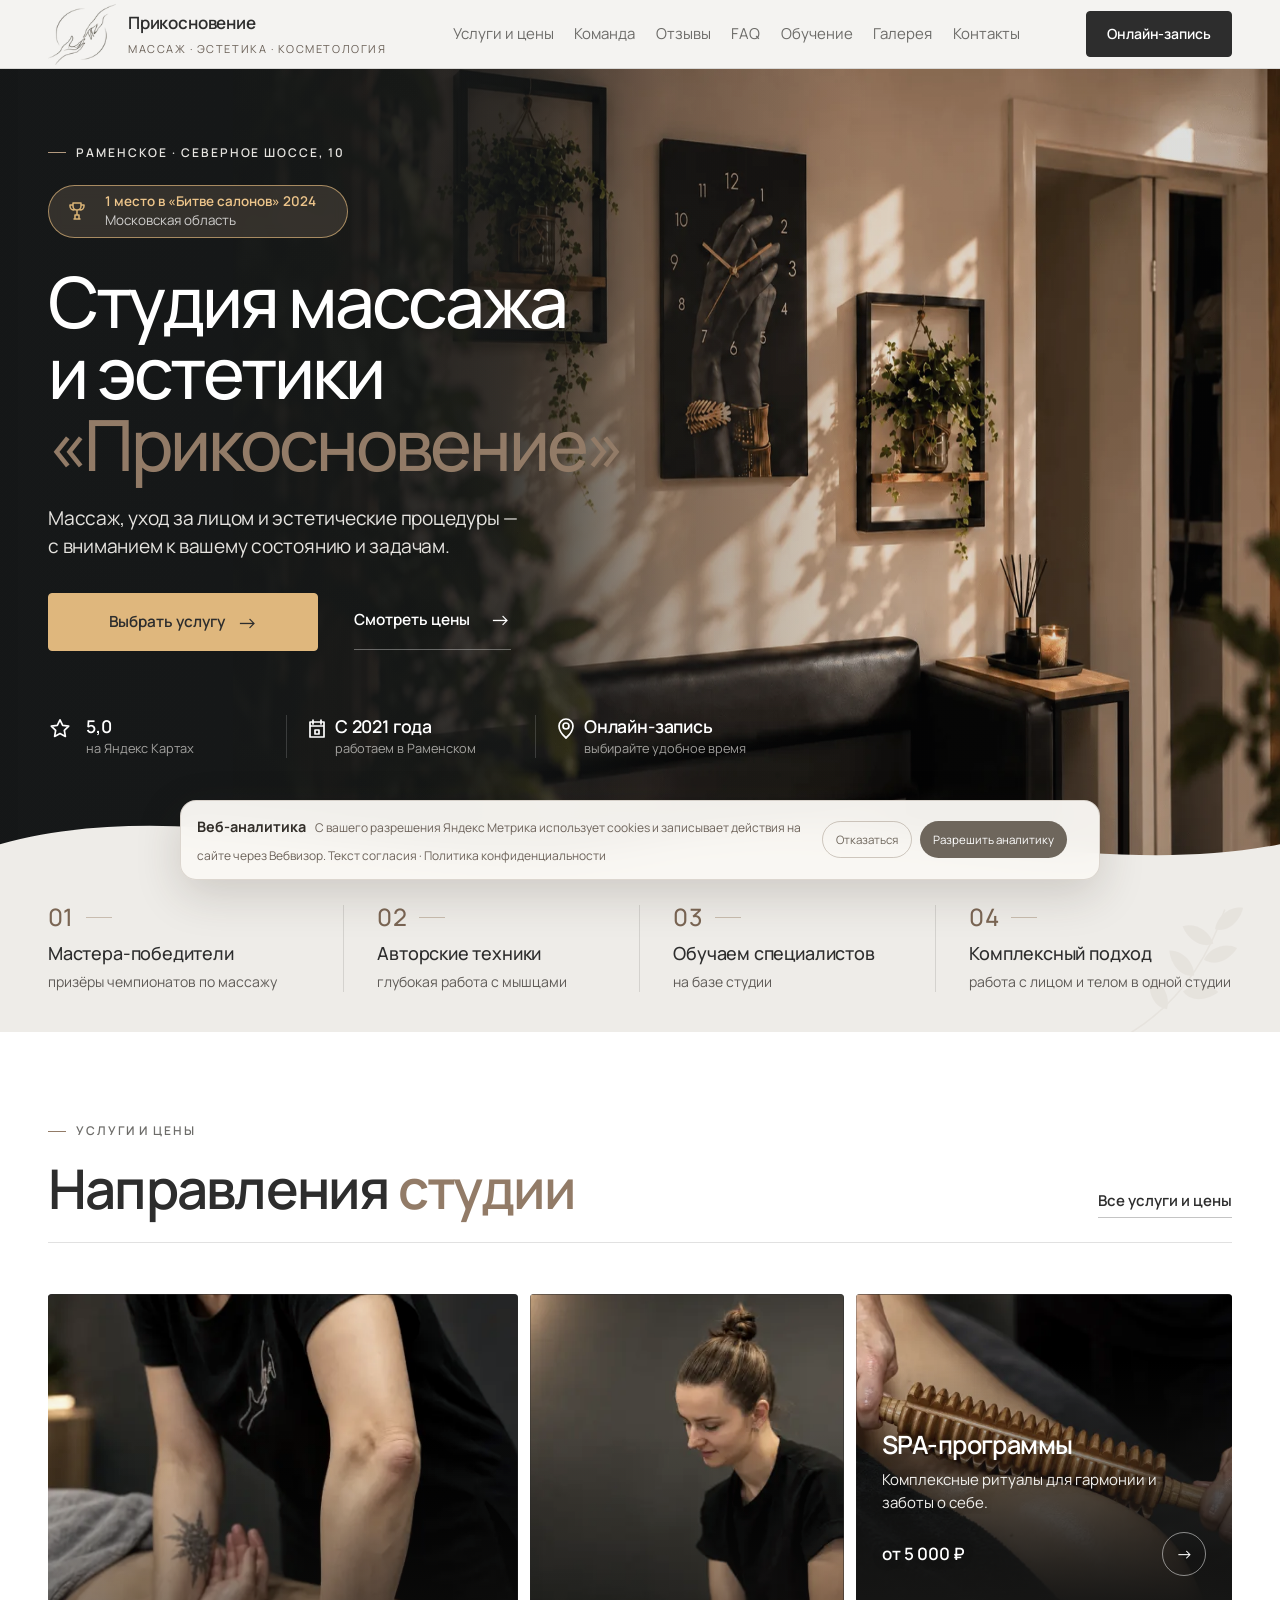
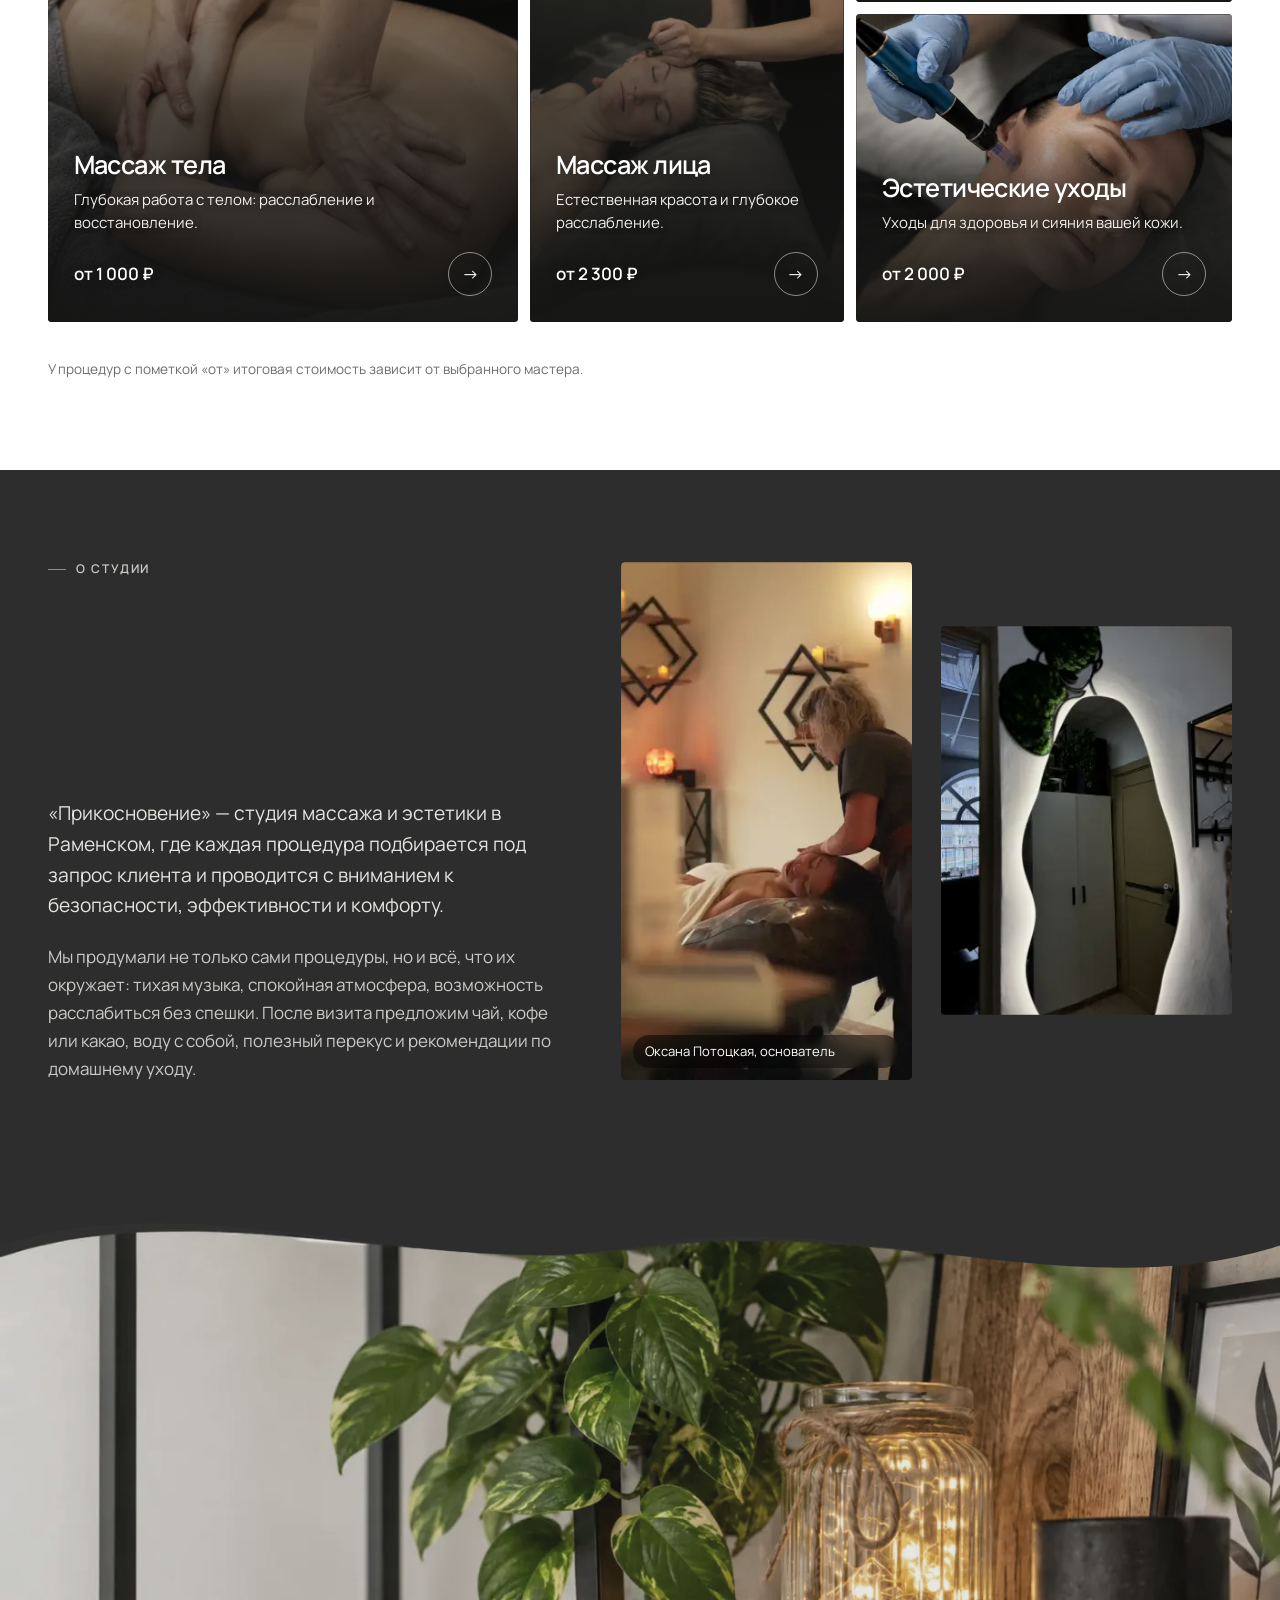
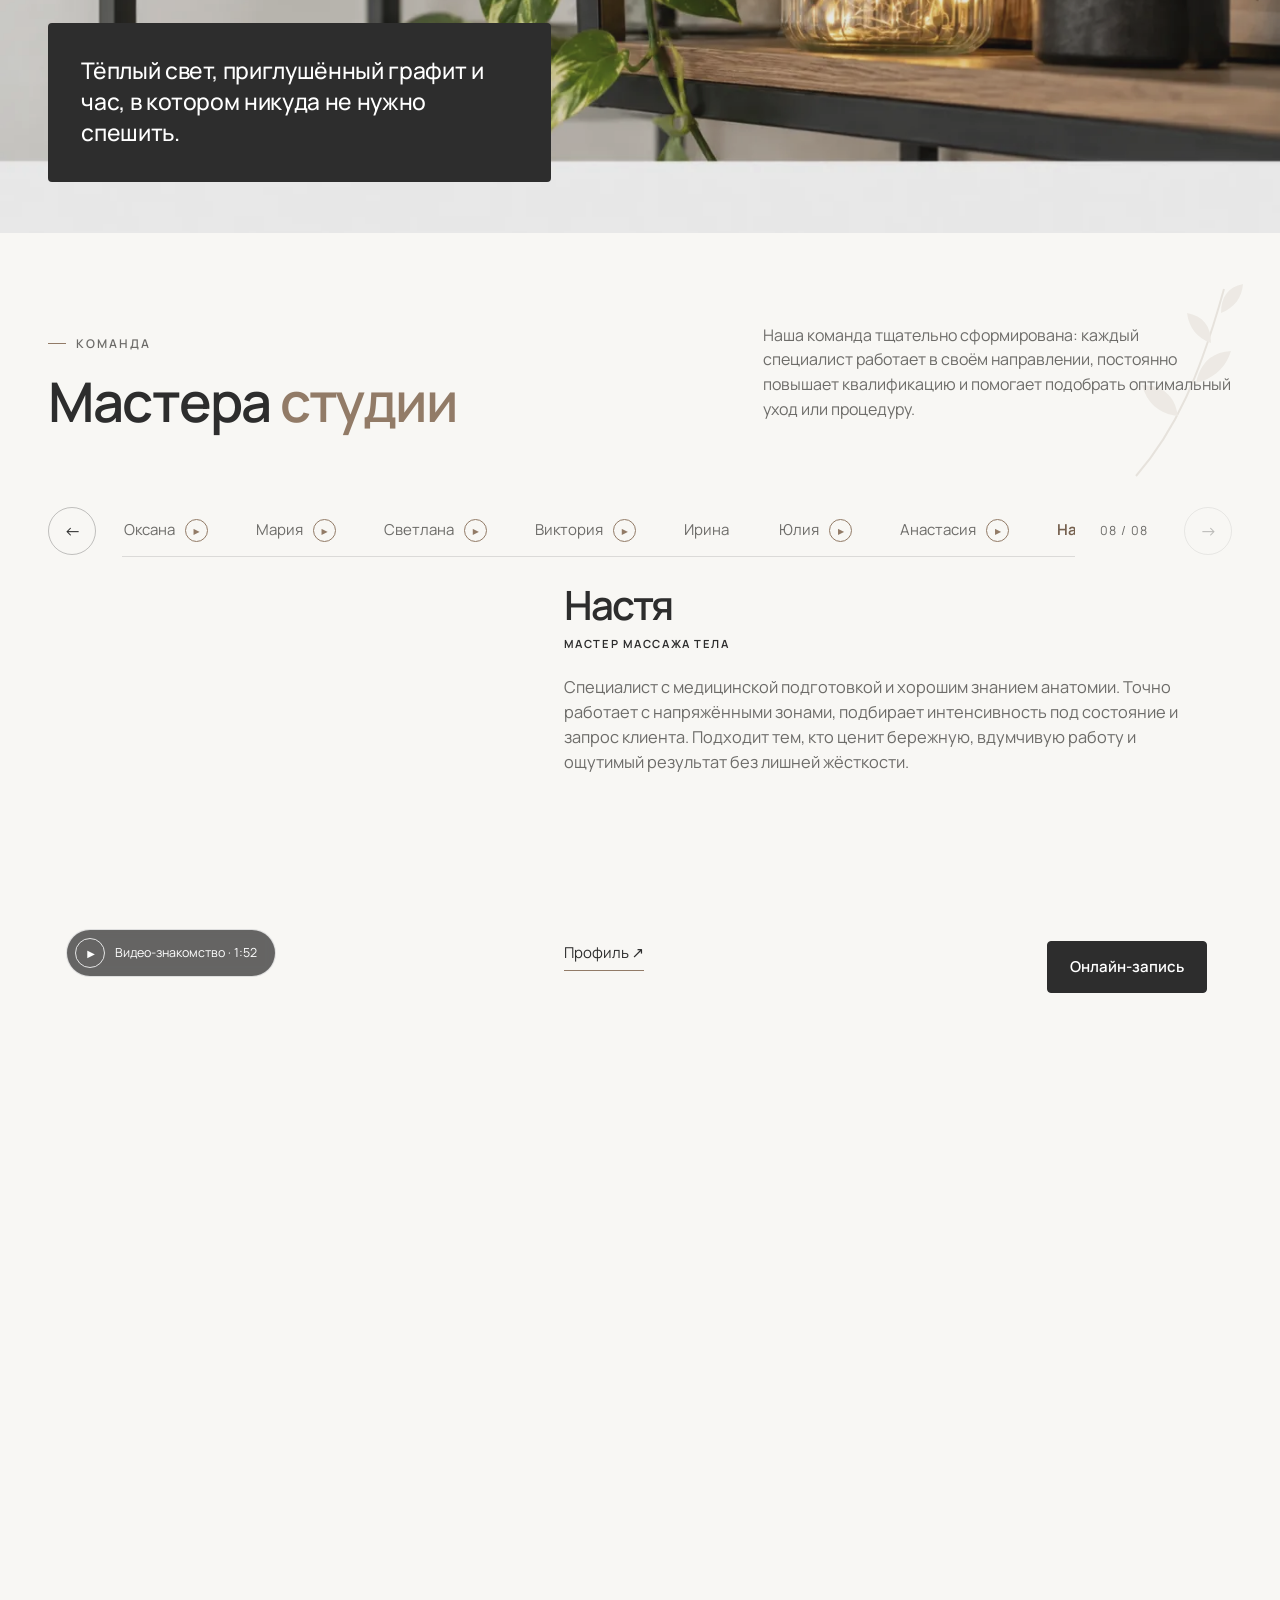
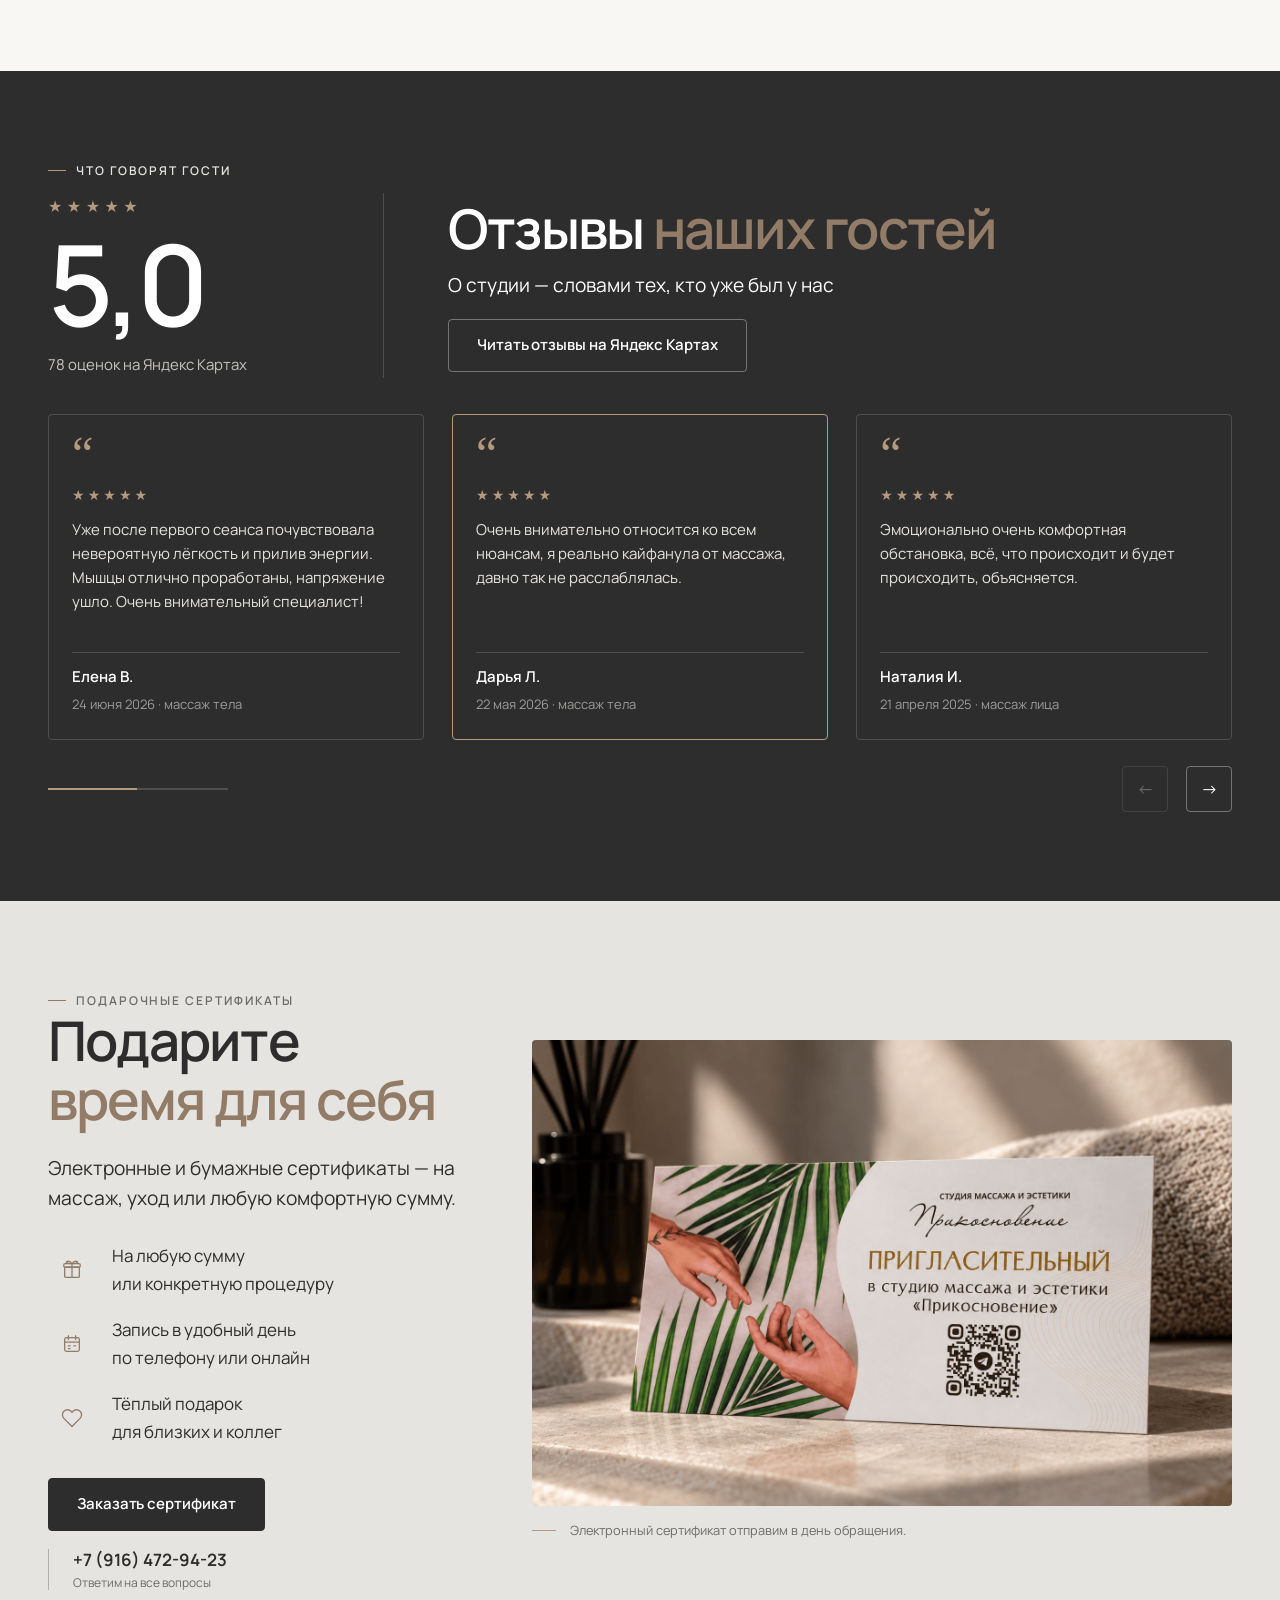
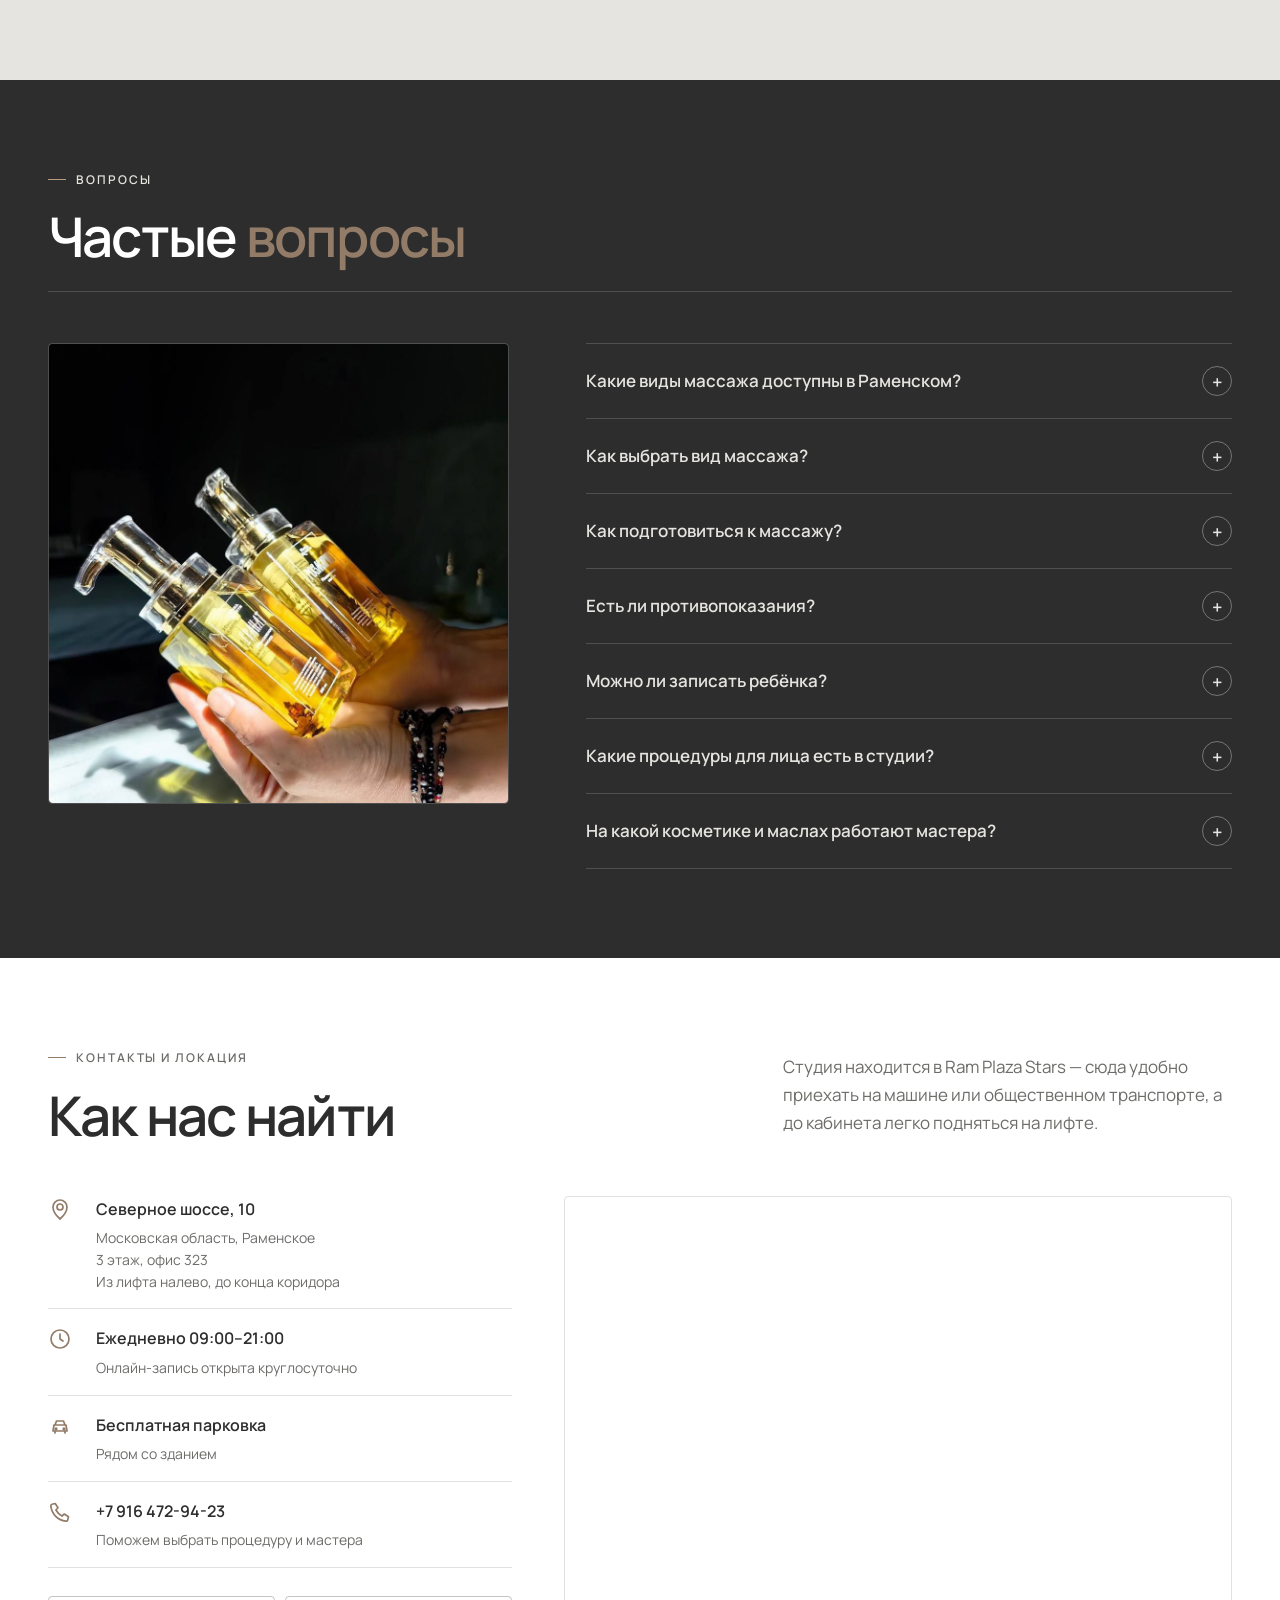
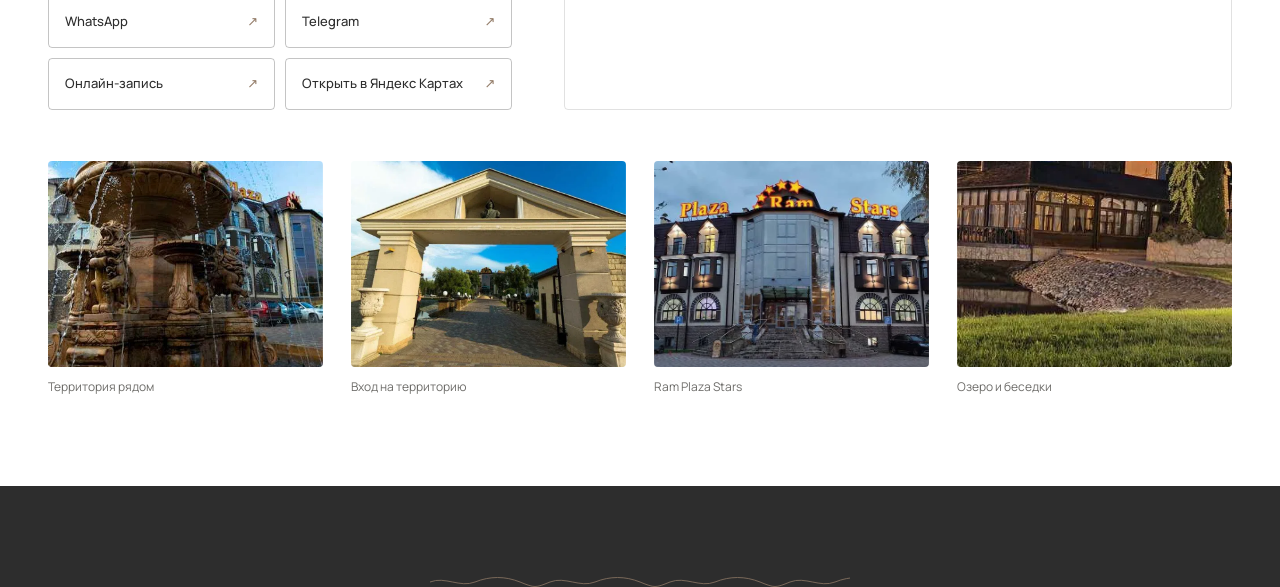
<file: index.html>
<!doctype html>
<html lang="ru">
<head>
  <meta charset="utf-8">
  <meta name="viewport" content="width=device-width, initial-scale=1">
  <meta name="description" content="Студия массажа и эстетики «Прикосновение» в Раменском: массаж лица и тела, SPA-программы, пилинги и уходы. Северное шоссе, 10. Ежедневно 09:00–21:00, онлайн-запись.">
  <meta name="theme-color" content="#f4f3f1">
  <meta name="robots" content="index, follow, max-image-preview:large, max-snippet:-1">
  <link rel="canonical" href="https://ramprikosnovenie.ru/">
  <meta property="og:type" content="website">
  <meta property="og:site_name" content="Прикосновение">
  <meta property="og:locale" content="ru_RU">
  <meta property="og:url" content="https://ramprikosnovenie.ru/">
  <meta property="og:title" content="Студия массажа и эстетики «Прикосновение» — Раменское">
  <meta property="og:description" content="Массаж лица и тела, SPA-программы, косметология и уходы Casmara. Раменское, Северное шоссе, 10. Ежедневно 09:00–21:00, онлайн-запись.">
  <meta property="og:image" content="https://ramprikosnovenie.ru/assets/images/og-image.jpg">
  <meta property="og:image:width" content="1200">
  <meta property="og:image:height" content="630">
  <meta property="og:image:alt" content="Студия массажа и эстетики «Прикосновение», Раменское">
  <meta name="twitter:card" content="summary_large_image">
  <meta name="twitter:title" content="Студия массажа и эстетики «Прикосновение» — Раменское">
  <meta name="twitter:description" content="Массаж лица и тела, SPA-программы, косметология и уходы Casmara. Раменское, Северное шоссе, 10.">
  <meta name="twitter:image" content="https://ramprikosnovenie.ru/assets/images/og-image.jpg">
  <title>Прикосновение — студия массажа и эстетики в Раменском</title>
  <link rel="icon" type="image/png" sizes="32x32" href="assets/images/favicon-32.png">
  <link rel="icon" type="image/png" sizes="192x192" href="assets/images/favicon-192.png">
  <link rel="apple-touch-icon" sizes="180x180" href="assets/images/apple-touch-icon.png">
  <link rel="preconnect" href="https://fonts.googleapis.com">
  <link rel="preconnect" href="https://fonts.gstatic.com" crossorigin>
  <link rel="preload" as="style" href="https://fonts.googleapis.com/css2?family=Manrope:wght@400;500;600;700&display=swap" onload="this.onload=null;this.rel='stylesheet'">
  <noscript><link rel="stylesheet" href="https://fonts.googleapis.com/css2?family=Manrope:wght@400;500;600;700&display=swap"></noscript>
  <link rel="preload" as="image" href="assets/images/hero-interior-client.webp" media="(min-width: 821px)" fetchpriority="high">
  <link rel="preload" as="image" href="assets/images/hero-interior-mobile-640.jpg" media="(max-width: 820px)" fetchpriority="high">
  <style>
    /* Критический фон первого экрана: браузер начинает загрузку до styles.css. */
    .hero__bg { background-image: url('assets/images/hero-interior-client.webp'); }
    @media (max-width: 820px) {
      .hero__bg { background-image: url('assets/images/hero-interior-mobile-640.jpg'); }
    }
  </style>
  <!-- Стили первого экрана встроены (собраны из styles.css), полный файл грузится без блокировки отрисовки.
       После правок styles.css этот блок нужно пересобрать. -->
  <style id="critical-css">@keyframes heroZoom{to{transform:scale(1)}}@keyframes riseIn{0%{opacity:0;translate:0 24px}}@keyframes fadeIn{0%{opacity:0}}@keyframes archIn{0%{clip-path:inset(18% 12%0 12%round 50% 50%0 0/34% 34%0 0);scale:1.14}to{clip-path:inset(0 round 0);scale:1}}@keyframes parallaxDrift{to{translate:0 14%}}@keyframes parallaxFloat{0%{translate:0 48px}to{translate:0-48px}}@keyframes pageOut{to{opacity:0;translate:0-10px}}@keyframes pageIn{0%{opacity:0;translate:0 16px}}:root{--graphite:#2d2d2d;--graphite-2:#3b3b3a;--gray:#6d6c69;--gray-light:#e6e4e0;--bg:#f4f3f1;--strip:#eeece8;--white:#ffffff;--wood:#927b67;--warm:#b39a7f;--accent-fill:#d5b37f;--heading-accent:#927b67;--line:rgba(45, 45, 45, .14);--line-strong:rgba(45, 45, 45, .28);--line-dark:rgba(255, 255, 255, .16);--line-dark-strong:rgba(255, 255, 255, .34);--font-display:"Manrope", "Onest", "Plus Jakarta Sans", "Segoe UI", system-ui, sans-serif;--font-body:"Manrope", "Onest", "Segoe UI", system-ui, sans-serif;--font-serif:Georgia, "Noto Serif", "Times New Roman", serif;--type-h1:clamp(2.7rem, 1.45rem + 3.4vw, 4.5rem);--type-h2:clamp(2.25rem, 1.62rem + 2.25vw, 3.7rem);--type-h3:clamp(1.25rem, 1.08rem + .62vw, 1.75rem);--type-heading-line:1.08;--type-heading-track:-.032em;--shell:1416px;--gutter:clamp(20px, 4vw, 48px);--col-gap:clamp(20px, 2.2vw, 32px);--section-space:clamp(52px, 6vw, 96px);--radius-card:4px;--radius-card-feature:12px;--radius-button:4px;--control-sm:44px;--control-md:52px;--control-lg:58px;--image-interior:saturate(.82) contrast(1.02) brightness(.96);--image-portrait:saturate(.88) contrast(1.02) brightness(.98);--image-overlay:saturate(.78) contrast(1.04) brightness(.82);--ease:cubic-bezier(.2, .6, .25, 1);--ease-out:cubic-bezier(.16, 1, .3, 1);--dur:420ms;--mirror-mask:url('data:image/svg+xml;utf8,<svg xmlns="http://www.w3.org/2000/svg" viewBox="0 0 100 100" preserveAspectRatio="none"><path d="M0,11 C16,1 34,17 50,11 C66,5 84,21 100,11 L100,100 L0,100 Z" fill="black"/></svg>');--mirror-mask-bottom:url('data:image/svg+xml;utf8,<svg xmlns="http://www.w3.org/2000/svg" viewBox="0 0 100 100" preserveAspectRatio="none"><path d="M0,0 L100,0 L100,93 C84,100 66,87 50,93 C34,99 16,86 0,93 Z" fill="black"/></svg>');--wave-rule:url('data:image/svg+xml;utf8,<svg xmlns="http://www.w3.org/2000/svg" width="120" height="12" viewBox="0 0 120 12"><path d="M0 6 C 15 0 30 12 45 6 S 75 0 90 6 S 105 12 120 6" fill="none" stroke="%23927b67" stroke-width="1"/></svg>');--wave-rule-dark:url('data:image/svg+xml;utf8,<svg xmlns="http://www.w3.org/2000/svg" width="120" height="12" viewBox="0 0 120 12"><path d="M0 6 C 15 0 30 12 45 6 S 75 0 90 6 S 105 12 120 6" fill="none" stroke="%23b39a7f" stroke-width="1"/></svg>')}*,::after,::before{box-sizing:border-box}html{scroll-behavior:smooth;scroll-padding-top:96px;overflow-x:clip;scrollbar-width:thin;scrollbar-color:var(--graphite) var(--strip)}html::-webkit-scrollbar{width:11px}html::-webkit-scrollbar-track{background:var(--strip)}html::-webkit-scrollbar-thumb{min-height:56px;border:3px solid var(--strip);border-radius:999px;background:var(--graphite)}html::-webkit-scrollbar-thumb:hover{background:var(--wood)}html::-webkit-scrollbar-thumb:active{background:#806852}body{margin:0;min-width:320px;background:var(--white);color:var(--graphite);font-family:var(--font-body);font-size:clamp(1rem,.96rem + .2vw,1.0625rem);line-height:1.65;-webkit-font-smoothing:antialiased;overflow-x:clip}img{display:block;max-width:100%;height:auto}a{color:inherit;text-decoration:none}button,input{font:inherit;color:inherit}p{margin:0 0 1.1em}p:last-child{margin-bottom:0}h1,h2,h3,h4{margin:0;font-family:var(--font-display);font-weight:600;line-height:var(--type-heading-line);letter-spacing:var(--type-heading-track);text-wrap:balance}h1{font-size:var(--type-h1);line-height:1.04}h2{font-size:var(--type-h2)}em{font-style:normal}.reviews__copy h2 em,h1 .accent,h1 em,h2 .accent,h2 em,h3 .accent,h3 em,h4 .accent,h4 em{color:var(--heading-accent);font-style:normal;font-weight:inherit}::selection{background:var(--graphite);color:var(--white)}.sr-only{position:absolute;width:1px;height:1px;padding:0;margin:-1px;overflow:hidden;clip:rect(0 0 0 0);white-space:nowrap;border:0}.skip-link{position:fixed;left:16px;top:-80px;z-index:999;padding:12px 20px;background:var(--graphite);color:var(--white);border-radius:var(--radius-button);transition:top .2s var(--ease)}.skip-link:focus{top:16px}.shell{width:min(var(--shell),100% - var(--gutter)*2);margin-inline:auto}.section{padding-block:var(--section-space)}.section--white{background:var(--white)}#catalog.section--white,.section--graphite{background:var(--graphite)}.section--graphite{color:var(--gray-light)}.section--graphite h1,.section--graphite h2,.section--graphite h3{color:var(--white)}.section--graphite em,body[data-page=training] .training-page-hero h1 em{color:var(--heading-accent)}.eyebrow{display:flex;align-items:center;gap:10px;margin:0 0 18px;color:var(--gray);font-family:var(--font-display);font-size:.75rem;font-weight:600;letter-spacing:.16em;text-transform:uppercase}.eyebrow::before,.site-nav a::after{content:"";height:1px;background:var(--wood)}.eyebrow::before{width:18px;flex:none}.section--graphite .eyebrow{color:var(--gray-light)}.section--graphite .eyebrow::before{background:var(--warm)}.section-head{display:grid;grid-template-columns:minmax(0,7fr) minmax(0,4fr);align-items:end;gap:var(--col-gap);margin-bottom:clamp(28px,3.5vw,48px);padding-bottom:26px;border-bottom:1px solid var(--line)}.lead{font-size:clamp(1.05rem,1rem + .35vw,1.2rem);line-height:1.6;color:var(--gray)}.section--graphite .lead{color:var(--gray-light)}.button{display:inline-flex;align-items:center;justify-content:center;min-height:var(--control-md);padding:13px 28px;border:1px solid var(--graphite);border-radius:var(--radius-button);background:var(--graphite);color:var(--white);font-family:var(--font-display);font-size:.9375rem;font-weight:600;letter-spacing:-.005em;text-align:center;cursor:pointer;transition:background var(--dur) var(--ease),border-color var(--dur) var(--ease),color var(--dur) var(--ease),transform var(--dur) var(--ease),box-shadow var(--dur) var(--ease)}.button:hover{background:var(--graphite-2);border-color:var(--graphite-2);transform:translateY(-2px);box-shadow:0 10px 22px rgba(38,38,38,.16)}.button:active{transform:translateY(0);box-shadow:none}.button--light{background:var(--white);border-color:var(--white);color:var(--graphite)}.button--light:hover{background:var(--gray-light);border-color:var(--gray-light)}.button--sm{min-height:var(--control-sm);padding:10px 20px;font-size:.875rem}.button-row{display:flex;flex-wrap:wrap;align-items:center;gap:16px 28px}.text-link{display:inline-flex;align-items:center;gap:8px;padding-bottom:4px;border-bottom:1px solid var(--line-strong);font-family:var(--font-display);font-weight:600;font-size:.9375rem;transition:color var(--dur) var(--ease),border-color var(--dur) var(--ease)}.text-link:hover{color:var(--wood);border-bottom-color:var(--wood)}.text-link--light{color:var(--white);border-bottom-color:var(--line-dark-strong)}.text-link--light:hover{color:var(--warm);border-bottom-color:var(--warm)}.site-header{position:sticky;top:0;z-index:60;background:var(--bg);border-bottom:1px solid var(--line);container-type:scroll-state;container-name:header}.header-inner{display:grid;grid-template-columns:auto minmax(0,1fr) auto;align-items:center;gap:clamp(20px,3vw,44px);min-height:68px;transition:min-height var(--dur) var(--ease)}@container header scroll-state(stuck: top){.header-inner{min-height:68px}}.brand{display:inline-flex;align-items:center;gap:12px}.brand__logo{width:54px;height:54px;flex:none;filter:brightness(.38) saturate(.85)}.site-header .brand__logo{width:68px;height:68px;display:block}.brand__name{display:block;font-family:var(--font-display);font-size:1.0625rem;font-weight:600;letter-spacing:-.01em}.brand__tag{display:block;margin-top:3px;color:#6b6158;font-size:.6875rem;letter-spacing:.14em;text-transform:uppercase;opacity:1}.site-nav{display:flex;justify-content:center;gap:clamp(18px,2.4vw,34px)}.site-nav a{position:relative;padding-block:6px;color:var(--gray);font-size:.9375rem;transition:color var(--dur) var(--ease)}.site-nav a::after{position:absolute;left:0;bottom:0;width:0;transition:width var(--dur) var(--ease)}.site-nav a.active,.site-nav a:hover{color:var(--graphite)}.site-nav a.active::after,.site-nav a:hover::after{width:100%}.menu-toggle{display:none;width:46px;height:46px;padding:13px;border:1px solid var(--line-strong);border-radius:var(--radius-button);background:0 0;cursor:pointer}.menu-toggle span:not(.sr-only){display:block;width:100%;height:1px;margin:5px 0;background:var(--graphite);transition:transform .3s var(--ease),opacity .2s var(--ease)}.hero{position:relative;isolation:isolate;display:grid;align-items:start;min-height:clamp(680px,calc(100svh - 84px),860px);padding-block:74px clamp(92px,9vw,126px);background:var(--graphite);overflow:hidden;mask-image:var(--mirror-mask-bottom);-webkit-mask-image:var(--mirror-mask-bottom);mask-size:100% 100%;-webkit-mask-size:100% 100%;mask-repeat:no-repeat;-webkit-mask-repeat:no-repeat}.hero-block .hero{mask-image:url('data:image/svg+xml;utf8,<svg xmlns="http://www.w3.org/2000/svg" viewBox="0 0 100 100" preserveAspectRatio="none"><path d="M0,0 L100,0 L100,95 C84,100 66,89 50,95 C34,100 16,88 0,95 Z" fill="black"/></svg>');-webkit-mask-image:url('data:image/svg+xml;utf8,<svg xmlns="http://www.w3.org/2000/svg" viewBox="0 0 100 100" preserveAspectRatio="none"><path d="M0,0 L100,0 L100,95 C84,100 66,89 50,95 C34,100 16,88 0,95 Z" fill="black"/></svg>')}.hero__bg{position:absolute;inset:0;z-index:0;background-image:url(assets/images/hero-interior-client.webp);background-size:cover;background-position:calc(50% + 105px) center;transform:scale(1.035);animation:heroZoom 7s var(--ease) forwards}.hero:not(.hero--chair) .hero__bg{filter:saturate(.86) contrast(1.02) brightness(.97)}.hero__bg::after{content:"";position:absolute;inset:0;background:linear-gradient(rgba(33,51,55,.12),rgba(33,51,55,.12)),linear-gradient(90deg,rgba(22,23,23,.98)0,rgba(22,23,23,.94) 28%,rgba(22,23,23,.78) 40%,rgba(22,23,23,.28) 52%,rgba(22,23,23,0) 68%)}#team>.shell,.hero__inner{position:relative;z-index:1}.hero__copy{max-width:46rem}.hero__title{margin-bottom:24px;font-size:clamp(3rem,1.7rem + 3.4vw,4.5rem);line-height:1.01;letter-spacing:-.042em}.hero__title,.hero__title em,.procedure-menu__rows summary strong{font-weight:500}.hero__lead{max-width:35em;margin-bottom:32px;color:rgba(255,255,255,.9);font-size:clamp(1.02rem,.94rem + .32vw,1.2rem);font-weight:400;line-height:1.48;letter-spacing:-.012em}.hero__award{display:inline-grid;grid-template-columns:28px minmax(0,1fr);align-items:center;gap:12px;width:min(300px,100%);margin:4px 0 30px;padding:7px 16px;border:1px solid rgba(223,183,125,.68);border-radius:999px;background:rgba(55,50,45,.96);box-shadow:none;backdrop-filter:blur(7px);color:rgba(247,238,224,.92);font-size:.84rem;line-height:1.3;letter-spacing:0}.hero__award svg{width:24px;height:24px;fill:none;stroke-width:1.55;stroke-linecap:round;stroke-linejoin:round}.hero__award span{display:grid;gap:2px}.hero__award strong{color:#edc58b;font-weight:600}.hero__award small{color:rgba(255,255,255,.76);font-size:inherit;font-weight:400}.hero .button-row{gap:18px 36px}.hero .button--light,.hero .text-link{min-height:56px;font-size:.96rem;font-weight:600}.hero .button--light{min-width:270px;padding-block:11px;background:#dfb77d;border-color:#dfb77d}.hero .button--light:hover{background:#edc991;border-color:#edc991}.hero .button--light span,.hero .text-link span{margin-left:12px;font-size:1.35em;font-weight:400}.hero .text-link{padding-top:0}@media (min-width:821px){.hero:not(.hero--chair) .hero__bg{background-size:84% 100%;background-repeat:no-repeat;background-position:calc(100% + 28px) center}body[data-page=home] .hero__title{padding-top:28px}body[data-page=home] .hero__facts{margin-top:64px}}.hero__facts{display:flex;flex-wrap:wrap;align-items:flex-start;margin:74px 0 0;padding-top:0;border-top:0}.hero__facts>div{position:relative;flex:1 1 0;min-width:0;max-width:none;padding:0 24px 0 48px;border-left:1px solid var(--line-dark)}.hero__facts>div:first-child{padding-left:38px;border-left:0}.hero__facts>div>svg{position:absolute;left:18px;top:2px;width:24px;height:24px;fill:none;stroke:var(--white);stroke-width:1.7;stroke-linecap:round;stroke-linejoin:round}.hero__facts>div:first-child>svg{left:0}.hero__facts dt{white-space:nowrap;color:var(--white);font-family:var(--font-display);font-size:1.1rem;font-weight:600;line-height:1.25;letter-spacing:-.01em}.hero__facts dd{margin:3px 0 0;color:var(--gray-light);opacity:.68;font-size:.8rem;line-height:1.4}.hero-block,.trust-strip{background:var(--strip)}.trust-strip{position:relative;overflow:hidden;padding:20px 0 40px}.trust-grid{position:relative;z-index:1;display:grid;grid-template-columns:repeat(4,minmax(0,1fr))}.trust-item{padding:0 clamp(20px,2.6vw,36px);border-right:1px solid rgba(70,65,60,.15)}.trust-item:first-child{padding-left:0}.trust-item:last-child{padding-right:0;border-right:0}.trust-item__top{display:flex;align-items:center;gap:12px;margin-bottom:13px}.trust-number{font-family:var(--font-display);font-size:1.5rem;font-weight:500;line-height:1;letter-spacing:.02em;color:#7a6553}.trust-dash{flex:none;width:26px;height:1px;background:rgba(154,128,105,.45)}.trust-title{margin:0 0 7px;font-family:var(--font-display);font-size:1.125rem;font-weight:500;line-height:1.25;letter-spacing:-.01em;color:var(--graphite)}.trust-text{margin:0;font-size:.875rem;line-height:1.45;color:#5f5b57}.trust-leaf{position:absolute;z-index:0;right:clamp(-24px,-1.2vw,0px);bottom:-14px;width:clamp(140px,15vw,210px);height:auto;color:var(--wood);opacity:.075;pointer-events:none}#services{padding-top:clamp(40px,4.5vw,64px)}.video-modal{position:fixed;inset:0;z-index:230;display:none;place-items:center;padding:16px;background:rgba(22,22,22,.92);backdrop-filter:blur(8px)}.video-modal__frame{display:grid;place-items:center;width:min(calc(100dvw - 32px),1100px);height:calc(100dvh - 32px);min-height:0;overflow:hidden}.video-modal video{display:block;width:auto;height:100%;max-width:100%;max-height:calc(100dvh - 32px);object-fit:contain;border-radius:4px;background:#111;box-shadow:0 20px 70px rgba(0,0,0,.42)}.video-modal__close{position:absolute;top:16px;right:16px;z-index:2;display:grid;place-items:center;width:48px;height:48px;border:1px solid rgba(255,255,255,.45);border-radius:50%;background:rgba(20,20,20,.25);color:var(--white);font-size:1.5rem;cursor:pointer}.video-modal__close:hover{border-color:var(--white)}.lightbox{position:fixed;inset:0;z-index:200;display:none;place-items:center;padding:clamp(16px,4vw,56px);background:rgba(38,38,38,.96)}.lightbox figure{margin:0;max-width:min(1100px,100%)}.lightbox img{max-width:100%;max-height:78vh;margin-inline:auto;object-fit:contain}.lightbox figcaption{margin-top:16px;text-align:center;color:var(--gray-light);font-size:.875rem;letter-spacing:.06em}.lightbox button{position:absolute;display:grid;place-items:center;width:52px;height:52px;border:1px solid var(--line-dark-strong);border-radius:var(--radius-button);background:0 0;color:var(--white);font-size:1.25rem;cursor:pointer;transition:border-color var(--dur) var(--ease),color var(--dur) var(--ease)}.lightbox button:hover{border-color:var(--warm);color:var(--warm)}.lightbox-close{top:clamp(16px,3vw,32px);right:clamp(16px,3vw,32px)}.lightbox-next,.lightbox-prev{top:50%;transform:translateY(-50%)}.lightbox-prev{left:clamp(12px,2vw,32px)}.lightbox-next{right:clamp(12px,2vw,32px)}.mobile-actions{display:none;position:fixed;left:0;right:0;bottom:0;z-index:70;background:var(--graphite);border-top:1px solid var(--line-dark)}.mobile-actions a{flex:1;padding:15px 8px;text-align:center;color:var(--white);font-family:var(--font-display);font-size:.875rem;font-weight:500;border-right:1px solid var(--line-dark)}.mobile-actions a:last-child{border-right:0;background:var(--wood)}.carousel__btn:hover:not(:disabled){background:var(--graphite);border-color:var(--graphite);color:var(--white)}.section--graphite .carousel__btn:hover:not(:disabled){background:var(--white);border-color:var(--white);color:var(--graphite)}.reveal{--reveal-delay:calc(var(--i, 0) * 120ms);opacity:0;translate:0 28px;transition:opacity 1100ms var(--ease-out) var(--reveal-delay),translate 1400ms var(--ease-out) var(--reveal-delay),transform var(--dur) var(--ease),box-shadow var(--dur) var(--ease)}.reveal.visible{opacity:1;translate:none}@media (max-width:1024px){.section-head{grid-template-columns:minmax(0,1fr)}.trust-grid{grid-template-columns:repeat(2,minmax(0,1fr));row-gap:26px}.trust-item:nth-child(2n+1){padding-left:0}.trust-item:nth-child(2n){padding-right:0;border-right:0}}@media (max-width:1180px){body{padding-bottom:56px}.menu-toggle{display:block;order:3}.header-cta,.site-nav a::after{display:none}.header-inner{grid-template-columns:minmax(0,1fr) auto;min-height:62px}.site-header .brand__logo{width:62px;height:62px}.brand,.brand>span{min-width:0}.brand__name,.brand__tag{overflow:hidden;text-overflow:ellipsis;white-space:nowrap}.site-nav,.site-nav a{border-bottom:1px solid var(--line)}.site-nav{position:fixed;left:0;right:0;top:var(--header-h, 62px);display:none;flex-direction:column;gap:0;max-height:calc(100vh - var(--header-h, 62px));overflow-y:auto;padding:8px var(--gutter) 24px;background:var(--bg)}.mobile-actions,.site-nav.open{display:flex}.site-nav a{padding:16px 0;font-family:var(--font-display);font-size:1.125rem;font-weight:500;color:var(--graphite)}}@media (max-width:820px){html{scroll-padding-top:80px}.hero{min-height:calc(100svh - 72px);padding-block:clamp(46px,10vw,72px) clamp(156px,30vw,184px)}.hero__bg{inset:0;background-image:url(assets/images/hero-interior-client.webp);background-position:58%center}.hero__bg::after{background:linear-gradient(180deg,rgba(23,24,24,.52)0,rgba(23,24,24,.76) 28%,rgba(23,24,24,.94) 58%,#171818 100%)}.hero__title{font-size:var(--type-h1)}.hero__lead br{display:none}.hero__facts{margin-top:42px}.hero__award{width:min(300px,100%);margin-bottom:26px;border-color:rgba(223,183,125,.3);background:rgba(55,50,45,.97)}}@media (max-width:560px){.hero__facts{display:grid;grid-template-columns:minmax(0,1fr);gap:0;margin-top:20px;padding-top:14px}.hero__award{width:min(280px,100%);padding:9px 13px;font-size:.68rem}.hero .button-row{align-items:stretch}.hero .button--light{width:100%;min-width:0;min-height:54px}.hero__facts>div,.hero__facts>div:first-child{max-width:none;min-width:0;padding:0 0 0 38px;border-left:0}.hero__facts>div+div{margin-top:14px;padding-top:14px;border-top:1px solid var(--line-dark)}.hero__facts>div:first-child>svg,.hero__facts>div>svg{left:0;top:2px}.hero__facts>div+div>svg{top:16px}.hero__facts dt{white-space:normal}.hero__facts dd{font-size:.8rem}.trust-strip{padding:18px 0 32px}.trust-grid{grid-template-columns:minmax(0,1fr);row-gap:0}.trust-item{padding:18px 0;border-right:0;border-top:1px solid rgba(70,65,60,.15)}.trust-item:first-child{padding-top:0;border-top:0}.trust-item:last-child{padding-bottom:0}.trust-item__top{margin-bottom:10px}.trust-leaf{display:none}.button,.button--sm{width:100%}.button-row{gap:14px}.lightbox-next,.lightbox-prev{top:auto;bottom:16px;transform:none}.lightbox-prev{left:16px}.lightbox-next{right:16px}}@media (max-width:260px){body{min-width:0}}@media (prefers-reduced-motion:reduce){html{scroll-behavior:auto}*,::after,::before{animation-duration:.01ms!important;animation-iteration-count:1!important;transition-duration:.01ms!important}.reveal{opacity:1;translate:none}}@media (max-width:820px){.text-link{padding-top:10px}.brand__tag{font-size:.5625rem;letter-spacing:.08em}}@media (max-width:340px){.brand__tag{font-size:.5rem;letter-spacing:.06em;white-space:normal;line-height:1.3}}.procedure-menu__visual :is(img,video){position:absolute;inset:0;width:100%;height:100%;object-fit:cover;object-position:center 56%;filter:saturate(.75) brightness(.72) contrast(1.05)}body[data-page=home]{--home-section-space:clamp(64px, 7vw, 104px);--home-heading-space:clamp(32px, 4vw, 52px);--home-title-size:clamp(2.25rem, 1.62rem + 2.25vw, 3.7rem)}body[data-page=home] #reviews,body[data-page=home] #services,body[data-page=home] #team,body[data-page=home] .section{padding-block:var(--home-section-space)}body[data-page=home] .section h2{color:var(--graphite);font-size:var(--home-title-size);line-height:1.08;letter-spacing:var(--type-heading-track)}body[data-page=home] .section h2 .accent,body[data-page=home] .section h2 em,body[data-page=services] .procedure-menu h2 span{color:var(--heading-accent)}body[data-page=home] #team .section-head,body[data-page=home] .section-head{margin-bottom:var(--home-heading-space);padding-bottom:24px}@media (max-width:820px){body[data-page=home]{--home-section-space:clamp(52px, 14vw, 72px);--home-heading-space:clamp(28px, 8vw, 40px);--home-title-size:clamp(2.15rem, 10.5vw, 3.25rem)}body[data-page=home] #team .section-head,body[data-page=home] .section-head{padding-bottom:20px}}body[data-page=services] .procedure-menu__visual :is(img,video){filter:var(--image-overlay)}body[data-page=gallery],body[data-page=home],body[data-page=services],body[data-page=services] .procedure-menu,body[data-page=services] .site-header{background:var(--bg)}.hero__award svg{stroke:#d9b376}@media (max-width:820px){body[data-page=home]{--gutter:clamp(24px, 7.45vw, 32px);--home-section-space:clamp(48px, 12vw, 64px);padding-bottom:0}body[data-page=home] .mobile-actions{display:none}body[data-page=home] .site-header{border-bottom:0;background:#f7f6f3}body[data-page=home] .header-inner{min-height:54px}body[data-page=home] .brand{gap:10px}body[data-page=home] .brand__logo{width:42px;height:42px;transform:scale(1.08)}body[data-page=home] .brand__name{font-size:.92rem}body[data-page=home] .brand__tag{margin-top:1px;font-size:.51rem;letter-spacing:.15em}body[data-page=home] .menu-toggle{width:32px;height:38px;padding:7px 2px;border:0;border-radius:0}body[data-page=home] .menu-toggle span:not(.sr-only){height:2px;margin:5px 0}body[data-page=home] .hero{min-height:658px;padding:150px 0 48px;align-items:start}body[data-page=home] .hero-block .hero{mask-image:url('data:image/svg+xml;utf8,<svg xmlns="http://www.w3.org/2000/svg" viewBox="0 0 100 100" preserveAspectRatio="none"><path d="M0,0 L100,0 L100,96 C82,100 67,91 50,96 C33,101 17,90 0,96 Z" fill="black"/></svg>');-webkit-mask-image:url('data:image/svg+xml;utf8,<svg xmlns="http://www.w3.org/2000/svg" viewBox="0 0 100 100" preserveAspectRatio="none"><path d="M0,0 L100,0 L100,96 C82,100 67,91 50,96 C33,101 17,90 0,96 Z" fill="black"/></svg>')}body[data-page=home] .hero__bg{background-image:url(assets/images/hero-interior-mobile-640.jpg);background-size:cover;background-position:bottom;background-repeat:no-repeat;background-color:#151616;transform:none;animation:none}body[data-page=home] .hero__bg::after{background:linear-gradient(rgba(38,50,51,.06),rgba(38,50,51,.06)),linear-gradient(180deg,rgba(18,19,19,.06)0,rgba(18,19,19,.12) 25%,rgba(18,19,19,.72) 53%,rgba(18,19,19,.98) 88%,#151616 100%)}body[data-page=home] .hero__copy{max-width:650px}body[data-page=home] .hero__topline{transform:translateY(-128px)}body[data-page=home] .hero .eyebrow{margin-bottom:6px;font-size:.67rem;letter-spacing:.14em}body[data-page=home] .hero__award{width:min(280px,100%);margin:0 0 14px;padding:9px 14px;background:rgba(56,50,44,.83);font-size:.72rem}body[data-page=home] .hero__award strong{white-space:nowrap}body[data-page=home] .hero__title{max-width:12em;margin-bottom:17px;font-size:clamp(2rem,7.8vw,2.2rem);line-height:1.11;letter-spacing:-.05em}body[data-page=home] .hero__lead{max-width:280px;margin-bottom:18px;font-size:clamp(.82rem,3.1vw,.9rem);line-height:1.5}body[data-page=home] .hero .button-row{display:grid;justify-items:start;gap:10px}body[data-page=home] .hero .button--light{width:auto;min-width:210px;min-height:38px;padding:7px 22px;font-size:.82rem}body[data-page=home] .hero .text-link{min-height:34px;margin-left:0;font-size:.78rem}body[data-page=home] .hero__facts{display:grid;grid-template-columns:repeat(3,minmax(0,1fr));gap:0;margin-top:30px;padding-top:0}body[data-page=home] .hero__facts>div,body[data-page=home] .hero__facts>div:first-child{min-width:0;margin:0;padding:0 12px 0 34px;border-top:0;border-left:1px solid rgba(255,255,255,.28)}body[data-page=home] .hero__facts>div:first-child{padding:0 12px 0 32px;border-left:0}body[data-page=home] .hero__facts>div+div>svg,body[data-page=home] .hero__facts>div>svg{left:10px;top:1px;width:20px;height:20px}body[data-page=home] .hero__facts>div:first-child>svg{top:1px;width:20px;height:20px;left:0}body[data-page=home] .hero__facts dt{white-space:normal;font-size:.78rem;line-height:1.2}body[data-page=home] .hero__facts dd{margin-top:4px;font-size:.72rem;line-height:1.35}body[data-page=home] .trust-strip{padding:30px 0 42px}body[data-page=home] .trust-grid{grid-template-columns:repeat(2,minmax(0,1fr));row-gap:0}body[data-page=home] .trust-item,body[data-page=home] .trust-item:nth-child(n){min-height:112px;padding:18px 20px;border-top:1px solid rgba(70,65,60,.14);border-right:1px solid rgba(70,65,60,.14)}body[data-page=home] .trust-item:nth-child(-n+2){padding-top:0;border-top:0}body[data-page=home] .trust-item:nth-child(odd){padding-left:0}body[data-page=home] .trust-item:nth-child(even){padding-right:0;border-right:0}body[data-page=home] .trust-item__top{margin-bottom:8px}body[data-page=home] .trust-number{font-size:1.22rem}body[data-page=home] .trust-dash{width:18px}body[data-page=home] .trust-title{margin-bottom:4px;font-size:.86rem}body[data-page=home] .trust-text{font-size:.72rem;line-height:1.35}body[data-page=home] .trust-leaf{display:block;width:130px;right:-38px;opacity:.055}body[data-page=home] #services{padding:44px 0 58px}body[data-page=home] #services .section-head{display:flex;flex-direction:column;align-items:flex-start;gap:14px;margin-bottom:24px;padding-bottom:0;border-bottom:0}body[data-page=home] #services .section-head .eyebrow{margin-bottom:16px}body[data-page=home] #services .section-head h2{font-size:clamp(2.1rem,8.4vw,2.55rem);line-height:1;white-space:nowrap}}@media (max-width:380px){body[data-page=home]{--gutter:18px}body[data-page=home] .brand__tag{max-width:196px;font-size:.51rem}body[data-page=home] .hero{min-height:658px;padding-top:150px}body[data-page=home] .hero__facts>div,body[data-page=home] .hero__facts>div:first-child{padding-right:7px}body[data-page=home] .trust-item,body[data-page=home] .trust-item:nth-child(n){padding-inline:12px}body[data-page=home] .trust-item:nth-child(odd){padding-left:0}body[data-page=home] .trust-item:nth-child(even){padding-right:0}}@media (max-width:560px){body[data-page=home] .hero__facts{position:relative;left:50%;width:100vw;margin-top:24px;margin-left:-50vw;padding:0 10px;grid-template-columns:repeat(3,minmax(0,1fr))}body[data-page=home] .hero__facts>div,body[data-page=home] .hero__facts>div:first-child{display:block;min-height:0;padding:0 7px;border-top:0;border-left:1px solid rgba(255,255,255,.28)}body[data-page=home] .hero__facts>div:first-child{border-left:0}body[data-page=home] .hero__facts>div+div>svg,body[data-page=home] .hero__facts>div:first-child>svg,body[data-page=home] .hero__facts>div>svg{display:none}body[data-page=home] .hero__facts dt{padding-left:0;white-space:nowrap;font-size:clamp(.76rem,3.45vw,.92rem)}body[data-page=home] .hero__facts dd{margin-top:3px;font-size:clamp(.7rem,3.2vw,.8rem);line-height:1.3}}.scroll-progress{position:fixed;top:0;left:0;right:0;z-index:80;height:3px}.scroll-progress span{display:block;height:100%;width:0%;background:linear-gradient(90deg,var(--wood),var(--accent-fill))}.totop{display:grid;place-content:center;position:fixed;z-index:75;left:20px;bottom:20px;width:52px;height:52px;border-radius:50%;border:1px solid var(--line-strong);background:var(--graphite);color:var(--white);font:600 20px/1 var(--font-display);box-shadow:0 12px 28px rgba(0,0,0,.22);pointer-events:none;transition:opacity .25s var(--ease),transform .25s var(--ease),visibility .25s,background-color .2s var(--ease)}.totop:hover{background:var(--wood)}.contact-fab,.contact-fab__menu,.totop{opacity:0;transform:translateY(8px);visibility:hidden}.contact-fab{position:fixed;z-index:75;right:20px;bottom:20px;pointer-events:none;transition:opacity .25s var(--ease),transform .25s var(--ease),visibility .25s}.contact-fab__menu{position:absolute;right:0;bottom:calc(100% + 12px);display:grid;gap:8px;justify-items:end;transition:opacity .2s var(--ease),transform .2s var(--ease),visibility .2s}.contact-fab__toggle{display:grid;place-content:center;width:52px;height:52px;padding:0;border-radius:50%;border:1px solid var(--line-strong);background:var(--wood);color:var(--white);font:600 10px/1 var(--font-display);letter-spacing:.08em;text-transform:uppercase;box-shadow:0 12px 28px rgba(0,0,0,.22);cursor:pointer;transition:background-color .2s var(--ease),border-color .2s var(--ease)}.contact-fab__icon{display:none;width:22px;height:22px;fill:none;stroke:currentColor;stroke-width:1.8;stroke-linecap:round;stroke-linejoin:round}.contact-fab__item{padding:10px 16px;border-radius:999px;background:var(--graphite);color:var(--white);border:1px solid var(--warm);font:500 13px/1 var(--font-body);white-space:nowrap;box-shadow:0 8px 20px rgba(0,0,0,.2)}@media (max-width:820px){body,body[data-page=services]{padding-bottom:0}.mobile-actions{display:none}.contact-fab,.totop{bottom:calc(14px + env(safe-area-inset-bottom,0))}.totop{left:14px;right:auto;width:46px;height:46px}.contact-fab{display:block;right:14px;opacity:1;visibility:visible;pointer-events:auto;transform:none}.contact-fab__toggle{width:46px;min-width:46px;height:46px;padding:0;border-radius:50%}.contact-fab__icon{display:block}.contact-fab__label,body[data-page=services] .mobile-actions,body[data-page=services] .services-showcase__facts>div::before{display:none}}@media (max-width:820px){body:is([data-page=home],[data-page=services],[data-page=training]) .site-header{position:sticky;top:0;background:#f7f6f3;border-bottom:0}body:is([data-page=home],[data-page=services],[data-page=training]) .header-inner{grid-template-columns:minmax(0,1fr) auto;gap:20px;min-height:54px}body:is([data-page=home],[data-page=services],[data-page=training]) .brand{gap:10px}body:is([data-page=home],[data-page=services],[data-page=training]) .brand__logo{width:42px;height:42px;transform:scale(1.08)}body:is([data-page=home],[data-page=services],[data-page=training]) .brand__name{font-size:.92rem}body:is([data-page=home],[data-page=services],[data-page=training]) .brand__tag{max-width:none;margin-top:1px;font-size:.51rem;letter-spacing:.15em}body:is([data-page=home],[data-page=services],[data-page=training]) .header-cta{display:none}body:is([data-page=home],[data-page=services],[data-page=training]) .menu-toggle{display:block;order:3;width:32px;height:38px;padding:7px 2px;border:0;border-radius:0}body:is([data-page=home],[data-page=services],[data-page=training]) .menu-toggle span:not(.sr-only){height:2px;margin:5px 0}}.hero__copy.reveal{opacity:1;translate:none}.hero__copy.reveal .hero__facts>div,.hero__copy.reveal>:not(h1){opacity:0;translate:0 22px;transition:opacity 1300ms var(--ease-out),translate 1600ms var(--ease-out)}.hero__copy.reveal>.hero__lead{transition-delay:600ms}.hero__copy.reveal>.button-row{transition-delay:760ms}.hero__copy.reveal>.hero__facts{opacity:1;translate:none}.hero__copy.reveal .hero__facts>div:nth-child(1){transition-delay:960ms}.hero__copy.reveal .hero__facts>div:nth-child(2){transition-delay:1080ms}.hero__copy.reveal .hero__facts>div:nth-child(3){transition-delay:1200ms}.hero__copy.visible .hero__facts>div,.hero__copy.visible>:not(h1){opacity:1;translate:none}.split .word{display:inline-block;clip-path:inset(-.3em -.4em -.16em -.4em)}.split .word__in{display:inline-block;translate:0 115%;transition:translate 1500ms var(--ease-out) calc(var(--w, 0)*72ms + 100ms)}.split-in .word__in{translate:none}.split-done .word{clip-path:none}.reveal :is(.direction__media,.about__figures img,.about__video,.gift-certificate__visual img,.faq__visual img,.contact-photos figure,.spa-highlight img,.training-fire img,.seminar-card__media img,.training-documents img,.master-slide__photo,.gallery-item img){clip-path:inset(14% 10%0 10%round 50% 50%0 0/30% 30%0 0);scale:1.12;transition:clip-path 1700ms var(--ease-out) calc(var(--reveal-delay, 0ms) + 130ms),scale 2300ms var(--ease-out) calc(var(--reveal-delay, 0ms) + 130ms),transform 500ms var(--ease),filter 500ms var(--ease)}.reveal.visible :is(.direction__media,.about__figures img,.about__video,.gift-certificate__visual img,.faq__visual img,.contact-photos figure,.spa-highlight img,.training-fire img,.seminar-card__media img,.training-documents img,.master-slide__photo,.gallery-item img){clip-path:inset(0 round 0);scale:1}.reveal .eyebrow::before{transform:scaleX(0);transform-origin:left center;transition:transform 1300ms var(--ease-out) calc(var(--reveal-delay, 0ms) + 400ms)}.reveal.visible .eyebrow::before{transform:none}:where(.button,.edu-button){position:relative;overflow:hidden;isolation:isolate}@supports (animation-timeline:scroll()){@media (prefers-reduced-motion:no-preference){.hero__bg{animation:heroZoom 7s var(--ease) forwards,parallaxDrift linear both;animation-timeline:auto,scroll(root);animation-range:normal,0 100vh}}}@view-transition{navigation:auto}.site-header{view-transition-name:site-header}@media (prefers-reduced-motion:reduce){.hero__copy.reveal .hero__facts>div,.hero__copy.reveal>:not(h1){opacity:1;translate:none}.reveal :is(.direction__media,.about__figures img,.about__video,.gift-certificate__visual img,.faq__visual img,.contact-photos figure,.spa-highlight img,.training-fire img,.seminar-card__media img,.training-documents img,.master-slide__photo,.gallery-item img){clip-path:none;scale:1}.reveal .eyebrow::before{transform:none}@view-transition{navigation:none}}.split .word,.split .word__in{max-width:100%;overflow-wrap:anywhere}.site-nav a{white-space:nowrap}@media (min-width:1181px) and (max-width:1320px){.site-nav{gap:clamp(18px,1.6vw,22px)}}@media (max-width:820px){body .site-header .brand__tag{max-width:none;overflow:visible;font-size:.625rem;letter-spacing:.08em;line-height:1.3;white-space:normal}}.cookie-banner{position:fixed;z-index:1000;right:1.25rem;bottom:1.25rem;left:1.25rem;display:flex;align-items:center;justify-content:space-between;gap:1rem;max-width:920px;margin:0 auto;padding:.7rem 1rem;color:#332f2a;background:rgba(249,247,243,.97);border:1px solid rgba(108,88,67,.2);border-radius:1rem;box-shadow:0 14px 45px rgba(58,45,34,.18);backdrop-filter:blur(14px)}.cookie-banner__copy{max-width:650px}.cookie-banner__copy strong{display:inline;margin-right:.35rem;font-family:var(--font-display, inherit);font-size:.9rem}.cookie-banner__copy p{display:inline;margin:0;color:#6c6259;font-size:.75rem;line-height:1.35}.cookie-banner__actions{display:flex;flex-shrink:0;gap:.55rem}.cookie-banner__button{padding:.5rem .8rem;color:#fff;background:#6e665c;border:0;border-radius:999px;cursor:pointer;font:inherit;font-size:.72rem;white-space:nowrap}.cookie-banner__button--muted{color:#6e665c;background:0 0;border:1px solid rgba(108,88,67,.3)}@media (max-width:640px){.cookie-banner{align-items:stretch;flex-direction:column;gap:.9rem;bottom:.7rem;left:.7rem;right:.7rem;padding:1rem}.cookie-banner__actions{justify-content:flex-end}}</style>
  <link rel="preload" as="style" href="styles.min.css?v=20261003-6" onload="this.onload=null;this.rel='stylesheet'">
  <noscript><link rel="stylesheet" href="styles.min.css?v=20261003-6"></noscript>
  <script type="application/ld+json">
  {
    "@context": "https://schema.org",
    "@graph": [
      {
        "@type": "WebSite",
        "@id": "https://ramprikosnovenie.ru/#website",
        "url": "https://ramprikosnovenie.ru/",
        "name": "Прикосновение",
        "inLanguage": "ru-RU",
        "publisher": { "@id": "https://ramprikosnovenie.ru/#studio" }
      },
      {
        "@type": ["BeautySalon", "HealthAndBeautyBusiness"],
        "@id": "https://ramprikosnovenie.ru/#studio",
        "name": "Прикосновение — студия массажа и эстетики",
        "alternateName": "Студия «Прикосновение»",
        "description": "Студия массажа и эстетики в Раменском: массаж лица и тела, SPA-программы, косметология, пилинги и уходы Casmara, обучение специалистов.",
        "url": "https://ramprikosnovenie.ru/",
        "image": "https://ramprikosnovenie.ru/assets/images/og-image.jpg",
        "logo": "https://ramprikosnovenie.ru/assets/images/logo-transparent-256.png",
        "telephone": "+7-916-472-94-23",
        "priceRange": "1000–15000 ₽",
        "currenciesAccepted": "RUB",
        "paymentAccepted": "Наличные, банковская карта, СБП",
        "address": {
          "@type": "PostalAddress",
          "streetAddress": "Северное шоссе, 10, 3 этаж, офис 323",
          "addressLocality": "Раменское",
          "addressRegion": "Московская область",
          "addressCountry": "RU"
        },
        "hasMap": "https://yandex.ru/maps/org/prikosnoveniye/35881076958/",
        "openingHoursSpecification": [{
          "@type": "OpeningHoursSpecification",
          "dayOfWeek": ["Monday", "Tuesday", "Wednesday", "Thursday", "Friday", "Saturday", "Sunday"],
          "opens": "09:00",
          "closes": "21:00"
        }],
        "amenityFeature": [
          { "@type": "LocationFeatureSpecification", "name": "Бесплатная парковка", "value": true },
          { "@type": "LocationFeatureSpecification", "name": "Бесплатный Wi-Fi", "value": true },
          { "@type": "LocationFeatureSpecification", "name": "Лифт", "value": true }
        ],
        "sameAs": [
          "https://vk.ru/id532941121",
          "https://t.me/prikosnoveniemassage",
          "https://dikidi.net/1188196",
          "https://yandex.ru/maps/org/prikosnoveniye/35881076958/"
        ],
        "makesOffer": [
          { "@type": "Offer", "itemOffered": { "@type": "Service", "name": "Массаж тела", "serviceType": "Массаж тела" }, "priceCurrency": "RUB", "price": "1000", "url": "https://ramprikosnovenie.ru/services.html?category=massage" },
          { "@type": "Offer", "itemOffered": { "@type": "Service", "name": "Массаж лица", "serviceType": "Массаж лица" }, "priceCurrency": "RUB", "price": "2300", "url": "https://ramprikosnovenie.ru/services.html?category=face" },
          { "@type": "Offer", "itemOffered": { "@type": "Service", "name": "SPA-программы", "serviceType": "SPA" }, "priceCurrency": "RUB", "price": "5000", "url": "https://ramprikosnovenie.ru/services.html?category=spa" },
          { "@type": "Offer", "itemOffered": { "@type": "Service", "name": "Эстетические уходы и косметология", "serviceType": "Косметология" }, "priceCurrency": "RUB", "price": "2000", "url": "https://ramprikosnovenie.ru/services.html?category=cosmetology" }
        ]
      },
      {
        "@type": "FAQPage",
        "@id": "https://ramprikosnovenie.ru/#faq",
        "url": "https://ramprikosnovenie.ru/#faq",
        "inLanguage": "ru-RU",
        "mainEntity": [
          { "@type": "Question", "name": "Какие виды массажа доступны в Раменском?", "acceptedAnswer": { "@type": "Answer", "text": "В студии «Прикосновение» доступны массаж тела, массаж лица и косметологические программы. Есть отдельные сеансы и комплексные программы продолжительностью до двух с половиной часов. Подходящий вариант можно выбрать самостоятельно или уточнить у администратора при записи." } },
          { "@type": "Question", "name": "Как выбрать вид массажа?", "acceptedAnswer": { "@type": "Answer", "text": "Опишите при записи свой запрос: хочется расслабиться, снять напряжение, проработать определённую зону, выбрать лимфодренажную или антицеллюлитную технику. Администратор уточнит детали и поможет подобрать процедуру и мастера." } },
          { "@type": "Question", "name": "Как подготовиться к массажу?", "acceptedAnswer": { "@type": "Answer", "text": "Специальная подготовка обычно не требуется. Перед сеансом лучше не планировать плотный приём пищи и прийти немного заранее. Если есть особенности здоровья, беременность, повреждения кожи или хронические заболевания, сообщите об этом мастеру до начала сеанса." } },
          { "@type": "Question", "name": "Есть ли противопоказания?", "acceptedAnswer": { "@type": "Answer", "text": "Ограничения могут зависеть от вида процедуры и самочувствия. Перед массажем важно сообщить мастеру об острых состояниях, температуре, беременности, хронических заболеваниях, повреждениях или воспалениях кожи. При сомнениях заранее проконсультируйтесь с врачом." } },
          { "@type": "Question", "name": "Можно ли записать ребёнка?", "acceptedAnswer": { "@type": "Answer", "text": "Да, в студии доступен детский массаж. Перед записью администратор уточнит возраст ребёнка и ваш запрос, а мастер подберёт бережную технику. При диагнозах или ограничениях по здоровью нужна предварительная консультация врача." } },
          { "@type": "Question", "name": "Какие процедуры для лица есть в студии?", "acceptedAnswer": { "@type": "Answer", "text": "В студии проводят массаж лица, авторские программы ухода, косметологические процедуры и эстетические уходы. Конкретная программа подбирается с учётом состояния кожи и желаемого результата." } },
          { "@type": "Question", "name": "На какой косметике и маслах работают мастера?", "acceptedAnswer": { "@type": "Answer", "text": "Для массажа используются профессиональные массажные масла Ksanti, а для эстетических процедур — профессиональная косметика, в том числе «Альгифарм». Средства подбираются с учётом выбранной процедуры и особенностей кожи." } }
        ]
      }
    ]
  }
  </script>
</head>
<body data-page="home">
  <a class="skip-link" href="#main">Перейти к содержанию</a>

  <div class="scroll-progress" aria-hidden="true"><span></span></div>

  <header class="site-header" id="top">
    <div class="shell header-inner">
      <a class="brand" href="index.html" aria-label="Прикосновение — главная">
        <img class="brand__logo" src="assets/images/logo-transparent-96.webp" alt="" width="96" height="96">
        <span>
          <span class="brand__name">Прикосновение</span>
          <span class="brand__tag">массаж · эстетика · косметология</span>
        </span>
      </a>
      <button class="menu-toggle" type="button" aria-expanded="false" aria-controls="site-nav">
        <span></span><span></span><span></span><span class="sr-only">Открыть меню</span>
      </button>
      <nav class="site-nav" id="site-nav" aria-label="Основная навигация">
        <a href="services.html" data-nav="services">Услуги и цены</a>
        <a href="#team">Команда</a>
        <a href="#reviews">Отзывы</a>
        <a href="#faq">FAQ</a>
        <a href="training.html" data-nav="training">Обучение</a>
        <a href="gallery.html" data-nav="gallery">Галерея</a>
        <a href="#contacts">Контакты</a>
      </nav>
      <a class="button button--sm header-cta" href="https://dikidi.net/1188196" target="_blank" rel="noopener">Онлайн-запись</a>
    </div>
  </header>

  <main id="main">

    <!-- 1. Первый экран — фото студии с переходом графита в фотографию -->
    <div class="hero-block">
    <section class="hero section--graphite">
      <div class="hero__bg" role="img" aria-label="Зона ожидания студии «Прикосновение»: чёрный диван, полки с зеленью и часы на стене"></div>
      <div class="shell hero__inner">
        <div class="hero__copy reveal">
          <div class="hero__topline">
            <p class="eyebrow">Раменское · Северное шоссе, 10</p>
            <p class="hero__award">
              <svg aria-hidden="true" viewBox="0 0 24 24"><path d="M8 4h8v3a4 4 0 0 1-8 0V4Zm0 2H5v1a4 4 0 0 0 4 4m7-5h3v1a4 4 0 0 1-4 4M12 11v5m-3 4h6m-5-4h4v4h-4z"/></svg>
              <span><strong>1 место в «Битве салонов» 2024</strong><small>Московская область</small></span>
            </p>
          </div>
          <h1 class="hero__title">Студия массажа<br>и эстетики <em>«Прикосновение»</em></h1>
          <p class="lead hero__lead">Массаж, уход за лицом и эстетические процедуры — <br>с вниманием к вашему состоянию и задачам.</p>
          <div class="button-row">
            <a class="button button--light" href="https://dikidi.net/1188196" target="_blank" rel="noopener">Выбрать услугу <span aria-hidden="true">→</span></a>
            <a class="text-link text-link--light" href="services.html">Смотреть цены <span aria-hidden="true">→</span></a>
          </div>
          <dl class="hero__facts">
            <div><svg aria-hidden="true" viewBox="0 0 24 24"><path d="m12 2.8 2.7 5.5 6 .9-4.35 4.2 1.03 6-5.38-2.84-5.38 2.83 1.03-5.98L3.3 9.18l6-.87L12 2.8Z"/></svg><dt>5,0</dt><dd>на Яндекс Картах</dd></div>
            <div><svg aria-hidden="true" viewBox="0 0 24 24"><path d="M5 5h14v15H5zM8 3v4m8-4v4M5 9h14m-9 4h4v4h-4z"/></svg><dt>С 2021 года</dt><dd>работаем в Раменском</dd></div>
            <div><svg aria-hidden="true" viewBox="0 0 24 24"><path d="M12 21s7-6.2 7-12a7 7 0 1 0-14 0c0 5.8 7 12 7 12Zm0-9a3 3 0 1 0 0-6 3 3 0 0 0 0 6Z"/></svg><dt>Онлайн-запись</dt><dd>выбирайте удобное время</dd></div>
          </dl>
        </div>
      </div>
    </section>

    <!-- Полоса преимуществ: садится прямо под волну первого экрана -->
    <div class="trust-strip" aria-label="Ключевые особенности студии">
      <div class="shell trust-grid">
        <div class="trust-item reveal">
          <div class="trust-item__top"><span class="trust-number">01</span><span class="trust-dash" aria-hidden="true"></span></div>
          <p class="trust-title">Мастера-победители</p>
          <p class="trust-text">призёры чемпионатов по массажу</p>
        </div>
        <div class="trust-item reveal">
          <div class="trust-item__top"><span class="trust-number">02</span><span class="trust-dash" aria-hidden="true"></span></div>
          <p class="trust-title">Авторские техники</p>
          <p class="trust-text">глубокая работа с мышцами</p>
        </div>
        <div class="trust-item reveal">
          <div class="trust-item__top"><span class="trust-number">03</span><span class="trust-dash" aria-hidden="true"></span></div>
          <p class="trust-title">Обучаем специалистов</p>
          <p class="trust-text">на базе студии</p>
        </div>
        <div class="trust-item reveal">
          <div class="trust-item__top"><span class="trust-number">04</span><span class="trust-dash" aria-hidden="true"></span></div>
          <p class="trust-title">Комплексный подход</p>
          <p class="trust-text">работа с лицом и телом в одной студии</p>
        </div>
      </div>
      <svg class="trust-leaf" viewBox="0 0 240 200" aria-hidden="true" focusable="false">
        <path d="M16 194 C 74 164 124 112 152 30" fill="none" stroke="currentColor" stroke-width="2" stroke-linecap="round"/>
        <path d="M0 0 C 11 -13 32 -15 44 -4 C 31 9 10 12 0 0 Z" fill="currentColor" transform="translate(140,54) rotate(-32)"/>
        <path d="M0 0 C 11 -13 32 -15 44 -4 C 31 9 10 12 0 0 Z" fill="currentColor" transform="translate(126,92) rotate(-14)"/>
        <path d="M0 0 C 11 -13 32 -15 44 -4 C 31 9 10 12 0 0 Z" fill="currentColor" transform="translate(100,132) rotate(6)"/>
        <path d="M0 0 C -11 -13 -32 -15 -44 -4 C -31 9 -10 12 0 0 Z" fill="currentColor" transform="translate(138,72) rotate(24)"/>
        <path d="M0 0 C -11 -13 -32 -15 -44 -4 C -31 9 -10 12 0 0 Z" fill="currentColor" transform="translate(114,112) rotate(40)"/>
        <path d="M0 0 C -11 -13 -32 -15 -44 -4 C -31 9 -10 12 0 0 Z" fill="currentColor" transform="translate(80,154) rotate(56)"/>
      </svg>
    </div>
    </div>

    <!-- 2. Направления — белая -->
    <section class="section section--white" id="services">
      <div class="shell">
        <div class="section-head reveal">
          <div>
            <p class="eyebrow">Услуги и цены</p>
            <h2>Направления <em>студии</em></h2>
          </div>
          <a class="text-link" href="services.html">Все услуги и цены</a>
        </div>

        <div class="direction-grid">
          <a class="direction reveal" href="services.html?category=massage">
            <div class="direction__media"><img src="assets/images/process-body-massage.webp" srcset="assets/images/process-body-massage-520.webp 520w, assets/images/mobile/process-body-mobile.webp 640w, assets/images/process-body-massage-960.webp 960w, assets/images/process-body-massage.webp 1500w" sizes="(max-width: 820px) 94vw, 500px" alt="Мастер выполняет массаж тела" width="1500" height="2000" loading="lazy"></div>
            <div class="direction__body">
              <h3>Массаж тела</h3>
              <p>Глубокая работа с телом: расслабление и восстановление.</p>
              <div class="direction__foot">
                <div class="direction__price">от 1 000 ₽</div>
                <span class="direction__arrow" aria-hidden="true">→</span>
              </div>
            </div>
          </a>
          <a class="direction reveal" href="services.html?category=face">
            <div class="direction__media"><img src="assets/images/process-face-care.webp" srcset="assets/images/process-face-care-520.webp 520w, assets/images/mobile/process-face-mobile.webp 640w, assets/images/process-face-care-960.webp 960w, assets/images/process-face-care.webp 1500w" sizes="(max-width: 820px) 94vw, 500px" alt="Мастер выполняет массаж лица" width="1500" height="2000" loading="lazy"></div>
            <div class="direction__body">
              <h3>Массаж лица</h3>
              <p>Естественная красота и глубокое расслабление.</p>
              <div class="direction__foot">
                <div class="direction__price">от 2 300 ₽</div>
                <span class="direction__arrow" aria-hidden="true">→</span>
              </div>
            </div>
          </a>
          <a class="direction reveal" href="services.html?category=spa">
            <div class="direction__media"><img src="assets/images/process-wood-therapy.webp" srcset="assets/images/process-wood-therapy-520.webp 520w, assets/images/mobile/process-wood-mobile.webp 640w, assets/images/process-wood-therapy-960.webp 960w, assets/images/process-wood-therapy.webp 1500w" sizes="(max-width: 820px) 94vw, 500px" alt="Процедура с деревянным массажным роллером" width="1500" height="2000" loading="lazy"></div>
            <div class="direction__body">
              <h3>SPA-программы</h3>
              <p>Комплексные ритуалы для гармонии и заботы о себе.</p>
              <div class="direction__foot">
                <div class="direction__price">от 5 000 ₽</div>
                <span class="direction__arrow" aria-hidden="true">→</span>
              </div>
            </div>
          </a>
          <a class="direction reveal" href="services.html?category=cosmetology">
            <div class="direction__media"><img src="assets/images/process-cosmetology.webp" srcset="assets/images/process-cosmetology-520.webp 520w, assets/images/mobile/process-cosmetology-mobile.webp 640w, assets/images/process-cosmetology-960.webp 960w, assets/images/process-cosmetology.webp 1500w" sizes="(max-width: 820px) 94vw, 500px" alt="Косметологическая процедура в студии" width="1500" height="2000" loading="lazy"></div>
            <div class="direction__body">
              <h3>Эстетические уходы</h3>
              <p>Уходы для здоровья и сияния вашей кожи.</p>
              <div class="direction__foot">
                <div class="direction__price">от 2 000 ₽</div>
                <span class="direction__arrow" aria-hidden="true">→</span>
              </div>
            </div>
          </a>
        </div>

        <p class="fine-print reveal">У процедур с пометкой «от» итоговая стоимость зависит от выбранного мастера.</p>
      </div>
    </section>

    <!-- 3. О студии — графитовая -->
    <section class="section section--graphite" id="about">
      <div class="shell about">
        <div class="about__copy reveal">
          <p class="eyebrow">О студии</p>
          <h2>Атмосфера, в которую <em>хочется возвращаться</em></h2>
          <p class="lead">«Прикосновение» — студия массажа и эстетики в Раменском, где каждая процедура подбирается под запрос клиента и проводится с вниманием к безопасности, эффективности и комфорту.</p>
          <p>Мы продумали не только сами процедуры, но и всё, что их окружает: тихая музыка, спокойная атмосфера, возможность расслабиться без спешки. После визита предложим чай, кофе или какао, воду с собой, полезный перекус и рекомендации по домашнему уходу.</p>
        </div>
        <div class="about__figures reveal">
          <div class="about__video">
            <video muted loop playsinline preload="none" poster="assets/images/mobile/oksana-loop-poster-mobile-250.webp" data-desktop-poster="assets/video/oksana-loop-poster-360.webp" width="720" height="1280" data-src="assets/video/oksana-web.mp4" data-src-mobile="assets/video/oksana-mobile.mp4" data-autoplay aria-hidden="true"></video>
            <span class="about__video-label">Оксана Потоцкая, основатель</span>
          </div>
          <img src="assets/images/studio-mirror.webp" srcset="assets/images/mobile/studio-mirror-mobile-250.webp 250w, assets/images/studio-mirror-320.webp 320w, assets/images/mobile/studio-mirror-mobile.webp 480w, assets/images/studio-mirror-640.webp 640w, assets/images/studio-mirror.webp 1050w" sizes="(max-width: 820px) 140px, 310px" alt="Фигурное зеркало и зелёный декор в студии" width="1050" height="1400" loading="lazy">
        </div>
      </div>
    </section>

    <!-- 5. Фото-полоса -->
    <section class="photo-band" aria-label="Интерьер студии">
      <img src="assets/images/studio-shelf.webp" srcset="assets/images/mobile/studio-shelf-mobile.webp 640w, assets/images/studio-shelf-1400.webp 1400w, assets/images/studio-shelf.webp 1672w" sizes="(max-width: 820px) 90vw, 100vw" alt="Декоративная зелень и тёплая подсветка в студии" width="1672" height="940" loading="lazy">
      <div class="photo-band__caption">
        <div class="shell">
          <p class="reveal">Тёплый свет, приглушённый графит и час, в котором никуда не нужно спешить.</p>
        </div>
      </div>
    </section>

    <!-- 6. Команда — белая -->
    <section class="section section--white" id="team">
      <div class="shell">
        <div class="section-head reveal">
          <div>
            <p class="eyebrow">Команда</p>
            <h2>Мастера <em>студии</em></h2>
          </div>
          <p class="section-head__note"> Наша команда тщательно сформирована: каждый специалист работает в своём направлении, постоянно повышает квалификацию и помогает подобрать оптимальный уход или процедуру.</p>
        </div>
        <div class="master-carousel" data-carousel data-carousel-always>
          <div class="carousel__controls">
            <button class="carousel__btn" type="button" data-carousel-prev aria-label="Предыдущий мастер">←</button>
            <div class="master-carousel__names" aria-label="Выбрать мастера"></div>
            <div class="carousel__progress" aria-hidden="true"><span></span></div>
            <span class="master-carousel__counter" aria-live="polite"></span>
            <button class="carousel__btn" type="button" data-carousel-next aria-label="Следующий мастер">→</button>
          </div>
          <div class="master-carousel__track carousel__track" role="group" aria-label="Мастера студии">
            <article class="master-slide reveal">
              <div class="master-slide__visual">
                <img class="master-slide__photo" src="assets/images/team/master-oksana-2026-10.webp" srcset="assets/images/mobile/master-oksana-mobile-400.webp 400w, assets/images/mobile/master-oksana-mobile.webp 480w, assets/images/team/master-oksana-2026-10-520.webp 520w, assets/images/team/master-oksana-2026-10.webp 1122w" sizes="(max-width: 820px) 228px, 490px" alt="Оксана Потоцкая" width="1122" height="1402" loading="lazy">
                <div class="master-videos" data-master-video="assets/video/oksana-interview.mp4" data-master-video-mobile="assets/video/oksana-interview-mobile.mp4" data-master-video-poster="assets/video/oksana-interview-poster.webp">
                  <button class="master-video-trigger" type="button" aria-label="Открыть видео-знакомство с Оксаной"><span class="master-video-trigger__icon" aria-hidden="true">▶</span><span>Видео-знакомство · 1:28</span></button>
                </div>
              </div>
              <div class="master-slide__body">
                <div class="master-slide__head">
                  <h3>Оксана Потоцкая</h3>
                  <p class="team__role">Топ-мастер и основатель студии</p>
                </div>
                <p class="team__fit">Массажист и косметолог. Судья на международных чемпионатах по массажу; победитель, призёр и спикер шести Чемпионатов по массажу и косметологии. Дипломированный тренер-преподаватель по массажу лица, разработчик авторских техник массажа лица для работы с возрастными изменениями и асимметрией. Ведёт уход за кожей лица, авторские программы массажа лица, коррекцию осанки, детский и логопедический массаж.</p>
                <div class="master-reviews" data-review-pager>
                  <div class="master-reviews__track">
                    <blockquote class="master-review">
                      <p>«3 года ощущаю прелесть этой процедуры. Руки мастера творят чудеса. Спасибо огромное Оксане и ее шикарному персоналу»</p>
                      <footer><b>Сулименко Ольга</b><span>04 июля 2025</span></footer>
                    </blockquote>
                    <blockquote class="master-review" hidden>
                      <p>«Это лучший уход не только лица и тела, но и душевного состояния. Выход в точку НОЛЬ, где все хорошо и ничего не омрачает жизнь, ни внешность, ни внешние факторы. Оксана - богиня массажа, всегда чувствует проблемные зоны и уделает им особенное внимание. При выборе подарков - предпочитаю дарить уход за собой женщинам.»</p>
                      <footer><b>Аноним</b><span>11 октября 2025</span></footer>
                    </blockquote>
                    <blockquote class="master-review" hidden>
                      <p>«Впервые попробовала аювердический массаж на лицо и тело с огнём) Ощущения невероятные. Процедура прошла очень приятно, массаж делала Оксана, очень приятный человек, профессионал своего дела. Перед процедурой уточнили противопоказания, индивидуальные особенности. Промассировали зоны, которые больше всего отекли, стала лучше спать и настроение тоже улучшилось. Время пролетело крайне приятно и незаметно. Тело было теплое и мягкое, приятно пахло травами. Рекомендую попробовать каждому) ) 👍»</p>
                      <footer><b>Вера П.</b><span>11 марта 2025</span></footer>
                    </blockquote>
                    <blockquote class="master-review" hidden>
                      <p>«Самый лучший массаж лица! Мне очень нравится, невероятно профессиональный мастер Оксана, эффект видно уже после одного раза! Я в восторге! Сервис на высшем уровне, клиентоориентированность! В студии уютно, красиво и эстетично! Тот редкий случай, когда никаких замечаний, а одна благодарность!»</p>
                      <footer><b>Яна</b><span>07 февраля 2025</span></footer>
                    </blockquote>
                  </div>
                  <div class="master-reviews__nav">
                    <button type="button" data-review-prev aria-label="Предыдущий отзыв">←</button>
                    <span data-review-counter>1 / 4</span>
                    <button type="button" data-review-next aria-label="Следующий отзыв">→</button>
                  </div>
                </div>
                <a class="team__link" aria-label="Профиль мастера Оксана" href="https://dikidi.net/ru/profile/studiya_massazha_i_estetiki_prikosnovenie_1188196/master/2606528" target="_blank" rel="noopener">Профиль ↗</a>
              </div>
            </article>
            <article class="master-slide reveal">
              <div class="master-slide__visual">
                <img class="master-slide__photo" src="assets/images/team/master-maria-2026.webp" srcset="assets/images/mobile/master-maria-mobile-400.webp 400w, assets/images/mobile/master-maria-mobile.webp 480w, assets/images/team/master-maria-2026-520.webp 520w, assets/images/team/master-maria-2026.webp 1122w" sizes="(max-width: 820px) 228px, 490px" alt="Мария" width="1122" height="1402" loading="lazy">
                <div class="master-videos" data-master-video="assets/video/maria-web.mp4">
                  <button class="master-video-trigger" type="button" aria-label="Открыть видео-знакомство с Марией"><span class="master-video-trigger__icon" aria-hidden="true">▶</span><span>Видео-знакомство · 3:49</span></button>
                </div>
              </div>
              <div class="master-slide__body">
                <div class="master-slide__head">
                  <h3>Мария</h3>
                  <p class="team__role">Ведущий мастер массажа лица</p>
                </div>
                <p class="team__fit">Ведущий женский мастер — запись к ней разлетается на месяц вперёд. Работает и с лицом, и с телом: для неё массаж — целый бьюти-комплекс, а не просто процедура. Победитель и участник Чемпионатов по массажу и косметологии с 2021 года; параллельно занимается единоборствами и скалолазанием — чувствует работу мышц не только в теории.</p>
                <div class="master-reviews" data-review-pager>
                  <div class="master-reviews__track">
                    <blockquote class="master-review">
                      <p>«Все отлично! Удалось расслабиться»</p>
                      <footer><b>Алена</b><span>14 ноября 2024</span></footer>
                    </blockquote>
                    <blockquote class="master-review" hidden>
                      <p>«Мария прекрасный специалист. Великолепный массаж, рекомендую!!!»</p>
                      <footer><b>Людмила</b><span>08 марта 2024</span></footer>
                    </blockquote>
                    <blockquote class="master-review" hidden>
                      <p>«Огромная благодарность Мастеру Марие. Массаж лифтинг лица просто волшебство. С пониманием, профессионально и очень нежно к клиенту. Необычная работа. Массаж начинается именно с ног и мастер постепенно, шаг за шагом поднимается к лицу. Очень хорошо поработали с зоной декольте, шеи, головы. У меня частые отёчности под глазами. После массажа лифтинг лица, я увидела очевидные приятные изменения. Спасибо за то, что делаете наше тело и внешность красивыми.»</p>
                      <footer><b>Оксана</b><span>25 февраля 2025</span></footer>
                    </blockquote>
                    <blockquote class="master-review" hidden>
                      <p>«Здравствуйте, хочу поделиться впечатлениями о лифтинг массаже. Хочу сказать большое спасибо специалисту Марии за её добросовестный труд, всегда качественно, с душой подходит к своей работе, каждый раз вносит какие-то новые разработки. Посещаю её уже много лет и всегда довольна результатом. Отдыхаю душой и телом. Так держать Маша!»</p>
                      <footer><b>Елена</b><span>04 февраля 2024</span></footer>
                    </blockquote>
                  </div>
                  <div class="master-reviews__nav">
                    <button type="button" data-review-prev aria-label="Предыдущий отзыв">←</button>
                    <span data-review-counter>1 / 4</span>
                    <button type="button" data-review-next aria-label="Следующий отзыв">→</button>
                  </div>
                </div>
                <a class="team__link" aria-label="Профиль мастера Мария" href="https://dikidi.net/ru/profile/studiya_massazha_i_estetiki_prikosnovenie_1188196/master/2744722" target="_blank" rel="noopener">Профиль ↗</a>
              </div>
            </article>
            <article class="master-slide reveal">
              <div class="master-slide__visual">
                <img class="master-slide__photo" src="assets/images/team/master-svetlana-2026.webp" alt="Светлана" width="1122" height="1402" loading="lazy">
                <div class="master-videos" data-master-video="assets/video/svetlana-1.mp4" data-master-video-poster="assets/video/svetlana-1-poster.webp">
                  <button class="master-video-trigger" type="button" aria-label="Открыть видео-знакомство со Светланой">
                    <span class="master-video-trigger__icon" aria-hidden="true">▶</span>
                    <span>Видео-знакомство · 2:04</span>
                  </button>
                </div>
              </div>
              <div class="master-slide__body">
                <div class="master-slide__head">
                  <h3>Светлана</h3>
                  <p class="team__role">Ведущий мастер массажа лица</p>
                </div>
                <p class="team__fit">Косметолог-эстетист по работе с лицом с опытом свыше 4 лет — один из лучших мастеров города Раменское. Работает с лимфодренажным, скульптурным и буккальным массажем лица. Победитель Чемпионата по массажу и эстетике 2024 года: 1 место в номинации «Авторский массаж лица среди профессионалов» и 1 место в номинации «Косметологический уход».</p>
                <div class="master-reviews" data-review-pager>
                  <div class="master-reviews__track">
                    <blockquote class="master-review">
                      <p>«Светлана выше всех похвал. отточенные движения. после процедуры длительное ощущение эффекта.»</p>
                      <footer><b>Анонимный отзыв</b><span>01 февраля 2025</span></footer>
                    </blockquote>
                    <blockquote class="master-review" hidden>
                      <p>«как же это волшебно! каждая клеточка отзывается на профессионализм Светланы. ходила бы каждый день)»</p>
                      <footer><b>Marina Krivoruchko</b><span>15 июня 2025</span></footer>
                    </blockquote>
                    <blockquote class="master-review" hidden>
                      <p>«Обожаю "прикосновение"! В том году в новой студии стало ещё уютнее и атмосфернее) Светлана - профессионал и просто волшебница. После ее процедур хочется летать. Помнит нюансы , даже если был долгий перерыв. Оксана - очень внимательна, отзывчева, поможет, подскажет и направит. За красотой и здоровьем только сюда!»</p>
                      <footer><b>Marina Krivoruchko</b><span>01 февраля 2026</span></footer>
                    </blockquote>
                    <blockquote class="master-review" hidden>
                      <p>«Мастер Светлана молода и красива,на нее приятно смотреть.Ее работа плавная,мягкая,без рывков,струящаяся.Энергетика не вызывает неприятных чувств.Ручки маленькие,но цепкие и чувствуется сила.»</p>
                      <footer><b>Дина</b><span>25 апреля 2025</span></footer>
                    </blockquote>
                  </div>
                  <div class="master-reviews__nav">
                    <button type="button" data-review-prev aria-label="Предыдущий отзыв">←</button>
                    <span data-review-counter>1 / 4</span>
                    <button type="button" data-review-next aria-label="Следующий отзыв">→</button>
                  </div>
                </div>
                <a class="team__link" aria-label="Профиль мастера Светлана" href="https://dikidi.net/ru/profile/studiya_massazha_i_estetiki_prikosnovenie_1188196/master/3513507" target="_blank" rel="noopener">Профиль ↗</a>
              </div>
            </article>
            <article class="master-slide reveal">
              <div class="master-slide__visual">
                <img class="master-slide__photo" src="assets/images/team/master-viktoria-2026.webp" alt="Виктория" width="1122" height="1402" loading="lazy">
                <div class="master-videos" data-master-video="assets/video/viktoria-web.mp4">
                  <button class="master-video-trigger" type="button" aria-label="Открыть видео-знакомство с Викторией"><span class="master-video-trigger__icon" aria-hidden="true">▶</span><span>Видео-знакомство · 4:09</span></button>
                </div>
              </div>
              <div class="master-slide__body">
                <div class="master-slide__head">
                  <h3>Виктория</h3>
                  <p class="team__role">Мастер массажа тела</p>
                </div>
                <p class="team__fit">Опыт работы более 12 лет. Позитивная и открытая — готова поддержать разговор на сеансе. Владеет техниками массажа: оздоровительный, спортивный, множество техник коррекции фигуры, лимфодренажный, классический массаж и работа с шейно-воротниковой зоной. Специализируется на спортивной проработке — руки очень сильные, поэтому не стесняйтесь говорить, если вдруг испытываете болевые ощущения.</p>
                <div class="master-reviews" data-review-pager>
                  <div class="master-reviews__track">
                    <blockquote class="master-review">
                      <p>«Спасибо замечательному мастеру Вике! 🌸»</p>
                      <footer><b>Яна Зимина</b><span>12 апреля 2025</span></footer>
                    </blockquote>
                    <blockquote class="master-review" hidden>
                      <p>«Чудесный специалист, огромное спасибо ей!»</p>
                      <footer><b>Марина</b><span>05 апреля 2025</span></footer>
                    </blockquote>
                    <blockquote class="master-review" hidden>
                      <p>«Приятная, чистая студия массажа. Мастер очень спокойная, молчаливая во время массажа, а это очень важно. Сам массаж понравился, наконец «вспомнила» где мои мышцы спины! Спасибо большое»</p>
                      <footer><b>Екатерина</b><span>05 апреля 2025</span></footer>
                    </blockquote>
                    <blockquote class="master-review" hidden>
                      <p>«Большая благодарность мастеру Виктории. Пришла первый раз на массаж всего тела. Была сильная скованность и боль в основном в ШВЗ, но по факту все мышцы были зажаты. После процедуры было чувство, как будто-то сбросила с себя тяжелый панцырь. Мастер Виктория профессионал своего дела. Всем рекомендую!!! 👍»</p>
                      <footer><b>Наталья</b><span>09 февраля 2025</span></footer>
                    </blockquote>
                  </div>
                  <div class="master-reviews__nav">
                    <button type="button" data-review-prev aria-label="Предыдущий отзыв">←</button>
                    <span data-review-counter>1 / 4</span>
                    <button type="button" data-review-next aria-label="Следующий отзыв">→</button>
                  </div>
                </div>
                <a class="team__link" aria-label="Профиль мастера Виктория" href="https://dikidi.net/ru/profile/studiya_massazha_i_estetiki_prikosnovenie_1188196/master/3621175" target="_blank" rel="noopener">Профиль ↗</a>
              </div>
            </article>
            <article class="master-slide reveal">
              <img class="master-slide__photo" src="assets/images/team/master-irina-2026.webp" alt="Ирина" width="1122" height="1402" loading="lazy">
              <div class="master-slide__body">
                <div class="master-slide__head">
                  <h3>Ирина</h3>
                  <p class="team__role">Остеопат</p>
                </div>
                <p class="team__fit">Опыт работы более 10 лет. Работает в госпитале и готова помочь как взрослым, так и детям — мягкие техники и деликатный подход, ежегодно повышает квалификацию и применяет новые методики. Помогает справиться с тканевыми повреждениями, смещением костей, ограничением в суставах и сопутствующими нарушениями работы внутренних органов, мышечными спазмами, повреждениями коленного и тазобедренного суставов и нижних конечностей, головными болями и шумом в ушах, нормализует работу желёз, снимает боль в шее и затруднённое дыхание, оказывает послеоперационную помощь в восстановлении.</p>
                <div class="master-reviews">
                  <blockquote class="master-review">
                    <p>«Процедура не передаваемая . Ощущение легкости появилось к окончанию сеанса. Буду ходить курсом .»</p>
                    <footer><b>Любовь</b><span>09 июня 2025</span></footer>
                  </blockquote>
                </div>
                <a class="team__link" aria-label="Профиль мастера Ирина" href="https://dikidi.net/ru/profile/studiya_massazha_i_estetiki_prikosnovenie_1188196/master/3964168" target="_blank" rel="noopener">Профиль ↗</a>
              </div>
            </article>
            <article class="master-slide reveal">
              <div class="master-slide__visual">
                <img class="master-slide__photo" src="assets/images/team/master-yulia-2026.webp" alt="Юлия" width="1122" height="1402" loading="lazy">
                <div class="master-videos" data-master-video="assets/video/yulia-web.mp4">
                  <button class="master-video-trigger" type="button" aria-label="Открыть видео-знакомство с Юлией"><span class="master-video-trigger__icon" aria-hidden="true">▶</span><span>Видео-знакомство · 2:07</span></button>
                </div>
              </div>
              <div class="master-slide__body">
                <div class="master-slide__head">
                  <h3>Юлия</h3>
                  <p class="team__role">Универсальный мастер лица и тела</p>
                </div>
                <p class="team__fit">Мастер с невероятной энергетикой и профессиональными руками. Универсальный специалист по работе с лицом и телом, опыт более 8 лет. Специализируется на мягких техниках массажа со средней проработкой — на сеансе у Юлии вы почувствуете максимальное расслабление и пользу.</p>
                <div class="master-reviews" data-review-pager>
                  <div class="master-reviews__track">
                    <blockquote class="master-review">
                      <p>«только пять, восхищаюсь этим специалистом!»</p>
                      <footer><b>Виктория Миненкова</b><span>19 июля 2026</span></footer>
                    </blockquote>
                    <blockquote class="master-review" hidden>
                      <p>«Юлия прекрасный мастер! Очень приятная энергетика, профессиональный подход к делу. Хожу на массаж всего тела и лица, каждый раз в полном восторге от результата. Спасибо большое!»</p>
                      <footer><b>Ирина</b><span>09 августа 2026</span></footer>
                    </blockquote>
                    <blockquote class="master-review" hidden>
                      <p>«Всегда отлично.Юля :тонкий,чувствующий,добрый человек. массаж,благодаря ее рукам расслабляет и убаюкивает,снимает зажимы.»</p>
                      <footer><b>Виктория Миненкова</b><span>25 июня 2026</span></footer>
                    </blockquote>
                    <blockquote class="master-review" hidden>
                      <p>«после массажа у Юлии внутри только чувство благодарности! очень профессиональный и чуткий мастер, прислушивается ко всем пожеланиям. Однозначно подойдет тем, кто любит массаж «в пол силы», но при этом эффективный)»</p>
                      <footer><b>ирина яковенко</b><span>14 мая 2026</span></footer>
                    </blockquote>
                  </div>
                  <div class="master-reviews__nav">
                    <button type="button" data-review-prev aria-label="Предыдущий отзыв">←</button>
                    <span data-review-counter>1 / 4</span>
                    <button type="button" data-review-next aria-label="Следующий отзыв">→</button>
                  </div>
                </div>
                <a class="team__link" aria-label="Профиль мастера Юлия" href="https://dikidi.net/ru/profile/studiya_massazha_i_estetiki_prikosnovenie_1188196/master/4128904" target="_blank" rel="noopener">Профиль ↗</a>
              </div>
            </article>
            <article class="master-slide reveal">
              <div class="master-slide__visual">
                <img class="master-slide__photo" src="assets/images/team/master-anastasia-2026.webp" alt="Анастасия, мастер массажа лица" width="1122" height="1402" loading="lazy">
                <div class="master-videos" data-master-video="assets/video/anastasia-web.mp4">
                  <button class="master-video-trigger" type="button" aria-label="Открыть видео-знакомство с Анастасией">
                    <span class="master-video-trigger__icon" aria-hidden="true">▶</span>
                    <span>Видео-знакомство · 2:48</span>
                  </button>
                </div>
              </div>
              <div class="master-slide__body">
                <div class="master-slide__head">
                  <h3>Анастасия</h3>
                  <p class="team__role">Мастер массажа лица</p>
                </div>
                <p class="team__fit">Позитивный мастер массажа лица с уверенной техникой и сильными руками. Легко поддерживает разговор, внимательно относится к вопросам клиента и помогает разобраться в уходе. Хорошо находит общий язык с клиентами старшего возраста — её работу особенно ценят гости 50+.</p>
                <a class="team__link" aria-label="Профиль мастера Анастасия" href="https://dikidi.net/ru/profile/studiya_massazha_i_estetiki_prikosnovenie_1188196/master/4470767" target="_blank" rel="noopener">Профиль ↗</a>
              </div>
            </article>
            <article class="master-slide reveal">
              <div class="master-slide__visual">
                <img class="master-slide__photo" src="assets/images/team/master-nastya-2026.webp" alt="Настя, мастер массажа тела" width="1122" height="1402" loading="lazy">
                <div class="master-videos" data-master-video="assets/video/nastya-web.mp4">
                  <button class="master-video-trigger" type="button" aria-label="Открыть видео-знакомство с Настей">
                    <span class="master-video-trigger__icon" aria-hidden="true">▶</span>
                    <span>Видео-знакомство · 1:52</span>
                  </button>
                </div>
              </div>
              <div class="master-slide__body">
                <div class="master-slide__head">
                  <h3>Настя</h3>
                  <p class="team__role">Мастер массажа тела</p>
                </div>
                <p class="team__fit">Специалист с медицинской подготовкой и хорошим знанием анатомии. Точно работает с напряжёнными зонами, подбирает интенсивность под состояние и запрос клиента. Подходит тем, кто ценит бережную, вдумчивую работу и ощутимый результат без лишней жёсткости.</p>
                <a class="team__link" aria-label="Профиль мастера Настя" href="https://dikidi.net/ru/profile/studiya_massazha_i_estetiki_prikosnovenie_1188196/master/4551597" target="_blank" rel="noopener">Профиль ↗</a>
              </div>
            </article>
          </div>
        </div>
      </div>
    </section>

    <!-- 7. Отзывы — графитовая -->
    <section class="section section--graphite" id="reviews">
      <div class="shell reviews__eyebrow reveal">
        <p class="eyebrow">Что говорят гости</p>
      </div>
      <div class="shell reviews">
        <div class="rating-panel reveal">
          <span class="stars" aria-hidden="true">★★★★★</span>
          <strong>5,0</strong>
          <p>78 оценок на Яндекс Картах</p>
        </div>
        <div class="reviews__copy reveal">
          <h2>Отзывы <em>наших гостей</em></h2>
          <p class="reviews__lead">О студии — словами тех, кто уже был у нас</p>
          <a class="button button--outline-light reviews__cta reviews__cta--intro" href="https://yandex.ru/maps/org/prikosnoveniye/35881076958/reviews/" target="_blank" rel="noopener">Читать отзывы на Яндекс Картах</a>
        </div>
      </div>

      <div class="shell">
      <div class="carousel reviews-carousel" data-carousel data-carousel-always>
      <ul class="review-grid carousel__track" aria-label="Отзывы гостей">
        <li class="review reveal">
          <span class="review__stars" aria-label="Оценка 5 из 5">★★★★★</span>
          <blockquote>Уже после первого сеанса почувствовала невероятную лёгкость и прилив энергии. Мышцы отлично проработаны, напряжение ушло. Очень внимательный специалист!</blockquote>
          <p class="review__meta"><b>Елена В.</b><span>24 июня 2026 · массаж тела</span></p>
        </li>
        <li class="review reveal">
          <span class="review__stars" aria-label="Оценка 5 из 5">★★★★★</span>
          <blockquote>Очень внимательно относится ко всем нюансам, я реально кайфанула от массажа, давно так не расслаблялась.</blockquote>
          <p class="review__meta"><b>Дарья Л.</b><span>22 мая 2026 · массаж тела</span></p>
        </li>
        <li class="review reveal">
          <span class="review__stars" aria-label="Оценка 5 из 5">★★★★★</span>
          <blockquote>Эмоционально очень комфортная обстановка, всё, что происходит и будет происходить, объясняется.</blockquote>
          <p class="review__meta"><b>Наталия И.</b><span>21 апреля 2025 · массаж лица</span></p>
        </li>
        <li class="review reveal">
          <span class="review__stars" aria-label="Оценка 5 из 5">★★★★★</span>
          <blockquote>Была на сеансе массажа спины и воротниковой зоны. Очень понравилось благодаря профессионализму, внимательности и прекрасному массажу, а также приятной обстановке.</blockquote>
          <p class="review__meta"><b>Светлана Р.</b><span>7 октября 2025 · спина и ШВЗ</span></p>
        </li>
        <li class="review reveal">
          <span class="review__stars" aria-label="Оценка 5 из 5">★★★★★</span>
          <blockquote>Индивидуальный подход к каждому клиенту. Профессионалы, которые постоянно изучают передовой опыт и грамотно применяют его на практике.</blockquote>
          <p class="review__meta"><b>Марианна Б.</b><span>25 октября 2025</span></p>
        </li>
        <li class="review reveal">
          <span class="review__stars" aria-label="Оценка 5 из 5">★★★★★</span>
          <blockquote>Проконсультировали перед массажем, заполнила анкету, по которой сказали, что определённые виды массажа мне противопоказаны, дали рекомендации, на что обратить внимание.</blockquote>
          <p class="review__meta"><b>Екатерина А.</b><span>17 ноября 2024</span></p>
        </li>
      </ul>
        <div class="carousel__controls">
          <button class="carousel__btn" type="button" data-carousel-prev aria-label="Предыдущие отзывы">←</button>
          <div class="carousel__progress" aria-hidden="true"><span></span></div>
          <button class="carousel__btn" type="button" data-carousel-next aria-label="Следующие отзывы">→</button>
        </div>
        <a class="button button--outline-light reviews__cta reviews__cta--mobile" href="https://yandex.ru/maps/org/prikosnoveniye/35881076958/reviews/" target="_blank" rel="noopener">Читать отзывы на Яндекс Картах</a>
      </div>
      </div>
    </section>


    <!-- 9. Подарочные сертификаты -->
    <section class="section section--stone" id="certificates">
      <div class="shell gift-certificate">
        <div class="gift-certificate__copy reveal">
          <p class="eyebrow">Подарочные сертификаты</p>
          <h2>Подарите <em class="accent">время для себя</em></h2>
          <p class="lead">Электронные и бумажные сертификаты — на массаж, уход или любую комфортную сумму.</p>
          <div class="gift-certificate__perks">
            <div class="gift-certificate__perk">
              <span class="gift-certificate__perk-icon" aria-hidden="true">
                <svg width="22" height="22" viewBox="0 0 24 24" fill="none" xmlns="http://www.w3.org/2000/svg"><path d="M4 9H20V19C20 19.5523 19.5523 20 19 20H5C4.44772 20 4 19.5523 4 19V9Z" stroke="currentColor" stroke-width="1.4"/><path d="M3 6.5C3 5.67157 3.67157 5 4.5 5H19.5C20.3284 5 21 5.67157 21 6.5V7.5C21 8.32843 20.3284 9 19.5 9H4.5C3.67157 9 3 8.32843 3 7.5V6.5Z" stroke="currentColor" stroke-width="1.4"/><path d="M12 5V20M12 5C12 5 9.5 1.5 7 2.5C4.5 3.5 6 5 12 5ZM12 5C12 5 14.5 1.5 17 2.5C19.5 3.5 18 5 12 5Z" stroke="currentColor" stroke-width="1.4" stroke-linejoin="round"/></svg>
              </span>
              <span>На любую сумму<br>или конкретную процедуру</span>
            </div>
            <div class="gift-certificate__perk">
              <span class="gift-certificate__perk-icon" aria-hidden="true">
                <svg width="22" height="22" viewBox="0 0 24 24" fill="none" xmlns="http://www.w3.org/2000/svg"><rect x="4" y="5" width="16" height="15" rx="2" stroke="currentColor" stroke-width="1.4"/><path d="M8 3V7M16 3V7M4 10H20M8 14H10M14 14H16M8 17H10" stroke="currentColor" stroke-width="1.4" stroke-linecap="round"/></svg>
              </span>
              <span>Запись в удобный день<br>по телефону или онлайн</span>
            </div>
            <div class="gift-certificate__perk">
              <span class="gift-certificate__perk-icon" aria-hidden="true">
                <svg width="22" height="22" viewBox="0 0 24 24" fill="none" xmlns="http://www.w3.org/2000/svg"><path d="M20.84 4.61A5.5 5.5 0 0013.06 4.6L12 5.67 10.94 4.6a5.5 5.5 0 00-7.78 7.78L12 21.23l8.84-8.85a5.5 5.5 0 000-7.77Z" stroke="currentColor" stroke-width="1.4" stroke-linejoin="round"/></svg>
              </span>
              <span>Тёплый подарок<br>для близких и коллег</span>
            </div>
          </div>
          <div class="gift-certificate__actions">
            <a class="button" href="https://t.me/prikosnoveniemassage" target="_blank" rel="noopener" data-metrika-goal="certificate_click">Заказать сертификат</a>
            <span class="gift-certificate__phone"><a href="tel:+79164729423">+7 (916) 472-94-23</a><small>Ответим на все вопросы</small></span>
          </div>
        </div>
        <figure class="gift-certificate__visual reveal">
          <img src="assets/images/gift-certificate-card-v3.png" alt="Подарочный сертификат студии «Прикосновение» в интерьере" width="1536" height="1024" loading="lazy">
          <figcaption>Электронный сертификат отправим в день обращения.</figcaption>
        </figure>
      </div>
    </section>

    <!-- 10. Частые вопросы — графитовая -->
    <section class="section section--graphite" id="faq">
      <div class="shell">
        <div class="section-head reveal">
          <div>
            <p class="eyebrow">Вопросы</p>
            <h2>Частые <em>вопросы</em></h2>
          </div>
        </div>
        <div class="faq">
          <div class="faq__visual reveal">
            <img src="assets/images/gallery/massage-oils.jpg" alt="Массажные масла, которые используют мастера студии" width="960" height="1280" loading="lazy">
          </div>
          <div class="faq__list reveal">
            <details class="faq-item">
              <summary>Какие виды массажа доступны в Раменском?</summary>
              <p>В студии «Прикосновение» доступны массаж тела, массаж лица и косметологические программы. Есть отдельные сеансы и комплексные программы продолжительностью до двух с половиной часов. Подходящий вариант можно выбрать самостоятельно или уточнить у администратора при записи.</p>
            </details>
            <details class="faq-item">
              <summary>Как выбрать вид массажа?</summary>
              <p>Опишите при записи свой запрос: хочется расслабиться, снять напряжение, проработать определённую зону, выбрать лимфодренажную или антицеллюлитную технику. Администратор уточнит детали и поможет подобрать процедуру и мастера.</p>
            </details>
            <details class="faq-item">
              <summary>Как подготовиться к массажу?</summary>
              <p>Специальная подготовка обычно не требуется. Перед сеансом лучше не планировать плотный приём пищи и прийти немного заранее, чтобы спокойно подготовиться к процедуре. Если есть особенности здоровья, беременности, повреждения кожи или хронические заболевания, сообщите об этом мастеру до начала сеанса.</p>
            </details>
            <details class="faq-item">
              <summary>Есть ли противопоказания?</summary>
              <p>Да, ограничения могут зависеть от вида процедуры и самочувствия. Перед массажем важно сообщить мастеру об острых состояниях, температуре, беременности, хронических заболеваниях, повреждениях или воспалениях кожи. При сомнениях заранее проконсультируйтесь с врачом.</p>
            </details>
            <details class="faq-item">
              <summary>Можно ли записать ребёнка?</summary>
              <p>Да, в студии доступен детский массаж. Перед записью администратор уточнит возраст ребёнка и ваш запрос, а мастер подберёт бережную технику. Если у ребёнка есть диагнозы или ограничения по здоровью, потребуется предварительная консультация врача.</p>
            </details>
            <details class="faq-item">
              <summary>Какие процедуры для лица есть в студии?</summary>
              <p>В студии проводят массаж лица, авторские программы ухода, косметологические процедуры и эстетические уходы. Конкретная программа подбирается с учётом состояния кожи и желаемого результата.</p>
            </details>
            <details class="faq-item">
              <summary>На какой косметике и маслах работают мастера?</summary>
              <p>Для массажа используются профессиональные массажные масла Ksanti, а для эстетических процедур — профессиональная косметика, в том числе «Альгифарм». Средства подбираются с учётом выбранной процедуры и особенностей кожи.</p>
            </details>
          </div>
        </div>
      </div>
    </section>

    <!-- 10.5 Контакты и территория -->
    <section class="section section--white contacts-location" id="contacts">
      <div class="shell">
        <div class="contacts-location__head reveal">
          <div>
            <p class="eyebrow">Контакты и локация</p>
            <h2>Как нас найти</h2>
          </div>
          <p>Студия находится в Ram Plaza Stars — сюда удобно приехать на машине или общественном транспорте, а до кабинета легко подняться на лифте.</p>
        </div>

        <div class="contacts-location__main">
          <div class="contact-details reveal">
            <div class="contact-details__item">
              <svg aria-hidden="true" viewBox="0 0 24 24"><path d="M12 21s7-6.1 7-12A7 7 0 1 0 5 9c0 5.9 7 12 7 12Zm0-9a3 3 0 1 0 0-6 3 3 0 0 0 0 6Z"/></svg>
              <div><strong>Северное шоссе, 10</strong><span>Московская область, Раменское<br>3 этаж, офис 323<br>Из лифта налево, до конца коридора</span></div>
            </div>
            <div class="contact-details__item">
              <svg aria-hidden="true" viewBox="0 0 24 24"><circle cx="12" cy="12" r="9"/><path d="M12 7v5l3 2"/></svg>
              <div><strong>Ежедневно 09:00–21:00</strong><span>Онлайн-запись открыта круглосуточно</span></div>
            </div>
            <div class="contact-details__item">
              <svg aria-hidden="true" viewBox="0 0 24 24"><path d="M5 17h14l-1-6H6l-1 6Zm2-6 1.5-4h7L17 11M7 17v2m10-2v2"/><circle cx="8" cy="15" r=".8"/><circle cx="16" cy="15" r=".8"/></svg>
              <div><strong>Бесплатная парковка</strong><span>Рядом со зданием</span></div>
            </div>
            <div class="contact-details__item">
              <svg aria-hidden="true" viewBox="0 0 24 24"><path d="M7.2 3.5 10 7.7 7.9 10a16 16 0 0 0 6.1 6.1l2.3-2.1 4.2 2.8-.8 3.2c-.2.8-1 1.3-1.8 1.2C9.8 20.1 3.9 14.2 2.8 6.1c-.1-.8.4-1.6 1.2-1.8l3.2-.8Z"/></svg>
              <div><strong><a href="tel:+79164729423">+7 916 472-94-23</a></strong><span>Поможем выбрать процедуру и мастера</span></div>
            </div>

            <div class="contact-actions">
              <a href="https://wa.me/79164729423" target="_blank" rel="noopener">WhatsApp <b>↗</b></a>
              <a href="https://t.me/prikosnoveniemassage" target="_blank" rel="noopener">Telegram <b>↗</b></a>
              <a href="https://dikidi.net/1188196" target="_blank" rel="noopener">Онлайн-запись <b>↗</b></a>
              <a href="https://yandex.ru/maps/org/prikosnoveniye/35881076958/" target="_blank" rel="noopener">Открыть в Яндекс Картах <b>↗</b></a>
            </div>
          </div>

          <div class="contact-map reveal">
            <iframe src="https://yandex.ru/map-widget/v1/?ll=38.221878%2C55.582477&amp;mode=search&amp;oid=35881076958&amp;ol=biz&amp;z=16.8" title="Студия «Прикосновение» на Яндекс Картах" loading="lazy" fetchpriority="low" width="100%" height="510" allowfullscreen></iframe>
          </div>
        </div>

        <div class="contact-photos reveal" aria-label="Фотографии территории рядом со студией">
          <figure><img src="assets/images/place/fountain.webp" alt="Фонтан на территории рядом со студией" width="480" height="640" loading="lazy"><figcaption>Территория рядом</figcaption></figure>
          <figure><img src="assets/images/place/entrance.webp" alt="Арка на входе на территорию" width="960" height="640" loading="lazy"><figcaption>Вход на территорию</figcaption></figure>
          <figure><img src="assets/images/place/building.webp" alt="Здание Ram Plaza Stars, где расположена студия" width="1024" height="461" loading="lazy"><figcaption>Ram Plaza Stars</figcaption></figure>
          <figure><img src="assets/images/place/lake-evening.webp" alt="Озеро и беседки на территории вечером" width="354" height="472" loading="lazy"><figcaption>Озеро и беседки</figcaption></figure>
        </div>

      </div>
    </section>

    <!-- 12. Призыв — графитовая -->
    <section class="section cta" id="booking">
      <div class="shell reveal">
        <div class="wave-rule cta__wave" aria-hidden="true"></div>
        <p class="eyebrow">Время для себя</p>
        <h2>Выберите процедуру <em>и свободное окно</em></h2>
        <p class="cta__lead">Запись открыта круглосуточно.</p>
        <p class="cta__note">Перед процедурами с противопоказаниями сообщите мастеру о хронических заболеваниях, беременности или повреждениях кожи.</p>
        <div class="button-row button-row--center">
          <a class="button button--light" href="https://dikidi.net/1188196" target="_blank" rel="noopener">Записаться онлайн</a>
          <a class="text-link text-link--light" href="tel:+79164729423">+7 (916) 472-94-23</a>
        </div>
      </div>
    </section>
  </main>

  <div class="lightbox" role="dialog" aria-modal="true" aria-label="Просмотр фотографии" aria-hidden="true">
    <button class="lightbox-close" type="button" aria-label="Закрыть">×</button>
    <button class="lightbox-prev" type="button" aria-label="Предыдущее фото">←</button>
    <figure><img alt=""><figcaption></figcaption></figure>
    <button class="lightbox-next" type="button" aria-label="Следующее фото">→</button>
  </div>

  <div class="video-modal" role="dialog" aria-modal="true" aria-label="Видео-знакомство с мастером" aria-hidden="true">
    <button class="video-modal__close" type="button" aria-label="Закрыть видео">×</button>
    <div class="video-modal__frame">
      <video controls playsinline preload="metadata"></video>
    </div>
  </div>

  <footer class="site-footer">
    <div class="shell footer-bar">
      <div class="footer-bar__row">
        <a class="brand footer-brand" href="index.html">
          <img class="brand__logo" src="assets/images/logo-transparent-96.webp" alt="" width="96" height="96" loading="lazy">
          <span>
            <span class="brand__name">Прикосновение</span>
            <span class="brand__tag">массаж · эстетика · косметология</span>
          </span>
        </a>
        <span>Раменское, Северное ш., 10, 3 этаж, офис 323</span>
        <span>ИП Потоцкая Оксана · ОГРНИП 324508100110632 · ИНН 310602482229</span>
        <span class="footer-meta">
          <span>© 2026 «Прикосновение»</span>
          <span class="footer-dev">Разработка сайта: <a href="https://asama.site" target="_blank" rel="noopener">asama.site</a></span>
        </span>
      </div>
      <span><a href="contacts.html">Контакты</a> · <a href="privacy.html">Политика конфиденциальности</a> · <a href="analytics-consent.html">Согласие на веб-аналитику</a> · <a href="privacy.html#analytics-settings">Настройки аналитики</a></span>
    </div>
  </footer>

  <a class="totop" href="#top" aria-label="Наверх">↑</a>

  <div class="contact-fab" id="contact-fab">
    <div class="contact-fab__menu">
      <a class="contact-fab__item" href="tel:+79164729423">Позвонить</a>
      <a class="contact-fab__item" href="https://wa.me/79164729423" target="_blank" rel="noopener">WhatsApp</a>
      <a class="contact-fab__item" href="https://t.me/prikosnoveniemassage" target="_blank" rel="noopener">Telegram</a>
      <a class="contact-fab__item" href="https://vk.ru/id532941121" target="_blank" rel="noopener">ВКонтакте</a>
    </div>
    <button class="contact-fab__toggle" type="button" aria-expanded="false" aria-label="Способы связи"><svg class="contact-fab__icon" viewBox="0 0 24 24" aria-hidden="true"><path d="M7.2 3.5 9.5 8 7.8 9.7a15.6 15.6 0 0 0 6.5 6.5l1.7-1.7 4.5 2.3-.8 3.2c-.2.7-.8 1.2-1.6 1.2A15.3 15.3 0 0 1 2.8 5.9c0-.8.5-1.4 1.2-1.6l3.2-.8Z"/></svg><span class="contact-fab__label">Связь</span></button>
  </div>

  <nav class="mobile-actions" aria-label="Быстрые действия">
    <a href="tel:+79164729423">Позвонить</a>
    <a href="https://wa.me/79164729423" target="_blank" rel="noopener">WhatsApp</a>
    <a href="https://dikidi.net/1188196" target="_blank" rel="noopener">Записаться</a>
  </nav>

  <script src="script.min.js?v=20261118-2" defer></script>
  <script src="analytics.js?v=2" defer></script>
</body>
</html>
</file>
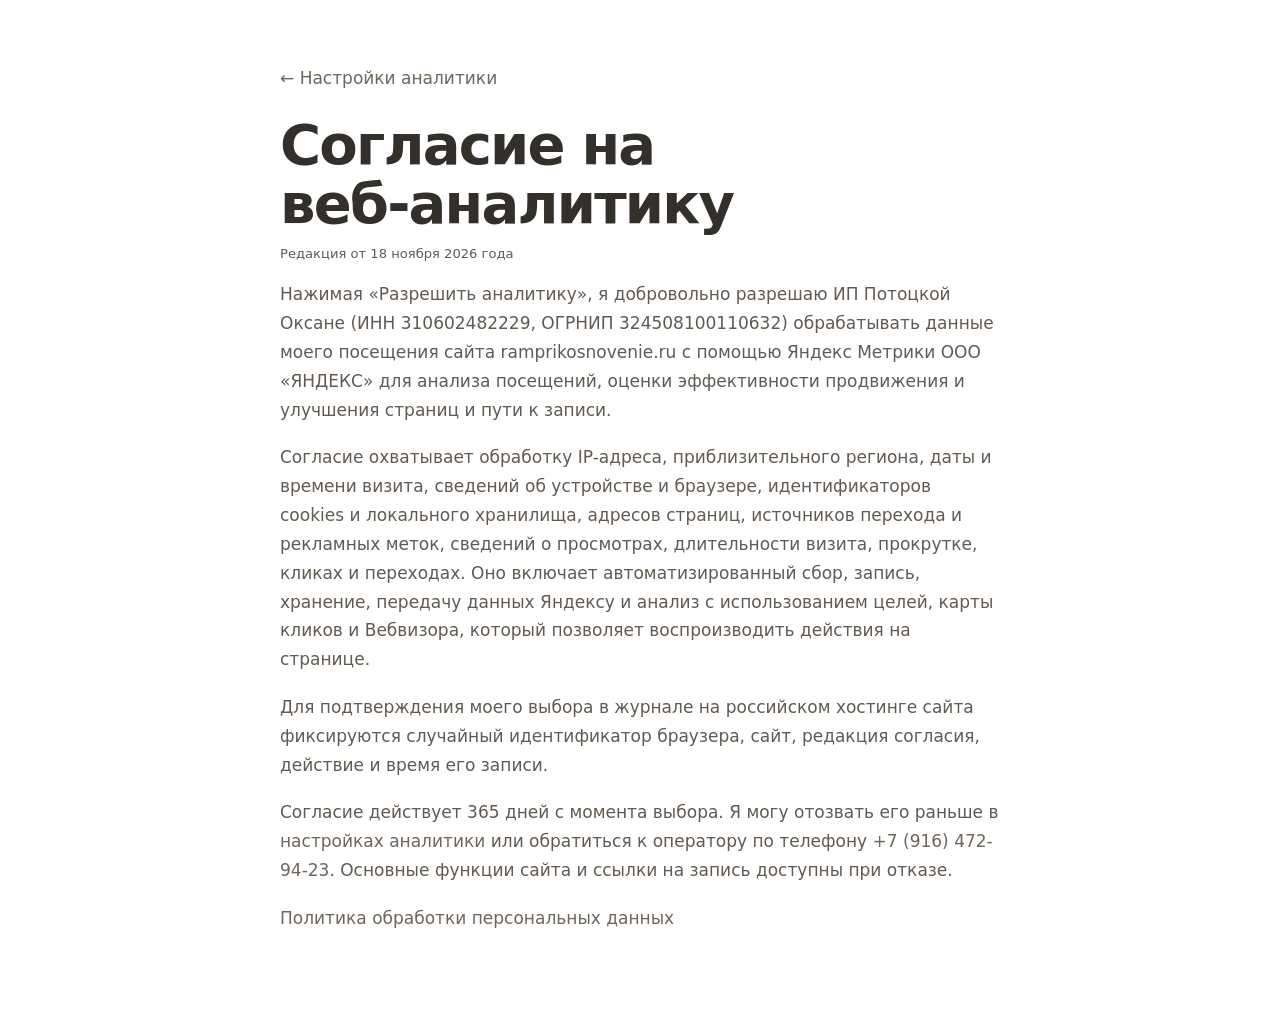
<file: analytics-consent.html>
<!doctype html>
<html lang="ru">
<head>
  <meta charset="utf-8">
  <meta name="viewport" content="width=device-width, initial-scale=1">
  <title>Согласие на веб-аналитику — «Прикосновение»</title>
  <link rel="stylesheet" href="styles.css">
</head>
<body data-page="privacy">
  <main class="legal-page">
    <a class="legal-page__back" href="privacy.html#analytics-settings">← Настройки аналитики</a>
    <h1>Согласие на веб-аналитику</h1>
    <p class="legal-page__updated">Редакция от 18 ноября 2026 года</p>
    <p>Нажимая «Разрешить аналитику», я добровольно разрешаю ИП Потоцкой Оксане (ИНН 310602482229, ОГРНИП 324508100110632) обрабатывать данные моего посещения сайта ramprikosnovenie.ru с помощью Яндекс Метрики ООО «ЯНДЕКС» для анализа посещений, оценки эффективности продвижения и улучшения страниц и пути к записи.</p>
    <p>Согласие охватывает обработку IP-адреса, приблизительного региона, даты и времени визита, сведений об устройстве и браузере, идентификаторов cookies и локального хранилища, адресов страниц, источников перехода и рекламных меток, сведений о просмотрах, длительности визита, прокрутке, кликах и переходах. Оно включает автоматизированный сбор, запись, хранение, передачу данных Яндексу и анализ с использованием целей, карты кликов и Вебвизора, который позволяет воспроизводить действия на странице.</p>
    <p>Для подтверждения моего выбора в журнале на российском хостинге сайта фиксируются случайный идентификатор браузера, сайт, редакция согласия, действие и время его записи.</p>
    <p>Согласие действует 365 дней с момента выбора. Я могу отозвать его раньше в <a href="privacy.html#analytics-settings">настройках аналитики</a> или обратиться к оператору по телефону <a href="tel:+79164729423">+7 (916) 472-94-23</a>. Основные функции сайта и ссылки на запись доступны при отказе.</p>
    <p><a href="privacy.html">Политика обработки персональных данных</a></p>
  </main>
</body>
</html>
</file>
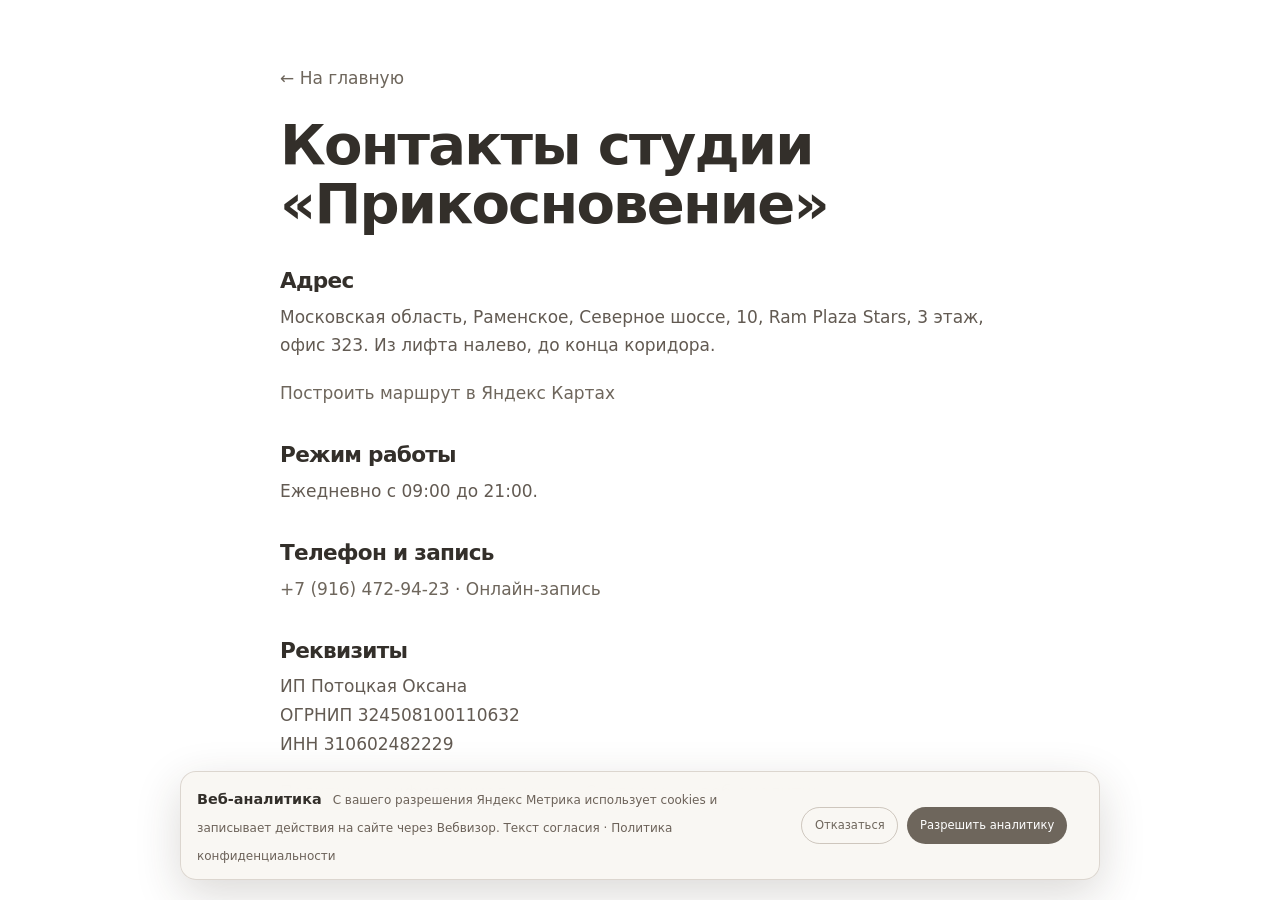
<file: contacts.html>
<!doctype html>
<html lang="ru">
<head>
  <meta charset="utf-8">
  <meta name="viewport" content="width=device-width, initial-scale=1">
  <title>Контакты студии «Прикосновение» в Раменском</title>
  <meta name="description" content="Адрес, телефон и режим работы студии «Прикосновение» в Раменском. Как добраться и записаться онлайн.">
  <link rel="canonical" href="https://ramprikosnovenie.ru/contacts.html">
  <link rel="stylesheet" href="styles.css">
  <script src="analytics.js?v=2" defer></script>
</head>
<body>
  <main class="legal-page">
    <a class="legal-page__back" href="/">← На главную</a>
    <h1>Контакты студии «Прикосновение»</h1>
    <h2>Адрес</h2>
    <p>Московская область, Раменское, Северное шоссе, 10, Ram Plaza Stars, 3 этаж, офис 323. Из лифта налево, до конца коридора.</p>
    <p><a href="https://yandex.ru/maps/org/prikosnoveniye/35881076958/">Построить маршрут в Яндекс Картах</a></p>
    <h2>Режим работы</h2>
    <p>Ежедневно с <time datetime="09:00">09:00</time> до <time datetime="21:00">21:00</time>.</p>
    <h2>Телефон и запись</h2>
    <p><a href="tel:+79164729423">+7 (916) 472-94-23</a> · <a href="https://dikidi.net/1188196">Онлайн-запись</a></p>
    <h2>Реквизиты</h2>
    <p>ИП Потоцкая Оксана<br>ОГРНИП 324508100110632<br>ИНН 310602482229</p>
    <p><a href="/privacy.html">Политика конфиденциальности</a> · <a href="/analytics-consent.html">Согласие на веб-аналитику</a></p>
  </main>
</body>
</html>
</file>
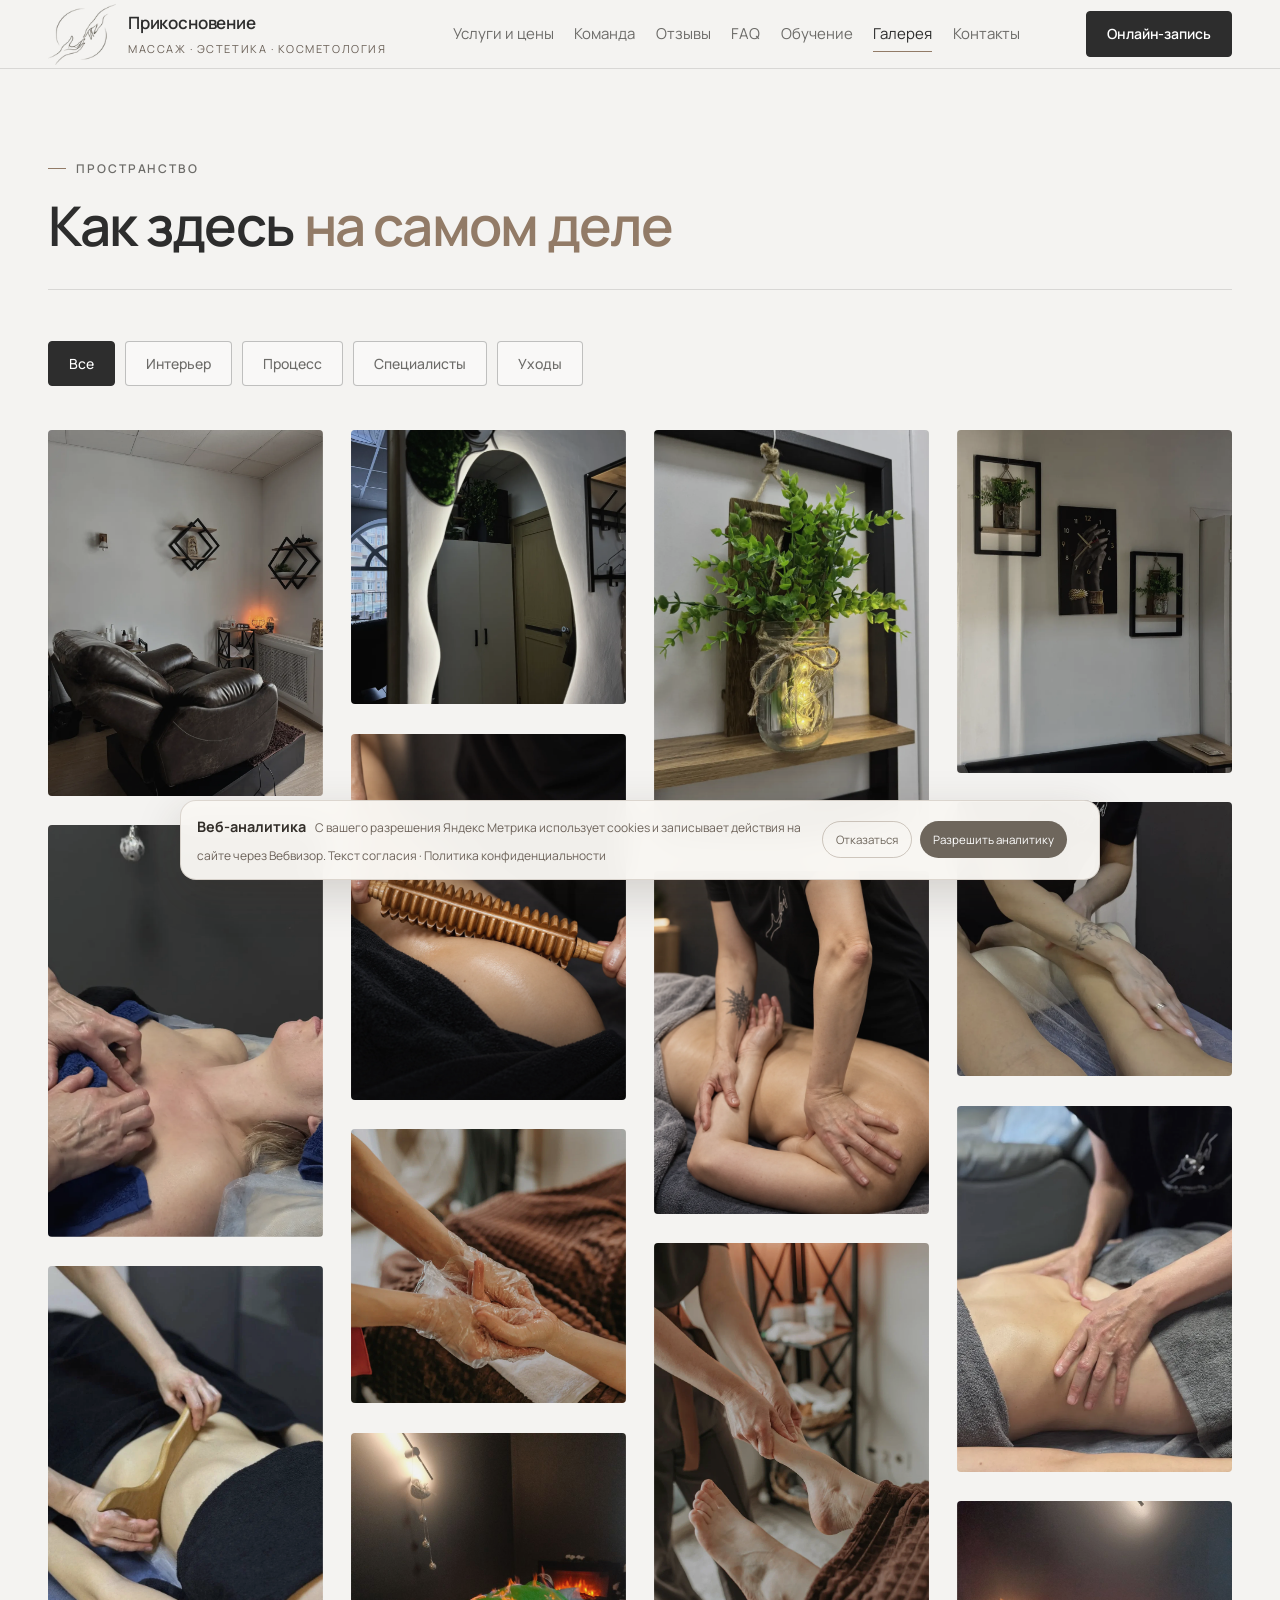
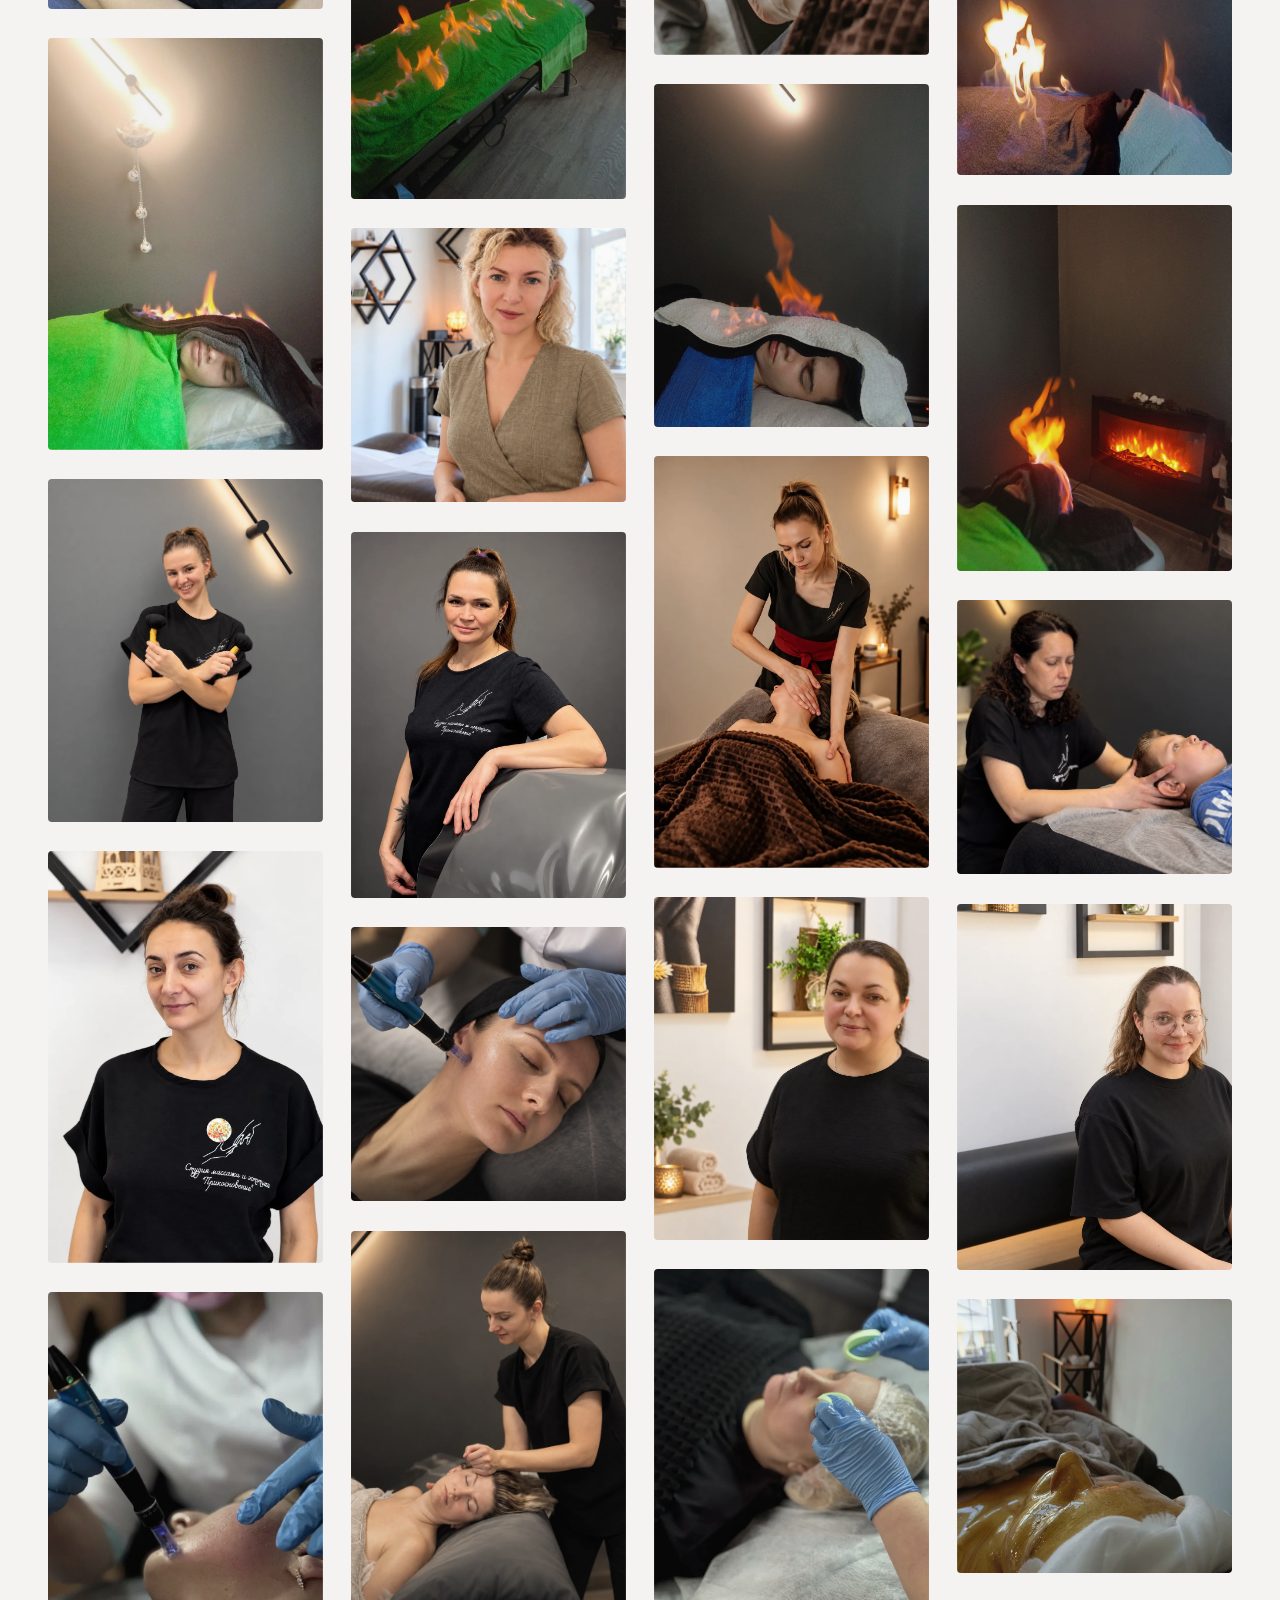
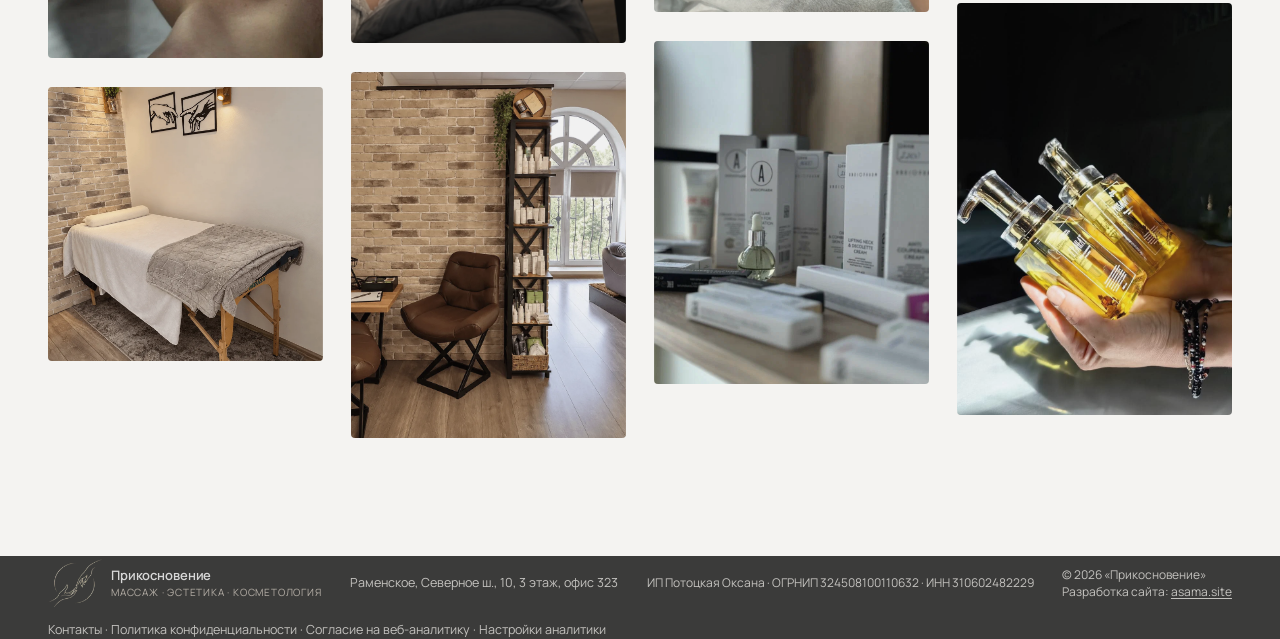
<file: gallery.html>
<!doctype html>
<html lang="ru">
<head>
  <meta charset="utf-8">
  <meta name="viewport" content="width=device-width, initial-scale=1">
  <meta name="description" content="Фотогалерея студии массажа и эстетики «Прикосновение» в Раменском: интерьер, процедуры, мастера и уходы.">
  <meta name="theme-color" content="#f4f3f1">
  <meta name="robots" content="index, follow, max-image-preview:large, max-snippet:-1">
  <link rel="canonical" href="https://ramprikosnovenie.ru/gallery.html">
  <meta property="og:type" content="website">
  <meta property="og:site_name" content="Прикосновение">
  <meta property="og:locale" content="ru_RU">
  <meta property="og:url" content="https://ramprikosnovenie.ru/gallery.html">
  <meta property="og:title" content="Фотогалерея — студия массажа «Прикосновение», Раменское">
  <meta property="og:description" content="Интерьер студии, процедуры, мастера и уходы — фотогалерея «Прикосновение» в Раменском.">
  <meta property="og:image" content="https://ramprikosnovenie.ru/assets/images/og-image.jpg">
  <meta property="og:image:width" content="1200">
  <meta property="og:image:height" content="630">
  <meta name="twitter:card" content="summary_large_image">
  <meta name="twitter:title" content="Фотогалерея — студия массажа «Прикосновение», Раменское">
  <meta name="twitter:description" content="Интерьер студии, процедуры, мастера и уходы — фотогалерея «Прикосновение» в Раменском.">
  <meta name="twitter:image" content="https://ramprikosnovenie.ru/assets/images/og-image.jpg">
  <link rel="icon" type="image/png" sizes="32x32" href="assets/images/favicon-32.png">
  <link rel="icon" type="image/png" sizes="192x192" href="assets/images/favicon-192.png">
  <link rel="apple-touch-icon" sizes="180x180" href="assets/images/apple-touch-icon.png">
  <title>Фотогалерея студии массажа и эстетики в Раменском — «Прикосновение»</title>
  <link rel="preconnect" href="https://fonts.googleapis.com">
  <link rel="preconnect" href="https://fonts.gstatic.com" crossorigin>
  <link rel="preload" as="style" href="https://fonts.googleapis.com/css2?family=Manrope:wght@400;500;600;700&display=swap" onload="this.onload=null;this.rel='stylesheet'">
  <noscript><link rel="stylesheet" href="https://fonts.googleapis.com/css2?family=Manrope:wght@400;500;600;700&display=swap"></noscript>
  <link rel="stylesheet" href="styles.min.css?v=20261003-6">
  <script type="application/ld+json">
  {
    "@context": "https://schema.org",
    "@graph": [
      {
        "@type": "BreadcrumbList",
        "itemListElement": [
          {
            "@type": "ListItem",
            "position": 1,
            "name": "Главная",
            "item": "https://ramprikosnovenie.ru/"
          },
          {
            "@type": "ListItem",
            "position": 2,
            "name": "Галерея",
            "item": "https://ramprikosnovenie.ru/gallery.html"
          }
        ]
      }
    ]
  }
  </script>
</head>
<body data-page="gallery">
  <a class="skip-link" href="#main">Перейти к содержанию</a>

  <div class="scroll-progress" aria-hidden="true"><span></span></div>

  <header class="site-header" id="top">
    <div class="shell header-inner">
      <a class="brand" href="index.html" aria-label="Прикосновение — главная">
        <img class="brand__logo" src="assets/images/logo-transparent-96.webp" alt="" width="96" height="96">
        <span>
          <span class="brand__name">Прикосновение</span>
          <span class="brand__tag">массаж · эстетика · косметология</span>
        </span>
      </a>
      <button class="menu-toggle" type="button" aria-expanded="false" aria-controls="site-nav">
        <span></span><span></span><span></span><span class="sr-only">Открыть меню</span>
      </button>
      <nav class="site-nav" id="site-nav" aria-label="Основная навигация">
        <a href="services.html" data-nav="services">Услуги и цены</a>
        <a href="index.html#team">Команда</a>
        <a href="index.html#reviews">Отзывы</a>
        <a href="index.html#faq">FAQ</a>
        <a href="training.html" data-nav="training">Обучение</a>
        <a href="gallery.html" data-nav="gallery">Галерея</a>
        <a href="index.html#contacts">Контакты</a>
      </nav>
      <a class="button button--sm header-cta" href="https://dikidi.net/1188196" target="_blank" rel="noopener">Онлайн-запись</a>
    </div>
  </header>

  <main id="main">
    <section class="section" id="gallery-full">
      <div class="shell">
        <div class="section-head reveal">
          <div>
            <p class="eyebrow">Пространство</p>
            <h1>Как здесь <em>на самом деле</em></h1>
          </div>
        </div>

        <div class="filter-group gallery-filters reveal" role="group" aria-label="Фильтр галереи">
          <button class="filter-button active" type="button" data-gallery-filter="all">Все</button>
          <button class="filter-button" type="button" data-gallery-filter="interior">Интерьер</button>
          <button class="filter-button" type="button" data-gallery-filter="process">Процесс</button>
          <button class="filter-button" type="button" data-gallery-filter="specialists">Специалисты</button>
          <button class="filter-button" type="button" data-gallery-filter="care">Уходы</button>
        </div>

        <div class="gallery-grid" role="group" aria-label="Фотографии студии">
          <button class="gallery-item reveal" type="button" data-gallery-category="interior" data-lightbox="assets/images/hero-studio.webp" data-caption="Графитовая зона отдыха студии"><img src="assets/images/hero-studio.webp" alt="Графитовая зона отдыха студии" width="1050" height="1400" loading="lazy"><span>Интерьер</span></button>
          <button class="gallery-item reveal" type="button" data-gallery-category="interior" data-lightbox="assets/images/studio-mirror.webp" data-caption="Зеркало и зелёный декор"><img src="assets/images/studio-mirror.webp" alt="Фигурное зеркало и зелёный декор" width="1050" height="1400" loading="lazy"><span>Интерьер</span></button>
          <button class="gallery-item reveal" type="button" data-gallery-category="interior" data-lightbox="assets/images/studio-light.webp" data-caption="Тёплый свет в деталях"><img src="assets/images/studio-light.webp" alt="Декор с зеленью и тёплой подсветкой" width="1050" height="1400" loading="lazy"><span>Интерьер</span></button>
          <button class="gallery-item reveal" type="button" data-gallery-category="interior" data-lightbox="assets/images/studio-wall.webp" data-caption="Графика и растения в интерьере"><img src="assets/images/studio-wall.webp" alt="Настенный декор и растения в интерьере" width="1050" height="1400" loading="lazy"><span>Интерьер</span></button>
          <button class="gallery-item reveal" type="button" data-gallery-category="process" data-lightbox="assets/images/process-wood-therapy.webp" data-caption="Процедура с деревянным массажным роллером"><img src="assets/images/process-wood-therapy.webp" alt="Процедура с деревянным массажным роллером" width="1500" height="2000" loading="lazy"><span>Процесс</span></button>
          <button class="gallery-item reveal" type="button" data-gallery-category="process" data-lightbox="assets/images/process-body-care.webp" data-caption="Массаж тела"><img src="assets/images/process-body-care.webp" alt="Мастер выполняет массаж тела" width="1050" height="1400" loading="lazy"><span>Процесс</span></button>
          <button class="gallery-item reveal" type="button" data-gallery-category="process" data-lightbox="assets/images/process-neck-massage.webp" data-caption="Массаж шейно-воротниковой зоны"><img src="assets/images/process-neck-massage.webp" alt="Массаж шейно-воротниковой зоны" width="1050" height="1400" loading="lazy"><span>Процесс</span></button>
          <button class="gallery-item reveal" type="button" data-gallery-category="process" data-lightbox="assets/images/process-body-massage.webp" data-caption="Ручная техника массажа"><img src="assets/images/process-body-massage.webp" alt="Ручная техника массажа тела" width="1500" height="2000" loading="lazy"><span>Процесс</span></button>
          <button class="gallery-item reveal" type="button" data-gallery-category="process" data-lightbox="assets/images/process-back-massage.webp" data-caption="Массаж спины"><img src="assets/images/process-back-massage.webp" alt="Мастер выполняет массаж спины" width="960" height="1280" loading="lazy"><span>Процесс</span></button>
          <button class="gallery-item reveal" type="button" data-gallery-category="process" data-lightbox="assets/images/gallery/hand-massage.webp" data-caption="Массаж кистей"><img src="assets/images/gallery/hand-massage.webp" alt="Мастер выполняет массаж кистей рук" width="903" height="1280" loading="lazy"><span>Массаж кистей</span></button>
          <button class="gallery-item reveal" type="button" data-gallery-category="process" data-lightbox="assets/images/gallery/foot-massage.webp" data-caption="Массаж стоп"><img src="assets/images/gallery/foot-massage.webp" alt="Мастер выполняет массаж стоп" width="853" height="1280" loading="lazy"><span>Массаж стоп</span></button>
          <button class="gallery-item reveal" type="button" data-gallery-category="process" data-lightbox="assets/images/gallery/wood-therapy-closeup.webp" data-caption="Массаж деревянным скребком"><img src="assets/images/gallery/wood-therapy-closeup.webp" alt="Массаж тела деревянным скребком" width="756" height="1008" loading="lazy"><span>Деревянная техника</span></button>
          <button class="gallery-item reveal" type="button" data-gallery-category="process" data-lightbox="assets/images/gallery/fire-massage-room.jpg" data-caption="Кабинет огненного массажа"><img src="assets/images/gallery/fire-massage-room.jpg" alt="Кабинет с камином для огненного массажа" width="960" height="1280" loading="lazy"><span>Огненный массаж</span></button>
          <button class="gallery-item reveal" type="button" data-gallery-category="process" data-lightbox="assets/images/gallery/fire-massage-1.jpg" data-caption="Огненный массаж"><img src="assets/images/gallery/fire-massage-1.jpg" alt="Процедура огненного массажа крупным планом" width="960" height="1280" loading="lazy"><span>Огненный массаж</span></button>
          <button class="gallery-item reveal" type="button" data-gallery-category="process" data-lightbox="assets/images/gallery/fire-massage-2.jpg" data-caption="Огненный массаж головы"><img src="assets/images/gallery/fire-massage-2.jpg" alt="Огненный массаж головы" width="960" height="1280" loading="lazy"><span>Огненный массаж</span></button>
          <button class="gallery-item reveal" type="button" data-gallery-category="process" data-lightbox="assets/images/gallery/fire-massage-3.jpg" data-caption="Огненный массаж, крупный план пламени"><img src="assets/images/gallery/fire-massage-3.jpg" alt="Огненный массаж, крупный план пламени" width="960" height="1280" loading="lazy"><span>Огненный массаж</span></button>
          <button class="gallery-item reveal" type="button" data-gallery-category="process" data-lightbox="assets/images/gallery/fire-massage-fireplace.jpg" data-caption="Огненный массаж у камина"><img src="assets/images/gallery/fire-massage-fireplace.jpg" alt="Огненный массаж у камина в кабинете" width="960" height="1280" loading="lazy"><span>Огненный массаж</span></button>

          <button class="gallery-item reveal" type="button" data-gallery-category="specialists" data-lightbox="assets/images/team/master-oksana-2026-10.webp" data-caption="Оксана Потоцкая, руководитель студии"><img src="assets/images/team/master-oksana-2026-10.webp" alt="Оксана Потоцкая" width="1122" height="1402" loading="lazy"><span>Оксана</span></button>
          <button class="gallery-item reveal" type="button" data-gallery-category="specialists" data-lightbox="assets/images/team/master-maria-2026.webp" data-caption="Мария, мастер студии"><img src="assets/images/team/master-maria-2026.webp" alt="Мария" width="1122" height="1402" loading="lazy"><span>Мария</span></button>
          <button class="gallery-item reveal" type="button" data-gallery-category="specialists" data-lightbox="assets/images/team/master-svetlana-2026.webp" data-caption="Светлана, мастер студии"><img src="assets/images/team/master-svetlana-2026.webp" alt="Светлана" width="1122" height="1402" loading="lazy"><span>Светлана</span></button>
          <button class="gallery-item reveal" type="button" data-gallery-category="specialists" data-lightbox="assets/images/team/master-viktoria-2026.webp" data-caption="Виктория, мастер студии"><img src="assets/images/team/master-viktoria-2026.webp" alt="Виктория" width="1122" height="1402" loading="lazy"><span>Виктория</span></button>
          <button class="gallery-item reveal" type="button" data-gallery-category="specialists" data-lightbox="assets/images/team/master-irina-2026.webp" data-caption="Ирина, мастер студии"><img src="assets/images/team/master-irina-2026.webp" alt="Ирина" width="1122" height="1402" loading="lazy"><span>Ирина</span></button>
          <button class="gallery-item reveal" type="button" data-gallery-category="specialists" data-lightbox="assets/images/team/master-yulia-2026.webp" data-caption="Юлия, мастер студии"><img src="assets/images/team/master-yulia-2026.webp" alt="Юлия" width="1122" height="1402" loading="lazy"><span>Юлия</span></button>
          <button class="gallery-item reveal" type="button" data-gallery-category="specialists" data-lightbox="assets/images/team/master-anastasia-2026.webp" data-caption="Анастасия, мастер массажа лица"><img src="assets/images/team/master-anastasia-2026.webp" alt="Анастасия, мастер массажа лица" width="1122" height="1402" loading="lazy"><span>Анастасия</span></button>
          <button class="gallery-item reveal" type="button" data-gallery-category="specialists" data-lightbox="assets/images/team/master-nastya-2026.webp" data-caption="Настя, мастер массажа тела"><img src="assets/images/team/master-nastya-2026.webp" alt="Настя, мастер массажа тела" width="1122" height="1402" loading="lazy"><span>Настя</span></button>

          <button class="gallery-item reveal" type="button" data-gallery-category="care" data-lightbox="assets/images/process-cosmetology.webp" data-caption="Косметологическая процедура"><img src="assets/images/process-cosmetology.webp" alt="Косметологическая процедура в студии" width="1500" height="2000" loading="lazy"><span>Уходы</span></button>
          <button class="gallery-item reveal" type="button" data-gallery-category="care" data-lightbox="assets/images/process-face-care.webp" data-caption="Уход за лицом"><img src="assets/images/process-face-care.webp" alt="Мастер выполняет уход за лицом" width="1500" height="2000" loading="lazy"><span>Уходы</span></button>
          <button class="gallery-item reveal" type="button" data-gallery-category="care" data-lightbox="assets/images/process-face-glass.webp" data-caption="Эстетическая процедура для лица"><img src="assets/images/process-face-glass.webp" alt="Эстетическая процедура для лица" width="1050" height="1400" loading="lazy"><span>Уходы</span></button>
          <button class="gallery-item reveal" type="button" data-gallery-category="care" data-lightbox="assets/images/gallery/microneedling-closeup.webp" data-caption="Процедура микронидлинга"><img src="assets/images/gallery/microneedling-closeup.webp" alt="Косметолог выполняет процедуру микронидлинга лица" width="756" height="1008" loading="lazy"><span>Косметология</span></button>
          <button class="gallery-item reveal" type="button" data-gallery-category="care" data-lightbox="assets/images/gallery/facial-mask-care.webp" data-caption="Уход с косметической маской"><img src="assets/images/gallery/facial-mask-care.webp" alt="Косметическая маска во время ухода за лицом" width="960" height="1280" loading="lazy"><span>Уход за лицом</span></button>
          <button class="gallery-item reveal" type="button" data-gallery-category="care" data-lightbox="assets/images/gallery/massage-oils.jpg" data-caption="Массажные масла"><img src="assets/images/gallery/massage-oils.jpg" alt="Массажные масла студии в руках мастера" width="960" height="1280" loading="lazy"><span>Уходы</span></button>
          <button class="gallery-item reveal" type="button" data-gallery-category="care" data-lightbox="assets/images/gallery/cosmetics-shelf.webp" data-caption="Косметика для процедур"><img src="assets/images/gallery/cosmetics-shelf.webp" alt="Косметика для процедур на полке студии" width="756" height="1008" loading="lazy"><span>Уходы</span></button>

          <button class="gallery-item reveal" type="button" data-gallery-category="interior" data-lightbox="assets/images/gallery/lounge-area-interior.webp" data-caption="Зона отдыха студии"><img src="assets/images/gallery/lounge-area-interior.webp" alt="Зона отдыха с креслами и витриной косметики в студии" width="1448" height="1086" loading="lazy"><span>Интерьер</span></button>
          <button class="gallery-item reveal" type="button" data-gallery-category="interior" data-lightbox="assets/images/gallery/massage-room-interior.webp" data-caption="Массажный кабинет"><img src="assets/images/gallery/massage-room-interior.webp" alt="Массажный кабинет студии с подготовленным столом" width="1448" height="1086" loading="lazy"><span>Интерьер</span></button>
        </div>
      </div>
    </section>
  </main>

  <footer class="site-footer">
    <div class="shell footer-bar">
      <div class="footer-bar__row">
        <a class="brand footer-brand" href="index.html">
          <img class="brand__logo" src="assets/images/logo-transparent-96.webp" alt="" width="96" height="96" loading="lazy">
          <span>
            <span class="brand__name">Прикосновение</span>
            <span class="brand__tag">массаж · эстетика · косметология</span>
          </span>
        </a>
        <span>Раменское, Северное ш., 10, 3 этаж, офис 323</span>
        <span>ИП Потоцкая Оксана · ОГРНИП 324508100110632 · ИНН 310602482229</span>
        <span class="footer-meta">
          <span>© 2026 «Прикосновение»</span>
          <span class="footer-dev">Разработка сайта: <a href="https://asama.site" target="_blank" rel="noopener">asama.site</a></span>
        </span>
      </div>
      <span><a href="contacts.html">Контакты</a> · <a href="privacy.html">Политика конфиденциальности</a> · <a href="analytics-consent.html">Согласие на веб-аналитику</a> · <a href="privacy.html#analytics-settings">Настройки аналитики</a></span>
    </div>
  </footer>

  <a class="totop" href="#top" aria-label="Наверх">↑</a>

  <div class="contact-fab" id="contact-fab">
    <div class="contact-fab__menu">
      <a class="contact-fab__item" href="tel:+79164729423">Позвонить</a>
      <a class="contact-fab__item" href="https://wa.me/79164729423" target="_blank" rel="noopener">WhatsApp</a>
      <a class="contact-fab__item" href="https://t.me/prikosnoveniemassage" target="_blank" rel="noopener">Telegram</a>
      <a class="contact-fab__item" href="https://vk.ru/id532941121" target="_blank" rel="noopener">ВКонтакте</a>
    </div>
    <button class="contact-fab__toggle" type="button" aria-expanded="false" aria-label="Способы связи"><svg class="contact-fab__icon" viewBox="0 0 24 24" aria-hidden="true"><path d="M7.2 3.5 9.5 8 7.8 9.7a15.6 15.6 0 0 0 6.5 6.5l1.7-1.7 4.5 2.3-.8 3.2c-.2.7-.8 1.2-1.6 1.2A15.3 15.3 0 0 1 2.8 5.9c0-.8.5-1.4 1.2-1.6l3.2-.8Z"/></svg><span class="contact-fab__label">Связь</span></button>
  </div>

  <nav class="mobile-actions" aria-label="Быстрые действия">
    <a href="tel:+79164729423">Позвонить</a>
    <a href="https://wa.me/79164729423" target="_blank" rel="noopener">WhatsApp</a>
    <a href="https://dikidi.net/1188196" target="_blank" rel="noopener">Записаться</a>
  </nav>

  <div class="lightbox" role="dialog" aria-modal="true" aria-label="Просмотр фотографии" aria-hidden="true">
    <button class="lightbox-close" type="button" aria-label="Закрыть">×</button>
    <button class="lightbox-prev" type="button" aria-label="Предыдущее фото">←</button>
    <figure><img alt=""><figcaption></figcaption></figure>
    <button class="lightbox-next" type="button" aria-label="Следующее фото">→</button>
  </div>

  <script src="script.min.js?v=20261118-2"></script>
  <script src="analytics.js?v=2" defer></script>
</body>
</html>
</file>
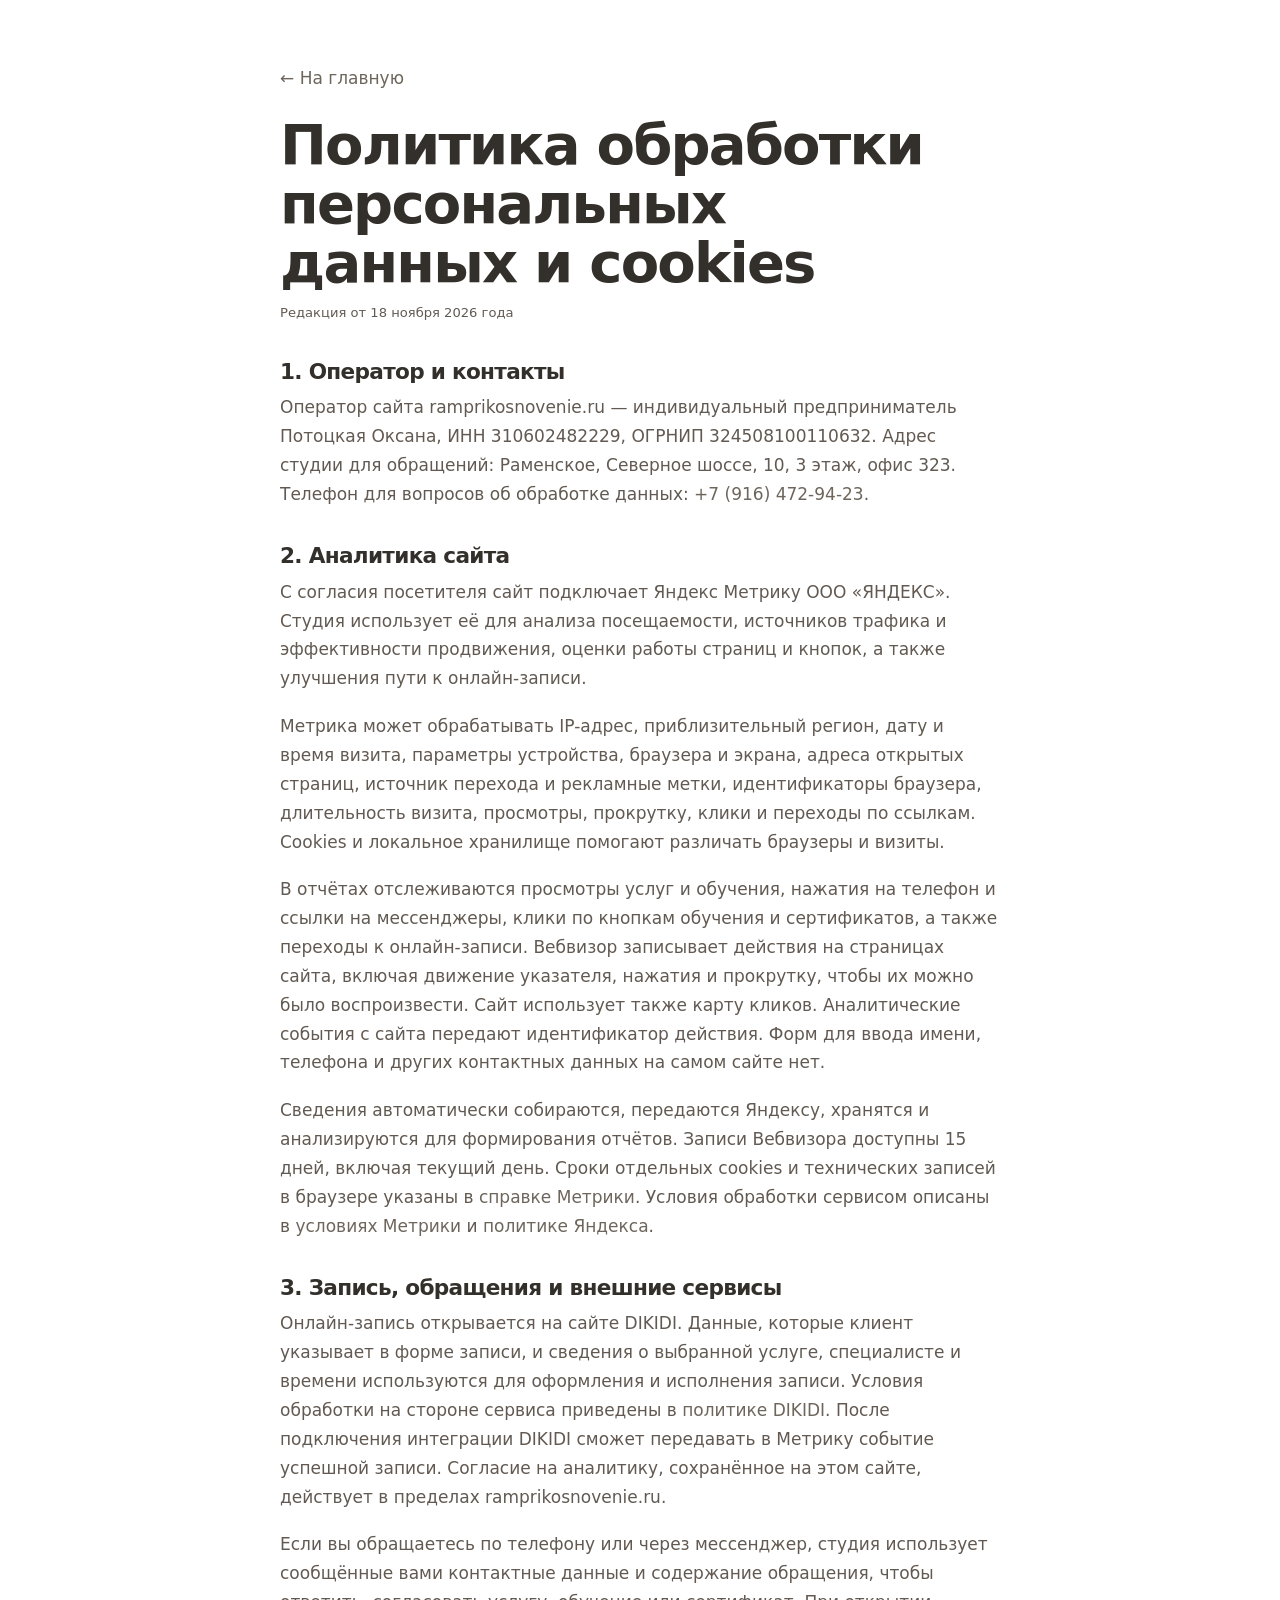
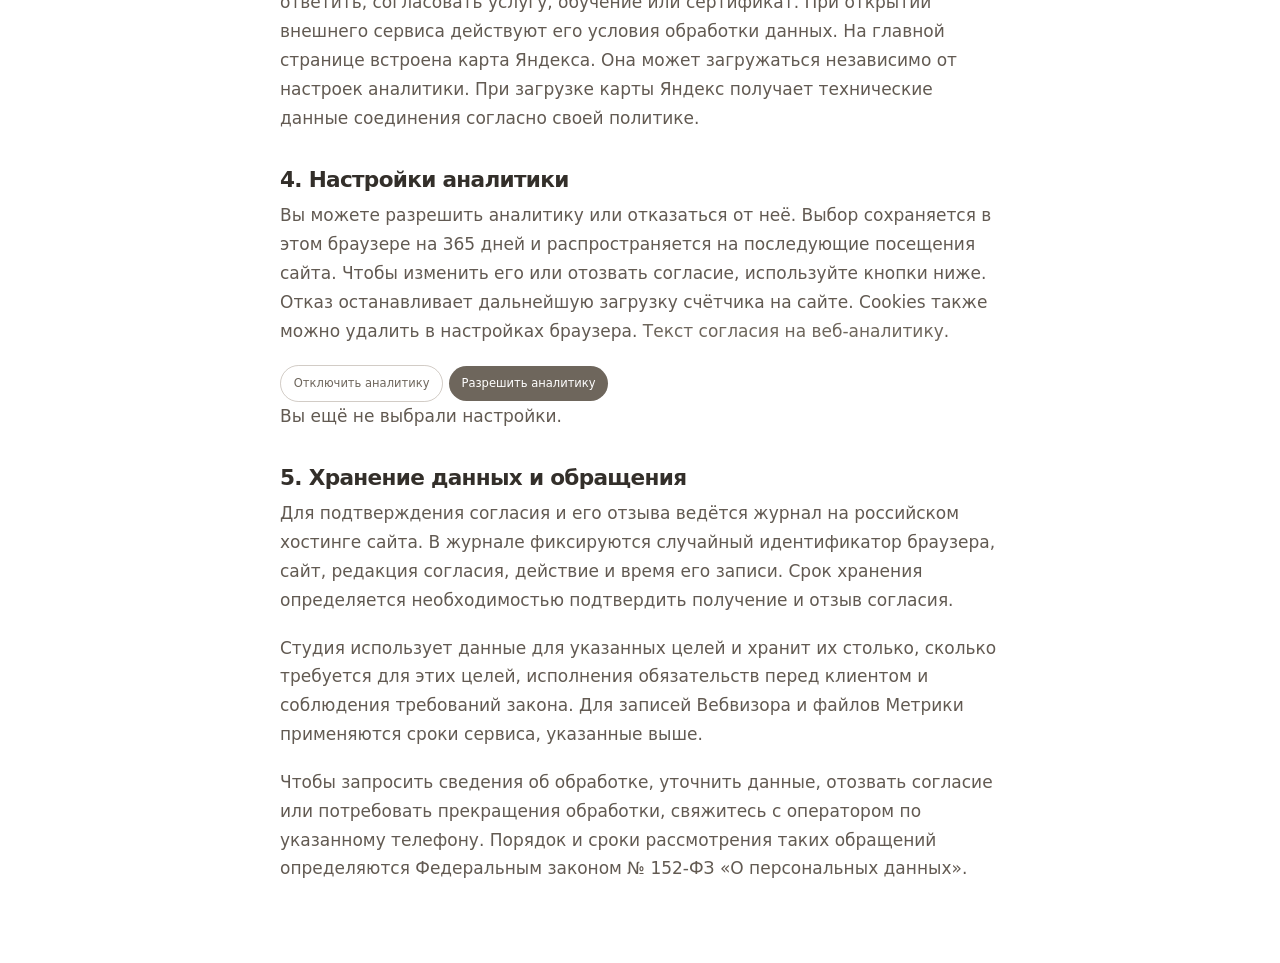
<file: privacy.html>
<!doctype html>
<html lang="ru">
<head>
  <meta charset="utf-8">
  <meta name="viewport" content="width=device-width, initial-scale=1">
  <title>Политика обработки персональных данных — «Прикосновение»</title>
  <link rel="stylesheet" href="styles.css">
  <script src="analytics.js?v=2" defer></script>
</head>
<body data-page="privacy">
  <main class="legal-page">
    <a class="legal-page__back" href="index.html">← На главную</a>
    <h1>Политика обработки персональных данных и cookies</h1>
    <p class="legal-page__updated">Редакция от 18 ноября 2026 года</p>

    <h2>1. Оператор и контакты</h2>
    <p>Оператор сайта ramprikosnovenie.ru — индивидуальный предприниматель Потоцкая Оксана, ИНН 310602482229, ОГРНИП 324508100110632. Адрес студии для обращений: Раменское, Северное шоссе, 10, 3 этаж, офис 323. Телефон для вопросов об обработке данных: <a href="tel:+79164729423">+7 (916) 472-94-23</a>.</p>

    <h2>2. Аналитика сайта</h2>
    <p>С согласия посетителя сайт подключает Яндекс Метрику ООО «ЯНДЕКС». Студия использует её для анализа посещаемости, источников трафика и эффективности продвижения, оценки работы страниц и кнопок, а также улучшения пути к онлайн-записи.</p>
    <p>Метрика может обрабатывать IP-адрес, приблизительный регион, дату и время визита, параметры устройства, браузера и экрана, адреса открытых страниц, источник перехода и рекламные метки, идентификаторы браузера, длительность визита, просмотры, прокрутку, клики и переходы по ссылкам. Cookies и локальное хранилище помогают различать браузеры и визиты.</p>
    <p>В отчётах отслеживаются просмотры услуг и обучения, нажатия на телефон и ссылки на мессенджеры, клики по кнопкам обучения и сертификатов, а также переходы к онлайн-записи. Вебвизор записывает действия на страницах сайта, включая движение указателя, нажатия и прокрутку, чтобы их можно было воспроизвести. Сайт использует также карту кликов. Аналитические события с сайта передают идентификатор действия. Форм для ввода имени, телефона и других контактных данных на самом сайте нет.</p>
    <p>Сведения автоматически собираются, передаются Яндексу, хранятся и анализируются для формирования отчётов. Записи Вебвизора доступны 15 дней, включая текущий день. Сроки отдельных cookies и технических записей в браузере указаны в <a href="https://yandex.ru/support/metrica/ru/general/cookie-usage.html">справке Метрики</a>. Условия обработки сервисом описаны в <a href="https://yandex.ru/legal/metrica_termsofuse/ru/">условиях Метрики</a> и <a href="https://yandex.ru/legal/confidential/ru/">политике Яндекса</a>.</p>

    <h2>3. Запись, обращения и внешние сервисы</h2>
    <p>Онлайн-запись открывается на сайте DIKIDI. Данные, которые клиент указывает в форме записи, и сведения о выбранной услуге, специалисте и времени используются для оформления и исполнения записи. Условия обработки на стороне сервиса приведены в <a href="https://support.dikidi.net/ru/knowledge-bases/4/articles/224-politika-konfidentsialnosti">политике DIKIDI</a>. После подключения интеграции DIKIDI сможет передавать в Метрику событие успешной записи. Согласие на аналитику, сохранённое на этом сайте, действует в пределах ramprikosnovenie.ru.</p>
    <p>Если вы обращаетесь по телефону или через мессенджер, студия использует сообщённые вами контактные данные и содержание обращения, чтобы ответить, согласовать услугу, обучение или сертификат. При открытии внешнего сервиса действуют его условия обработки данных. На главной странице встроена карта Яндекса. Она может загружаться независимо от настроек аналитики. При загрузке карты Яндекс получает технические данные соединения согласно своей политике.</p>

    <h2 id="analytics-settings">4. Настройки аналитики</h2>
    <p>Вы можете разрешить аналитику или отказаться от неё. Выбор сохраняется в этом браузере на 365 дней и распространяется на последующие посещения сайта. Чтобы изменить его или отозвать согласие, используйте кнопки ниже. Отказ останавливает дальнейшую загрузку счётчика на сайте. Cookies также можно удалить в настройках браузера. <a href="analytics-consent.html">Текст согласия на веб-аналитику</a>.</p>
    <div id="analytics-controls">
      <button class="cookie-banner__button cookie-banner__button--muted" type="button" data-consent="declined">Отключить аналитику</button>
      <button class="cookie-banner__button" type="button" data-consent="accepted">Разрешить аналитику</button>
      <p role="status"></p>
    </div>
    <noscript><p>Для сохранения выбора нужен JavaScript. При отключённом JavaScript счётчик сайта не запускается.</p></noscript>

    <h2>5. Хранение данных и обращения</h2>
    <p>Для подтверждения согласия и его отзыва ведётся журнал на российском хостинге сайта. В журнале фиксируются случайный идентификатор браузера, сайт, редакция согласия, действие и время его записи. Срок хранения определяется необходимостью подтвердить получение и отзыв согласия.</p>
    <p>Студия использует данные для указанных целей и хранит их столько, сколько требуется для этих целей, исполнения обязательств перед клиентом и соблюдения требований закона. Для записей Вебвизора и файлов Метрики применяются сроки сервиса, указанные выше.</p>
    <p>Чтобы запросить сведения об обработке, уточнить данные, отозвать согласие или потребовать прекращения обработки, свяжитесь с оператором по указанному телефону. Порядок и сроки рассмотрения таких обращений определяются Федеральным законом № 152-ФЗ «О персональных данных».</p>
  </main>
</body>
</html>
</file>
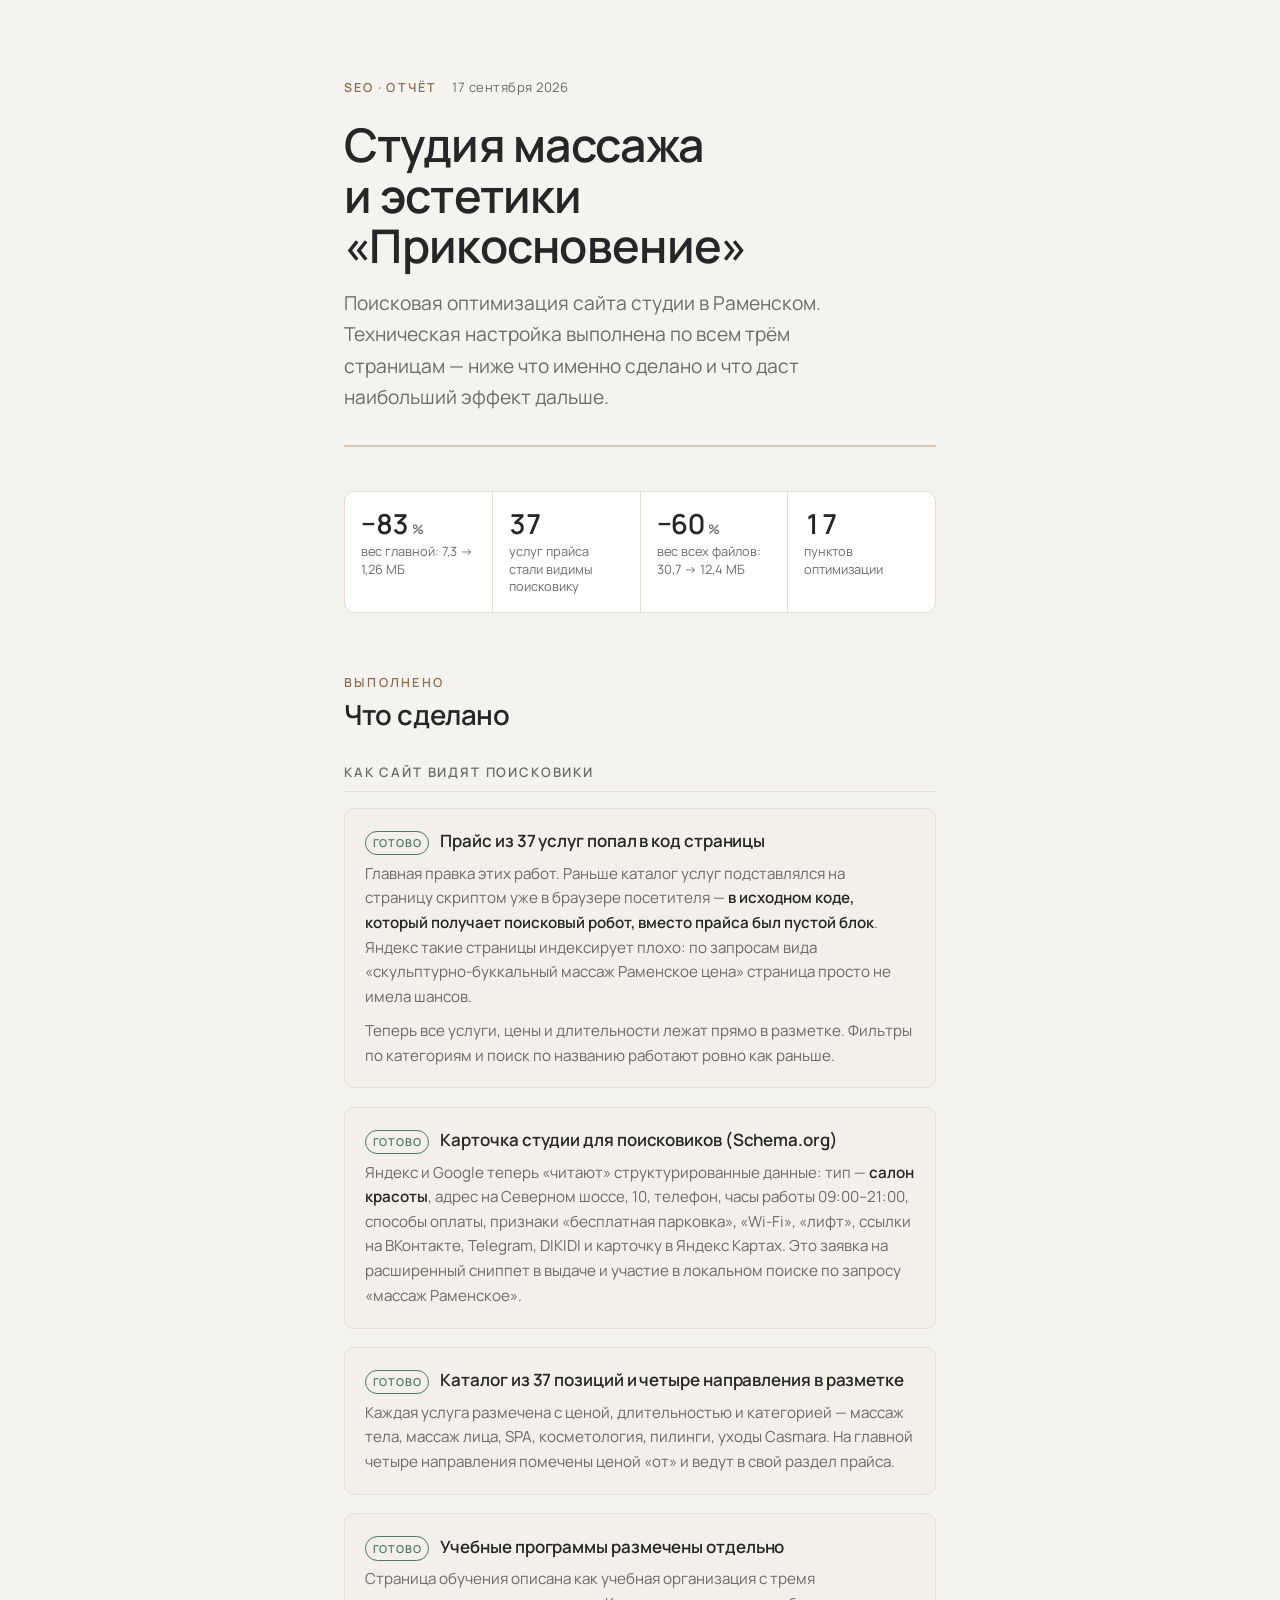
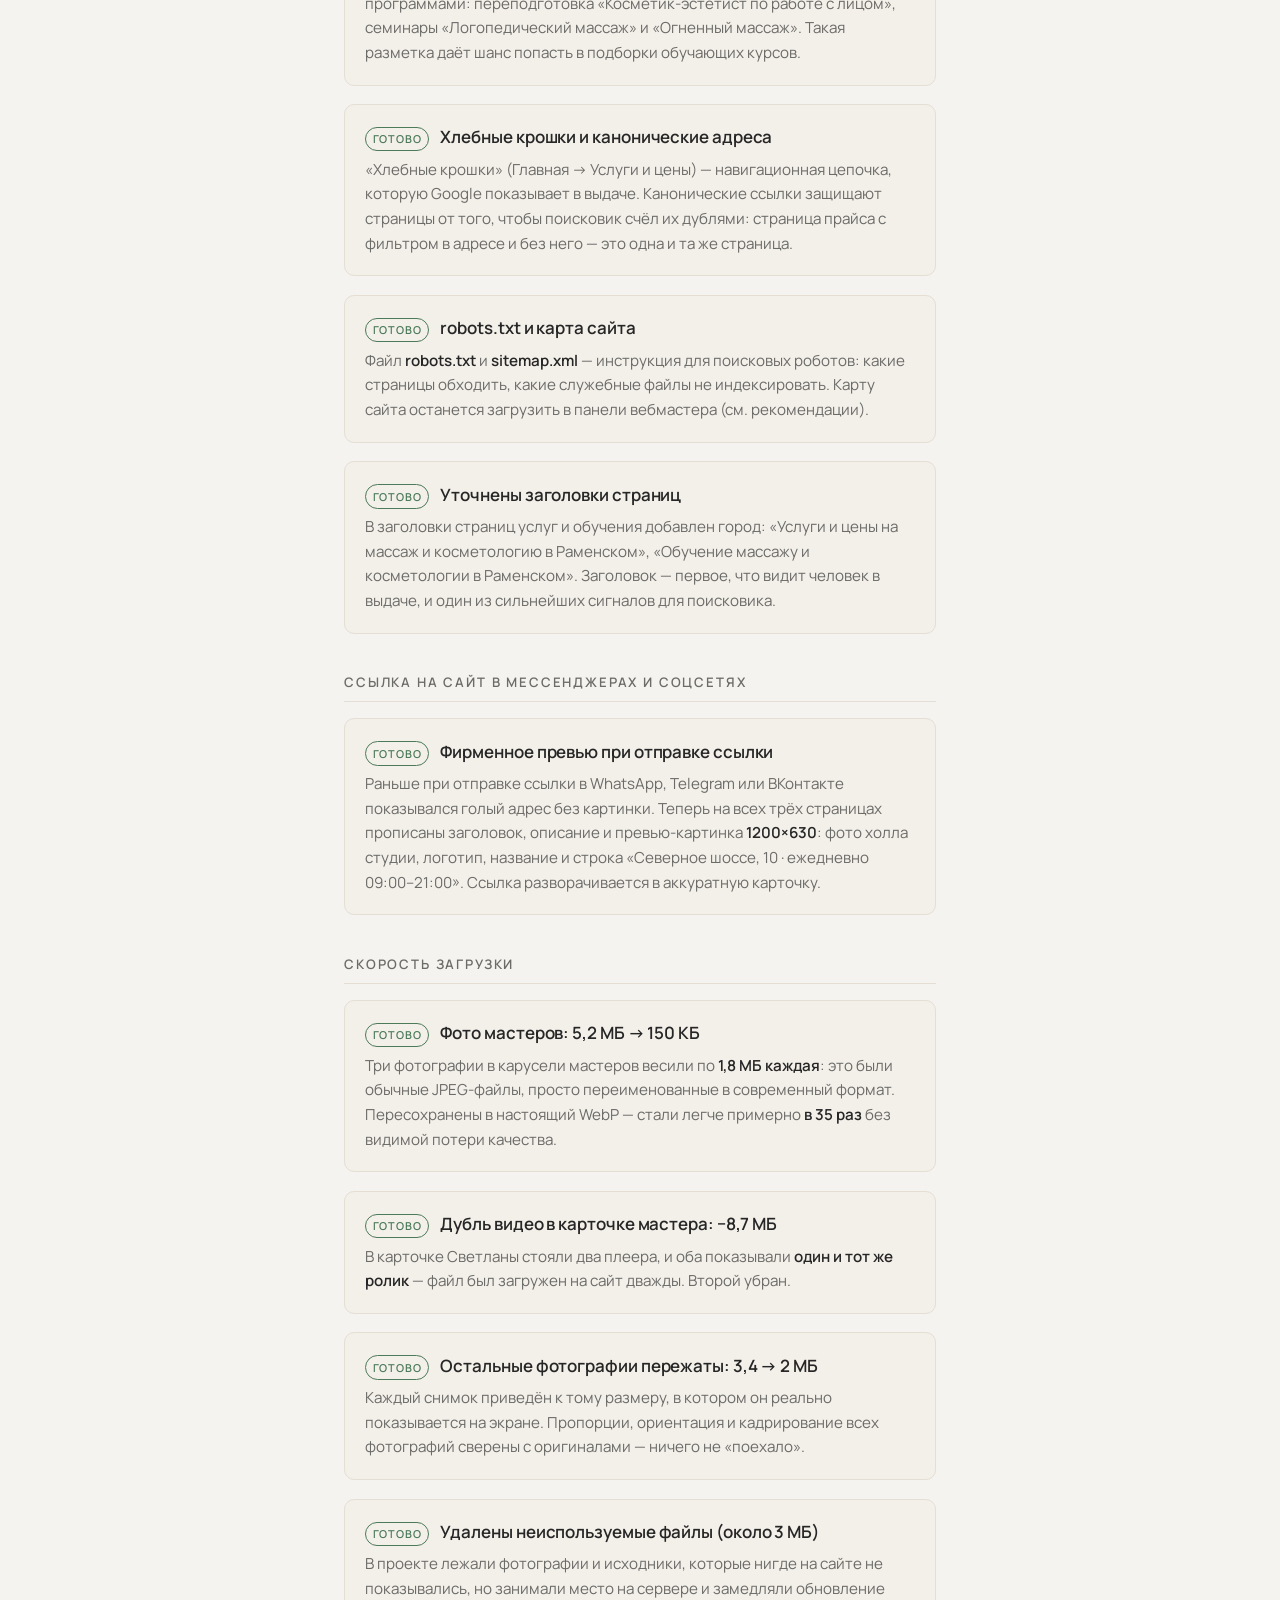
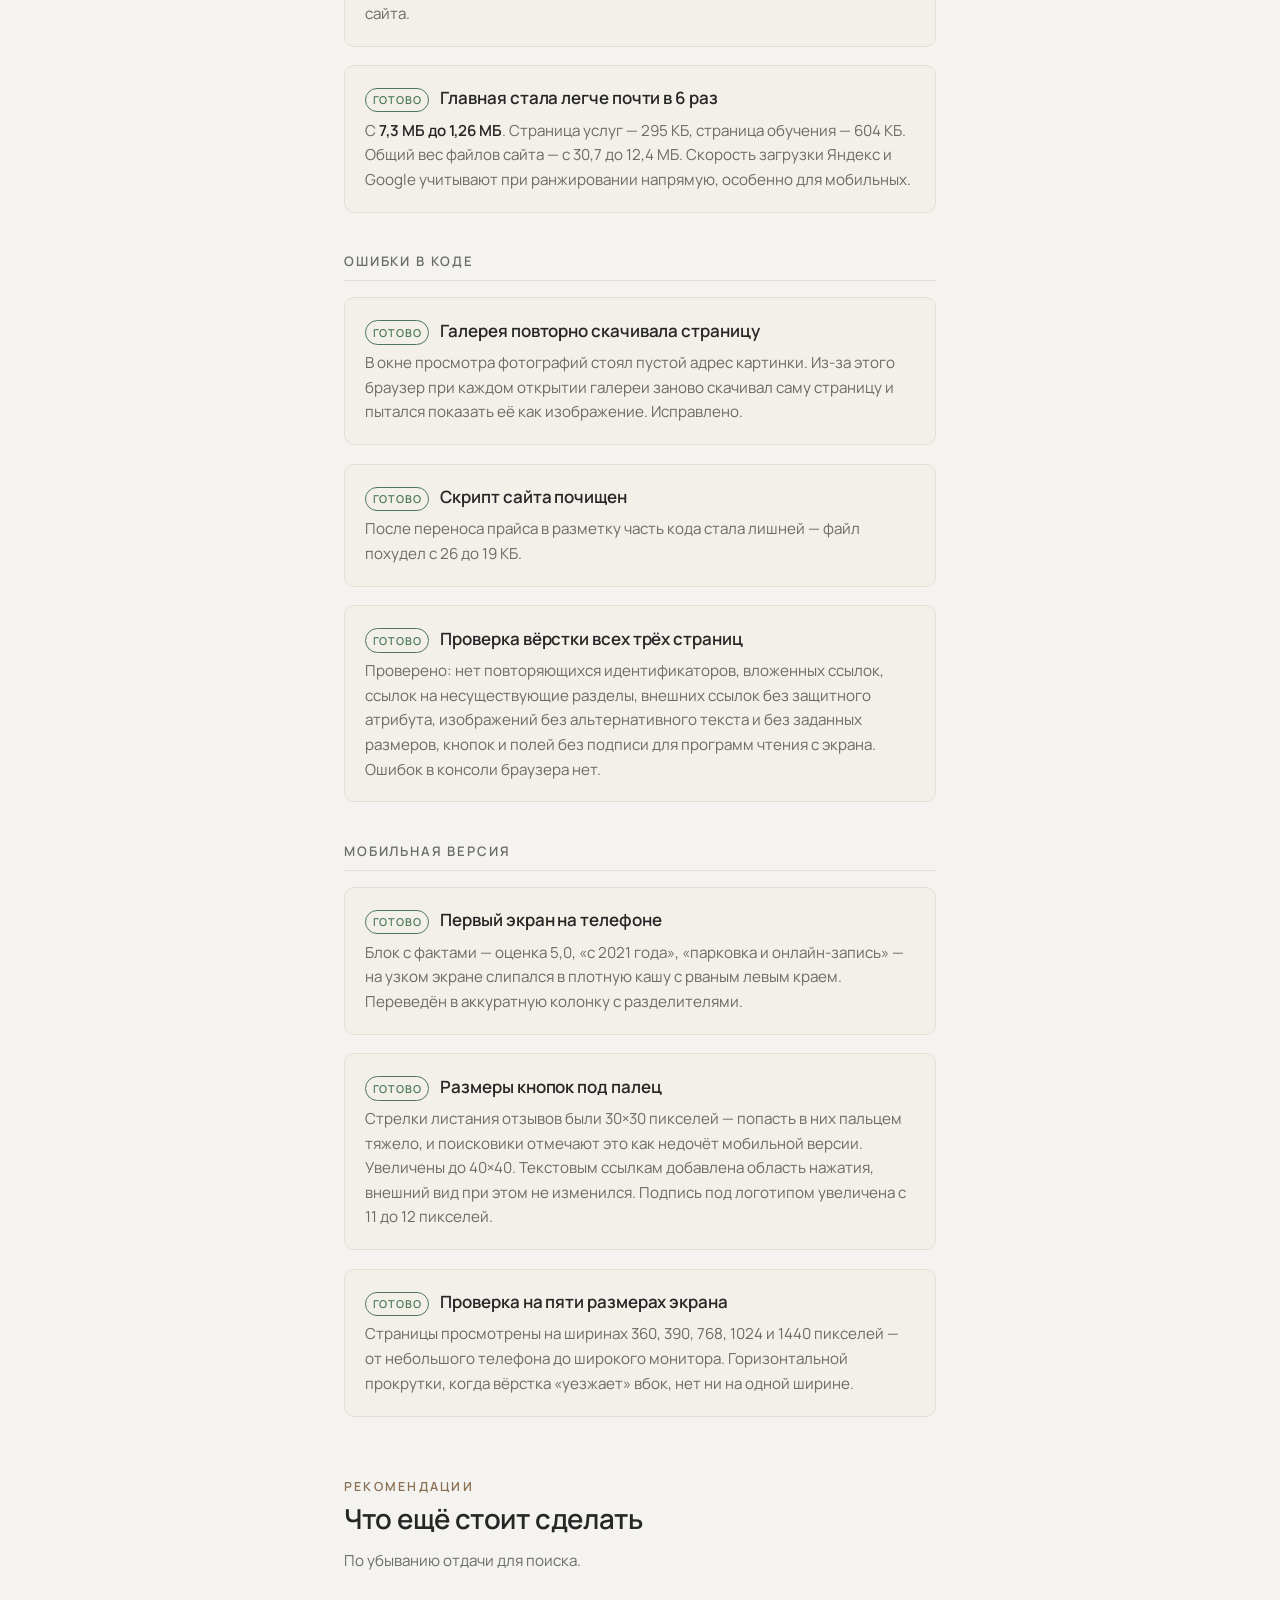
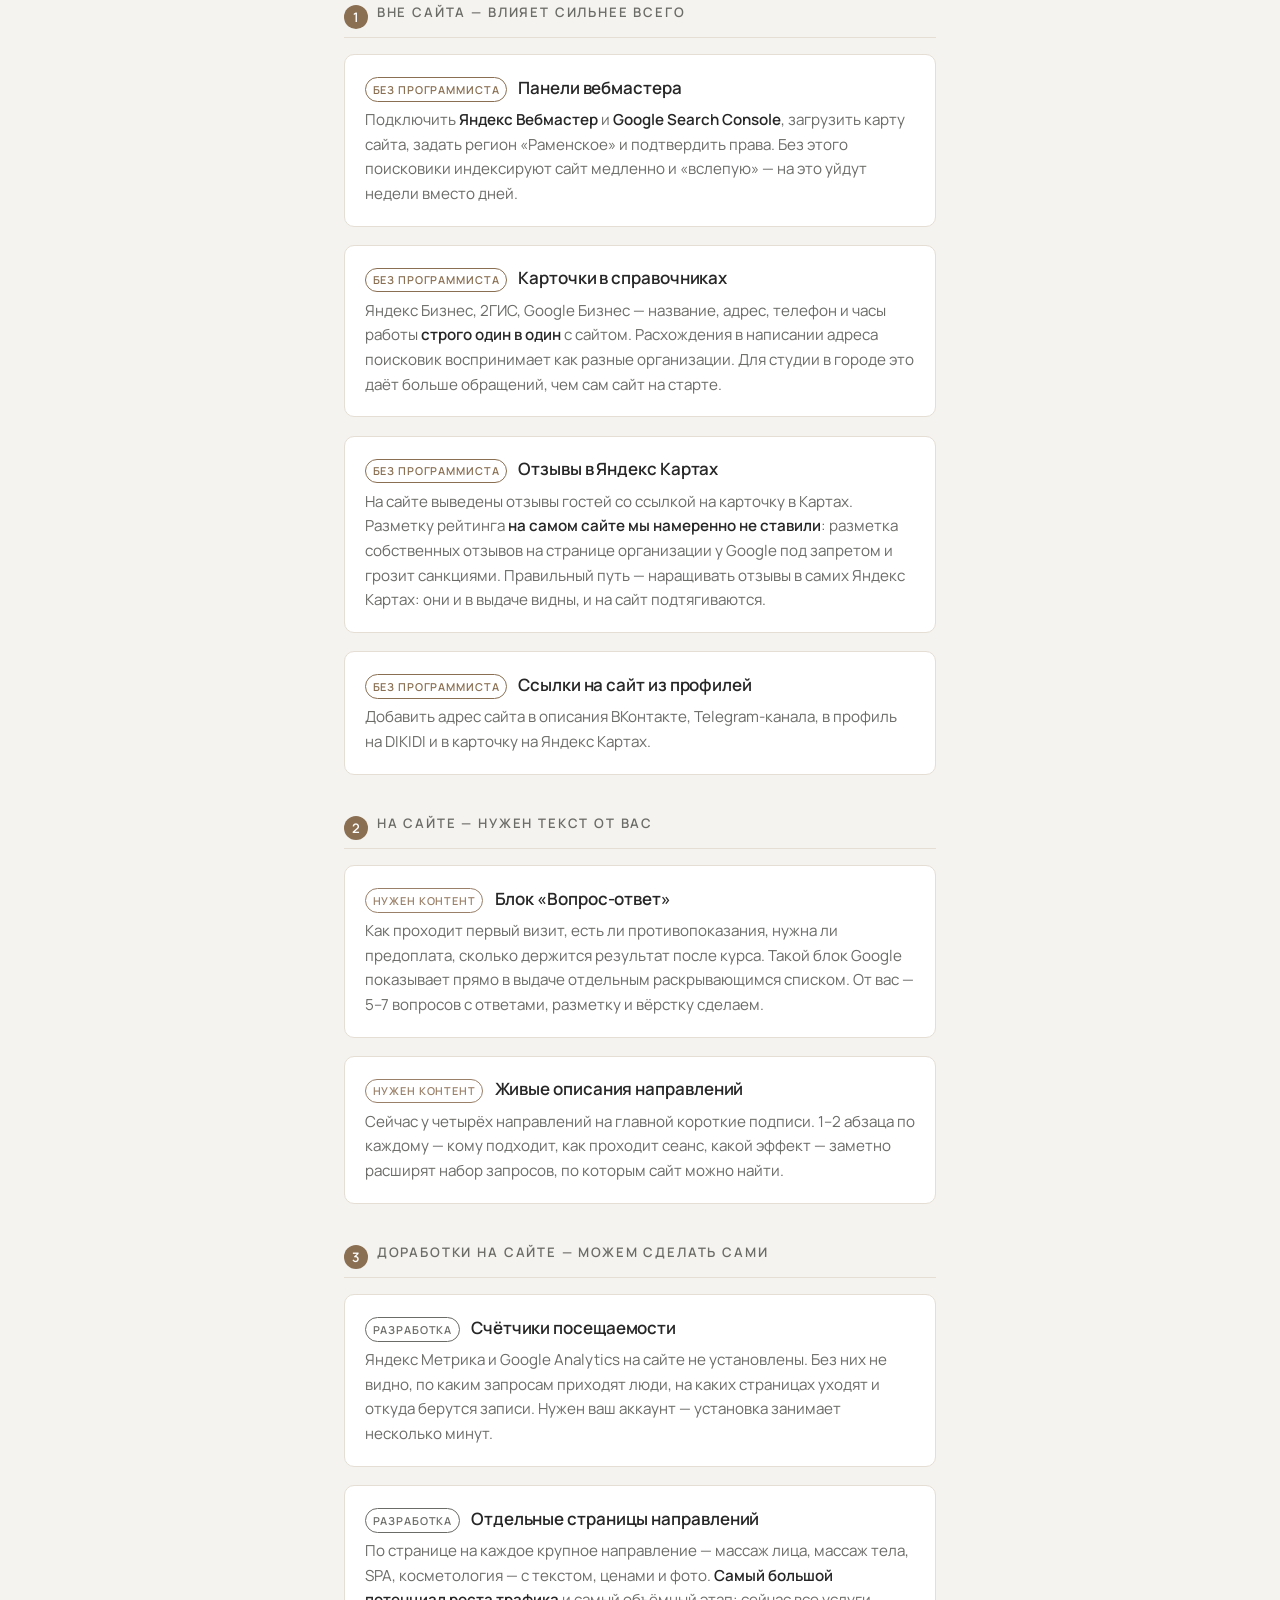
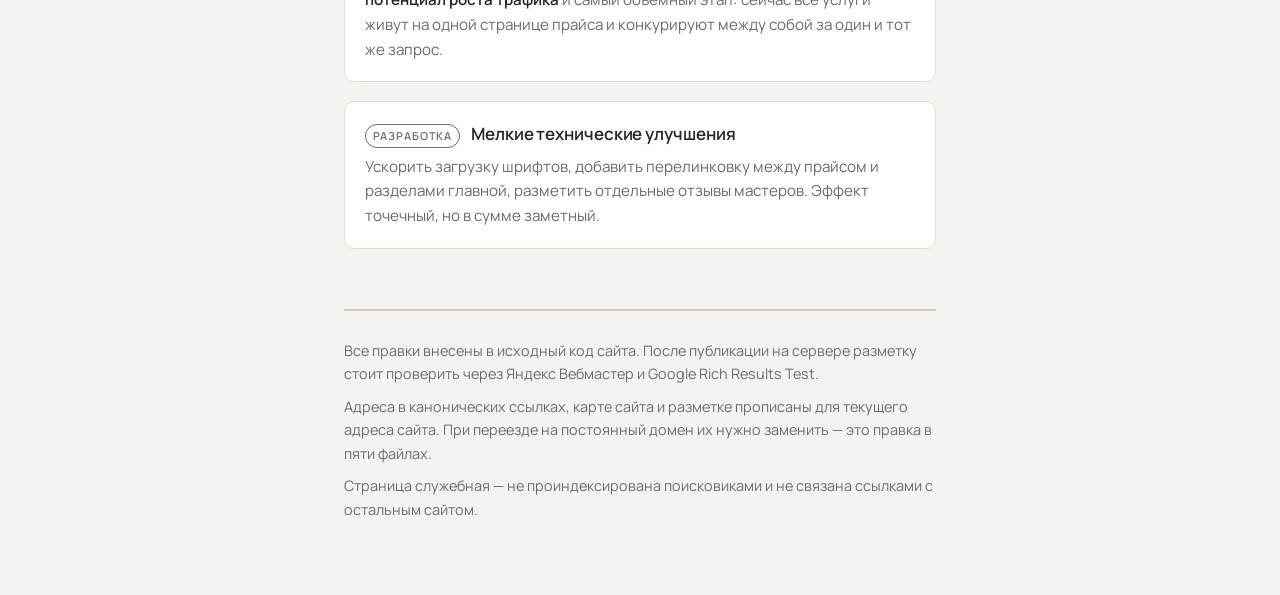
<file: seo-otchet.html>
<!doctype html>
<html lang="ru">
<head>
  <meta charset="utf-8">
  <meta name="viewport" content="width=device-width, initial-scale=1">
  <title>SEO-отчёт — студия массажа и эстетики «Прикосновение»</title>
  <meta name="description" content="Что сделано для поисковой оптимизации сайта студии «Прикосновение» и что рекомендуется дальше.">
  <meta name="robots" content="noindex, nofollow">
  <meta name="theme-color" content="#f5f3ef">

  <link rel="icon" type="image/png" sizes="32x32" href="assets/images/favicon-32.png">
  <link rel="preconnect" href="https://fonts.googleapis.com">
  <link rel="preconnect" href="https://fonts.gstatic.com" crossorigin>
  <link rel="stylesheet" href="https://fonts.googleapis.com/css2?family=Manrope:wght@400;500;600;700&display=swap">

  <style>
    :root {
      --ground: #F5F3EF;
      --surface: #FFFFFF;
      --surface-sunk: #F3EFE9;
      --ink: #262626;
      --ink-soft: #6B6B68;
      --ember: #8A6F52;
      --gold: #9A8069;
      --green: #4C7A5A;
      --line: #E4DED4;
      --line-strong: #D3CABD;

      --font-display: "Manrope", "Segoe UI", system-ui, sans-serif;
      --font-body: "Inter", "Manrope", "Segoe UI", system-ui, sans-serif;

      --measure: 42rem;
    }

    @media (prefers-color-scheme: dark) {
      :root {
        --ground: #262626;
        --surface: #303030;
        --surface-sunk: #1F1F1F;
        --ink: #F2EFEA;
        --ink-soft: #A9A49C;
        --ember: #C9A97F;
        --gold: #BE9E78;
        --green: #86B193;
        --line: #3C3C3A;
        --line-strong: #4C4B48;
      }
    }

    * { box-sizing: border-box; }

    html { -webkit-text-size-adjust: 100%; }

    body {
      margin: 0;
      background: var(--ground);
      color: var(--ink);
      font-family: var(--font-body);
      font-size: 1.0625rem;
      line-height: 1.62;
      -webkit-font-smoothing: antialiased;
    }

    img { max-width: 100%; }

    .wrap {
      max-width: var(--measure);
      margin: 0 auto;
      padding: clamp(2.5rem, 6vw, 5.5rem) clamp(1.25rem, 5vw, 2.5rem) 4rem;
    }

    .eyebrow {
      margin: 0;
      font-family: var(--font-display);
      font-weight: 600;
      font-size: 0.78rem;
      letter-spacing: 0.18em;
      text-transform: uppercase;
      color: var(--ember);
    }

    /* ---------- masthead ---------- */

    .masthead { border-bottom: 2px solid var(--line-strong); padding-bottom: 2rem; }

    .masthead__meta {
      display: flex;
      flex-wrap: wrap;
      gap: 0.4rem 0.9rem;
      align-items: baseline;
      margin-bottom: 1.4rem;
    }
    .masthead__meta time { color: var(--ink-soft); font-size: 0.82rem; letter-spacing: 0.04em; }

    h1 {
      margin: 0 0 1.1rem;
      font-family: var(--font-display);
      font-weight: 600;
      font-size: clamp(2rem, 5.6vw, 2.9rem);
      line-height: 1.08;
      letter-spacing: -0.015em;
      text-wrap: balance;
    }

    .lede {
      margin: 0;
      font-size: clamp(1.06rem, 2.4vw, 1.2rem);
      color: var(--ink-soft);
      max-width: 34rem;
    }
    .lede b { color: var(--ink); font-weight: 600; }

    /* ---------- metrics ---------- */

    .metrics {
      display: grid;
      grid-template-columns: repeat(4, 1fr);
      gap: 1px;
      margin: 2.75rem 0 0;
      background: var(--line);
      border: 1px solid var(--line);
      border-radius: 10px;
      overflow: hidden;
    }
    .metric {
      background: var(--surface);
      padding: 1.15rem 1rem 1.05rem;
      display: flex;
      flex-direction: column;
      gap: 0.35rem;
    }
    .metric__num {
      font-family: var(--font-display);
      font-weight: 600;
      font-size: 1.72rem;
      line-height: 1;
      letter-spacing: -0.01em;
      font-variant-numeric: tabular-nums;
    }
    .metric__num .u { font-size: 0.82rem; color: var(--ink-soft); margin-left: 0.22em; letter-spacing: 0.04em; }
    .metric__label { font-size: 0.8rem; color: var(--ink-soft); line-height: 1.35; }

    @media (max-width: 620px) {
      .metrics { grid-template-columns: repeat(2, 1fr); }
    }

    /* ---------- blocks ---------- */

    .block { margin-top: 3.75rem; }

    h2 {
      margin: 0 0 0.5rem;
      font-family: var(--font-display);
      font-weight: 600;
      font-size: 1.72rem;
      letter-spacing: -0.015em;
    }
    .block__intro { margin: 0 0 1.75rem; color: var(--ink-soft); font-size: 0.95rem; }

    .grp {
      margin: 2.4rem 0 1rem;
      font-family: var(--font-display);
      font-weight: 600;
      font-size: 0.82rem;
      letter-spacing: 0.14em;
      text-transform: uppercase;
      color: var(--ink-soft);
      padding-bottom: 0.5rem;
      border-bottom: 1px solid var(--line);
    }
    .grp:first-of-type { margin-top: 1.5rem; }
    .grp .rank {
      display: inline-flex;
      align-items: center;
      justify-content: center;
      width: 1.5rem;
      height: 1.5rem;
      margin-right: 0.55rem;
      border-radius: 50%;
      background: var(--ember);
      color: var(--surface);
      font-size: 0.82rem;
      letter-spacing: 0;
      vertical-align: -0.35em;
    }

    .items { list-style: none; margin: 0; padding: 0; display: flex; flex-direction: column; gap: 1.15rem; }

    .item {
      padding: 1.15rem 1.25rem 1.2rem;
      background: var(--surface);
      border: 1px solid var(--line);
      border-radius: 10px;
    }
    .item--done { background: var(--surface-sunk); }

    .item__head {
      display: flex;
      flex-wrap: wrap;
      align-items: baseline;
      gap: 0.5rem 0.7rem;
      margin-bottom: 0.4rem;
    }
    .item h4 {
      margin: 0;
      font-size: 1.06rem;
      font-weight: 600;
      letter-spacing: -0.005em;
    }
    .item p { margin: 0; color: var(--ink-soft); font-size: 0.95rem; }
    .item p + p { margin-top: 0.6rem; }
    .item strong { color: var(--ink); font-weight: 600; }

    .pill {
      flex: none;
      font-family: var(--font-body);
      font-size: 0.68rem;
      font-weight: 600;
      letter-spacing: 0.08em;
      text-transform: uppercase;
      padding: 0.22em 0.6em;
      border-radius: 999px;
      border: 1px solid currentColor;
      white-space: nowrap;
    }
    .pill--done { color: var(--green); }
    .pill--ext { color: var(--ember); }
    .pill--content { color: var(--gold); }
    .pill--dev { color: var(--ink-soft); }

    /* ---------- footer ---------- */

    footer {
      margin-top: 3.75rem;
      padding-top: 1.75rem;
      border-top: 2px solid var(--line-strong);
      color: var(--ink-soft);
      font-size: 0.9rem;
    }
    footer p { margin: 0 0 0.6rem; }
    footer a { color: var(--ember); text-underline-offset: 0.15em; }

    a:focus-visible, .item:focus-visible {
      outline: 2px solid var(--ember);
      outline-offset: 3px;
      border-radius: 4px;
    }

    @media (prefers-reduced-motion: reduce) {
      * { animation-duration: 0.01ms !important; transition-duration: 0.01ms !important; }
    }
  </style>
</head>
<body>

<div class="wrap">

  <header class="masthead">
    <div class="masthead__meta">
      <p class="eyebrow">SEO&#8202;·&#8202;отчёт</p>
      <time datetime="2026-09-17">17 сентября 2026</time>
    </div>
    <h1>Студия массажа и эстетики<br>«Прикосновение»</h1>
    <p class="lede">Поисковая оптимизация сайта студии в&nbsp;Раменском. Техническая настройка выполнена по&nbsp;всем трём страницам — ниже что именно сделано и&nbsp;что даст наибольший эффект дальше.</p>
  </header>

  <section class="metrics" aria-label="Ключевые результаты">
    <div class="metric">
      <span class="metric__num">&minus;83<span class="u">%</span></span>
      <span class="metric__label">вес главной: 7,3 → 1,26&nbsp;МБ</span>
    </div>
    <div class="metric">
      <span class="metric__num">37</span>
      <span class="metric__label">услуг прайса стали видимы поисковику</span>
    </div>
    <div class="metric">
      <span class="metric__num">&minus;60<span class="u">%</span></span>
      <span class="metric__label">вес всех файлов: 30,7 → 12,4&nbsp;МБ</span>
    </div>
    <div class="metric">
      <span class="metric__num">17</span>
      <span class="metric__label">пунктов оптимизации</span>
    </div>
  </section>

  <section class="block">
    <p class="eyebrow">Выполнено</p>
    <h2>Что сделано</h2>

    <h3 class="grp">Как сайт видят поисковики</h3>
    <ul class="items">
      <li class="item item--done">
        <div class="item__head"><span class="pill pill--done">Готово</span><h4>Прайс из 37 услуг попал в код страницы</h4></div>
        <p>Главная правка этих работ. Раньше каталог услуг подставлялся на страницу скриптом уже в браузере посетителя — <strong>в исходном коде, который получает поисковый робот, вместо прайса был пустой блок</strong>. Яндекс такие страницы индексирует плохо: по запросам вида «скульптурно-буккальный массаж Раменское цена» страница просто не имела шансов.</p>
        <p>Теперь все услуги, цены и длительности лежат прямо в разметке. Фильтры по категориям и поиск по названию работают ровно как раньше.</p>
      </li>
      <li class="item item--done">
        <div class="item__head"><span class="pill pill--done">Готово</span><h4>Карточка студии для поисковиков (Schema.org)</h4></div>
        <p>Яндекс и Google теперь «читают» структурированные данные: тип — <strong>салон красоты</strong>, адрес на Северном шоссе, 10, телефон, часы работы 09:00–21:00, способы оплаты, признаки «бесплатная парковка», «Wi-Fi», «лифт», ссылки на ВКонтакте, Telegram, DIKIDI и карточку в Яндекс Картах. Это заявка на расширенный сниппет в выдаче и участие в локальном поиске по запросу «массаж Раменское».</p>
      </li>
      <li class="item item--done">
        <div class="item__head"><span class="pill pill--done">Готово</span><h4>Каталог из 37 позиций и четыре направления в разметке</h4></div>
        <p>Каждая услуга размечена с ценой, длительностью и категорией — массаж тела, массаж лица, SPA, косметология, пилинги, уходы Casmara. На главной четыре направления помечены ценой «от» и ведут в свой раздел прайса.</p>
      </li>
      <li class="item item--done">
        <div class="item__head"><span class="pill pill--done">Готово</span><h4>Учебные программы размечены отдельно</h4></div>
        <p>Страница обучения описана как учебная организация с тремя программами: переподготовка «Косметик-эстетист по работе с лицом», семинары «Логопедический массаж» и «Огненный массаж». Такая разметка даёт шанс попасть в подборки обучающих курсов.</p>
      </li>
      <li class="item item--done">
        <div class="item__head"><span class="pill pill--done">Готово</span><h4>Хлебные крошки и канонические адреса</h4></div>
        <p>«Хлебные крошки» (Главная → Услуги и цены) — навигационная цепочка, которую Google показывает в выдаче. Канонические ссылки защищают страницы от того, чтобы поисковик счёл их дублями: страница прайса с фильтром в адресе и без него — это одна и та же страница.</p>
      </li>
      <li class="item item--done">
        <div class="item__head"><span class="pill pill--done">Готово</span><h4>robots.txt и карта сайта</h4></div>
        <p>Файл <strong>robots.txt</strong> и <strong>sitemap.xml</strong> — инструкция для поисковых роботов: какие страницы обходить, какие служебные файлы не индексировать. Карту сайта останется загрузить в панели вебмастера (см. рекомендации).</p>
      </li>
      <li class="item item--done">
        <div class="item__head"><span class="pill pill--done">Готово</span><h4>Уточнены заголовки страниц</h4></div>
        <p>В заголовки страниц услуг и обучения добавлен город: «Услуги и цены на массаж и косметологию в Раменском», «Обучение массажу и косметологии в Раменском». Заголовок — первое, что видит человек в выдаче, и один из сильнейших сигналов для поисковика.</p>
      </li>
    </ul>

    <h3 class="grp">Ссылка на сайт в мессенджерах и соцсетях</h3>
    <ul class="items">
      <li class="item item--done">
        <div class="item__head"><span class="pill pill--done">Готово</span><h4>Фирменное превью при отправке ссылки</h4></div>
        <p>Раньше при отправке ссылки в WhatsApp, Telegram или ВКонтакте показывался голый адрес без картинки. Теперь на всех трёх страницах прописаны заголовок, описание и превью-картинка <strong>1200×630</strong>: фото холла студии, логотип, название и строка «Северное шоссе, 10 · ежедневно 09:00–21:00». Ссылка разворачивается в аккуратную карточку.</p>
      </li>
    </ul>

    <h3 class="grp">Скорость загрузки</h3>
    <ul class="items">
      <li class="item item--done">
        <div class="item__head"><span class="pill pill--done">Готово</span><h4>Фото мастеров: 5,2&nbsp;МБ → 150&nbsp;КБ</h4></div>
        <p>Три фотографии в карусели мастеров весили по <strong>1,8 МБ каждая</strong>: это были обычные JPEG-файлы, просто переименованные в современный формат. Пересохранены в настоящий WebP — стали легче примерно <strong>в 35 раз</strong> без видимой потери качества.</p>
      </li>
      <li class="item item--done">
        <div class="item__head"><span class="pill pill--done">Готово</span><h4>Дубль видео в карточке мастера: &minus;8,7&nbsp;МБ</h4></div>
        <p>В карточке Светланы стояли два плеера, и оба показывали <strong>один и тот же ролик</strong> — файл был загружен на сайт дважды. Второй убран.</p>
      </li>
      <li class="item item--done">
        <div class="item__head"><span class="pill pill--done">Готово</span><h4>Остальные фотографии пережаты: 3,4 → 2&nbsp;МБ</h4></div>
        <p>Каждый снимок приведён к тому размеру, в котором он реально показывается на экране. Пропорции, ориентация и кадрирование всех фотографий сверены с оригиналами — ничего не «поехало».</p>
      </li>
      <li class="item item--done">
        <div class="item__head"><span class="pill pill--done">Готово</span><h4>Удалены неиспользуемые файлы (около 3&nbsp;МБ)</h4></div>
        <p>В проекте лежали фотографии и исходники, которые нигде на сайте не показывались, но занимали место на сервере и замедляли обновление сайта.</p>
      </li>
      <li class="item item--done">
        <div class="item__head"><span class="pill pill--done">Готово</span><h4>Главная стала легче почти в 6 раз</h4></div>
        <p>С <strong>7,3 МБ до 1,26 МБ</strong>. Страница услуг — 295 КБ, страница обучения — 604 КБ. Общий вес файлов сайта — с 30,7 до 12,4 МБ. Скорость загрузки Яндекс и Google учитывают при ранжировании напрямую, особенно для мобильных.</p>
      </li>
    </ul>

    <h3 class="grp">Ошибки в коде</h3>
    <ul class="items">
      <li class="item item--done">
        <div class="item__head"><span class="pill pill--done">Готово</span><h4>Галерея повторно скачивала страницу</h4></div>
        <p>В окне просмотра фотографий стоял пустой адрес картинки. Из-за этого браузер при каждом открытии галереи заново скачивал саму страницу и пытался показать её как изображение. Исправлено.</p>
      </li>
      <li class="item item--done">
        <div class="item__head"><span class="pill pill--done">Готово</span><h4>Скрипт сайта почищен</h4></div>
        <p>После переноса прайса в разметку часть кода стала лишней — файл похудел с 26 до 19 КБ.</p>
      </li>
      <li class="item item--done">
        <div class="item__head"><span class="pill pill--done">Готово</span><h4>Проверка вёрстки всех трёх страниц</h4></div>
        <p>Проверено: нет повторяющихся идентификаторов, вложенных ссылок, ссылок на несуществующие разделы, внешних ссылок без защитного атрибута, изображений без альтернативного текста и без заданных размеров, кнопок и полей без подписи для программ чтения с экрана. Ошибок в консоли браузера нет.</p>
      </li>
    </ul>

    <h3 class="grp">Мобильная версия</h3>
    <ul class="items">
      <li class="item item--done">
        <div class="item__head"><span class="pill pill--done">Готово</span><h4>Первый экран на телефоне</h4></div>
        <p>Блок с фактами — оценка 5,0, «с 2021 года», «парковка и онлайн-запись» — на узком экране слипался в плотную кашу с рваным левым краем. Переведён в аккуратную колонку с разделителями.</p>
      </li>
      <li class="item item--done">
        <div class="item__head"><span class="pill pill--done">Готово</span><h4>Размеры кнопок под палец</h4></div>
        <p>Стрелки листания отзывов были 30×30 пикселей — попасть в них пальцем тяжело, и поисковики отмечают это как недочёт мобильной версии. Увеличены до 40×40. Текстовым ссылкам добавлена область нажатия, внешний вид при этом не изменился. Подпись под логотипом увеличена с 11 до 12 пикселей.</p>
      </li>
      <li class="item item--done">
        <div class="item__head"><span class="pill pill--done">Готово</span><h4>Проверка на пяти размерах экрана</h4></div>
        <p>Страницы просмотрены на ширинах 360, 390, 768, 1024 и 1440 пикселей — от небольшого телефона до широкого монитора. Горизонтальной прокрутки, когда вёрстка «уезжает» вбок, нет ни на одной ширине.</p>
      </li>
    </ul>
  </section>

  <section class="block">
    <p class="eyebrow">Рекомендации</p>
    <h2>Что ещё стоит сделать</h2>
    <p class="block__intro">По убыванию отдачи для поиска.</p>

    <h3 class="grp"><span class="rank">1</span>Вне сайта — влияет сильнее всего</h3>
    <ul class="items">
      <li class="item">
        <div class="item__head"><span class="pill pill--ext">Без программиста</span><h4>Панели вебмастера</h4></div>
        <p>Подключить <strong>Яндекс Вебмастер</strong> и <strong>Google Search Console</strong>, загрузить карту сайта, задать регион «Раменское» и подтвердить права. Без этого поисковики индексируют сайт медленно и «вслепую» — на это уйдут недели вместо дней.</p>
      </li>
      <li class="item">
        <div class="item__head"><span class="pill pill--ext">Без программиста</span><h4>Карточки в справочниках</h4></div>
        <p>Яндекс Бизнес, 2ГИС, Google Бизнес — название, адрес, телефон и часы работы <strong>строго один в один</strong> с сайтом. Расхождения в написании адреса поисковик воспринимает как разные организации. Для студии в городе это даёт больше обращений, чем сам сайт на старте.</p>
      </li>
      <li class="item">
        <div class="item__head"><span class="pill pill--ext">Без программиста</span><h4>Отзывы в Яндекс Картах</h4></div>
        <p>На сайте выведены отзывы гостей со ссылкой на карточку в Картах. Разметку рейтинга <strong>на самом сайте мы намеренно не ставили</strong>: разметка собственных отзывов на странице организации у Google под запретом и грозит санкциями. Правильный путь — наращивать отзывы в самих Яндекс Картах: они и в выдаче видны, и на сайт подтягиваются.</p>
      </li>
      <li class="item">
        <div class="item__head"><span class="pill pill--ext">Без программиста</span><h4>Ссылки на сайт из профилей</h4></div>
        <p>Добавить адрес сайта в описания ВКонтакте, Telegram-канала, в профиль на DIKIDI и в карточку на Яндекс Картах.</p>
      </li>
    </ul>

    <h3 class="grp"><span class="rank">2</span>На сайте — нужен текст от вас</h3>
    <ul class="items">
      <li class="item">
        <div class="item__head"><span class="pill pill--content">Нужен контент</span><h4>Блок «Вопрос-ответ»</h4></div>
        <p>Как проходит первый визит, есть ли противопоказания, нужна ли предоплата, сколько держится результат после курса. Такой блок Google показывает прямо в выдаче отдельным раскрывающимся списком. От вас — 5–7 вопросов с ответами, разметку и вёрстку сделаем.</p>
      </li>
      <li class="item">
        <div class="item__head"><span class="pill pill--content">Нужен контент</span><h4>Живые описания направлений</h4></div>
        <p>Сейчас у четырёх направлений на главной короткие подписи. 1–2 абзаца по каждому — кому подходит, как проходит сеанс, какой эффект — заметно расширят набор запросов, по которым сайт можно найти.</p>
      </li>
    </ul>

    <h3 class="grp"><span class="rank">3</span>Доработки на сайте — можем сделать сами</h3>
    <ul class="items">
      <li class="item">
        <div class="item__head"><span class="pill pill--dev">Разработка</span><h4>Счётчики посещаемости</h4></div>
        <p>Яндекс Метрика и Google Analytics на сайте не установлены. Без них не видно, по каким запросам приходят люди, на каких страницах уходят и откуда берутся записи. Нужен ваш аккаунт — установка занимает несколько минут.</p>
      </li>
      <li class="item">
        <div class="item__head"><span class="pill pill--dev">Разработка</span><h4>Отдельные страницы направлений</h4></div>
        <p>По странице на каждое крупное направление — массаж лица, массаж тела, SPA, косметология — с текстом, ценами и фото. <strong>Самый большой потенциал роста трафика</strong> и самый объёмный этап: сейчас все услуги живут на одной странице прайса и конкурируют между собой за один и тот же запрос.</p>
      </li>
      <li class="item">
        <div class="item__head"><span class="pill pill--dev">Разработка</span><h4>Мелкие технические улучшения</h4></div>
        <p>Ускорить загрузку шрифтов, добавить перелинковку между прайсом и разделами главной, разметить отдельные отзывы мастеров. Эффект точечный, но в сумме заметный.</p>
      </li>
    </ul>
  </section>

  <footer>
    <p>Все правки внесены в исходный код сайта. После публикации на сервере разметку стоит проверить через Яндекс Вебмастер и Google Rich Results Test.</p>
    <p>Адреса в канонических ссылках, карте сайта и разметке прописаны для текущего адреса сайта. При переезде на постоянный домен их нужно заменить — это правка в пяти файлах.</p>
    <p>Страница служебная — не проиндексирована поисковиками и не связана ссылками с остальным сайтом.</p>
  </footer>

</div>

</body>
</html>
</file>
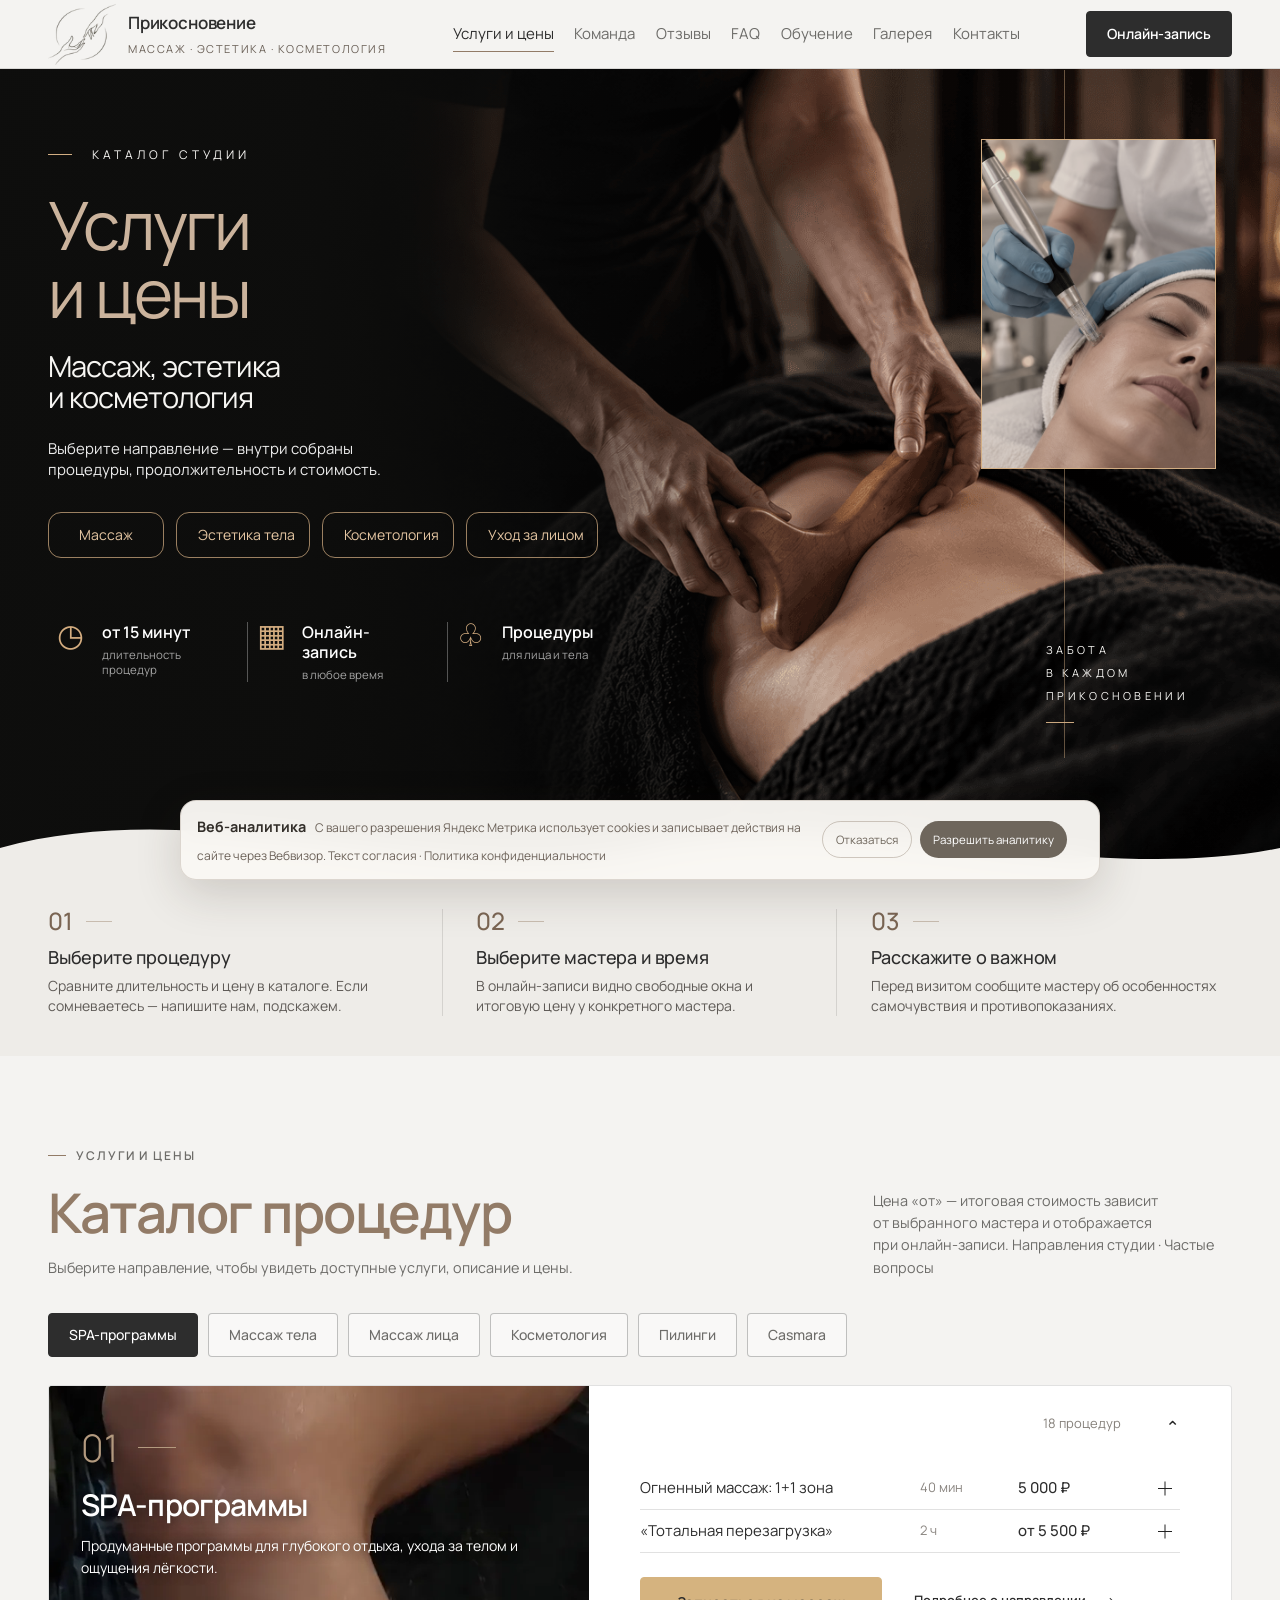
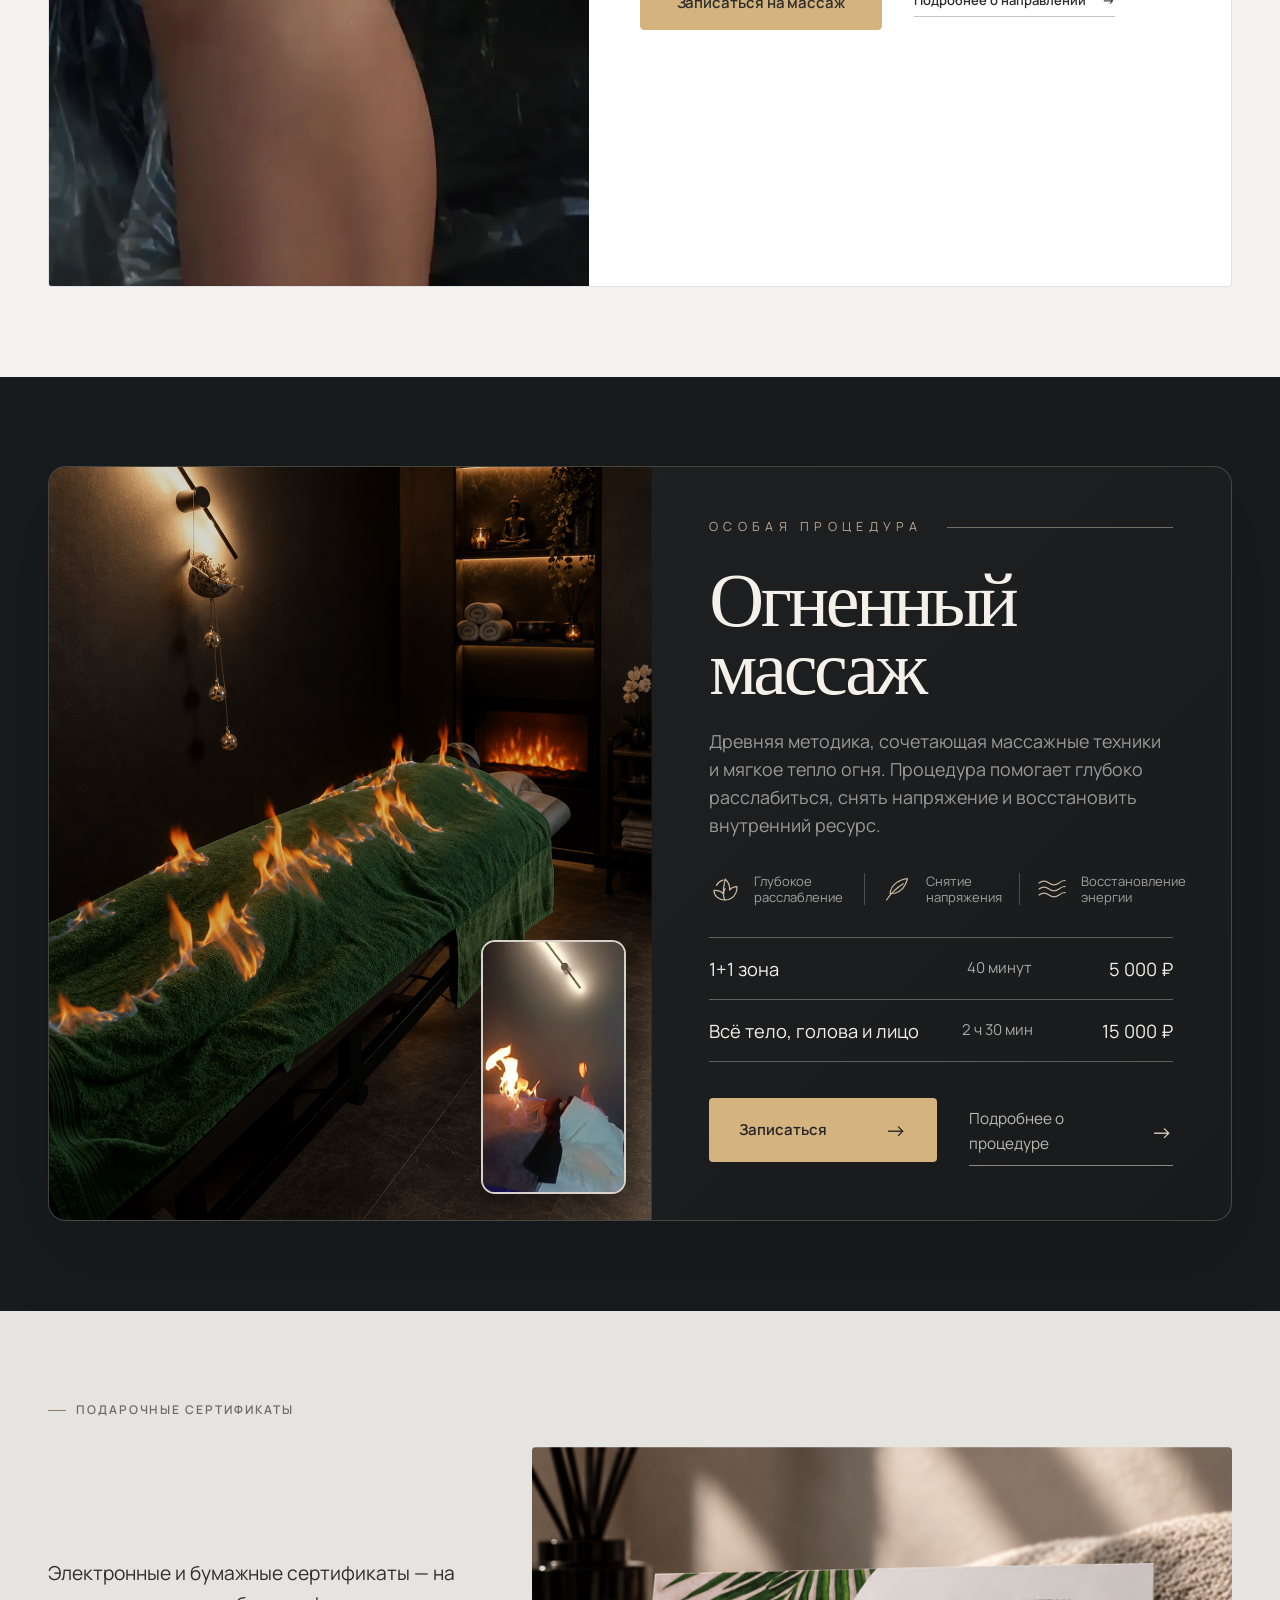
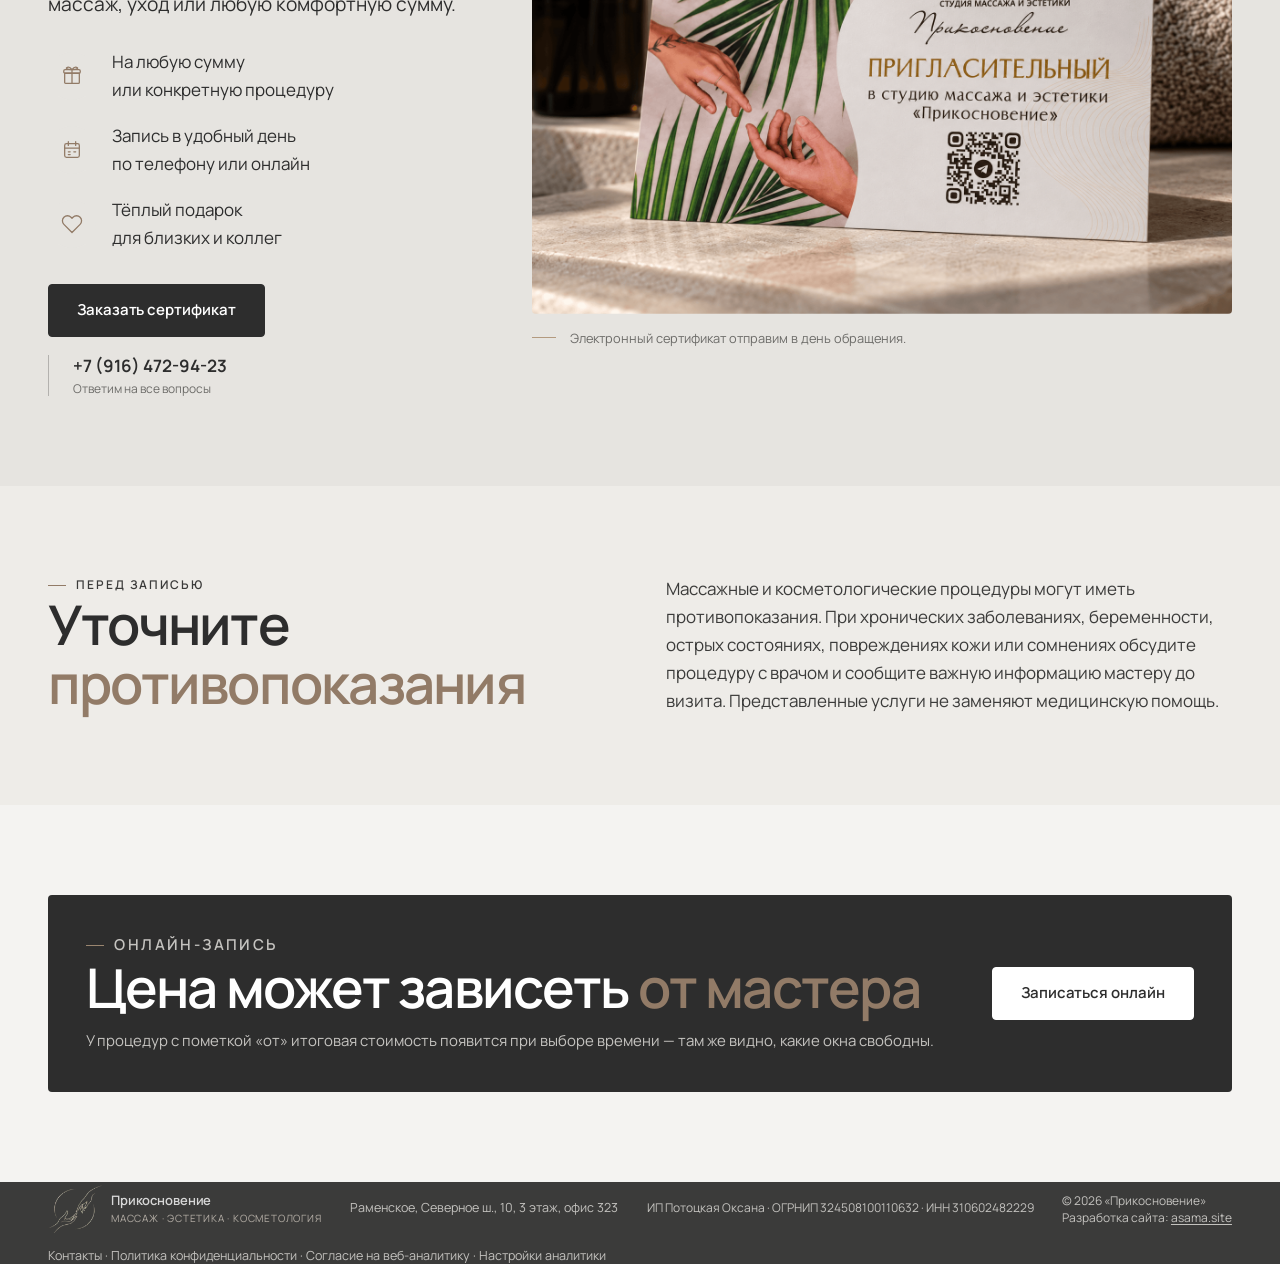
<file: services.html>
<!doctype html>
<html lang="ru">
<head>
  <meta charset="utf-8">
  <meta name="viewport" content="width=device-width, initial-scale=1">
  <meta name="description" content="Услуги и цены студии «Прикосновение» в Раменском: массаж лица и тела, SPA-программы, косметология, пилинги и уходы Casmara. Онлайн-запись.">
  <meta name="theme-color" content="#f4f3f1">
  <meta name="robots" content="index, follow, max-image-preview:large, max-snippet:-1">
  <link rel="canonical" href="https://ramprikosnovenie.ru/services.html">
  <meta property="og:type" content="website">
  <meta property="og:site_name" content="Прикосновение">
  <meta property="og:locale" content="ru_RU">
  <meta property="og:url" content="https://ramprikosnovenie.ru/services.html">
  <meta property="og:title" content="Услуги и цены — студия массажа «Прикосновение», Раменское">
  <meta property="og:description" content="Массаж лица и тела, SPA-программы, косметология, пилинги и уходы Casmara. Полный прайс студии «Прикосновение» в Раменском.">
  <meta property="og:image" content="https://ramprikosnovenie.ru/assets/images/og-image.jpg">
  <meta property="og:image:width" content="1200">
  <meta property="og:image:height" content="630">
  <meta name="twitter:card" content="summary_large_image">
  <meta name="twitter:title" content="Услуги и цены — студия массажа «Прикосновение», Раменское">
  <meta name="twitter:description" content="Массаж лица и тела, SPA-программы, косметология, пилинги и уходы Casmara.">
  <meta name="twitter:image" content="https://ramprikosnovenie.ru/assets/images/og-image.jpg">
  <link rel="icon" type="image/png" sizes="32x32" href="assets/images/favicon-32.png">
  <link rel="icon" type="image/png" sizes="192x192" href="assets/images/favicon-192.png">
  <link rel="apple-touch-icon" sizes="180x180" href="assets/images/apple-touch-icon.png">
  <title>Услуги и цены на массаж и косметологию в Раменском — «Прикосновение»</title>
  <link rel="preconnect" href="https://fonts.googleapis.com">
  <link rel="preconnect" href="https://fonts.gstatic.com" crossorigin>
  <link rel="preload" as="style" href="https://fonts.googleapis.com/css2?family=Manrope:wght@400;500;600;700&display=swap" onload="this.onload=null;this.rel='stylesheet'">
  <noscript><link rel="stylesheet" href="https://fonts.googleapis.com/css2?family=Manrope:wght@400;500;600;700&display=swap"></noscript>
  <link rel="preload" as="image" href="assets/images/services-hero-massage.png">
  <link rel="stylesheet" href="styles.min.css?v=20261003-6">
  <link rel="stylesheet" href="services-mobile.css?v=20260924-1">
  <script type="application/ld+json">
  {
    "@context": "https://schema.org",
    "@graph": [
      {
        "@type": "BreadcrumbList",
        "itemListElement": [
          {
            "@type": "ListItem",
            "position": 1,
            "name": "Главная",
            "item": "https://ramprikosnovenie.ru/"
          },
          {
            "@type": "ListItem",
            "position": 2,
            "name": "Услуги и цены",
            "item": "https://ramprikosnovenie.ru/services.html"
          }
        ]
      },
      {
        "@type": "OfferCatalog",
        "@id": "https://ramprikosnovenie.ru/services.html#catalog",
        "name": "Услуги и цены студии «Прикосновение»",
        "url": "https://ramprikosnovenie.ru/services.html",
        "numberOfItems": 37,
        "provider": {
          "@id": "https://ramprikosnovenie.ru/#studio"
        },
        "itemListElement": [
          {
            "@type": "Offer",
            "position": 1,
            "itemOffered": {
              "@type": "Service",
              "name": "Массаж спины+ШВЗ",
              "serviceType": "Классический массаж",
              "provider": {
                "@id": "https://ramprikosnovenie.ru/#studio"
              }
            },
            "price": "1000",
            "priceCurrency": "RUB",
            "availability": "https://schema.org/InStock",
            "url": "https://dikidi.net/1188196"
          },
          {
            "@type": "Offer",
            "position": 2,
            "itemOffered": {
              "@type": "Service",
              "name": "Массаж (90 мин)",
              "serviceType": "Классический массаж",
              "provider": {
                "@id": "https://ramprikosnovenie.ru/#studio"
              }
            },
            "price": "2500",
            "priceCurrency": "RUB",
            "availability": "https://schema.org/InStock",
            "url": "https://dikidi.net/1188196"
          },
          {
            "@type": "Offer",
            "position": 3,
            "itemOffered": {
              "@type": "Service",
              "name": "Вакуумная терапия",
              "serviceType": "Классический массаж",
              "provider": {
                "@id": "https://ramprikosnovenie.ru/#studio"
              }
            },
            "price": "2000",
            "priceCurrency": "RUB",
            "availability": "https://schema.org/InStock",
            "url": "https://dikidi.net/1188196"
          },
          {
            "@type": "Offer",
            "position": 4,
            "itemOffered": {
              "@type": "Service",
              "name": "Детский массаж",
              "serviceType": "Классический массаж",
              "provider": {
                "@id": "https://ramprikosnovenie.ru/#studio"
              }
            },
            "price": "1000",
            "priceCurrency": "RUB",
            "availability": "https://schema.org/InStock",
            "url": "https://dikidi.net/1188196"
          },
          {
            "@type": "Offer",
            "position": 5,
            "itemOffered": {
              "@type": "Service",
              "name": "Массаж (60 мин)",
              "serviceType": "Классический массаж",
              "provider": {
                "@id": "https://ramprikosnovenie.ru/#studio"
              }
            },
            "price": "1500",
            "priceCurrency": "RUB",
            "availability": "https://schema.org/InStock",
            "url": "https://dikidi.net/1188196"
          },
          {
            "@type": "Offer",
            "position": 6,
            "itemOffered": {
              "@type": "Service",
              "name": "Массаж тела 120 мин",
              "serviceType": "Классический массаж",
              "provider": {
                "@id": "https://ramprikosnovenie.ru/#studio"
              }
            },
            "price": "6000",
            "priceCurrency": "RUB",
            "availability": "https://schema.org/InStock",
            "url": "https://dikidi.net/1188196"
          },
          {
            "@type": "Offer",
            "position": 7,
            "itemOffered": {
              "@type": "Service",
              "name": "Остеопрактика",
              "serviceType": "Классический массаж",
              "provider": {
                "@id": "https://ramprikosnovenie.ru/#studio"
              }
            },
            "price": "7000",
            "priceCurrency": "RUB",
            "availability": "https://schema.org/InStock",
            "url": "https://dikidi.net/1188196"
          },
          {
            "@type": "Offer",
            "position": 8,
            "itemOffered": {
              "@type": "Service",
              "name": "Скульптурно-буккальный массаж",
              "serviceType": "Классический массаж",
              "provider": {
                "@id": "https://ramprikosnovenie.ru/#studio"
              }
            },
            "price": "3000",
            "priceCurrency": "RUB",
            "availability": "https://schema.org/InStock",
            "url": "https://dikidi.net/1188196"
          },
          {
            "@type": "Offer",
            "position": 9,
            "itemOffered": {
              "@type": "Service",
              "name": "Путь воина (массаж лица + массаж стоп)",
              "serviceType": "Массаж лица",
              "provider": {
                "@id": "https://ramprikosnovenie.ru/#studio"
              }
            },
            "price": "2900",
            "priceCurrency": "RUB",
            "availability": "https://schema.org/InStock",
            "url": "https://dikidi.net/1188196"
          },
          {
            "@type": "Offer",
            "position": 10,
            "itemOffered": {
              "@type": "Service",
              "name": "Лифтинг-эффект (массаж лица фейспластичный)",
              "serviceType": "Массаж лица",
              "provider": {
                "@id": "https://ramprikosnovenie.ru/#studio"
              }
            },
            "price": "2500",
            "priceCurrency": "RUB",
            "availability": "https://schema.org/InStock",
            "url": "https://dikidi.net/1188196"
          },
          {
            "@type": "Offer",
            "position": 11,
            "itemOffered": {
              "@type": "Service",
              "name": "Преображение Венеры (массаж лица)",
              "serviceType": "Массаж лица",
              "provider": {
                "@id": "https://ramprikosnovenie.ru/#studio"
              }
            },
            "price": "4000",
            "priceCurrency": "RUB",
            "availability": "https://schema.org/InStock",
            "url": "https://dikidi.net/1188196"
          },
          {
            "@type": "Offer",
            "position": 12,
            "itemOffered": {
              "@type": "Service",
              "name": "Фреш Фейс (массаж лица с вакуумной баночкой)",
              "serviceType": "Массаж лица",
              "provider": {
                "@id": "https://ramprikosnovenie.ru/#studio"
              }
            },
            "price": "2300",
            "priceCurrency": "RUB",
            "availability": "https://schema.org/InStock",
            "url": "https://dikidi.net/1188196"
          },
          {
            "@type": "Offer",
            "position": 13,
            "itemOffered": {
              "@type": "Service",
              "name": "FlaxSculpt (пептидное армирование)",
              "serviceType": "Косметология",
              "provider": {
                "@id": "https://ramprikosnovenie.ru/#studio"
              }
            },
            "price": "3000",
            "priceCurrency": "RUB",
            "availability": "https://schema.org/InStock",
            "url": "https://dikidi.net/1188196"
          },
          {
            "@type": "Offer",
            "position": 14,
            "itemOffered": {
              "@type": "Service",
              "name": "Карбокситерапия",
              "serviceType": "Косметология",
              "provider": {
                "@id": "https://ramprikosnovenie.ru/#studio"
              }
            },
            "price": "3500",
            "priceCurrency": "RUB",
            "availability": "https://schema.org/InStock",
            "url": "https://dikidi.net/1188196"
          },
          {
            "@type": "Offer",
            "position": 15,
            "itemOffered": {
              "@type": "Service",
              "name": "Микронидлинг",
              "serviceType": "Косметология",
              "provider": {
                "@id": "https://ramprikosnovenie.ru/#studio"
              }
            },
            "price": "4500",
            "priceCurrency": "RUB",
            "availability": "https://schema.org/InStock",
            "url": "https://dikidi.net/1188196"
          },
          {
            "@type": "Offer",
            "position": 16,
            "itemOffered": {
              "@type": "Service",
              "name": "УЗ-чистка без ухода",
              "serviceType": "Косметология",
              "provider": {
                "@id": "https://ramprikosnovenie.ru/#studio"
              }
            },
            "price": "2700",
            "priceCurrency": "RUB",
            "availability": "https://schema.org/InStock",
            "url": "https://dikidi.net/1188196"
          },
          {
            "@type": "Offer",
            "position": 17,
            "itemOffered": {
              "@type": "Service",
              "name": "УЗ-чистка лица с уходом",
              "serviceType": "Косметология",
              "provider": {
                "@id": "https://ramprikosnovenie.ru/#studio"
              }
            },
            "price": "3300",
            "priceCurrency": "RUB",
            "availability": "https://schema.org/InStock",
            "url": "https://dikidi.net/1188196"
          },
          {
            "@type": "Offer",
            "position": 18,
            "itemOffered": {
              "@type": "Service",
              "name": "Гликолевый пилинг",
              "serviceType": "Пилинг",
              "provider": {
                "@id": "https://ramprikosnovenie.ru/#studio"
              }
            },
            "price": "3000",
            "priceCurrency": "RUB",
            "availability": "https://schema.org/InStock",
            "url": "https://dikidi.net/1188196"
          },
          {
            "@type": "Offer",
            "position": 19,
            "itemOffered": {
              "@type": "Service",
              "name": "Миндальный пилинг",
              "serviceType": "Пилинг",
              "provider": {
                "@id": "https://ramprikosnovenie.ru/#studio"
              }
            },
            "price": "3000",
            "priceCurrency": "RUB",
            "availability": "https://schema.org/InStock",
            "url": "https://dikidi.net/1188196"
          },
          {
            "@type": "Offer",
            "position": 20,
            "itemOffered": {
              "@type": "Service",
              "name": "Молочный пилинг",
              "serviceType": "Пилинг",
              "provider": {
                "@id": "https://ramprikosnovenie.ru/#studio"
              }
            },
            "price": "3000",
            "priceCurrency": "RUB",
            "availability": "https://schema.org/InStock",
            "url": "https://dikidi.net/1188196"
          },
          {
            "@type": "Offer",
            "position": 21,
            "itemOffered": {
              "@type": "Service",
              "name": "Пилинг для проблемной кожи (Израиль)",
              "serviceType": "Пилинг",
              "provider": {
                "@id": "https://ramprikosnovenie.ru/#studio"
              }
            },
            "price": "3500",
            "priceCurrency": "RUB",
            "availability": "https://schema.org/InStock",
            "url": "https://dikidi.net/1188196"
          },
          {
            "@type": "Offer",
            "position": 22,
            "itemOffered": {
              "@type": "Service",
              "name": "Пилинг с лифтинг-эффектом",
              "serviceType": "Пилинг",
              "provider": {
                "@id": "https://ramprikosnovenie.ru/#studio"
              }
            },
            "price": "3000",
            "priceCurrency": "RUB",
            "availability": "https://schema.org/InStock",
            "url": "https://dikidi.net/1188196"
          },
          {
            "@type": "Offer",
            "position": 23,
            "itemOffered": {
              "@type": "Service",
              "name": "Ревитализирующий пилинг без шелушения",
              "serviceType": "Пилинг",
              "provider": {
                "@id": "https://ramprikosnovenie.ru/#studio"
              }
            },
            "price": "2000",
            "priceCurrency": "RUB",
            "availability": "https://schema.org/InStock",
            "url": "https://dikidi.net/1188196"
          },
          {
            "@type": "Offer",
            "position": 24,
            "itemOffered": {
              "@type": "Service",
              "name": "Салициловый пилинг",
              "serviceType": "Пилинг",
              "provider": {
                "@id": "https://ramprikosnovenie.ru/#studio"
              }
            },
            "price": "2500",
            "priceCurrency": "RUB",
            "availability": "https://schema.org/InStock",
            "url": "https://dikidi.net/1188196"
          },
          {
            "@type": "Offer",
            "position": 25,
            "itemOffered": {
              "@type": "Service",
              "name": "Мультикислотный пилинг",
              "serviceType": "Пилинг",
              "provider": {
                "@id": "https://ramprikosnovenie.ru/#studio"
              }
            },
            "price": "3000",
            "priceCurrency": "RUB",
            "availability": "https://schema.org/InStock",
            "url": "https://dikidi.net/1188196"
          },
          {
            "@type": "Offer",
            "position": 26,
            "itemOffered": {
              "@type": "Service",
              "name": "Огненный массаж: 1+1 зона",
              "serviceType": "SPA",
              "provider": {
                "@id": "https://ramprikosnovenie.ru/#studio"
              }
            },
            "price": "5000",
            "priceCurrency": "RUB",
            "availability": "https://schema.org/InStock",
            "url": "https://dikidi.net/1188196"
          },
          {
            "@type": "Offer",
            "position": 27,
            "itemOffered": {
              "@type": "Service",
              "name": "Огненный массаж: всё тело, голова и лицо",
              "serviceType": "SPA",
              "provider": {
                "@id": "https://ramprikosnovenie.ru/#studio"
              }
            },
            "price": "15000",
            "priceCurrency": "RUB",
            "availability": "https://schema.org/InStock",
            "url": "https://dikidi.net/1188196"
          },
          {
            "@type": "Offer",
            "position": 28,
            "itemOffered": {
              "@type": "Service",
              "name": "«Тотальная перезагрузка»: массаж тела + лёгкий массаж лица",
              "serviceType": "SPA",
              "provider": {
                "@id": "https://ramprikosnovenie.ru/#studio"
              }
            },
            "price": "5500",
            "priceCurrency": "RUB",
            "availability": "https://schema.org/InStock",
            "url": "https://dikidi.net/1188196"
          },
          {
            "@type": "Offer",
            "position": 29,
            "itemOffered": {
              "@type": "Service",
              "name": "Скульптор-SPA (авторский массаж лица)",
              "serviceType": "SPA",
              "provider": {
                "@id": "https://ramprikosnovenie.ru/#studio"
              }
            },
            "price": "6000",
            "priceCurrency": "RUB",
            "availability": "https://schema.org/InStock",
            "url": "https://dikidi.net/1188196"
          },
          {
            "@type": "Offer",
            "position": 30,
            "itemOffered": {
              "@type": "Service",
              "name": "SPA «Лёгкий силуэт»: лимфодренажный массаж + бандажное обёртывание",
              "serviceType": "SPA",
              "provider": {
                "@id": "https://ramprikosnovenie.ru/#studio"
              }
            },
            "price": "7000",
            "priceCurrency": "RUB",
            "availability": "https://schema.org/InStock",
            "url": "https://dikidi.net/1188196"
          },
          {
            "@type": "Offer",
            "position": 31,
            "itemOffered": {
              "@type": "Service",
              "name": "SPA-лепка",
              "serviceType": "SPA",
              "provider": {
                "@id": "https://ramprikosnovenie.ru/#studio"
              }
            },
            "price": "7000",
            "priceCurrency": "RUB",
            "availability": "https://schema.org/InStock",
            "url": "https://dikidi.net/1188196"
          },
          {
            "@type": "Offer",
            "position": 32,
            "itemOffered": {
              "@type": "Service",
              "name": "Q10 Rescue — уход для возрастной кожи",
              "serviceType": "Уход Casmara",
              "provider": {
                "@id": "https://ramprikosnovenie.ru/#studio"
              }
            },
            "price": "8000",
            "priceCurrency": "RUB",
            "availability": "https://schema.org/InStock",
            "url": "https://dikidi.net/1188196"
          },
          {
            "@type": "Offer",
            "position": 33,
            "itemOffered": {
              "@type": "Service",
              "name": "Антивозрастной уход против пигментации и тусклости",
              "serviceType": "Уход Casmara",
              "provider": {
                "@id": "https://ramprikosnovenie.ru/#studio"
              }
            },
            "price": "12000",
            "priceCurrency": "RUB",
            "availability": "https://schema.org/InStock",
            "url": "https://dikidi.net/1188196"
          },
          {
            "@type": "Offer",
            "position": 34,
            "itemOffered": {
              "@type": "Service",
              "name": "Очищающий уход «Чистый кислород»",
              "serviceType": "Уход Casmara",
              "provider": {
                "@id": "https://ramprikosnovenie.ru/#studio"
              }
            },
            "price": "8000",
            "priceCurrency": "RUB",
            "availability": "https://schema.org/InStock",
            "url": "https://dikidi.net/1188196"
          },
          {
            "@type": "Offer",
            "position": 35,
            "itemOffered": {
              "@type": "Service",
              "name": "Уход «Защита возраста»",
              "serviceType": "Уход Casmara",
              "provider": {
                "@id": "https://ramprikosnovenie.ru/#studio"
              }
            },
            "price": "10000",
            "priceCurrency": "RUB",
            "availability": "https://schema.org/InStock",
            "url": "https://dikidi.net/1188196"
          },
          {
            "@type": "Offer",
            "position": 36,
            "itemOffered": {
              "@type": "Service",
              "name": "Уход «Регенерин»",
              "serviceType": "Уход Casmara",
              "provider": {
                "@id": "https://ramprikosnovenie.ru/#studio"
              }
            },
            "price": "8000",
            "priceCurrency": "RUB",
            "availability": "https://schema.org/InStock",
            "url": "https://dikidi.net/1188196"
          },
          {
            "@type": "Offer",
            "position": 37,
            "itemOffered": {
              "@type": "Service",
              "name": "Уход «Сенсейшнс»: восстановление и сияние",
              "serviceType": "Уход Casmara",
              "provider": {
                "@id": "https://ramprikosnovenie.ru/#studio"
              }
            },
            "price": "8000",
            "priceCurrency": "RUB",
            "availability": "https://schema.org/InStock",
            "url": "https://dikidi.net/1188196"
          }
        ]
      }
    ]
  }
  </script>
</head>
<body data-page="services">
  <a class="skip-link" href="#main">Перейти к содержанию</a>

  <div class="scroll-progress" aria-hidden="true"><span></span></div>

  <header class="site-header" id="top">
    <div class="shell header-inner">
      <a class="brand" href="index.html" aria-label="Прикосновение — главная">
        <img class="brand__logo" src="assets/images/logo-transparent-96.webp" alt="" width="96" height="96">
        <span>
          <span class="brand__name">Прикосновение</span>
          <span class="brand__tag">массаж · эстетика · косметология</span>
        </span>
      </a>
      <button class="menu-toggle" type="button" aria-expanded="false" aria-controls="site-nav">
        <span></span><span></span><span></span><span class="sr-only">Открыть меню</span>
      </button>
      <nav class="site-nav" id="site-nav" aria-label="Основная навигация">
        <a href="services.html" data-nav="services">Услуги и цены</a>
        <a href="index.html#team">Команда</a>
        <a href="index.html#reviews">Отзывы</a>
        <a href="index.html#faq">FAQ</a>
        <a href="training.html" data-nav="training">Обучение</a>
        <a href="gallery.html" data-nav="gallery">Галерея</a>
        <a href="index.html#contacts">Контакты</a>
      </nav>
      <a class="button button--sm header-cta" href="https://dikidi.net/1188196" target="_blank" rel="noopener">Онлайн-запись</a>
    </div>
  </header>

  <main id="main">

    <section class="services-showcase" aria-labelledby="services-title">
      <div class="services-showcase__backdrop" role="img" aria-label="Массаж деревянным инструментом в тёплом кабинете"></div>
      <div class="shell services-showcase__inner">
        <div class="services-showcase__copy">
          <p class="services-showcase__eyebrow">Каталог студии</p>
          <h1 id="services-title">Услуги<br><span>и цены</span></h1>
          <p class="services-showcase__subtitle">Массаж, эстетика<br>и косметология</p>
          <p class="services-showcase__text">Выберите направление — внутри собраны <br>процедуры, продолжительность и стоимость.</p>
          <nav class="services-showcase__categories" aria-label="Разделы каталога">
            <a href="#catalog">Массаж</a>
            <a href="?category=massage#catalog">Эстетика тела</a>
            <a href="?category=cosmetology#catalog">Косметология</a>
            <a href="?category=face#catalog">Уход за лицом</a>
          </nav>
          <dl class="services-showcase__facts">
            <div class="fact-clock"><dt>от 15 минут</dt><dd>длительность процедур</dd></div>
            <div class="fact-calendar"><dt>Онлайн-запись</dt><dd>в любое время</dd></div>
            <div class="fact-lotus"><dt>Процедуры</dt><dd>для лица и тела</dd></div>
          </dl>
        </div>
        <figure class="services-showcase__inset">
          <img src="assets/images/services-hero-cosmetology.png" alt="Процедура микронидлинга лица" width="1024" height="1536">
        </figure>
        <p class="services-showcase__care">Забота<br>в каждом<br>прикосновении</p>
      </div>
      <div class="services-showcase__wave" aria-hidden="true"></div>
    </section>

    <section class="trust-strip service-steps-strip" aria-label="Как записаться">
      <ol class="shell trust-grid service-steps-grid">
        <li class="trust-item reveal">
          <div class="trust-item__top"><span class="trust-number">01</span><span class="trust-dash" aria-hidden="true"></span></div>
          <h2 class="trust-title">Выберите процедуру</h2>
          <p class="trust-text">Сравните длительность и цену в каталоге. Если сомневаетесь — напишите нам, подскажем.</p>
        </li>
        <li class="trust-item reveal">
          <div class="trust-item__top"><span class="trust-number">02</span><span class="trust-dash" aria-hidden="true"></span></div>
          <h2 class="trust-title">Выберите мастера и время</h2>
          <p class="trust-text">В онлайн-записи видно свободные окна и итоговую цену у конкретного мастера.</p>
        </li>
        <li class="trust-item reveal">
          <div class="trust-item__top"><span class="trust-number">03</span><span class="trust-dash" aria-hidden="true"></span></div>
          <h2 class="trust-title">Расскажите о важном</h2>
          <p class="trust-text">Перед визитом сообщите мастеру об особенностях самочувствия и противопоказаниях.</p>
        </li>
      </ol>
    </section>

  <!-- 2. Каталог -->
    <section class="procedure-menu" aria-labelledby="procedure-menu-title">
      <div class="shell">
        <div class="procedure-menu__head">
          <div>
            <p class="procedure-menu__eyebrow">Услуги и цены</p>
            <h2 id="procedure-menu-title">Каталог <span>процедур</span></h2>
            <p>Выберите направление, чтобы увидеть доступные услуги, описание и цены.</p>
          </div>
          <p class="procedure-menu__note">Цена «от» — итоговая стоимость зависит<br>от выбранного мастера и отображается<br>при онлайн-записи. <a href="index.html#services">Направления студии</a> · <a href="index.html#faq">Частые вопросы</a></p>
        </div>

        <nav class="procedure-menu__tabs" aria-label="Направления услуг">
          <a class="active" href="#" data-menu-filter="spa">SPA-программы</a>
          <a href="#" data-menu-filter="massage">Массаж тела</a>
          <a href="#" data-menu-filter="face">Массаж лица</a>
          <a href="#" data-menu-filter="cosmetology">Косметология</a>
          <a href="#" data-menu-filter="peeling">Пилинги</a>
          <a href="#" data-menu-filter="casmara">Casmara</a>
        </nav>

        <article class="procedure-menu__panel">
          <div class="procedure-menu__visual">
            <img src="assets/images/process-back-massage.webp" alt="Массаж спины в студии «Прикосновение»" width="960" height="1280" loading="lazy">
            <video class="procedure-menu__video" muted loop playsinline preload="none" poster="assets/video/spa-wrap-poster.webp" data-src="assets/video/spa-wrap.mp4" data-src-mobile="assets/video/spa-wrap-mobile.mp4" aria-hidden="true" hidden></video>
            <div class="procedure-menu__visual-copy">
              <p class="procedure-menu__number">01 <i></i></p>
              <h3>Массаж тела</h3>
              <p>Восстановление, лёгкость<br>и внутренняя энергия. Подберём<br>технику массажа под ваши цели<br>и состояние.</p>
            </div>
          </div>
          <div class="procedure-menu__services">
            <div class="procedure-menu__count">7 процедур <span aria-hidden="true">⌃</span></div>
            <div class="procedure-menu__rows">
              <details><summary><span>Массаж спины + ШВЗ</span><small>40 мин</small><strong>от 1 800 ₽</strong><i></i></summary><div><p>Массаж спины и шейно-воротниковой зоны в Раменском для снятия напряжения в мышцах спины, плеч и шеи. Мастер мягко прорабатывает мышцы, помогает расслабиться и подобрать комфортную интенсивность под ваш запрос.</p><a href="https://dikidi.net/1188196" target="_blank" rel="noopener">Записаться →</a></div></details>
              <details><summary><span>Массаж 60 минут</span><small>60 мин</small><strong>от 1 500 ₽</strong><i></i></summary><div><p>Индивидуальный массаж тела на 60 минут: расслабляющий, общий, спортивный, лимфодренажный или антицеллюлитный. Перед сеансом мастер уточняет самочувствие и подбирает технику и интенсивность проработки.</p><a href="https://dikidi.net/1188196" target="_blank" rel="noopener">Записаться →</a></div></details>
              <details><summary><span>Массаж 90 минут</span><small>90 мин</small><strong>от 2 500 ₽</strong><i></i></summary><div><p>Полноценный массаж тела на 90 минут с выбором техники под цель визита: расслабление, лимфодренаж или работа с мышечным напряжением. Больше времени — для спокойной проработки всего тела и зон, которым нужно особое внимание.</p><a href="https://dikidi.net/1188196" target="_blank" rel="noopener">Записаться →</a></div></details>
              <details><summary><span>Массаж тела 120 минут</span><small>120 мин</small><strong>6 000 ₽</strong><i></i></summary><div><p>Длительный массаж всего тела на 120 минут для глубокой релаксации и последовательной проработки мышц. Вид массажа и интенсивность мастер подбирает индивидуально после обсуждения вашего запроса.</p><a href="https://dikidi.net/1188196" target="_blank" rel="noopener">Записаться →</a></div></details>
              <details><summary><span>Вакуумная терапия</span><small>30 мин</small><strong>2 000 ₽</strong><i></i></summary><div><p>Вакуумная терапия для улучшения микроциркуляции и тонуса кожи, мягкой работы с застойными явлениями и соединительной тканью. Подходит для отдельных зон, которые мастер определяет после консультации.</p><a href="https://dikidi.net/1188196" target="_blank" rel="noopener">Записаться →</a></div></details>
              <details><summary><span>Детский массаж</span><small>40 мин</small><strong>от 1 000 ₽</strong><i></i></summary><div><p>Детский массаж 40 минут с бережным подходом к возрасту, самочувствию и особенностям ребёнка. Перед процедурой мастер обсуждает с родителями запрос и выбирает комфортную технику; при наличии ограничений нужна предварительная консультация врача.</p><a href="https://dikidi.net/1188196" target="_blank" rel="noopener">Записаться →</a></div></details>
              <details><summary><span>Остеопрактика</span><small>—</small><strong>7 000 ₽</strong><i></i></summary><div><p>Индивидуальная остеопрактика для работы с мышечным напряжением, ограничением подвижности и дискомфортом в спине и суставах. Первый визит начинается с подробного разговора и оценки состояния, после чего специалист предлагает подходящую программу.</p><a href="https://dikidi.net/1188196" target="_blank" rel="noopener">Записаться →</a></div></details>
              <details data-category="face"><summary><span>Путь воина (массаж лица + массаж стоп)</span><small>1 ч 20 мин</small><strong>от 2 900 ₽</strong><i></i></summary><div><p>Массаж лица с проработкой плечевого пояса, шеи, головы и стоп; в программу входит маска по типу кожи.</p><a href="https://dikidi.net/1188196" target="_blank" rel="noopener">Записаться →</a></div></details>
              <details data-category="face"><summary><span>Лифтинг-эффект</span><small>1 ч 30 мин</small><strong>от 2 500 ₽</strong><i></i></summary><div><p>Сочетание лимфодренажных, скульптурных и пластичных техник для лица, шеи и декольте.</p><a href="https://dikidi.net/1188196" target="_blank" rel="noopener">Записаться →</a></div></details>
              <details data-category="cosmetology"><summary><span>FlaxSculpt (пептидное армирование)</span><small>1 ч</small><strong>от 3 000 ₽</strong><i></i></summary><div><p>Косметологический уход с пептидным армированием для поддержки тонуса и свежего вида кожи.</p><a href="https://dikidi.net/1188196" target="_blank" rel="noopener">Записаться →</a></div></details>
              <details data-category="cosmetology"><summary><span>Карбокситерапия</span><small>40 мин</small><strong>3 500 ₽</strong><i></i></summary><div><p>Безынъекционный уход для обновления кожи и улучшения тона.</p><a href="https://dikidi.net/1188196" target="_blank" rel="noopener">Записаться →</a></div></details>
              <details data-category="cosmetology"><summary><span>Микронидлинг</span><small>40 мин</small><strong>4 500 ₽</strong><i></i></summary><div><p>Аппаратная процедура для работы с текстурой и тоном кожи с индивидуальным подбором параметров.</p><a href="https://dikidi.net/1188196" target="_blank" rel="noopener">Записаться →</a></div></details>
              <details data-category="peeling"><summary><span>Миндальный пилинг</span><small>15 мин</small><strong>3 000 ₽</strong><i></i></summary><div><p>Деликатный пилинг для улучшения тона и гладкости кожи.</p><a href="https://dikidi.net/1188196" target="_blank" rel="noopener">Записаться →</a></div></details>
              <details data-category="peeling"><summary><span>Мультикислотный пилинг</span><small>30 мин</small><strong>3 000 ₽</strong><i></i></summary><div><p>Комплексное обновление кожи; состав подбирается специалистом индивидуально.</p><a href="https://dikidi.net/1188196" target="_blank" rel="noopener">Записаться →</a></div></details>
              <details data-category="spa"><summary><span>Огненный массаж: 1+1 зона</span><small>40 мин</small><strong>5 000 ₽</strong><i></i></summary><div><p>Авторская SPA-процедура с мягким теплом огня и массажем двух выбранных зон.</p><a href="https://dikidi.net/1188196" target="_blank" rel="noopener">Записаться →</a></div></details>
              <details data-category="spa"><summary><span>«Тотальная перезагрузка»</span><small>2 ч</small><strong>от 5 500 ₽</strong><i></i></summary><div><p>Расслабляющий массаж тела, рук, ног и стоп, мягкая работа с головой и шеей, аромамассаж.</p><a href="https://dikidi.net/1188196" target="_blank" rel="noopener">Записаться →</a></div></details>
              <details data-category="casmara"><summary><span>Q10 Rescue — уход для возрастной кожи</span><small>1 ч</small><strong>8 000 ₽</strong><i></i></summary><div><p>Восстанавливающий уход Casmara для зрелой кожи и деликатной зоны вокруг глаз.</p><a href="https://dikidi.net/1188196" target="_blank" rel="noopener">Записаться →</a></div></details>
              <details data-category="casmara"><summary><span>Антивозрастной уход против пигментации</span><small>1 ч</small><strong>12 000 ₽</strong><i></i></summary><div><p>Осветляющий и антивозрастной уход для тусклой кожи и неровного тона.</p><a href="https://dikidi.net/1188196" target="_blank" rel="noopener">Записаться →</a></div></details>
            </div>
            <div class="procedure-menu__actions">
              <a class="button" href="https://dikidi.net/1188196" target="_blank" rel="noopener">Записаться на массаж</a>
              <a class="text-link" href="?category=massage#catalog">Подробнее о направлении <span>→</span></a>
            </div>
          </div>
        </article>
      </div>
    </section>

    <!-- 2. Каталог — белая -->
    <section class="section section--white" id="catalog">
      <div class="shell">
                <article class="spa-highlight reveal">
          <div class="spa-highlight__media">
            <img src="assets/images/training/seminar-fire-massage.png" alt="Процедура огненного массажа в кабинете студии" width="1122" height="1402" loading="lazy">
            <div class="spa-highlight__clip">
              <video muted loop playsinline preload="none" poster="assets/video/fire-massage-clip-poster.webp" width="360" height="640" data-src="assets/video/fire-massage-clip.mp4" data-autoplay aria-hidden="true"></video>
            </div>
          </div>
          <div class="spa-highlight__copy">
            <p class="spa-highlight__label"><span>Особая процедура</span></p>
            <h2>Огненный массаж</h2>
            <p>Древняя методика, сочетающая массажные техники и мягкое тепло огня. Процедура помогает глубоко расслабиться, снять напряжение и восстановить внутренний ресурс.</p>
            <ul class="spa-highlight__benefits" aria-label="Эффект процедуры">
              <li>
                <svg viewBox="0 0 32 32" aria-hidden="true"><path d="M16 27c-6.4 0-11-4.1-11-9.6 4.2-.3 7.5 1 9.6 3.9C13.5 15.7 15.8 10.8 16 6c3.5 3 5.1 6.7 4.6 11.1 2-2.4 4.6-3.6 7.4-3.5.2 7.6-4.6 13.4-12 13.4Z"/><path d="M16 27c-2.8-4.4-1.4-8.3 0-11.5M7.4 12.5C9 9.8 11.2 8 14 7.2"/></svg>
                <span>Глубокое<br>расслабление</span>
              </li>
              <li>
                <svg viewBox="0 0 32 32" aria-hidden="true"><path d="M26.5 5.5C18.7 6.3 10 11.4 9 20.4c6.3.8 12.6-2.7 15.3-8.8 1.2-2.6 1.8-4.7 2.2-6.1Z"/><path d="M5.5 27C10 20.3 15.3 15 22.3 10.8"/></svg>
                <span>Снятие<br>напряжения</span>
              </li>
              <li>
                <svg viewBox="0 0 32 32" aria-hidden="true"><path d="M3 10c3.3-2.6 6.7-2.6 10 0s6.7 2.6 10 0 5.3-2.6 6-2.4M3 16c3.3-2.6 6.7-2.6 10 0s6.7 2.6 10 0 5.3-2.6 6-2.4M3 22c3.3-2.6 6.7-2.6 10 0s6.7 2.6 10 0 5.3-2.6 6-2.4"/></svg>
                <span>Восстановление<br>энергии</span>
              </li>
            </ul>
            <div class="spa-highlight__prices" aria-label="Форматы и цены огненного массажа">
              <div class="spa-highlight__price-row">
                <span>1+1 зона</span>
                <small>40 минут</small>
                <strong>5 000 ₽</strong>
              </div>
              <div class="spa-highlight__price-row">
                <span>Всё тело, голова и лицо</span>
                <small>2 ч 30 мин</small>
                <strong>15 000 ₽</strong>
              </div>
            </div>
            <div class="spa-highlight__actions">
              <a class="spa-highlight__book" href="https://dikidi.net/1188196" target="_blank" rel="noopener">Записаться <span aria-hidden="true">→</span></a>
              <a class="spa-highlight__more" href="services.html?category=spa#catalog">Подробнее о процедуре <span aria-hidden="true">→</span></a>
            </div>
          </div>
        </article>
      </div>
    </section>

    <!-- Подарочные сертификаты -->
    <section class="section section--stone" id="certificates">
      <div class="shell gift-certificate">
        <div class="gift-certificate__copy reveal">
          <p class="eyebrow">Подарочные сертификаты</p>
          <h2>Подарите <em class="accent">время для себя</em></h2>
          <p class="lead">Электронные и бумажные сертификаты — на массаж, уход или любую комфортную сумму.</p>
          <div class="gift-certificate__perks">
            <div class="gift-certificate__perk">
              <span class="gift-certificate__perk-icon" aria-hidden="true">
                <svg width="22" height="22" viewBox="0 0 24 24" fill="none" xmlns="http://www.w3.org/2000/svg"><path d="M4 9H20V19C20 19.5523 19.5523 20 19 20H5C4.44772 20 4 19.5523 4 19V9Z" stroke="currentColor" stroke-width="1.4"/><path d="M3 6.5C3 5.67157 3.67157 5 4.5 5H19.5C20.3284 5 21 5.67157 21 6.5V7.5C21 8.32843 20.3284 9 19.5 9H4.5C3.67157 9 3 8.32843 3 7.5V6.5Z" stroke="currentColor" stroke-width="1.4"/><path d="M12 5V20M12 5C12 5 9.5 1.5 7 2.5C4.5 3.5 6 5 12 5ZM12 5C12 5 14.5 1.5 17 2.5C19.5 3.5 18 5 12 5Z" stroke="currentColor" stroke-width="1.4" stroke-linejoin="round"/></svg>
              </span>
              <span>На любую сумму<br>или конкретную процедуру</span>
            </div>
            <div class="gift-certificate__perk">
              <span class="gift-certificate__perk-icon" aria-hidden="true">
                <svg width="22" height="22" viewBox="0 0 24 24" fill="none" xmlns="http://www.w3.org/2000/svg"><rect x="4" y="5" width="16" height="15" rx="2" stroke="currentColor" stroke-width="1.4"/><path d="M8 3V7M16 3V7M4 10H20M8 14H10M14 14H16M8 17H10" stroke="currentColor" stroke-width="1.4" stroke-linecap="round"/></svg>
              </span>
              <span>Запись в удобный день<br>по телефону или онлайн</span>
            </div>
            <div class="gift-certificate__perk">
              <span class="gift-certificate__perk-icon" aria-hidden="true">
                <svg width="22" height="22" viewBox="0 0 24 24" fill="none" xmlns="http://www.w3.org/2000/svg"><path d="M20.84 4.61A5.5 5.5 0 0013.06 4.6L12 5.67 10.94 4.6a5.5 5.5 0 00-7.78 7.78L12 21.23l8.84-8.85a5.5 5.5 0 000-7.77Z" stroke="currentColor" stroke-width="1.4" stroke-linejoin="round"/></svg>
              </span>
              <span>Тёплый подарок<br>для близких и коллег</span>
            </div>
          </div>
          <div class="gift-certificate__actions">
            <a class="button" href="https://t.me/prikosnoveniemassage" target="_blank" rel="noopener" data-metrika-goal="certificate_click">Заказать сертификат</a>
            <span class="gift-certificate__phone"><a href="tel:+79164729423">+7 (916) 472-94-23</a><small>Ответим на все вопросы</small></span>
          </div>
        </div>
        <figure class="gift-certificate__visual reveal">
          <img src="assets/images/gift-certificate-card-v3.png" alt="Подарочный сертификат студии «Прикосновение» в интерьере" width="1536" height="1024" loading="lazy">
          <figcaption>Электронный сертификат отправим в день обращения.</figcaption>
        </figure>
      </div>
    </section>

    <!-- SEO-каталог: полный текст процедур доступен поисковым системам без JavaScript -->
    <section class="section section--white procedure-seo" aria-labelledby="procedure-seo-title" hidden>
      <div class="shell">
        <div class="section-head">
          <div>
            <p class="eyebrow">Все направления</p>
            <h2 id="procedure-seo-title">Процедуры студии «Прикосновение»</h2>
          </div>
          <p class="lead">Описание, длительность и актуальная стоимость уточняются при онлайн-записи.</p>
        </div>
        <div class="procedure-seo__grid">
          <article><h3>Массаж лица</h3><p><strong>Путь воина.</strong> Массаж лица с проработкой плечевого пояса, шеи, головы и стоп; в программу входит маска по типу кожи.</p><p><strong>Лифтинг-эффект.</strong> Сочетание лимфодренажных, скульптурных и пластичных техник для лица, шеи и декольте.</p><p><strong>Преображение Венеры.</strong> Авторская программа французского массажа лица с проработкой декольте, трапеции, шеи и головы, дополненная уходом и альгинатной маской.</p></article>
          <article><h3>Косметология</h3><p><strong>FlaxSculpt.</strong> Уход с пептидным армированием для поддержки тонуса и свежего вида кожи.</p><p><strong>Карбокситерапия.</strong> Безынъекционный уход для обновления кожи и улучшения тона.</p><p><strong>Микронидлинг.</strong> Аппаратная процедура для работы с текстурой и тоном кожи с индивидуальным подбором параметров.</p><p><strong>УЗ-чистка лица.</strong> Деликатное ультразвуковое очищение с последующим уходом по типу кожи.</p></article>
          <article><h3>Пилинги</h3><p><strong>Гликолевый и миндальный пилинги.</strong> Мягкое обновление кожи, работа с гладкостью и ровностью тона.</p><p><strong>Молочный пилинг.</strong> Деликатный кислотный уход для увлажнения и свежего вида кожи.</p><p><strong>Мультикислотный пилинг.</strong> Комплексное обновление кожи; состав подбирается специалистом индивидуально.</p></article>
          <article><h3>SPA-программы</h3><p><strong>Огненный массаж.</strong> Авторская процедура с мягким теплом огня и массажем выбранных зон или всего тела, головы и лица.</p><p><strong>«Тотальная перезагрузка».</strong> Расслабляющий массаж тела, рук, ног и стоп, мягкая работа с головой и шеей, аромамассаж.</p><p><strong>Скульптор-SPA.</strong> Авторский SPA-массаж лица с проработкой шейно-воротниковой зоны, декольте, плеч и рук.</p></article>
          <article><h3>Уходы Casmara</h3><p><strong>Q10 Rescue.</strong> Восстанавливающий уход для зрелой кожи и деликатной зоны вокруг глаз.</p><p><strong>Антивозрастной уход против пигментации.</strong> Осветляющий уход для тусклой кожи и неровного тона.</p><p><strong>«Чистый кислород».</strong> Очищающий уход с оксигенацией и поддержкой свежего, ровного вида кожи.</p></article>
        </div>
      </div>
    </section>

    <!-- 3. Противопоказания — светло-серая -->
    <section class="section safety-note">
      <div class="shell safety-note__inner reveal">
        <div>
          <p class="eyebrow">Перед записью</p>
          <h2>Уточните <em>противопоказания</em></h2>
        </div>
        <p>Массажные и косметологические процедуры могут иметь противопоказания. При хронических заболеваниях, беременности, острых состояниях, повреждениях кожи или сомнениях обсудите процедуру с врачом и сообщите важную информацию мастеру до визита. Представленные услуги не заменяют медицинскую помощь.</p>
      </div>
    </section>

    <!-- 5. Онлайн-запись — светлая с графитовой полосой -->
    <section class="section">
      <div class="shell">
        <div class="booking-band reveal">
          <div>
            <p class="eyebrow">Онлайн-запись</p>
            <h2>Цена может зависеть <em>от мастера</em></h2>
            <p>У процедур с пометкой «от» итоговая стоимость появится при выборе времени — там же видно, какие окна свободны.</p>
          </div>
          <a class="button button--light" href="https://dikidi.net/1188196" target="_blank" rel="noopener">Записаться онлайн</a>
        </div>
      </div>
    </section>
  </main>

  <footer class="site-footer">
    <div class="shell footer-bar">
      <div class="footer-bar__row">
        <a class="brand footer-brand" href="index.html">
          <img class="brand__logo" src="assets/images/logo-transparent-96.webp" alt="" width="96" height="96" loading="lazy">
          <span>
            <span class="brand__name">Прикосновение</span>
            <span class="brand__tag">массаж · эстетика · косметология</span>
          </span>
        </a>
        <span>Раменское, Северное ш., 10, 3 этаж, офис 323</span>
        <span>ИП Потоцкая Оксана · ОГРНИП 324508100110632 · ИНН 310602482229</span>
        <span class="footer-meta">
          <span>© 2026 «Прикосновение»</span>
          <span class="footer-dev">Разработка сайта: <a href="https://asama.site" target="_blank" rel="noopener">asama.site</a></span>
        </span>
      </div>
      <span><a href="contacts.html">Контакты</a> · <a href="privacy.html">Политика конфиденциальности</a> · <a href="analytics-consent.html">Согласие на веб-аналитику</a> · <a href="privacy.html#analytics-settings">Настройки аналитики</a></span>
    </div>
  </footer>

  <a class="totop" href="#top" aria-label="Наверх">↑</a>

  <div class="contact-fab" id="contact-fab">
    <div class="contact-fab__menu">
      <a class="contact-fab__item" href="tel:+79164729423">Позвонить</a>
      <a class="contact-fab__item" href="https://wa.me/79164729423" target="_blank" rel="noopener">WhatsApp</a>
      <a class="contact-fab__item" href="https://t.me/prikosnoveniemassage" target="_blank" rel="noopener">Telegram</a>
      <a class="contact-fab__item" href="https://vk.ru/id532941121" target="_blank" rel="noopener">ВКонтакте</a>
    </div>
    <button class="contact-fab__toggle" type="button" aria-expanded="false" aria-label="Способы связи"><svg class="contact-fab__icon" viewBox="0 0 24 24" aria-hidden="true"><path d="M7.2 3.5 9.5 8 7.8 9.7a15.6 15.6 0 0 0 6.5 6.5l1.7-1.7 4.5 2.3-.8 3.2c-.2.7-.8 1.2-1.6 1.2A15.3 15.3 0 0 1 2.8 5.9c0-.8.5-1.4 1.2-1.6l3.2-.8Z"/></svg><span class="contact-fab__label">Связь</span></button>
  </div>

  <nav class="mobile-actions" aria-label="Быстрые действия">
    <a href="tel:+79164729423">Позвонить</a>
    <a href="https://wa.me/79164729423" target="_blank" rel="noopener">WhatsApp</a>
    <a href="https://dikidi.net/1188196" target="_blank" rel="noopener">Записаться</a>
  </nav>

  <script src="script.min.js?v=20261118-2"></script>
  <script src="analytics.js?v=2" defer></script>
</body>
</html>
</file>
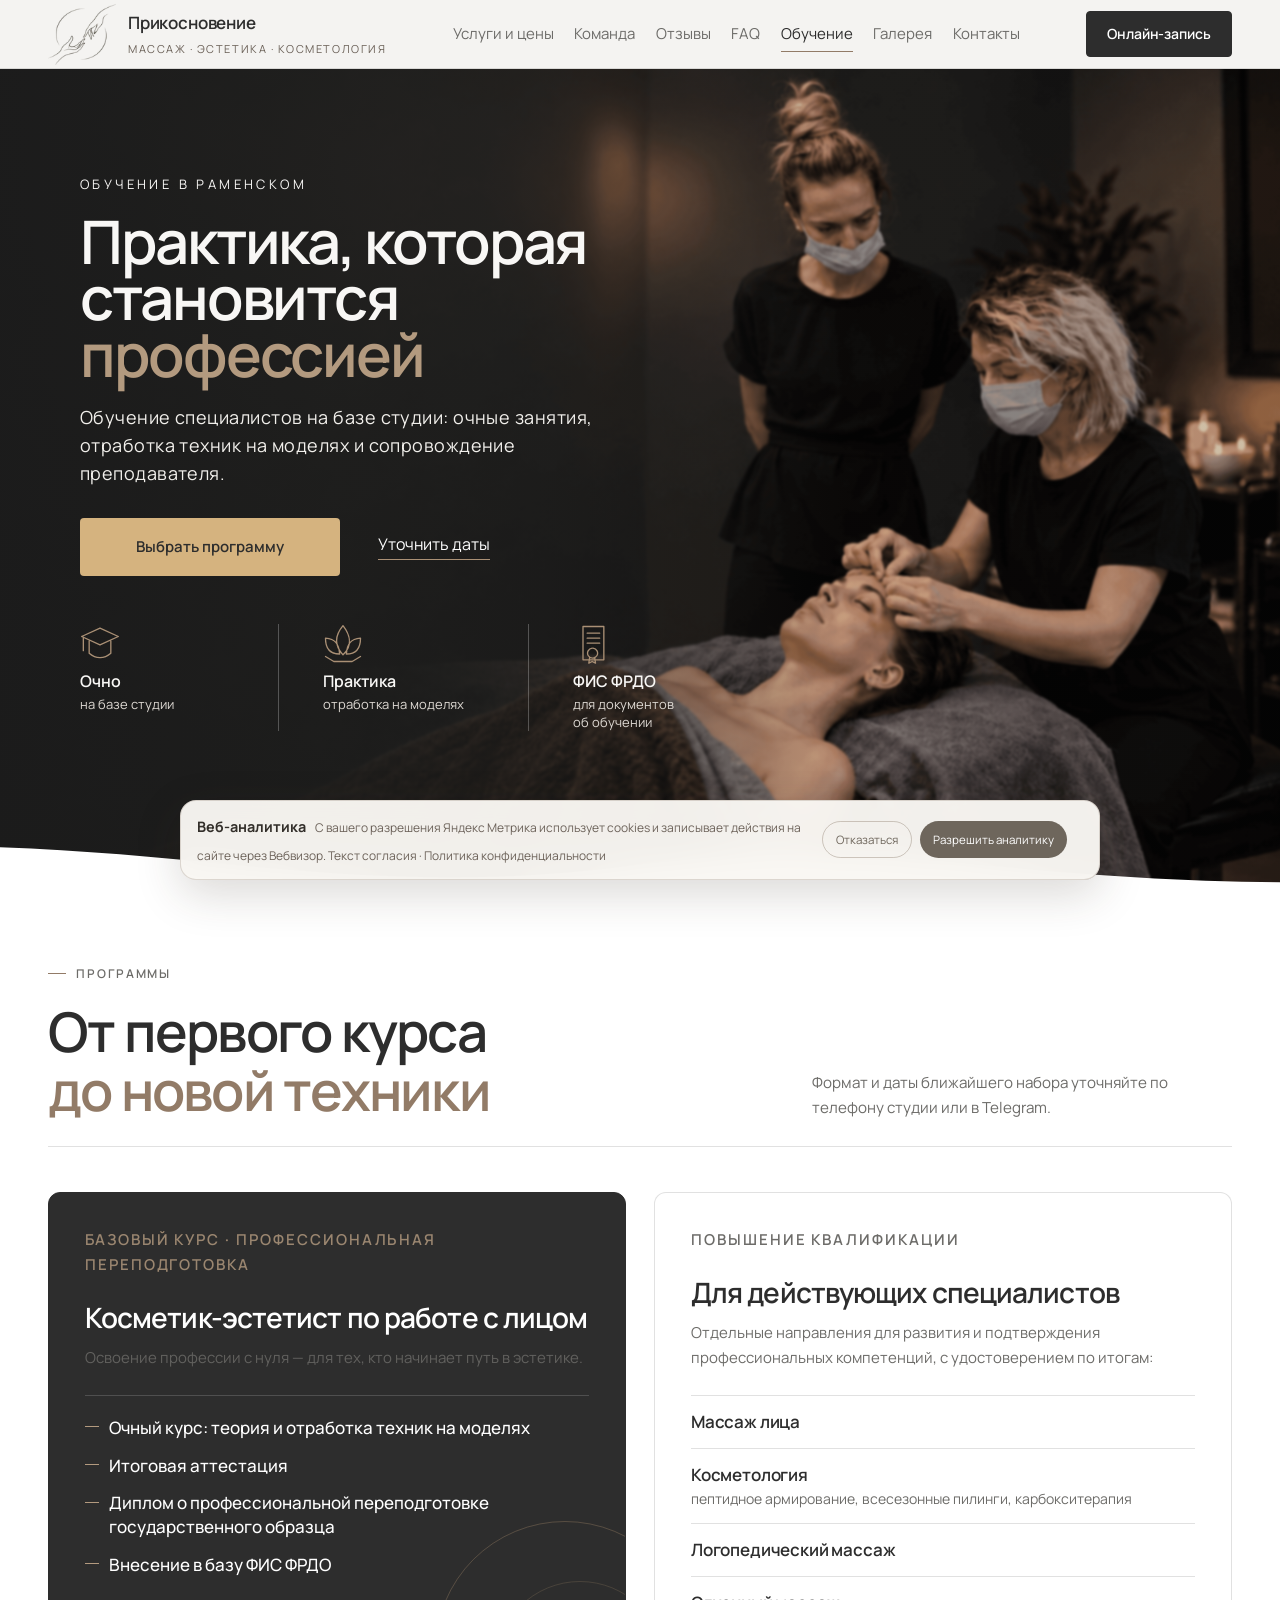
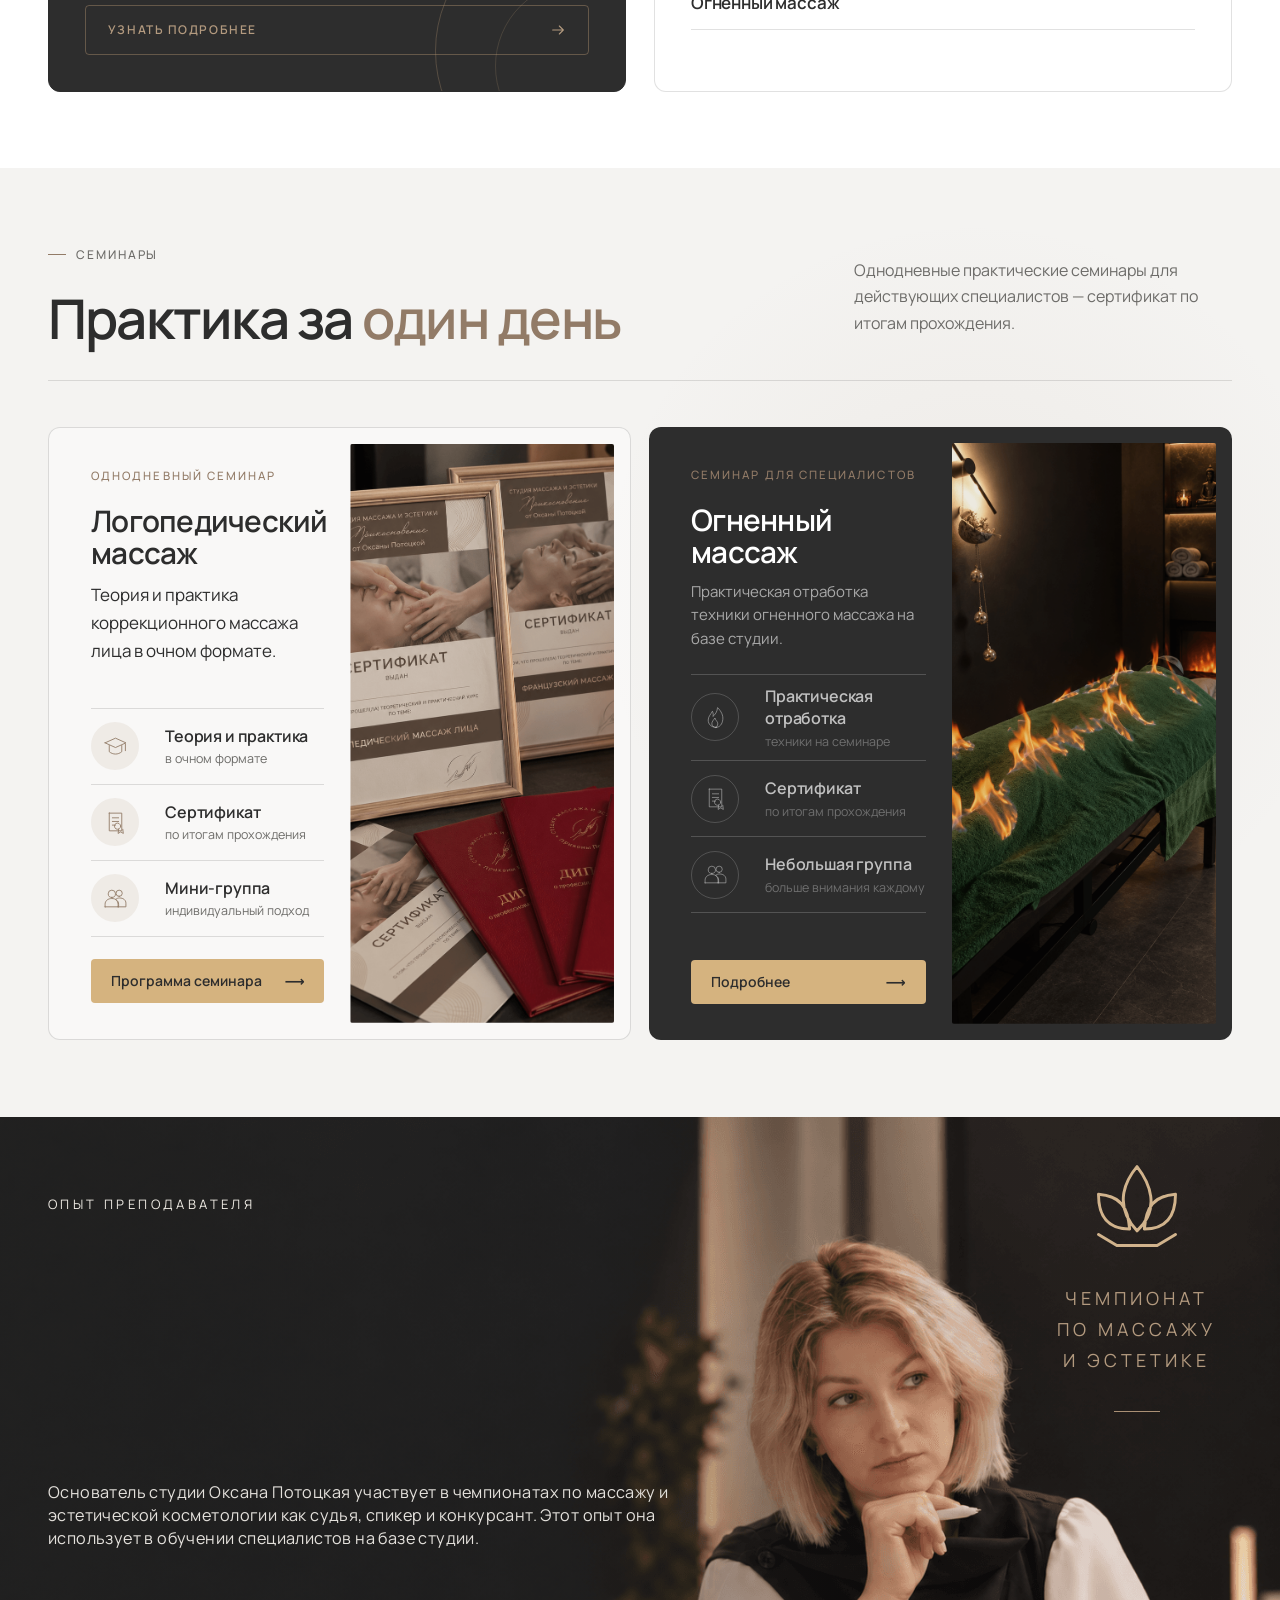
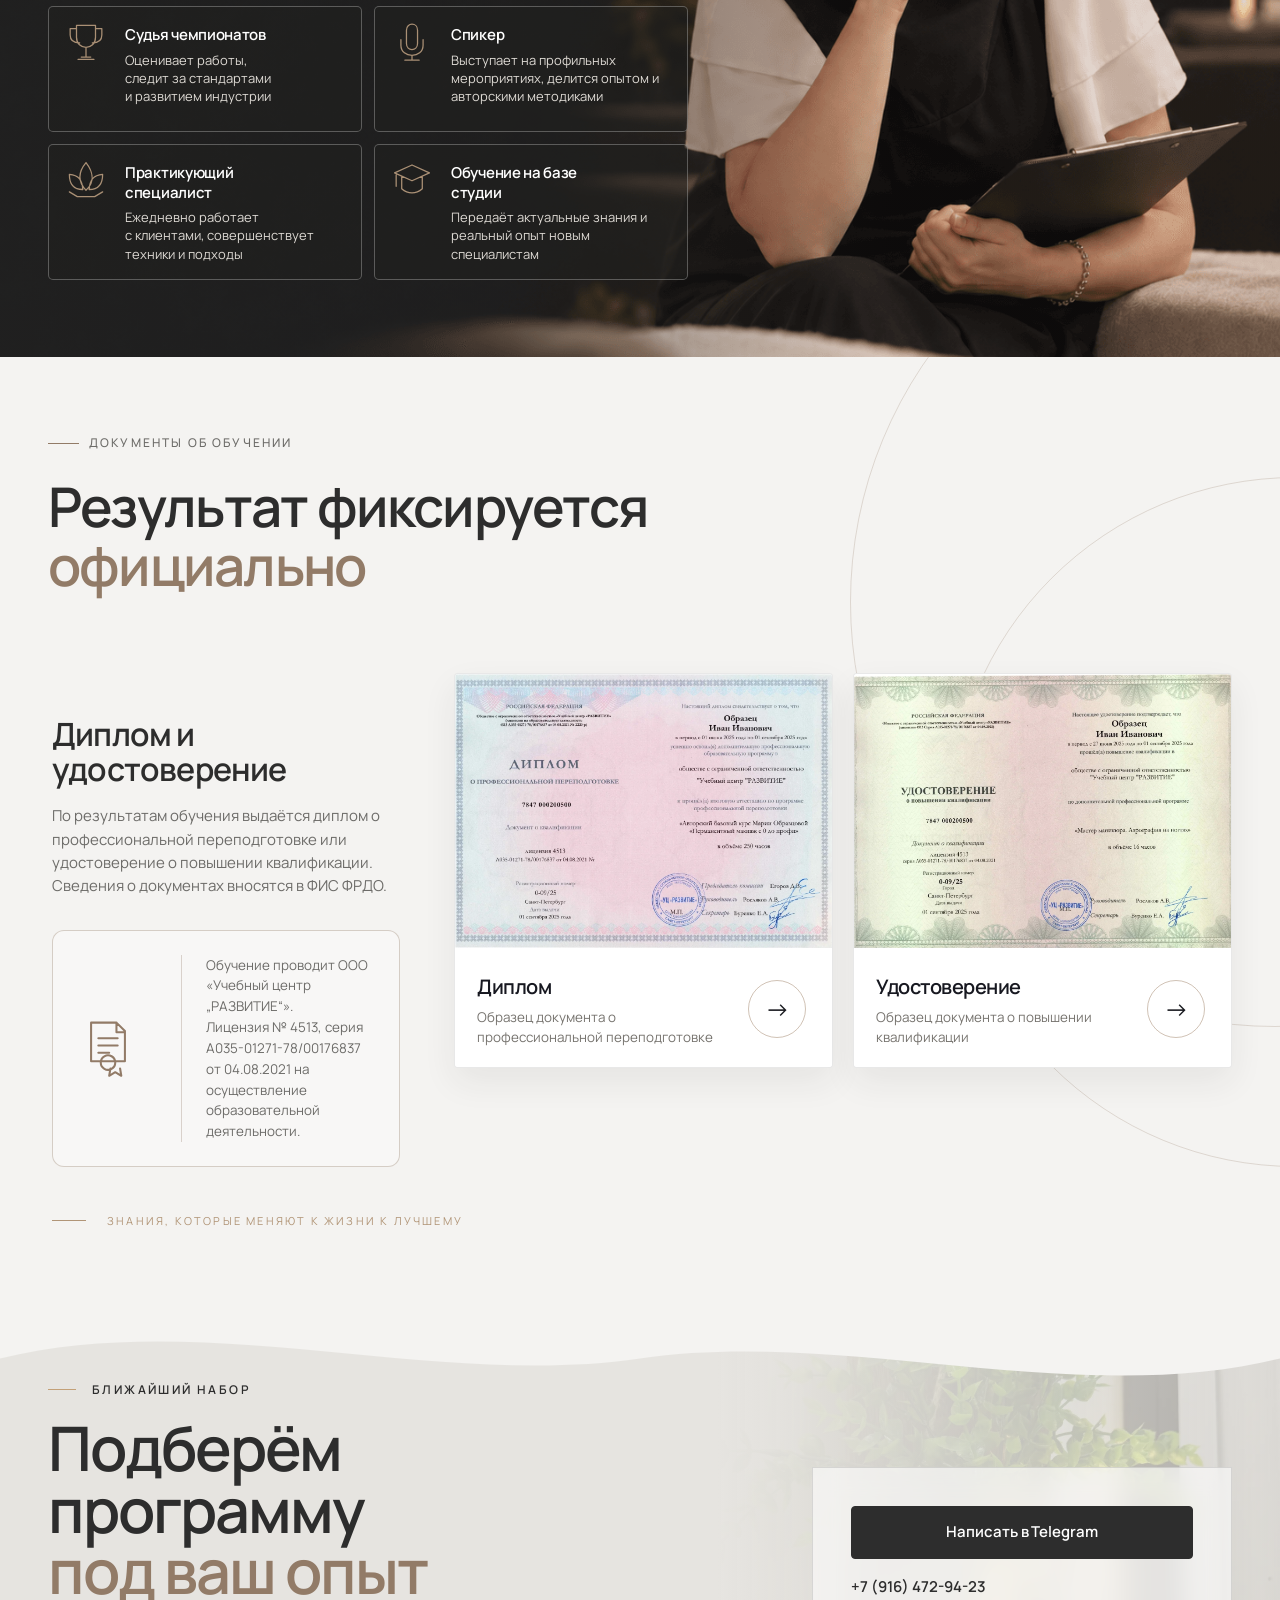
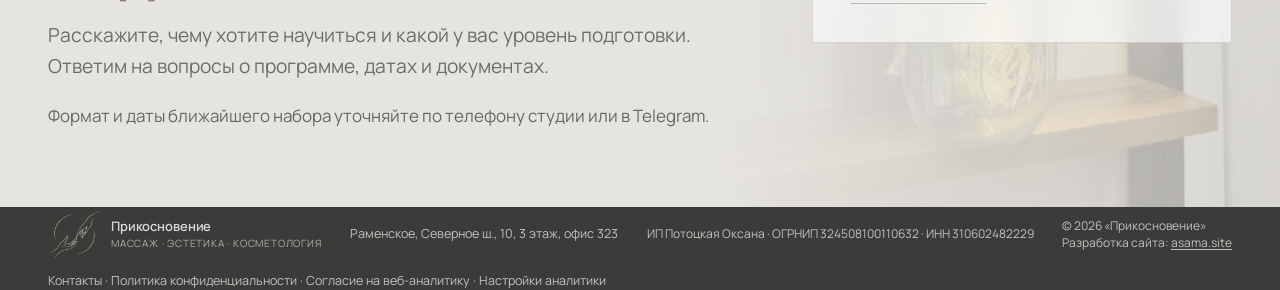
<file: training.html>
<!doctype html>
<html lang="ru">
<head>
  <meta charset="utf-8">
  <meta name="viewport" content="width=device-width, initial-scale=1">
  <meta name="description" content="Обучение массажу и эстетической косметологии в Раменском: профессиональная переподготовка, повышение квалификации и практические семинары на базе студии «Прикосновение». Документы в ФИС ФРДО.">
  <meta name="theme-color" content="#f4f3f1">
  <meta name="robots" content="index, follow, max-image-preview:large, max-snippet:-1">
  <link rel="canonical" href="https://ramprikosnovenie.ru/training.html">
  <meta property="og:type" content="website">
  <meta property="og:site_name" content="Прикосновение">
  <meta property="og:locale" content="ru_RU">
  <meta property="og:url" content="https://ramprikosnovenie.ru/training.html">
  <meta property="og:title" content="Обучение массажу и косметологии в Раменском — «Прикосновение»">
  <meta property="og:description" content="Профессиональная переподготовка, повышение квалификации и практические семинары на базе студии «Прикосновение». Документы вносятся в ФИС ФРДО.">
  <meta property="og:image" content="https://ramprikosnovenie.ru/assets/images/og-image.jpg">
  <meta property="og:image:width" content="1200">
  <meta property="og:image:height" content="630">
  <meta name="twitter:card" content="summary_large_image">
  <meta name="twitter:title" content="Обучение массажу и косметологии в Раменском — «Прикосновение»">
  <meta name="twitter:description" content="Переподготовка, повышение квалификации и практические семинары на базе студии «Прикосновение».">
  <meta name="twitter:image" content="https://ramprikosnovenie.ru/assets/images/og-image.jpg">
  <title>Обучение массажу и косметологии в Раменском — «Прикосновение»</title>
  <link rel="icon" type="image/png" sizes="32x32" href="assets/images/favicon-32.png">
  <link rel="icon" type="image/png" sizes="192x192" href="assets/images/favicon-192.png">
  <link rel="apple-touch-icon" sizes="180x180" href="assets/images/apple-touch-icon.png">
  <link rel="preconnect" href="https://fonts.googleapis.com">
  <link rel="preconnect" href="https://fonts.gstatic.com" crossorigin>
  <link rel="preload" as="style" href="https://fonts.googleapis.com/css2?family=Manrope:wght@400;500;600;700&display=swap" onload="this.onload=null;this.rel='stylesheet'">
  <noscript><link rel="stylesheet" href="https://fonts.googleapis.com/css2?family=Manrope:wght@400;500;600;700&display=swap"></noscript>
  <link rel="preload" as="image" href="assets/images/training/hero-training-session.png">
  <link rel="stylesheet" href="styles.min.css?v=20261003-6">
  <link rel="stylesheet" href="training-desktop.css?v=20260924-1">
  <script type="application/ld+json">
  {
    "@context": "https://schema.org",
    "@graph": [
      {
        "@type": "BreadcrumbList",
        "itemListElement": [
          {
            "@type": "ListItem",
            "position": 1,
            "name": "Главная",
            "item": "https://ramprikosnovenie.ru/"
          },
          {
            "@type": "ListItem",
            "position": 2,
            "name": "Обучение",
            "item": "https://ramprikosnovenie.ru/training.html"
          }
        ]
      },
      {
        "@type": "EducationalOrganization",
        "@id": "https://ramprikosnovenie.ru/training.html#school",
        "name": "Обучение на базе студии «Прикосновение»",
        "url": "https://ramprikosnovenie.ru/training.html",
        "description": "Профессиональная переподготовка, повышение квалификации и практические семинары по массажу и эстетической косметологии в Раменском. Документы вносятся в ФИС ФРДО.",
        "telephone": "+7-916-472-94-23",
        "address": {
          "@type": "PostalAddress",
          "streetAddress": "Северное шоссе, 10, 3 этаж, офис 323",
          "addressLocality": "Раменское",
          "addressRegion": "Московская область",
          "addressCountry": "RU"
        },
        "parentOrganization": {
          "@id": "https://ramprikosnovenie.ru/#studio"
        }
      },
      {
        "@type": "Course",
        "name": "Косметик-эстетист по работе с лицом",
        "description": "Очный курс профессиональной переподготовки: теория и отработка техник на моделях, итоговая аттестация, диплом о профессиональной переподготовке, сведения в ФИС ФРДО.",
        "url": "https://ramprikosnovenie.ru/training.html#programs",
        "inLanguage": "ru-RU",
        "provider": {
          "@id": "https://ramprikosnovenie.ru/training.html#school"
        },
        "hasCourseInstance": {
          "@type": "CourseInstance",
          "courseMode": "onsite",
          "location": {
            "@type": "Place",
            "address": {
              "@type": "PostalAddress",
              "streetAddress": "Северное шоссе, 10",
              "addressLocality": "Раменское",
              "addressCountry": "RU"
            }
          }
        }
      },
      {
        "@type": "Course",
        "name": "Логопедический массаж",
        "description": "Практический семинар на базе студии: теория и практика в очном формате, сертификат после прохождения.",
        "url": "https://ramprikosnovenie.ru/training.html#seminars",
        "inLanguage": "ru-RU",
        "provider": {
          "@id": "https://ramprikosnovenie.ru/training.html#school"
        },
        "hasCourseInstance": {
          "@type": "CourseInstance",
          "courseMode": "onsite",
          "location": {
            "@type": "Place",
            "address": {
              "@type": "PostalAddress",
              "streetAddress": "Северное шоссе, 10",
              "addressLocality": "Раменское",
              "addressCountry": "RU"
            }
          }
        }
      },
      {
        "@type": "Course",
        "name": "Огненный массаж",
        "description": "Практический семинар по технике огненного массажа на базе студии «Прикосновение».",
        "url": "https://ramprikosnovenie.ru/training.html#seminars",
        "inLanguage": "ru-RU",
        "provider": {
          "@id": "https://ramprikosnovenie.ru/training.html#school"
        },
        "hasCourseInstance": {
          "@type": "CourseInstance",
          "courseMode": "onsite",
          "location": {
            "@type": "Place",
            "address": {
              "@type": "PostalAddress",
              "streetAddress": "Северное шоссе, 10",
              "addressLocality": "Раменское",
              "addressCountry": "RU"
            }
          }
        }
      }
    ]
  }
  </script>
</head>
<body data-page="training">
  <a class="skip-link" href="#main">Перейти к содержанию</a>

  <div class="scroll-progress" aria-hidden="true"><span></span></div>

  <header class="site-header" id="top">
    <div class="shell header-inner">
      <a class="brand" href="index.html" aria-label="Прикосновение — главная">
        <img class="brand__logo" src="assets/images/logo-transparent-96.webp" alt="" width="96" height="96">
        <span>
          <span class="brand__name">Прикосновение</span>
          <span class="brand__tag">массаж · эстетика · косметология</span>
        </span>
      </a>
      <button class="menu-toggle" type="button" aria-expanded="false" aria-controls="site-nav">
        <span></span><span></span><span></span><span class="sr-only">Открыть меню</span>
      </button>
      <nav class="site-nav" id="site-nav" aria-label="Основная навигация">
        <a href="services.html" data-nav="services">Услуги и цены</a>
        <a href="index.html#team">Команда</a>
        <a href="index.html#reviews">Отзывы</a>
        <a href="index.html#faq">FAQ</a>
        <a href="training.html" data-nav="training">Обучение</a>
        <a href="gallery.html" data-nav="gallery">Галерея</a>
        <a href="index.html#contacts">Контакты</a>
      </nav>
      <a class="button button--sm header-cta" href="https://dikidi.net/1188196" target="_blank" rel="noopener">Онлайн-запись</a>
    </div>
  </header>

  <main id="main">

    <!-- 1. Первый экран -->
    <section class="edu edu-hero"><div class="edu-shell"><p class="edu-eyebrow">Обучение в Раменском</p><h1>Практика, которая<br>становится<br><em>профессией</em></h1><p class="edu-lead">Обучение специалистов на базе студии: очные занятия,<br> отработка техник на моделях и сопровождение<br> преподавателя.</p><div class="edu-actions"><a class="edu-button" href="#programs">Выбрать программу</a><a class="edu-link" href="#enrollment">Уточнить даты</a></div><div class="edu-facts"><div><svg class="edu-icon" viewBox="0 0 48 48" aria-hidden="true"><path d="M2 15 24 5l22 10-22 10L2 15m9 5v15c8 7 18 7 26 0V20M4 17v15"/></svg><b>Очно</b><span>на базе студии</span></div><div><svg class="edu-icon" viewBox="0 0 48 48" aria-hidden="true"><path d="M24 37C10 22 19 8 24 2c7 9 13 23 0 35M20 36C5 36 3 25 3 17c12 1 16 7 17 19m8 0c15 0 17-11 17-19-12 1-16 7-17 19M3 39l10 6h22l10-6"/></svg><b>Практика</b><span>отработка на моделях</span></div><div><svg class="edu-icon" viewBox="0 0 48 48" aria-hidden="true"><path d="M12 3h25v40H12V3m5 8h15m-15 6h15m-15 6h15m-9 6a6 6 0 1 0 1 0m-4 11-1 7 4-2 4 2-1-7"/></svg><b>ФИС ФРДО</b><span>для документов<br> об обучении</span></div></div></div><div class="edu-motto">Больше<br>чем<br>массаж<span></span></div><svg class="edu-wave" viewBox="0 0 1448 62" preserveAspectRatio="none" aria-hidden="true"><path d="M0 20C260 28 434 72 712 39S1122 54 1448 56V62H0Z"/></svg></section>

    <!-- 2. Программы -->
    <section class="section section--white" id="programs">
      <div class="shell">
        <div class="section-head reveal">
          <div>
            <p class="eyebrow">Программы</p>
            <h2>От первого курса <em>до новой техники</em></h2>
          </div>
          <p class="section-head__note">Формат и даты ближайшего набора уточняйте по телефону студии или в Telegram.</p>
        </div>

        <div class="training">
          <article class="training__card training__card--main reveal">
            <p class="training__kicker">Базовый курс · профессиональная переподготовка</p>
            <h3>Косметик-эстетист по работе с лицом</h3>
            <p>Освоение профессии с нуля — для тех, кто начинает путь в эстетике.</p>
            <ul class="training__marks">
              <li>Очный курс: теория и отработка техник на моделях</li>
              <li>Итоговая аттестация</li>
              <li>Диплом о профессиональной переподготовке государственного образца</li>
              <li>Внесение в базу ФИС ФРДО</li>
            </ul>
            <a class="training__more" href="#enrollment">Узнать подробнее<svg viewBox="0 0 24 24" aria-hidden="true"><path d="M4 12h16M14 6l6 6-6 6"/></svg></a>
          </article>

          <article class="training__card reveal">
            <p class="training__kicker">Повышение квалификации</p>
            <h3>Для действующих специалистов</h3>
            <p>Отдельные направления для развития и подтверждения профессиональных компетенций, с удостоверением по итогам:</p>
            <ul class="training__list">
              <li><span class="training__list-copy"><b>Массаж лица</b></span></li>
              <li><span class="training__list-copy"><b>Косметология</b><span>пептидное армирование, всесезонные пилинги, карбокситерапия</span></span></li>
              <li><span class="training__list-copy"><b>Логопедический массаж</b></span></li>
              <li><span class="training__list-copy"><b>Огненный массаж</b></span></li>
            </ul>
          </article>
        </div>
      </div>
    </section>

    <!-- 3. Семинары -->
    <section class="section section--stone" id="seminars">
      <div class="shell">
        <div class="section-head reveal">
          <div>
            <p class="eyebrow">Семинары</p>
            <h2>Практика за <em>один день</em></h2>
          </div>
          <p class="section-head__note">Однодневные практические семинары для действующих специалистов — сертификат по итогам прохождения.</p>
        </div>

        <div class="training-seminars">
          <article class="training__card training__card--seminar reveal">
            <div class="seminar-card__copy">
              <p class="training__kicker">Однодневный семинар</p>
              <h3>Логопедический массаж</h3>
              <p>Теория и практика коррекционного массажа лица в очном формате.</p>
              <ul class="training__list">
                <li><span class="seminar-icon" aria-hidden="true"><svg viewBox="0 0 48 48"><path d="M4 17 24 8l20 9-20 9L4 17Zm8 5v12c7 6 17 6 24 0V22M43 19v13"/></svg></span><span class="seminar-copy"><b>Теория и практика</b><span>в очном формате</span></span></li>
                <li><span class="seminar-icon" aria-hidden="true"><svg viewBox="0 0 48 48"><path d="M12 6h24v34H12V6Zm6 9h12m-12 7h12m-12 7h6m10 2a6 6 0 1 0 0 .1M30 37l-1 8 5-3 5 3-1-8"/></svg></span><span class="seminar-copy"><b>Сертификат</b><span>по итогам прохождения</span></span></li>
                <li><span class="seminar-icon" aria-hidden="true"><svg viewBox="0 0 48 48"><path d="M17 22a7 7 0 1 0 0-14 7 7 0 0 0 0 14Zm14-2a6 6 0 1 0 0-12 6 6 0 0 0 0 12ZM4 40v-5c0-7 6-11 13-11s13 4 13 11v5H4Zm25 0v-4c0-5-2-8-5-10 2-2 5-3 8-3 7 0 12 4 12 10v7H29Z"/></svg></span><span class="seminar-copy"><b>Мини-группа</b><span>индивидуальный подход</span></span></li>
              </ul>
              <details class="seminar-program">
                <summary class="seminar-more seminar-more--filled">Программа семинара <span aria-hidden="true">⟶</span></summary>
                <div class="seminar-program__body">
                  <p class="seminar-program__title">Практический семинар по логопедическому массажу</p>
                  <ol class="seminar-program__list">
                    <li>Показания, противопоказания и диагностика речевых нарушений.</li>
                    <li>Анатомия речевого аппарата и выбор техники массажа.</li>
                    <li>Практическая отработка приёмов на разных мышечных группах.</li>
                    <li>Особенности работы с детьми и взрослыми.</li>
                  </ol>
                  <a class="seminar-program__cta" href="#enrollment">Записаться на семинар</a>
                </div>
              </details>
            </div>
            <figure class="seminar-card__media">
              <img src="assets/images/training/seminar-speech-massage.png" alt="Сертификаты и дипломы семинара по логопедическому массажу" width="1159" height="1358" loading="lazy">
            </figure>
          </article>

          <div class="training-fire reveal">
            <div class="training-fire__copy">
              <p class="training__kicker">Семинар для специалистов</p>
              <h3>Огненный массаж</h3>
              <p>Практическая отработка техники огненного массажа на базе студии.</p>
              <ul class="training__list">
                <li><span class="seminar-icon" aria-hidden="true"><svg viewBox="0 0 48 48"><path d="M25 43c-9 0-15-6-15-14 0-7 5-11 8-17 2 4 2 7 1 10 5-4 8-9 9-17 7 7 11 15 10 23-1 9-6 15-13 15Zm0 0c-5 0-8-3-8-7 0-4 3-7 6-11 1 4 4 6 5 9 1 3 0 6-3 9Z"/></svg></span><span class="seminar-copy"><b>Практическая отработка</b><span>техники на семинаре</span></span></li>
                <li><span class="seminar-icon" aria-hidden="true"><svg viewBox="0 0 48 48"><path d="M12 6h24v34H12V6Zm6 9h12m-12 7h12m-12 7h6m10 2a6 6 0 1 0 0 .1M30 37l-1 8 5-3 5 3-1-8"/></svg></span><span class="seminar-copy"><b>Сертификат</b><span>по итогам прохождения</span></span></li>
                <li><span class="seminar-icon" aria-hidden="true"><svg viewBox="0 0 48 48"><path d="M17 22a7 7 0 1 0 0-14 7 7 0 0 0 0 14Zm14-2a6 6 0 1 0 0-12 6 6 0 0 0 0 12ZM4 40v-5c0-7 6-11 13-11s13 4 13 11v5H4Zm25 0v-4c0-5-2-8-5-10 2-2 5-3 8-3 7 0 12 4 12 10v7H29Z"/></svg></span><span class="seminar-copy"><b>Небольшая группа</b><span>больше внимания каждому</span></span></li>
              </ul>
              <a class="seminar-more seminar-more--filled" href="#enrollment">Подробнее <span aria-hidden="true">⟶</span></a>
            </div>
            <figure class="seminar-card__media">
              <img src="assets/images/training/seminar-fire-massage.png" alt="Практика огненного массажа на семинаре студии «Прикосновение»" width="1122" height="1402" loading="lazy">
            </figure>
          </div>
        </div>
      </div>
    </section>

    <!-- 4. Опыт преподавателя -->
    <section class="edu-teacher"><div class="edu-shell"><div class="edu-teacher-copy"><p class="edu-eyebrow">Опыт преподавателя</p><h2>Знания из профессиональной <em>практики</em></h2><p class="edu-lead">Основатель студии Оксана Потоцкая участвует в чемпионатах по массажу и эстетической косметологии как судья, спикер и конкурсант. Этот опыт она использует в обучении специалистов на базе студии.</p><div class="edu-credentials">
<article><svg class="edu-icon" viewBox="0 0 48 48" aria-hidden="true"><path d="M12 3h24v15c0 17-24 17-24 0V3m0 4H4v8c0 9 7 10 12 10M36 7h8v8c0 9-7 10-12 10M24 31v12m-10 3h20m-16-3h12"/></svg><div><h3>Судья чемпионатов</h3><p>Оценивает работы,<br>следит за стандартами<br>и развитием индустрии</p></div></article>
<article><svg class="edu-icon" viewBox="0 0 48 48" aria-hidden="true"><path d="M17 9c0-10 14-10 14 0v17c0 10-14 10-14 0V9M10 21v7c0 17 28 17 28 0v-7M24 41v6m-9 0h18"/></svg><div><h3>Спикер</h3><p>Выступает на профильных мероприятиях, делится опытом и авторскими методиками</p></div></article>
<article><svg class="edu-icon" viewBox="0 0 48 48" aria-hidden="true"><path d="M24 37C10 22 19 8 24 2c7 9 13 23 0 35M20 36C5 36 3 25 3 17c12 1 16 7 17 19m8 0c15 0 17-11 17-19-12 1-16 7-17 19M3 39l10 6h22l10-6"/></svg><div><h3>Практикующий<br>специалист</h3><p>Ежедневно работает<br>с клиентами, совершенствует техники и подходы</p></div></article>
<article><svg class="edu-icon" viewBox="0 0 48 48" aria-hidden="true"><path d="M2 15 24 5l22 10-22 10L2 15m9 5v15c8 7 18 7 26 0V20M4 17v15"/></svg><div><h3>Обучение на базе<br>студии</h3><p>Передаёт актуальные знания и реальный опыт новым специалистам</p></div></article></div>
</div></div><div class="edu-teacher-motto"><svg class="edu-icon" viewBox="0 0 48 48" aria-hidden="true"><path d="M24 37C10 22 19 8 24 2c7 9 13 23 0 35M20 36C5 36 3 25 3 17c12 1 16 7 17 19m8 0c15 0 17-11 17-19-12 1-16 7-17 19M3 39l10 6h22l10-6"/></svg><p>Чемпионат<br>по массажу<br>и эстетике</p><span></span></div></section>

    <!-- 5. Документы -->
    <section class="section section--white training-page-documents" id="documents">
      <div class="shell">
        <div class="section-head reveal">
          <div>
            <p class="eyebrow">Документы об обучении</p>
            <h2>Результат фиксируется <em>официально</em></h2>
          </div>
        </div>

        <div class="training-documents reveal">
          <div class="training-documents__intro">
            <h3>Диплом и удостоверение</h3>
            <p>По результатам обучения выдаётся диплом о профессиональной переподготовке или удостоверение о повышении квалификации. Сведения о документах вносятся в ФИС ФРДО.</p>
            <div class="training-documents__license">
              <svg viewBox="0 0 48 48" aria-hidden="true"><path d="M10 3h21l7 7v25H10V3Zm21 0v8h7M16 16h16M16 22h16M16 28h9M30 36a6 6 0 1 0 0 .1M26 41l-1 6 5-3 5 3-1-6"/></svg>
              <p>Обучение проводит ООО «Учебный центр „РАЗВИТИЕ“».<br>Лицензия № 4513, серия А035-01271-78/00176837 от 04.08.2021 на осуществление образовательной деятельности.</p>
            </div>
          </div>
          <div class="training-documents__examples">
            <a class="training-document" href="assets/documents/obrazets-diploma-razvitie.pdf" target="_blank" rel="noopener">
              <img src="assets/documents/obrazets-diploma-razvitie-cropped.webp" alt="Образец диплома о профессиональной переподготовке" width="1302" height="941" loading="lazy">
              <span><b>Диплом</b><small>Образец документа о профессиональной переподготовке</small><i aria-hidden="true">→</i></span>
            </a>
            <a class="training-document" href="assets/documents/obrazets-udostovereniya-razvitie.pdf" target="_blank" rel="noopener">
              <img src="assets/documents/obrazets-udostovereniya-razvitie-cropped.webp" alt="Образец удостоверения о повышении квалификации" width="1374" height="987" loading="lazy">
              <span><b>Удостоверение</b><small>Образец документа о повышении квалификации</small><i aria-hidden="true">→</i></span>
            </a>
          </div>
        </div>
        <p class="training-documents__motto">Знания, которые меняют к жизни к лучшему</p>
      </div>
    </section>

    <!-- 6. Набор -->
    <section class="section section--stone training-page-contact" id="enrollment">
      <div class="shell reveal">
        <div class="training-page-contact__inner">
          <div>
            <p class="eyebrow">Ближайший набор</p>
            <h2>Подберём программу <em>под ваш опыт</em></h2>
            <p class="lead">Расскажите, чему хотите научиться и какой у вас уровень подготовки. Ответим на вопросы о программе, датах и документах.</p>
            <p>Формат и даты ближайшего набора уточняйте по телефону студии или в Telegram.</p>
          </div>
          <div class="button-row">
            <a class="button" href="https://t.me/prikosnoveniemassage" target="_blank" rel="noopener" data-metrika-goal="training_click">Написать в Telegram</a>
            <a class="text-link" href="tel:+79164729423">+7 (916) 472-94-23</a>
          </div>
        </div>
      </div>
    </section>
  </main>

  <footer class="site-footer">
    <div class="shell footer-bar">
      <div class="footer-bar__row">
        <a class="brand footer-brand" href="index.html">
          <img class="brand__logo" src="assets/images/logo-transparent-96.webp" alt="" width="96" height="96" loading="lazy">
          <span>
            <span class="brand__name">Прикосновение</span>
            <span class="brand__tag">массаж · эстетика · косметология</span>
          </span>
        </a>
        <span>Раменское, Северное ш., 10, 3 этаж, офис 323</span>
        <span>ИП Потоцкая Оксана · ОГРНИП 324508100110632 · ИНН 310602482229</span>
        <span class="footer-meta">
          <span>© 2026 «Прикосновение»</span>
          <span class="footer-dev">Разработка сайта: <a href="https://asama.site" target="_blank" rel="noopener">asama.site</a></span>
        </span>
      </div>
      <span><a href="contacts.html">Контакты</a> · <a href="privacy.html">Политика конфиденциальности</a> · <a href="analytics-consent.html">Согласие на веб-аналитику</a> · <a href="privacy.html#analytics-settings">Настройки аналитики</a></span>
    </div>
  </footer>

  <a class="totop" href="#top" aria-label="Наверх">↑</a>

  <div class="contact-fab" id="contact-fab">
    <div class="contact-fab__menu">
      <a class="contact-fab__item" href="tel:+79164729423">Позвонить</a>
      <a class="contact-fab__item" href="https://wa.me/79164729423" target="_blank" rel="noopener">WhatsApp</a>
      <a class="contact-fab__item" href="https://t.me/prikosnoveniemassage" target="_blank" rel="noopener">Telegram</a>
      <a class="contact-fab__item" href="https://vk.ru/id532941121" target="_blank" rel="noopener">ВКонтакте</a>
    </div>
    <button class="contact-fab__toggle" type="button" aria-expanded="false" aria-label="Способы связи"><svg class="contact-fab__icon" viewBox="0 0 24 24" aria-hidden="true"><path d="M7.2 3.5 9.5 8 7.8 9.7a15.6 15.6 0 0 0 6.5 6.5l1.7-1.7 4.5 2.3-.8 3.2c-.2.7-.8 1.2-1.6 1.2A15.3 15.3 0 0 1 2.8 5.9c0-.8.5-1.4 1.2-1.6l3.2-.8Z"/></svg><span class="contact-fab__label">Связь</span></button>
  </div>

  <nav class="mobile-actions" aria-label="Быстрые действия">
    <a href="tel:+79164729423">Позвонить</a>
    <a href="https://t.me/prikosnoveniemassage" target="_blank" rel="noopener">Telegram</a>
    <a href="#programs">Программы</a>
  </nav>

  <script src="script.min.js?v=20261118-2"></script>
  <script src="analytics.js?v=2" defer></script>
</body>
</html>
</file>
<file: styles.css>
/* ============================================================
   «Прикосновение» — студия массажа и эстетики, Раменское
   Графит + тёплый беж. Строгая модульная сетка.
   Мотив: волна зеркала (маска фото, волосяной разделитель, знак).
   ============================================================ */

:root {
  /* Палитра */
  --graphite: #2d2d2d;
  --graphite-2: #3b3b3a;
  --gray: #6d6c69;
  --gray-light: #e6e4e0;
  --bg: #f4f3f1;
  --strip: #eeece8;
  --white: #ffffff;
  --wood: #927b67;
  --warm: #b39a7f;
  --accent-fill: #d5b37f;
  --heading-accent: #927b67;

  /* Линии */
  --line: rgba(45, 45, 45, .14);
  --line-strong: rgba(45, 45, 45, .28);
  --line-dark: rgba(255, 255, 255, .16);
  --line-dark-strong: rgba(255, 255, 255, .34);

  /* Шрифты */
  --font-display: "Manrope", "Onest", "Plus Jakarta Sans", "Segoe UI", system-ui, sans-serif;
  --font-body: "Manrope", "Onest", "Segoe UI", system-ui, sans-serif;
  --font-serif: Georgia, "Noto Serif", "Times New Roman", serif;
  --type-h1: clamp(2.7rem, 1.45rem + 3.4vw, 4.5rem);
  --type-h2: clamp(2.25rem, 1.62rem + 2.25vw, 3.7rem);
  --type-h3: clamp(1.25rem, 1.08rem + .62vw, 1.75rem);
  --type-heading-line: 1.08;
  --type-heading-track: -.032em;

  /* Сетка и ритм */
  /* Единая направляющая сайта: соответствует ширине контента hero на десктопе */
  --shell: 1416px;
  --gutter: clamp(20px, 4vw, 48px);
  --col-gap: clamp(20px, 2.2vw, 32px);
  --section-space: clamp(52px, 6vw, 96px);
  --radius-card: 4px;
  --radius-card-feature: 12px;
  --radius-button: 4px;
  --control-sm: 44px;
  --control-md: 52px;
  --control-lg: 58px;

  /* Единая цветокоррекция изображений */
  --image-interior: saturate(.82) contrast(1.02) brightness(.96);
  --image-portrait: saturate(.88) contrast(1.02) brightness(.98);
  --image-overlay: saturate(.78) contrast(1.04) brightness(.82);

  /* Движение */
  --ease: cubic-bezier(.2, .6, .25, 1);
  --ease-out: cubic-bezier(.16, 1, .3, 1);
  --dur: 420ms;

  /* Мотив зеркала */
  --mirror-mask: url('data:image/svg+xml;utf8,<svg xmlns="http://www.w3.org/2000/svg" viewBox="0 0 100 100" preserveAspectRatio="none"><path d="M0,11 C16,1 34,17 50,11 C66,5 84,21 100,11 L100,100 L0,100 Z" fill="black"/></svg>');
  --mirror-mask-bottom: url('data:image/svg+xml;utf8,<svg xmlns="http://www.w3.org/2000/svg" viewBox="0 0 100 100" preserveAspectRatio="none"><path d="M0,0 L100,0 L100,93 C84,100 66,87 50,93 C34,99 16,86 0,93 Z" fill="black"/></svg>');
  --wave-rule: url('data:image/svg+xml;utf8,<svg xmlns="http://www.w3.org/2000/svg" width="120" height="12" viewBox="0 0 120 12"><path d="M0 6 C 15 0 30 12 45 6 S 75 0 90 6 S 105 12 120 6" fill="none" stroke="%23927b67" stroke-width="1"/></svg>');
  --wave-rule-dark: url('data:image/svg+xml;utf8,<svg xmlns="http://www.w3.org/2000/svg" width="120" height="12" viewBox="0 0 120 12"><path d="M0 6 C 15 0 30 12 45 6 S 75 0 90 6 S 105 12 120 6" fill="none" stroke="%23b39a7f" stroke-width="1"/></svg>');
}

/* ------------------------------ База ------------------------------ */

*, *::before, *::after { box-sizing: border-box; }

html {
  scroll-behavior: smooth;
  scroll-padding-top: 96px;
  overflow-x: clip;
  scrollbar-width: thin;
  scrollbar-color: var(--graphite) var(--strip);
}

html::-webkit-scrollbar { width: 11px; }
html::-webkit-scrollbar-track { background: var(--strip); }
html::-webkit-scrollbar-thumb {
  min-height: 56px;
  border: 3px solid var(--strip);
  border-radius: 999px;
  background: var(--graphite);
}
html::-webkit-scrollbar-thumb:hover { background: var(--wood); }
html::-webkit-scrollbar-thumb:active { background: #806852; }

body {
  margin: 0;
  min-width: 320px;
  background: var(--white);
  color: var(--graphite);
  font-family: var(--font-body);
  font-size: clamp(1rem, .96rem + .2vw, 1.0625rem);
  line-height: 1.65;
  -webkit-font-smoothing: antialiased;
  overflow-x: clip;
}

/* Не overflow:hidden: на body это делает его новым скролл-контейнером и ломает
   position:sticky у шапки (при открытом меню шапка «убегала» на исходное
   место в потоке документа). Фиксируем body на текущей прокрутке вместо этого. */
body.menu-open { position: fixed; left: 0; right: 0; }

img { display: block; max-width: 100%; height: auto; }
a { color: inherit; text-decoration: none; }
button, input { font: inherit; color: inherit; }
p { margin: 0 0 1.1em; }
p:last-child { margin-bottom: 0; }
ul, ol { margin: 0; padding: 0; list-style: none; }

h1, h2, h3, h4 {
  margin: 0;
  font-family: var(--font-display);
  font-weight: 600;
  line-height: var(--type-heading-line);
  letter-spacing: var(--type-heading-track);
  text-wrap: balance;
}

h1 { font-size: var(--type-h1); line-height: 1.04; }
h2 { font-size: var(--type-h2); }
h3 { font-size: var(--type-h3); line-height: 1.22; letter-spacing: -.022em; }

em { font-style: normal; }
h1 em, h2 em, h3 em, h4 em,
h1 .accent, h2 .accent, h3 .accent, h4 .accent {
  color: var(--heading-accent);
  font-style: normal;
  font-weight: inherit;
}

:focus-visible {
  outline: 2px solid var(--wood);
  outline-offset: 3px;
}

::selection { background: var(--graphite); color: var(--white); }

.sr-only {
  position: absolute; width: 1px; height: 1px; padding: 0; margin: -1px;
  overflow: hidden; clip: rect(0 0 0 0); white-space: nowrap; border: 0;
}

.skip-link {
  position: fixed; left: 16px; top: -80px; z-index: 999;
  padding: 12px 20px; background: var(--graphite); color: var(--white);
  border-radius: var(--radius-button); transition: top .2s var(--ease);
}
.skip-link:focus { top: 16px; }

/* ------------------------------ Сетка ------------------------------ */

.shell {
  width: min(var(--shell), 100% - var(--gutter) * 2);
  margin-inline: auto;
}

.section { padding-block: var(--section-space); }

.section--white { background: var(--white); }
#catalog.section--white { background: var(--graphite); }
.section--graphite { background: var(--graphite); color: var(--gray-light); }
.section--stone { background: var(--gray-light); }

.section--graphite h1,
.section--graphite h2,
.section--graphite h3 { color: var(--white); }
.section--graphite em { color: var(--heading-accent); }

.eyebrow {
  display: flex; align-items: center; gap: 10px;
  margin: 0 0 18px;
  color: var(--gray);
  font-family: var(--font-display);
  font-size: .75rem; font-weight: 600;
  letter-spacing: .16em; text-transform: uppercase;
}
.eyebrow::before {
  content: ""; width: 18px; height: 1px; flex: none; background: var(--wood);
}
.section--graphite .eyebrow { color: var(--gray-light); }
.section--graphite .eyebrow::before { background: var(--warm); }

.section-head {
  display: grid;
  grid-template-columns: minmax(0, 7fr) minmax(0, 4fr);
  align-items: end;
  gap: var(--col-gap);
  margin-bottom: clamp(28px, 3.5vw, 48px);
  padding-bottom: 26px;
  border-bottom: 1px solid var(--line);
}
.section--graphite .section-head { border-bottom-color: var(--line-dark); }

.section-head > a { justify-self: end; }

.section-head__note {
  margin: 0;
  color: var(--gray);
  font-size: .95rem;
}
.section--graphite .section-head__note { color: var(--gray-light); opacity: .8; }

body[data-page="training"] #programs .section-head h2,
body[data-page="training"] #programs .training__card h3 {
  font-family: var(--font-display); font-weight: 600; letter-spacing: var(--type-heading-track); line-height: var(--type-heading-line);
}

.lead {
  font-size: clamp(1.05rem, 1rem + .35vw, 1.2rem);
  line-height: 1.6;
  color: var(--gray);
}
.section--graphite .lead { color: var(--gray-light); }

.fine-print {
  margin: 0;
  color: var(--gray);
  font-size: .85rem;
}
.section--graphite .fine-print { color: var(--gray-light); opacity: .72; }

/* Мотив зеркала: волосяная волна */
.wave-rule {
  height: 12px;
  background-image: var(--wave-rule);
  background-repeat: repeat-x;
  background-position: left center;
  opacity: .75;
}
.section--graphite .wave-rule { background-image: var(--wave-rule-dark); }

/* ------------------------------ Кнопки ------------------------------ */

.button {
  display: inline-flex; align-items: center; justify-content: center;
  min-height: var(--control-md); padding: 13px 28px;
  border: 1px solid var(--graphite); border-radius: var(--radius-button);
  background: var(--graphite); color: var(--white);
  font-family: var(--font-display); font-size: .9375rem; font-weight: 600;
  letter-spacing: -.005em; text-align: center;
  cursor: pointer;
  transition: background var(--dur) var(--ease), border-color var(--dur) var(--ease), color var(--dur) var(--ease), transform var(--dur) var(--ease), box-shadow var(--dur) var(--ease);
}
.button:hover { background: var(--graphite-2); border-color: var(--graphite-2); transform: translateY(-2px); box-shadow: 0 10px 22px rgba(38, 38, 38, .16); }
.button:active { transform: translateY(0); box-shadow: none; }

.button--ghost { background: transparent; color: var(--graphite); }
.button--ghost:hover { background: transparent; border-color: var(--wood); color: var(--wood); }

.button--light {
  background: var(--white); border-color: var(--white); color: var(--graphite);
}
.button--light:hover { background: var(--gray-light); border-color: var(--gray-light); }

.button--outline-light {
  background: transparent; border-color: var(--line-dark-strong); color: var(--white);
}
.button--outline-light:hover { border-color: var(--warm); color: var(--warm); }

.button--sm { min-height: var(--control-sm); padding: 10px 20px; font-size: .875rem; }

.button-row { display: flex; flex-wrap: wrap; align-items: center; gap: 16px 28px; }
.button-row--center { justify-content: center; }

.text-link {
  display: inline-flex; align-items: center; gap: 8px;
  padding-bottom: 4px;
  border-bottom: 1px solid var(--line-strong);
  font-family: var(--font-display); font-weight: 600; font-size: .9375rem;
  transition: color var(--dur) var(--ease), border-color var(--dur) var(--ease);
}
.text-link:hover { color: var(--wood); border-bottom-color: var(--wood); }
.text-link--light { color: var(--white); border-bottom-color: var(--line-dark-strong); }
.text-link--light:hover { color: var(--warm); border-bottom-color: var(--warm); }

/* ------------------------------ Шапка ------------------------------ */

.site-header {
  position: sticky; top: 0; z-index: 60;
  background: var(--bg);
  border-bottom: 1px solid var(--line);
  container-type: scroll-state;
  container-name: header;
}

.header-inner {
  display: grid;
  grid-template-columns: auto minmax(0, 1fr) auto;
  align-items: center;
  gap: clamp(20px, 3vw, 44px);
  min-height: 68px;
  transition: min-height var(--dur) var(--ease);
}

@container header scroll-state(stuck: top) {
  .header-inner { min-height: 68px; }
}

.brand { display: inline-flex; align-items: center; gap: 12px; }

.brand__logo {
  width: 54px; height: 54px; flex: none;
  filter: brightness(.38) saturate(.85);
}

/* Размер задаётся напрямую: дробный transform размывает тонкие линии логотипа. */
.site-header .brand__logo {
  width: 68px;
  height: 68px;
  display: block;
}
.brand__name { display: block; font-family: var(--font-display); font-size: 1.0625rem; font-weight: 600; letter-spacing: -.01em; }
.brand__tag { display: block; margin-top: 3px; color: #6b6158; font-size: .6875rem; letter-spacing: .14em; text-transform: uppercase; opacity: 1; }

.site-nav { display: flex; justify-content: center; gap: clamp(18px, 2.4vw, 34px); }
.site-nav a {
  position: relative;
  padding-block: 6px;
  color: var(--gray);
  font-size: .9375rem;
  transition: color var(--dur) var(--ease);
}
.site-nav a::after {
  content: ""; position: absolute; left: 0; bottom: 0;
  width: 0; height: 1px; background: var(--wood);
  transition: width var(--dur) var(--ease);
}
.site-nav a:hover, .site-nav a.active { color: var(--graphite); }
.site-nav a:hover::after, .site-nav a.active::after { width: 100%; }

.menu-toggle {
  display: none;
  width: 46px; height: 46px; padding: 13px;
  border: 1px solid var(--line-strong); border-radius: var(--radius-button);
  background: transparent; cursor: pointer;
}
.menu-toggle span:not(.sr-only) {
  display: block; width: 100%; height: 1px; margin: 5px 0;
  background: var(--graphite);
  transition: transform .3s var(--ease), opacity .2s var(--ease);
}
.menu-toggle[aria-expanded="true"] span:nth-child(1) { transform: translateY(6px) rotate(45deg); }
.menu-toggle[aria-expanded="true"] span:nth-child(2) { opacity: 0; }
.menu-toggle[aria-expanded="true"] span:nth-child(3) { transform: translateY(-6px) rotate(-45deg); }

/* ------------------------------ Первый экран ------------------------------ */

.hero {
  position: relative;
  isolation: isolate;
  display: grid;
  align-items: start;
  min-height: clamp(680px, calc(100svh - 84px), 860px);
  padding-block: 74px clamp(92px, 9vw, 126px);
  background: var(--graphite);
  overflow: hidden;
  mask-image: var(--mirror-mask-bottom);
  -webkit-mask-image: var(--mirror-mask-bottom);
  mask-size: 100% 100%;
  -webkit-mask-size: 100% 100%;
  mask-repeat: no-repeat;
  -webkit-mask-repeat: no-repeat;
}

/* На главной волна подходит ближе к строке преимуществ под первым экраном. */
.hero-block .hero {
  mask-image: url('data:image/svg+xml;utf8,<svg xmlns="http://www.w3.org/2000/svg" viewBox="0 0 100 100" preserveAspectRatio="none"><path d="M0,0 L100,0 L100,95 C84,100 66,89 50,95 C34,100 16,88 0,95 Z" fill="black"/></svg>');
  -webkit-mask-image: url('data:image/svg+xml;utf8,<svg xmlns="http://www.w3.org/2000/svg" viewBox="0 0 100 100" preserveAspectRatio="none"><path d="M0,0 L100,0 L100,95 C84,100 66,89 50,95 C34,100 16,88 0,95 Z" fill="black"/></svg>');
}

/* Фото-фон и мягкий переход графита в фотографию слева направо */
.hero__bg {
  position: absolute; inset: 0; z-index: 0;
  background-image: url('assets/images/hero-interior-client.webp');
  background-size: cover;
  background-position: calc(50% + 105px) center;
  transform: scale(1.035);
  animation: heroZoom 7s var(--ease) forwards;
}
.hero:not(.hero--chair) .hero__bg { filter: saturate(.86) contrast(1.02) brightness(.97); }
@keyframes heroZoom { to { transform: scale(1); } }
.hero__bg::after {
  content: "";
  position: absolute; inset: 0;
  background:
    linear-gradient(rgba(33, 51, 55, .12), rgba(33, 51, 55, .12)),
    linear-gradient(90deg,
      rgba(22, 23, 23, .98) 0%,
      rgba(22, 23, 23, .94) 28%,
      rgba(22, 23, 23, .78) 40%,
      rgba(22, 23, 23, .28) 52%,
      rgba(22, 23, 23, 0) 68%);
}

/* Тот же приём на странице услуг, другое фото */
.hero--chair { min-height: clamp(460px, 42vw, 600px); }
.hero--chair .hero__bg {
  background-image: url('assets/images/hero-chair.webp');
  background-position: 52% 64%;
}

.hero__inner { position: relative; z-index: 1; }
.hero__copy { max-width: 46rem; }

.hero__title {
  margin-bottom: 24px;
  font-size: clamp(3rem, 1.7rem + 3.4vw, 4.5rem);
  font-weight: 500;
  line-height: 1.01;
  letter-spacing: -.042em;
}
.hero__title em { font-weight: 500; }
.hero__lead {
  max-width: 35em;
  margin-bottom: 32px;
  color: rgba(255, 255, 255, .9);
  font-size: clamp(1.02rem, .94rem + .32vw, 1.2rem);
  font-weight: 400;
  line-height: 1.48;
  letter-spacing: -.012em;
}

.hero__award {
  display: inline-grid;
  grid-template-columns: 28px minmax(0, 1fr);
  align-items: center;
  gap: 12px;
  width: min(300px, 100%);
  margin: 4px 0 30px;
  padding: 7px 16px;
  border: 1px solid rgba(223, 183, 125, .68);
  border-radius: 999px;
  background: rgba(55, 50, 45, .96);
  box-shadow: none;
  backdrop-filter: blur(7px);
  color: rgba(247, 238, 224, .92);
  font-size: .84rem;
  line-height: 1.3;
  letter-spacing: 0;
}
.hero__award svg { width: 24px; height: 24px; fill: none; stroke: #dfb77d; stroke-width: 1.55; stroke-linecap: round; stroke-linejoin: round; }
.hero__award span { display: grid; gap: 2px; }
.hero__award strong { color: #edc58b; font-weight: 600; }
.hero__award small { color: rgba(255, 255, 255, .76); font-size: inherit; font-weight: 400; }

.hero .button-row { gap: 18px 36px; }
.hero .button--light {
  min-width: 270px;
  min-height: 56px;
  padding-block: 11px;
  background: #dfb77d;
  border-color: #dfb77d;
  font-size: .96rem;
  font-weight: 600;
}
.hero .button--light:hover { background: #edc991; border-color: #edc991; }
.hero .button--light span,
.hero .text-link span { margin-left: 12px; font-size: 1.35em; font-weight: 400; }
.hero .text-link { min-height: 56px; padding-top: 0; font-size: .96rem; font-weight: 600; }

@media (min-width: 821px) {
  .hero:not(.hero--chair) .hero__bg {
    background-size: 84% 100%;
    background-repeat: no-repeat;
    background-position: calc(100% + 28px) center;
  }

  body[data-page="home"] .hero__title {
    padding-top: 28px;
  }

  body[data-page="home"] .hero__facts {
    margin-top: 64px;
  }
}


.hero__facts {
  display: flex;
  flex-wrap: wrap;
  align-items: flex-start;
  margin: 74px 0 0;
  padding-top: 0;
  border-top: 0;
}
.hero__facts > div {
  position: relative;
  flex: 1 1 0;
  min-width: 0;
  max-width: none;
  padding: 0 24px 0 48px;
  border-left: 1px solid var(--line-dark);
}
.hero__facts > div:first-child { padding-left: 38px; border-left: 0; }
.hero__facts > div > svg {
  position: absolute; left: 18px; top: 2px;
  width: 24px; height: 24px;
  fill: none; stroke: var(--white); stroke-width: 1.7; stroke-linecap: round; stroke-linejoin: round;
}
.hero__facts > div:first-child > svg { left: 0; }
.hero__facts dt {
  white-space: nowrap;
  color: var(--white);
  font-family: var(--font-display);
  font-size: 1.1rem;
  font-weight: 600; line-height: 1.25;
  letter-spacing: -.01em;
}
.hero__facts dd {
  margin: 3px 0 0;
  color: var(--gray-light); opacity: .68;
  font-size: .8rem; line-height: 1.4;
}

.hero__caption {
  display: flex; flex-wrap: wrap; gap: 8px 22px;
  margin: 34px 0 0; padding-top: 16px;
  border-top: 1px solid var(--line-dark);
  color: var(--warm); font-size: .8125rem;
  letter-spacing: .1em; text-transform: uppercase;
}

/* ------------------------------ Полоса преимуществ ------------------------------ */

/* Обёртка нужна, чтобы вырез волны внизу hero открывал фон полосы, а не фон страницы */
.hero-block { background: var(--strip); }

.trust-strip {
  position: relative;
  overflow: hidden;
  padding: 20px 0 40px;
  background: var(--strip);
}

.trust-grid {
  position: relative; z-index: 1;
  display: grid;
  grid-template-columns: repeat(4, minmax(0, 1fr));
}
.service-steps-grid { grid-template-columns: repeat(3, minmax(0, 1fr)); }

.trust-item {
  padding: 0 clamp(20px, 2.6vw, 36px);
  border-right: 1px solid rgba(70, 65, 60, .15);
}
.trust-item:first-child { padding-left: 0; }
.trust-item:last-child { padding-right: 0; border-right: 0; }

.trust-item__top { display: flex; align-items: center; gap: 12px; margin-bottom: 13px; }
.trust-number {
  font-family: var(--font-display);
  font-size: 1.5rem; font-weight: 500; line-height: 1;
  letter-spacing: .02em;
  color: #7a6553;
}
.trust-dash { flex: none; width: 26px; height: 1px; background: rgba(154, 128, 105, .45); }

.trust-title {
  margin: 0 0 7px;
  font-family: var(--font-display);
  font-size: 1.125rem; font-weight: 500; line-height: 1.25;
  letter-spacing: -.01em;
  color: var(--graphite);
}
.trust-text { margin: 0; font-size: .875rem; line-height: 1.45; color: #5f5b57; }

.trust-leaf {
  position: absolute; z-index: 0;
  right: clamp(-24px, -1.2vw, 0px); bottom: -14px;
  width: clamp(140px, 15vw, 210px); height: auto;
  color: var(--wood);
  opacity: .075;
  pointer-events: none;
}


/* ------------------------------ Направления ------------------------------ */

#services { padding-top: clamp(40px, 4.5vw, 64px); }

.direction-grid {
  display: grid;
  grid-template-columns: minmax(0, 1.5fr) minmax(0, 1fr) minmax(0, 1.2fr);
  grid-auto-rows: clamp(230px, 24vw, 320px);
  gap: clamp(10px, 1vw, 16px);
  margin-bottom: 36px;
}
.direction-grid > .direction:nth-child(1),
.direction-grid > .direction:nth-child(2) { grid-row: span 2; }

.direction {
  position: relative;
  display: block;
  overflow: hidden;
  border-radius: var(--radius-card);
  background: var(--graphite);
  transition: transform var(--dur) var(--ease), box-shadow var(--dur) var(--ease);
}
.direction:hover { transform: translateY(-4px); box-shadow: 0 18px 34px rgba(38, 38, 38, .22); }

.direction__media { position: absolute; inset: 0; }
.direction__media img {
  width: 100%; height: 100%; object-fit: cover;
  filter: saturate(.82) contrast(1.04) brightness(.98);
  transition: transform 500ms var(--ease), filter 500ms var(--ease);
}
.direction:hover .direction__media img { transform: scale(1.04); }

.direction__media::after {
  content: "";
  position: absolute; inset: 0;
  background: rgba(35, 61, 70, .08);
  mix-blend-mode: color;
  pointer-events: none;
}

.direction::after {
  content: "";
  position: absolute; inset: 0;
  background: linear-gradient(to top, rgba(22, 22, 21, .96) 0%, rgba(22, 22, 21, .72) 35%, rgba(22, 22, 21, .22) 62%, rgba(22, 22, 21, 0) 78%);
  pointer-events: none;
}

.direction__body {
  position: relative; z-index: 1;
  display: flex; flex-direction: column;
  justify-content: flex-end;
  height: 100%;
  padding: clamp(20px, 2vw, 28px);
  color: var(--white);
}
.direction__body h3 {
  margin-bottom: 8px;
  color: var(--white);
  text-shadow: 0 1px 12px rgba(0, 0, 0, .32);
}
.direction__body p {
  overflow: hidden;
  display: -webkit-box; -webkit-line-clamp: 2; -webkit-box-orient: vertical;
  color: #f1f0ed; opacity: 1; font-size: .9375rem; line-height: 1.5; margin-bottom: 18px;
  text-shadow: 0 1px 10px rgba(0, 0, 0, .42);
}

.direction__foot { display: flex; align-items: center; justify-content: space-between; gap: 12px; }
.direction__price {
  font-family: var(--font-display);
  font-weight: 600;
  text-shadow: 0 1px 10px rgba(0, 0, 0, .35);
}

.direction__arrow {
  display: grid; place-items: center; flex: none;
  width: 44px; height: 44px;
  border: 1px solid rgba(255, 255, 255, .5);
  border-radius: 50%;
  color: var(--white);
  transition: background var(--dur) var(--ease), border-color var(--dur) var(--ease), color var(--dur) var(--ease);
}
.direction:hover .direction__arrow { background: var(--white); border-color: var(--white); color: var(--graphite); }

/* ------------------------------ О студии ------------------------------ */

.about {
  display: grid;
  grid-template-columns: minmax(0, 5fr) minmax(0, 6fr);
  gap: clamp(36px, 5vw, 80px);
  align-items: center;
}
.about__copy h2 { margin-bottom: 26px; }
.about__copy p { color: var(--gray-light); opacity: .86; }
.about__copy .lead { opacity: 1; margin-bottom: 22px; }

.about__figures {
  display: grid;
  grid-template-columns: repeat(2, minmax(0, 1fr));
  gap: var(--col-gap);
  align-items: start;
}
.about__figures img {
  display: block;
  width: 100%; aspect-ratio: 3 / 4; object-fit: cover;
  border-radius: var(--radius-card);
  filter: saturate(.78) contrast(1.03) brightness(.96);
}
.about__video video {
  display: block;
  width: 100%; height: auto; aspect-ratio: 9 / 16;
  border-radius: var(--radius-card);
}
.about__figures > :last-child { margin-top: clamp(28px, 5vw, 64px); }
.about__video {
  position: relative; display: block; width: 100%;
  border-radius: var(--radius-card); overflow: hidden;
}
.about__video-label {
  position: absolute; left: 12px; right: 12px; bottom: 12px;
  padding: 8px 12px; border-radius: 999px;
  background: rgb(0 0 0 / .45); color: #fff;
  font-size: .82rem; line-height: 1.3; text-align: left;
  backdrop-filter: blur(6px);
}

/* ------------------------------ Фото-полоса ------------------------------ */

.photo-band { position: relative; background: var(--graphite); }
.photo-band img {
  width: 100%; height: clamp(340px, 52vw, 660px);
  object-fit: cover;
  filter: saturate(.78) contrast(.9) brightness(.96);
  mask-image: var(--mirror-mask);
  -webkit-mask-image: var(--mirror-mask);
  mask-size: 100% 100%;
  -webkit-mask-size: 100% 100%;
  mask-repeat: no-repeat;
  -webkit-mask-repeat: no-repeat;
}
.photo-band__caption {
  position: absolute; left: 0; right: 0; bottom: clamp(24px, 4vw, 56px);
}
.photo-band__caption p {
  max-width: 22em;
  padding: clamp(22px, 2.6vw, 34px);
  background: var(--graphite);
  color: var(--white);
  border-radius: var(--radius-card);
  font-family: var(--font-display);
  font-size: clamp(1.05rem, .95rem + .6vw, 1.5rem);
  font-weight: 500; line-height: 1.35;
  letter-spacing: -.015em;
}

/* ------------------------------ Команда ------------------------------ */

.master-slide__head h3 { font-size: clamp(2.25rem, 3.15vw, 3.7rem); font-weight: 600; line-height: 1; letter-spacing: -.045em; }
.team__role { margin: 10px 0 0; color: var(--graphite); font-size: .7rem; font-weight: 650; letter-spacing: .14em; text-transform: uppercase; }
.team__fit { margin: 0; color: var(--gray); font-size: clamp(.94rem, .88rem + .18vw, 1.025rem); line-height: 1.52; }
.team__link { display: inline-block; align-self: flex-start; margin-top: auto; color: var(--graphite); font-size: .9375rem; border-bottom: 1px solid var(--wood); padding-bottom: 5px; transition: color var(--dur) var(--ease), border-color var(--dur) var(--ease); }
.team__link:hover { color: var(--wood); border-bottom-color: var(--wood); }
/* Карусель мастеров: крупное фото + описание, листается на любом экране */
.master-carousel { position: relative; }
#team { position: relative; overflow: hidden; padding-block: clamp(46px, 5vw, 72px); background: #f8f7f4; }
#team > .shell { position: relative; z-index: 1; }
#team::after {
  content: "";
  position: absolute;
  top: 38px; right: 18px;
  width: 150px; height: 220px;
  opacity: .42;
  background: center / contain no-repeat url("data:image/svg+xml,%3Csvg xmlns='http://www.w3.org/2000/svg' viewBox='0 0 150 220'%3E%3Cg fill='none' stroke='%23cfc7bc' stroke-width='2'%3E%3Cpath d='M24 205C64 159 88 104 112 18'/%3E%3Cpath d='M66 145c-19-2-31-13-36-31 20 0 33 10 36 31ZM84 112c17-4 30-15 35-32-19 1-31 12-35 32ZM99 72c-14-5-22-15-24-30 16 3 24 13 24 30ZM109 42c13-5 21-15 22-29-15 3-22 13-22 29Z' fill='%23ded8cf' stroke='none'/%3E%3C/g%3E%3C/svg%3E");
  pointer-events: none;
}

#team .section-head {
  grid-template-columns: minmax(0, 1.1fr) minmax(340px, .75fr);
  align-items: end;
  margin-bottom: clamp(26px, 3vw, 40px);
  padding-bottom: 0;
  border-bottom: 0;
}
#team .section-head h2 { font-size: clamp(2.7rem, 3.7vw, 4.35rem); letter-spacing: -.045em; }
#team .section-head__note { max-width: 48ch; padding-bottom: .55em; font-size: clamp(.9rem, .84rem + .2vw, 1rem); line-height: 1.55; }

/* Навигация по мастерам располагается над активным слайдом */
.master-carousel .carousel__controls {
  display: grid;
  grid-template-columns: 48px minmax(0, 1fr) auto 48px;
  align-items: center;
  gap: clamp(14px, 2vw, 28px);
  margin: 0 0 24px;
}
.master-carousel .carousel__progress { display: none; }
.master-carousel .carousel__btn {
  position: static; z-index: 2;
  transform: none;
  width: 48px; height: 48px;
  flex: 0 0 48px;
  border-radius: 50%;
  background: transparent;
}

.master-carousel__track {
  display: flex;
  align-items: flex-start;
  transition: height var(--dur) var(--ease);
  gap: var(--col-gap);
  overflow-x: auto;
  /* высота дорожки фиксируется по текущей карточке; более высокие карточки
     (например, с видео) режутся, а не дают вертикальную прокрутку внутри блока */
  overflow-y: hidden;
  overscroll-behavior-x: contain;
  scroll-snap-type: x mandatory;
  scrollbar-width: none;
  -ms-overflow-style: none;
  padding-bottom: 2px;
  cursor: grab;
}
.master-carousel__track::-webkit-scrollbar { display: none; }
.master-carousel.is-dragging .master-carousel__track { cursor: grabbing; scroll-snap-type: none; user-select: none; }
.master-carousel.is-dragging .master-carousel__track * { pointer-events: none; }

.master-slide {
  flex: 0 0 100%;
  scroll-snap-align: start;
  display: grid;
  grid-template-columns: minmax(0, .82fr) minmax(0, 1.18fr);
  gap: clamp(34px, 4vw, 62px);
  align-items: start;
}
.master-slide__visual { position: relative; min-width: 0; }
.master-slide__photo {
  width: 100%; aspect-ratio: 1.12 / 1; max-height: 520px;
  object-fit: cover; object-position: center 22%;
  border-radius: var(--radius-card);
  filter: saturate(.88) contrast(1.02) brightness(.98);
}
.master-slide__photo[src*="master-viktoria"] { object-position: center 8%; }
.master-slide__photo[src*="master-oksana"] { object-position: center top; }
/* Правый отступ — чтобы строки не подлезали под стрелку карусели */
.master-slide__body {
  display: flex; flex-direction: column; gap: clamp(16px, 1.8vw, 22px);
  min-height: 100%;
  padding: 4px clamp(0px, 2vw, 28px) 2px 0;
}

.master-reviews { margin-top: auto; padding-top: 16px; border-top: 1px solid var(--line); }
.master-review { margin: 0; padding-left: 20px; border-left: 1px solid var(--wood); }
.master-review p { margin: 0 0 9px; font-style: italic; color: var(--gray); font-size: clamp(.9rem, .86rem + .14vw, .98rem); line-height: 1.48; }
.master-review footer { display: flex; gap: 8px; align-items: baseline; color: var(--gray); font-size: .8125rem; }
.master-review footer b { color: var(--gray); font-weight: 600; }
.master-reviews__nav { display: flex; align-items: center; gap: 10px; margin-top: 8px; }
.master-reviews__nav button {
  display: grid; place-items: center;
  width: 30px; height: 30px; flex: none;
  border-radius: 50%; border: 1px solid var(--line-strong);
  background: transparent; color: var(--graphite); cursor: pointer;
  transition: background var(--dur) var(--ease), color var(--dur) var(--ease), border-color var(--dur) var(--ease);
}
.master-reviews__nav button:hover { background: var(--graphite); color: var(--white); border-color: var(--graphite); }
.master-reviews__nav span { color: var(--gray); font-size: .8125rem; }

.master-carousel__names {
  display: flex;
  align-items: flex-end;
  gap: clamp(22px, 3.6vw, 56px);
  min-width: 0;
  margin: 0;
  overflow-x: auto;
  scrollbar-width: none;
  border-bottom: 1px solid var(--line);
}
.master-carousel__names::-webkit-scrollbar { display: none; }
.master-carousel__name-item {
  display: inline-flex;
  flex: 0 0 auto;
  align-items: center;
  gap: 8px;
}
.master-carousel__name {
  position: relative;
  flex: 0 0 auto;
  padding: 12px 2px 13px;
  border: 0;
  background: transparent;
  color: var(--gray);
  font-size: .94rem;
  cursor: pointer;
  /* Смена цвета не требует анимации: исключаем некомпозитный кадр на desktop. */
  transition: none;
}
.master-carousel__name::after {
  content: "";
  position: absolute;
  right: 0; bottom: -1px; left: 0;
  height: 1px;
  background: var(--wood);
  transform: scaleX(0);
  transition: transform 280ms var(--ease);
}
.master-carousel__name:hover { color: var(--graphite); }
.master-carousel__name.is-active { color: #75604e; font-weight: 650; }
.master-carousel__name.is-active::after { transform: scaleX(1); }
.master-carousel__video-mark {
  display: grid;
  place-items: center;
  width: 23px; height: 23px;
  flex: 0 0 23px;
  padding-left: 1px;
  border: 1px solid var(--wood);
  border-radius: 50%;
  color: var(--wood);
  font-size: .5rem;
  line-height: 1;
  pointer-events: none;
}
.master-carousel__counter {
  min-width: 58px;
  color: var(--gray);
  font-size: .78rem;
  letter-spacing: .08em;
  white-space: nowrap;
}

.master-slide__actions {
  display: flex;
  align-items: center;
  justify-content: space-between;
  gap: 24px;
  margin-top: 0;
  padding-top: 4px;
}
.master-slide__body:not(:has(.master-reviews)) .master-slide__actions { margin-top: auto; }
.master-slide__actions .team__link { margin-top: 0; }
.master-slide__booking { min-width: 148px; padding: 13px 22px; text-align: center; }

.master-videos {
  position: absolute;
  left: 18px; bottom: 18px;
  display: flex;
  margin: 0;
  padding: 0;
  border: 0;
}
.master-video-trigger {
  display: inline-flex;
  align-items: center;
  gap: 10px;
  min-height: 46px;
  padding: 8px 18px 8px 8px;
  border: 1px solid rgba(255,255,255,.78);
  border-radius: 999px;
  background: rgba(25,25,25,.66);
  color: var(--white);
  font-size: .78rem;
  backdrop-filter: blur(6px);
  cursor: pointer;
  transition: background 220ms var(--ease), border-color 220ms var(--ease);
}
.master-video-trigger:hover { background: rgba(25,25,25,.84); border-color: var(--white); }
.master-video-trigger__icon {
  display: grid;
  place-items: center;
  width: 30px; height: 30px;
  padding-left: 2px;
  border: 1px solid rgba(255,255,255,.82);
  border-radius: 50%;
  font-size: .62rem;
}

.video-modal {
  position: fixed;
  inset: 0;
  z-index: 230;
  display: none;
  place-items: center;
  padding: 16px;
  background: rgba(22,22,22,.92);
  backdrop-filter: blur(8px);
}
.video-modal.open { display: grid; }
.video-modal__frame {
  display: grid;
  place-items: center;
  width: min(calc(100dvw - 32px), 1100px);
  height: calc(100dvh - 32px);
  min-height: 0;
  overflow: hidden;
}
.video-modal video {
  display: block;
  width: auto;
  height: 100%;
  max-width: 100%;
  max-height: calc(100dvh - 32px);
  object-fit: contain;
  border-radius: 4px;
  background: #111;
  box-shadow: 0 20px 70px rgba(0,0,0,.42);
}
.video-modal__close {
  position: absolute;
  top: 16px;
  right: 16px;
  z-index: 2;
  display: grid;
  place-items: center;
  width: 48px; height: 48px;
  border: 1px solid rgba(255,255,255,.45);
  border-radius: 50%;
  background: rgba(20,20,20,.25);
  color: var(--white);
  font-size: 1.5rem;
  cursor: pointer;
}
.video-modal__close:hover { border-color: var(--white); }

@media (max-width: 900px) {
  #team .section-head { grid-template-columns: minmax(0, 1fr); }
  #team .section-head__note { max-width: 60ch; padding-bottom: 0; }
  .master-slide { grid-template-columns: minmax(0, 1fr); gap: 28px; }
  .master-slide__photo { aspect-ratio: 16 / 10; max-height: 440px; object-position: center 30%; }
  .master-slide__body { padding-right: 0; }
}

@media (max-width: 700px) {
  #team::after { display: none; }
  #team .section-head h2 { font-size: clamp(2.65rem, 14vw, 4.25rem); }
  .master-slide__photo { aspect-ratio: 1 / 1; max-height: none; }
  .master-slide__head h3 { font-size: clamp(2.1rem, 10.5vw, 3rem); }

  /* В отличие от остальных мобильных каруселей команда листается строго
     по одному мастеру: карточка занимает всю доступную ширину экрана. */
  .master-carousel__track > .master-slide {
    flex: 0 0 100%;
    scroll-snap-stop: always;
  }
  .master-carousel .master-carousel__track {
    width: 100%;
    margin-inline: 0;
    padding-inline: 0;
    scroll-padding-inline: 0;
    gap: 0;
  }

  /* Один отзыв на один экран без фрагмента следующей карточки. */
  .review-grid.carousel__track > .review {
    flex: 0 0 100%;
    scroll-snap-stop: always;
  }

  /* Отзывы: на телефоне рейтинг становится компактной строкой, а остальная
     композиция повторяет последовательность мобильного макета. */
  #reviews .shell {
    width: min(var(--shell), 100% - max(40px, 13.6vw));
  }
  #reviews .reviews__eyebrow { margin-bottom: 22px; }
  #reviews .reviews { gap: 28px; }
  #reviews .rating-panel {
    display: grid;
    grid-template-columns: minmax(0, auto) auto minmax(112px, 1fr);
    align-items: center;
    column-gap: clamp(14px, 4.2vw, 22px);
    padding: 0;
    border: 0;
  }
  #reviews .rating-panel .stars {
    margin: 0;
    font-size: clamp(.9rem, 4vw, 1.1rem);
    letter-spacing: .2em;
    white-space: nowrap;
  }
  #reviews .rating-panel strong {
    font-size: clamp(3.4rem, 16vw, 4.8rem);
    line-height: .85;
  }
  #reviews .rating-panel p {
    align-self: stretch;
    display: flex;
    align-items: center;
    margin: 0;
    padding-left: clamp(14px, 4.2vw, 22px);
    border-left: 1px solid var(--line-dark-strong);
    font-size: clamp(.875rem, 3.8vw, 1.05rem);
    line-height: 1.35;
  }
  #reviews .reviews__copy h2 { margin-bottom: 18px; }
  #reviews .reviews__copy h2 em { display: block; }
  #reviews .reviews__lead {
    margin-bottom: 22px !important;
    font-size: clamp(1rem, 4.4vw, 1.25rem);
    line-height: 1.45;
  }
  #reviews .reviews__cta--intro { display: none; }
  #reviews .reviews__cta--mobile {
    display: flex;
    margin-top: 22px;
  }
  #reviews .reviews__cta {
    justify-content: space-between;
    min-height: 58px;
    padding-inline: clamp(18px, 6vw, 28px);
  }
  #reviews .reviews__cta::after {
    content: '\2192';
    margin-left: 18px;
    font-size: 1.45em;
    font-weight: 400;
    line-height: 1;
  }
  #reviews .review-grid.carousel__track { margin-top: 22px; }
  #reviews .review {
    min-height: 272px;
    padding: clamp(20px, 5.2vw, 26px);
  }
  #reviews .review::before { margin-bottom: 16px; }
  #reviews .review blockquote {
    font-size: clamp(.94rem, 4vw, 1.06rem);
    line-height: 1.55;
  }
  #reviews .review__meta b { font-size: 1rem; }
  #reviews .review__meta span { font-size: .84rem; }
  #reviews .reviews-carousel .carousel__controls {
    gap: 18px;
    margin-top: 20px;
  }
  #reviews .reviews-carousel .carousel__progress { max-width: none; }
  #reviews .reviews-carousel .carousel__btn {
    width: 60px;
    height: 56px;
    font-size: 1.35rem;
  }

  /* На узком экране стрелки по бокам легли бы на текст — возвращаем их под карусель */
  .master-carousel .carousel__controls {
    display: grid;
    grid-template-columns: 42px minmax(0, 1fr) 42px;
    gap: 12px;
    margin: 0 0 18px;
  }
  .master-carousel .carousel__btn {
    position: static; transform: none;
    width: 42px; height: 42px;
    background: transparent; box-shadow: none;
  }
  .master-carousel__names { grid-column: 2; grid-row: 1; margin: 0; gap: 26px; }
  .master-carousel__counter { display: none; }
  .master-carousel [data-carousel-prev] { grid-column: 1; grid-row: 1; }
  .master-carousel [data-carousel-next] { grid-column: 3; grid-row: 1; }
  .master-slide__actions { gap: 18px; }
  .master-slide__actions .team__link {
    flex: 0 0 auto;
    align-self: center;
    white-space: nowrap;
  }
  .master-slide__actions .master-slide__booking {
    width: auto;
    min-width: 132px;
    flex: 1 1 auto;
    padding-inline: 18px;
  }
}

/* ------------------------------ Обучение ------------------------------ */

.training-page-hero { padding-block: clamp(64px, 7vw, 110px); overflow: hidden; }
.training-page-hero__grid {
  display: grid;
  grid-template-columns: minmax(0, 1.08fr) minmax(340px, .72fr);
  gap: clamp(44px, 7vw, 110px);
  align-items: center;
}
.training-page-hero__copy { max-width: 730px; }
.training-page-hero h1 { margin-bottom: 24px; font-size: clamp(2.7rem, 1.3rem + 4.6vw, 5rem); }
.training-page-hero .lead { max-width: 42em; margin-bottom: 32px; }
.training-page-hero__facts {
  display: grid;
  grid-template-columns: repeat(3, minmax(0, 1fr));
  gap: 18px;
  margin: clamp(42px, 5vw, 68px) 0 0;
  padding-top: 24px;
  border-top: 1px solid var(--line-dark);
}
.training-page-hero__facts div { display: grid; gap: 4px; }
.training-page-hero__facts dt { font-family: var(--font-display); font-weight: 600; color: var(--white); }
.training-page-hero__facts dd { margin: 0; color: var(--gray-light); opacity: .68; font-size: .8rem; line-height: 1.45; }
.training-page-hero__visual { position: relative; margin: 0; }
.training-page-hero__visual::before {
  content: "";
  position: absolute;
  inset: -20px 28px 44px -28px;
  border: 1px solid rgba(185, 154, 116, .42);
}
.training-page-hero__visual img { position: relative; width: 100%; max-height: 610px; aspect-ratio: 4 / 5; object-fit: cover; object-position: center 25%; }
.training-page-hero__visual figcaption { position: relative; margin-top: 14px; color: var(--gray-light); opacity: .72; font-size: .75rem; }

.training {
  display: grid;
  grid-template-columns: repeat(2, minmax(0, 1fr));
  gap: var(--col-gap);
}

.training__card {
  display: flex; flex-direction: column;
  padding: clamp(24px, 2.8vw, 40px);
  background: var(--white);
  border: 1px solid var(--line);
  border-radius: 12px;
}
.training__card--main { position: relative; overflow: hidden; background: var(--graphite); border-color: var(--graphite); }
.training__card--main h3 { color: var(--white); }
.training__card--main > p { color: var(--gray-light); opacity: .82; }
.training__card--main::before,
.training__card--main::after {
  content: ""; position: absolute; right: -70px; bottom: -90px;
  width: 260px; height: 260px; border-radius: 50%;
  border: 1px solid rgba(185, 154, 116, .3); pointer-events: none;
}
.training__card--main::before { right: -40px; bottom: -60px; width: 170px; height: 170px; border-color: rgba(185, 154, 116, .2); }

.training__kicker {
  margin: 0 0 14px;
  color: var(--wood);
  font-family: var(--font-display); font-size: .75rem; font-weight: 600;
  letter-spacing: .13em; text-transform: uppercase;
}
.training__card--main .training__kicker { color: var(--warm); }
.training__card h3 { margin-bottom: 14px; font-size: clamp(1.3rem, 1.1rem + 1vw, 1.75rem); }
.training__card > p { margin: 0 0 24px; color: var(--gray); font-size: .9375rem; }

.training__marks { display: grid; gap: 14px; padding-top: 20px; border-top: 1px solid var(--line-dark); }
.training__marks li {
  position: relative; padding-left: 24px; line-height: 1.4;
  font-family: var(--font-display); font-weight: 500; color: var(--white);
}
.training__marks li::before {
  content: ""; position: absolute; left: 0; top: .6em;
  width: 14px; height: 1px; background: var(--warm);
}

.training__more {
  display: inline-flex; align-items: center; justify-content: space-between; gap: 18px;
  margin-top: clamp(20px, 2.6vw, 28px); padding: 14px 22px;
  border: 1px solid rgba(185, 154, 116, .4); border-radius: var(--radius-button);
  color: var(--warm);
  font-family: var(--font-display); font-size: .75rem; font-weight: 600;
  letter-spacing: .13em; text-transform: uppercase;
  transition: border-color var(--dur) var(--ease), background var(--dur) var(--ease);
  position: relative; z-index: 1;
}
.training__more:hover { border-color: var(--warm); background: rgba(185, 154, 116, .1); }
.training__more svg { width: 16px; height: 16px; flex: none; fill: none; stroke: currentColor; stroke-width: 1.6; stroke-linecap: round; stroke-linejoin: round; }

.training__list { border-top: 1px solid var(--line); }
.training__list li {
  display: flex; flex-direction: column; gap: 3px;
  padding: 14px 0;
  border-bottom: 1px solid var(--line);
}
.training__list b {
  font-family: var(--font-display); font-weight: 600; font-size: 1.0625rem;
  letter-spacing: -.01em; color: var(--graphite);
}
.training__list span { color: var(--gray); font-size: .875rem; line-height: 1.4; }

.training__list--chevron li { flex-direction: row; align-items: center; justify-content: space-between; gap: 16px; }
.training__list-copy { display: flex; flex-direction: column; gap: 3px; }
.training__chevron { flex: none; width: 18px; height: 18px; fill: none; stroke: var(--wood); stroke-width: 1.6; stroke-linecap: round; stroke-linejoin: round; opacity: .55; }

.training-seminars {
  display: grid;
  grid-template-columns: repeat(2, minmax(0, 1fr));
  gap: var(--col-gap);
  margin-top: var(--col-gap);
}
.training__card--seminar { background: color-mix(in srgb, var(--white) 72%, var(--warm)); }
.training__card--seminar .training__list { margin-top: auto; }

.seminar-program summary { list-style: none; cursor: pointer; user-select: none; }
.seminar-program summary::-webkit-details-marker { display: none; }
.seminar-program__arrow { display: inline-block; margin-left: 4px; transition: transform var(--dur) var(--ease); }
.seminar-program[open] .seminar-program__arrow { transform: rotate(180deg); }
.seminar-program__title { margin: 20px 0 6px; font-family: var(--font-display); font-weight: 600; font-size: 1.05rem; color: var(--graphite); }
.seminar-program__subtitle { margin: 0 0 8px; color: var(--gray); font-size: .875rem; }
.seminar-program__list { display: grid; gap: 10px; margin: 0 0 20px; padding-left: 1.2em; color: var(--gray); font-size: .875rem; line-height: 1.55; }
.seminar-program__list li::marker { color: var(--wood); }
.seminar-program__cta { margin-top: 4px; }

.training-fire {
  display: grid;
  grid-template-columns: minmax(170px, .78fr) minmax(0, 1.22fr);
  min-height: 100%;
  overflow: hidden;
  background: var(--graphite);
  border-radius: var(--radius-card);
}
.training-fire > img { width: 100%; height: 100%; min-height: 360px; object-fit: cover; }
.training-fire__copy { display: flex; flex-direction: column; padding: clamp(24px, 2.8vw, 40px); }
.training-fire__copy h3 { margin-bottom: 14px; color: var(--white); font-size: clamp(1.3rem, 1.1rem + 1vw, 1.75rem); }
.training-fire__copy > p:not(.training__kicker) { color: var(--gray-light); opacity: .82; font-size: .9375rem; }
.training-fire__copy .training__list { margin-top: auto; border-top-color: var(--line-dark); }
.training-fire__copy .training__list li { border-bottom-color: var(--line-dark); }
.training-fire__copy .training__list b { color: var(--white); }
.training-fire__copy .training__list span { color: var(--gray-light); opacity: .7; }

.training-documents {
  display: grid;
  grid-template-columns: minmax(0, .82fr) minmax(0, 1.18fr);
  gap: clamp(28px, 4vw, 58px);
  align-items: center;
  margin-top: var(--col-gap);
  padding: clamp(24px, 3.2vw, 46px);
  background: var(--white);
  border: 1px solid var(--line);
  border-radius: var(--radius-card);
}
.training-documents__intro h3 { margin-bottom: 16px; font-size: clamp(1.45rem, 1.1rem + 1.3vw, 2.15rem); }
.training-documents__intro > p { margin: 0 0 16px; color: var(--gray); line-height: 1.65; }
.training-documents__intro > p:last-child { margin-bottom: 0; }
.training-documents__license { padding-top: 16px; border-top: 1px solid var(--line); font-size: .875rem; }
.training-documents__examples { display: grid; grid-template-columns: repeat(2, minmax(0, 1fr)); gap: var(--col-gap); }
.training-document { color: inherit; text-decoration: none; }
.training-document img {
  display: block;
  width: 100%;
  aspect-ratio: 1.375 / 1;
  object-fit: cover;
  border: 1px solid var(--line);
  border-radius: calc(var(--radius-card) * .65);
  box-shadow: 0 12px 30px rgba(38, 38, 38, .1);
  transition: transform var(--dur) var(--ease), box-shadow var(--dur) var(--ease);
}
.training-document:hover img { transform: translateY(-3px); box-shadow: 0 16px 36px rgba(38, 38, 38, .15); }
.training-document > span { display: grid; gap: 4px; margin-top: 14px; }
.training-document b { font-family: var(--font-display); font-size: 1rem; }
.training-document small { color: var(--gray); line-height: 1.4; }
.training-document:focus-visible { outline: 2px solid var(--wood); outline-offset: 5px; border-radius: var(--radius-card); }
.training-page-documents .training-documents { margin-top: 0; background: var(--bg); }

.training-championship {
  display: grid;
  grid-template-columns: minmax(220px, 4fr) minmax(0, 7fr);
  gap: clamp(28px, 5vw, 72px);
  align-items: center;
  margin: clamp(28px, 4vw, 52px) 0 0;
  padding: clamp(18px, 2.4vw, 32px);
  background: var(--white);
  border: 1px solid var(--line);
  border-radius: var(--radius-card);
}
.training-championship img {
  width: 100%;
  aspect-ratio: 4 / 5;
  object-fit: cover;
  border-radius: calc(var(--radius-card) * .7);
}
.training-championship figcaption { max-width: 34em; }
.training-championship h3 { margin-bottom: 16px; font-size: clamp(1.4rem, 1.1rem + 1.2vw, 2rem); }
.training-championship figcaption > p:last-child { margin: 0; color: var(--gray); line-height: 1.6; }
.training-championship--page { margin-top: 0; }
.training-championship--page h2 { margin-bottom: 18px; }

.training-page-contact__inner {
  display: grid;
  grid-template-columns: minmax(0, 1.25fr) minmax(300px, .75fr);
  gap: clamp(32px, 6vw, 90px);
  align-items: end;
}
.training-page-contact__inner > div:first-child { max-width: 760px; }
.training-page-contact h2 { margin-bottom: 18px; }
.training-page-contact p:last-child { color: var(--gray-light); opacity: .78; }
.training-page-contact .button-row { justify-content: flex-end; }

.training__cta {
  display: flex; flex-wrap: wrap; align-items: center; gap: 16px 28px;
  margin-top: clamp(28px, 3.5vw, 44px);
}

@media (max-width: 820px) {
  /* На сенсорных экранах не тратим кадры на hover-переходы имён карусели. */
  .master-carousel__name { transition: none; }
  .training-page-hero__grid, .training-page-contact__inner { grid-template-columns: minmax(0, 1fr); }
  .training-page-hero__visual { max-width: 520px; }
  .training-page-contact .button-row { justify-content: flex-start; }
  .training, .training-seminars { grid-template-columns: minmax(0, 1fr); }
  .training-documents { grid-template-columns: minmax(0, 1fr); }
  .training-championship { grid-template-columns: minmax(0, 1fr); }
  .training-championship img { max-width: 420px; }
}

@media (max-width: 520px) {
  .training-page-hero__facts { grid-template-columns: minmax(0, 1fr); gap: 12px; }
  .training-page-hero__facts div { grid-template-columns: 100px minmax(0, 1fr); align-items: baseline; }
  .training-fire { grid-template-columns: minmax(0, 1fr); }
  .training-fire > img { min-height: 280px; max-height: 390px; }
  .training-documents__examples { grid-template-columns: minmax(0, 1fr); }
}

.footer-legal {
  display: grid;
  grid-template-columns: minmax(220px, .75fr) minmax(0, 1.5fr);
  gap: 8px clamp(28px, 4vw, 64px);
  padding-top: 16px;
  border-top: 1px solid var(--line-dark);
  color: var(--gray-light);
  opacity: .72;
  font-size: .75rem;
  line-height: 1.5;
}
.footer-legal p { margin: 0; }
.footer-legal b { display: block; color: var(--white); font-weight: 600; }
.footer-legal span { display: block; }

@media (max-width: 700px) {
  .footer-legal { grid-template-columns: minmax(0, 1fr); }
}

/* ------------------------------ Подарочные сертификаты ------------------------------ */

.gift-certificate {
  display: grid;
  grid-template-columns: minmax(300px, 4.5fr) minmax(0, 7.5fr);
  gap: clamp(36px, 5vw, 76px);
  align-items: center;
}
.gift-certificate__visual {
  margin: 0;
}
.gift-certificate__visual img {
  display: block;
  width: 100%;
  aspect-ratio: 3 / 2;
  object-fit: cover;
  object-position: center;
  border-radius: var(--radius-card);
}
.gift-certificate__visual figcaption {
  position: relative;
  margin-top: 14px;
  padding-left: 38px;
  color: var(--gray);
  font-size: .8rem;
}
.gift-certificate__visual figcaption::before {
  content: "";
  position: absolute;
  left: 0;
  top: .75em;
  width: 24px;
  height: 1px;
  background: var(--warm);
}
.gift-certificate__copy { max-width: 31em; }
.gift-certificate__copy h2 { margin-bottom: 20px; }
.gift-certificate__copy h2 .accent { display: block; color: var(--heading-accent); }
.gift-certificate__copy p { margin: 0; color: var(--gray); }
.gift-certificate__copy .lead { color: var(--graphite); }
.gift-certificate__actions {
  display: flex;
  flex-wrap: wrap;
  align-items: center;
  gap: 18px 26px;
  margin-top: 32px;
}
.gift-certificate__phone { display: grid; padding-left: 24px; border-left: 1px solid var(--line-strong); line-height: 1.25; }
.gift-certificate__phone a { font-weight: 650; }
.gift-certificate__phone small { margin-top: 5px; color: var(--gray); font-size: .75rem; }
.gift-certificate__perks { display: grid; gap: 18px; margin-top: 28px; }
.gift-certificate__perk { display: flex; align-items: center; gap: 16px; }
.gift-certificate__perk-icon {
  display: flex;
  align-items: center;
  justify-content: center;
  flex-shrink: 0;
  width: 48px;
  height: 48px;
  border-radius: 50%;
  background: var(--gray-light);
  color: var(--wood);
}

/* ------------------------------ Галерея ------------------------------ */

.filter-group { display: flex; flex-wrap: wrap; gap: 10px; }

.filter-button {
  min-height: var(--control-sm);
  padding: 10px 20px;
  border: 1px solid var(--line-strong);
  border-radius: var(--radius-button);
  background: transparent;
  font-family: var(--font-display); font-size: .875rem; font-weight: 500;
  color: var(--gray);
  cursor: pointer;
  transition: background var(--dur) var(--ease), color var(--dur) var(--ease), border-color var(--dur) var(--ease);
}
.filter-button:hover { border-color: var(--graphite); color: var(--graphite); }
.filter-button.active { background: var(--graphite); border-color: var(--graphite); color: var(--white); }
.filter-button span { opacity: .6; margin-left: 6px; }

.gallery-filters { margin-bottom: clamp(28px, 3vw, 44px); }

/* Кладка «пирамидкой»: grid со спанами по высоте картинки (их проставляет JS).
   Надёжнее, чем балансировка multicol, которая при нечётном числе фото
   оставляла последнюю колонку почти пустой. */
.gallery-grid {
  display: grid;
  grid-template-columns: repeat(4, minmax(0, 1fr));
  grid-auto-rows: 1px;
  column-gap: var(--col-gap);
  align-items: start;
}

.gallery-item {
  display: block; position: relative;
  width: 100%; padding: 0; margin: 0 0 var(--col-gap);
  border: 0; border-radius: var(--radius-card);
  background: var(--gray-light);
  overflow: hidden;
  cursor: zoom-in;
}
.gallery-item img {
  width: 100%; object-fit: cover;
  transition: transform 500ms var(--ease);
}
.gallery-item:nth-child(4n + 1) img { aspect-ratio: 3 / 4; }
.gallery-item:nth-child(4n + 2) img { aspect-ratio: 1 / 1; }
.gallery-item:nth-child(4n + 3) img { aspect-ratio: 2 / 3; }
.gallery-item:nth-child(4n + 4) img { aspect-ratio: 4 / 5; }
.gallery-item:hover img { transform: scale(1.03); }

.gallery-item span {
  position: absolute; left: 12px; bottom: 12px;
  padding: 6px 12px;
  background: var(--white);
  border-radius: var(--radius-button);
  color: var(--graphite);
  font-family: var(--font-display); font-size: .75rem; font-weight: 500;
  letter-spacing: .08em; text-transform: uppercase;
  opacity: 0;
  transform: translateY(8px);
  transition: opacity var(--dur) var(--ease), transform var(--dur) var(--ease);
}
.gallery-item:hover span, .gallery-item:focus-visible span { opacity: 1; transform: none; }

.filtered-out { display: none; }

.gallery-cta { display: flex; justify-content: center; margin-top: clamp(28px, 3vw, 40px); }

/* Лайтбокс */
.lightbox {
  position: fixed; inset: 0; z-index: 200;
  display: none;
  place-items: center;
  padding: clamp(16px, 4vw, 56px);
  background: rgba(38, 38, 38, .96);
}
.lightbox.open { display: grid; }
.lightbox figure { margin: 0; max-width: min(1100px, 100%); }
.lightbox img { max-width: 100%; max-height: 78vh; margin-inline: auto; object-fit: contain; }
.lightbox figcaption {
  margin-top: 16px; text-align: center;
  color: var(--gray-light); font-size: .875rem;
  letter-spacing: .06em;
}
.lightbox button {
  position: absolute;
  display: grid; place-items: center;
  width: 52px; height: 52px;
  border: 1px solid var(--line-dark-strong); border-radius: var(--radius-button);
  background: transparent; color: var(--white);
  font-size: 1.25rem; cursor: pointer;
  transition: border-color var(--dur) var(--ease), color var(--dur) var(--ease);
}
.lightbox button:hover { border-color: var(--warm); color: var(--warm); }
.lightbox-close { top: clamp(16px, 3vw, 32px); right: clamp(16px, 3vw, 32px); }
.lightbox-prev { left: clamp(12px, 2vw, 32px); top: 50%; transform: translateY(-50%); }
.lightbox-next { right: clamp(12px, 2vw, 32px); top: 50%; transform: translateY(-50%); }

/* ------------------------------ Отзывы ------------------------------ */

.reviews {
  display: grid;
  grid-template-columns: minmax(230px, 3fr) minmax(0, 7fr);
  gap: clamp(32px, 5vw, 76px);
  align-items: center;
}
#reviews { padding-block: clamp(36px, 4vw, 60px); }
.reviews__eyebrow { margin-bottom: 12px; }
.rating-panel { padding-right: clamp(0px, 3vw, 40px); border-right: 1px solid var(--line-dark); }
.rating-panel strong {
  display: block;
  font-family: var(--font-display);
  font-size: clamp(4rem, 2rem + 8vw, 7rem);
  font-weight: 600; line-height: .95; letter-spacing: -.04em;
  color: var(--white);
}
.rating-panel .stars { display: block; margin-bottom: 12px; color: var(--warm); letter-spacing: .28em; font-size: 1rem; }
.rating-panel p { margin: 16px 0 0; color: var(--gray-light); opacity: .82; font-size: .9375rem; }

.reviews__copy h2 { margin-bottom: 12px; font-size: var(--type-h2); }
.reviews__copy h2 em { color: var(--heading-accent); font-style: normal; font-weight: inherit; }
.reviews__lead { color: var(--white) !important; opacity: 1 !important; font-size: clamp(1.15rem, 1.5vw, 1.45rem); margin-bottom: 18px !important; }
.reviews__copy p { color: var(--gray-light); opacity: .86; margin-bottom: 18px; }
.reviews__cta--mobile { display: none; }

/* Фрагменты отзывов с Яндекс Карт */
.review-grid {
  display: grid;
  grid-template-columns: repeat(3, minmax(0, 1fr));
  gap: var(--col-gap);
  margin-top: clamp(20px, 3vw, 36px);
}
.review {
  display: flex; flex-direction: column;
  min-height: 260px;
  padding: clamp(18px, 1.8vw, 26px);
  border: 1px solid var(--line-dark);
  border-radius: var(--radius-card);
  transition: border-color var(--dur) var(--ease);
}
.review:hover { border-color: var(--line-dark-strong); }
.review:nth-child(2) { border-color: var(--warm); }
.review::before { content: '“'; display: block; color: var(--warm); font-family: Georgia, serif; font-size: 3rem; line-height: .65; margin-bottom: 14px; }
.review__stars {
  margin-bottom: 12px;
  color: var(--warm); font-size: .875rem; letter-spacing: .22em;
}
.review blockquote {
  margin: 0 0 14px;
  color: var(--gray-light);
  font-size: .9375rem; line-height: 1.6;
}
.review__meta {
  display: grid; gap: 4px;
  margin: auto 0 0; padding-top: 12px;
  border-top: 1px solid var(--line-dark);
}
.review__meta b {
  color: var(--white);
  font-family: var(--font-display); font-size: .9375rem; font-weight: 600;
}
.review__meta span { color: var(--gray-light); opacity: .6; font-size: .8125rem; }
#reviews { overflow: hidden; background: var(--graphite); }

.reviews-carousel .carousel__controls {
  display: flex;
  align-items: center;
  gap: 18px;
  margin-top: 26px;
}
.reviews-carousel .carousel__progress { order: 1; max-width: 180px; margin-right: auto; }
.reviews-carousel [data-carousel-prev] { order: 2; }
.reviews-carousel [data-carousel-next] { order: 3; border-color: var(--warm); }
.reviews-carousel .carousel__track {
  display: flex;
  grid-template-columns: none;
  gap: var(--col-gap);
  overflow-x: auto;
  scroll-snap-type: x mandatory;
  scrollbar-width: none;
  -ms-overflow-style: none;
}
.reviews-carousel .carousel__track::-webkit-scrollbar { display: none; }
.reviews-carousel .carousel__track > * {
  flex: 0 0 calc((100% - (var(--col-gap) * 2)) / 3);
  scroll-snap-align: start;
}
.reviews-carousel.is-dragging .carousel__track { cursor: grabbing; scroll-snap-type: none; user-select: none; }

/* ------------------------------ Территория ------------------------------ */

.location {
  display: grid;
  grid-template-columns: minmax(0, .92fr) minmax(0, 1fr);
  gap: clamp(28px, 4vw, 56px);
  align-items: start;
}
.location-intro { max-width: 30em; }
.location-intro p { margin: 0 0 14px; color: var(--gray); }
.location-intro p:last-of-type { margin-bottom: 0; }
.location-intro .lead { margin-bottom: 18px; }

/* Короткие факты о месте — вместо прежней таблицы */
.place-facts {
  display: grid;
  grid-template-columns: repeat(2, minmax(0, 1fr));
  column-gap: clamp(20px, 2.5vw, 40px);
  margin: clamp(26px, 3vw, 36px) 0 0;
  border-top: 1px solid var(--line);
}
.place-facts > div {
  display: flex; align-items: baseline; justify-content: space-between; gap: 12px;
  padding: 10px 0;
  border-bottom: 1px solid var(--line);
}
.place-facts dt {
  color: var(--gray);
  font-size: .75rem; letter-spacing: .1em; text-transform: uppercase;
}
.place-facts dd {
  margin: 0;
  font-family: var(--font-display); font-size: .9375rem; font-weight: 500;
  color: var(--graphite);
  text-align: right;
}

/* Пары фотографий территории: карусель, листается стрелками и перетаскиванием */
.place-slider { position: relative; }
.place-slider .carousel__controls { display: flex; align-items: center; gap: 18px; margin-top: 22px; }

.place-slider__track {
  display: flex;
  align-items: start;
  gap: var(--col-gap);
  overflow-x: auto;
  overflow-y: hidden;
  overscroll-behavior-x: contain;
  scroll-snap-type: x mandatory;
  scrollbar-width: none;
  -ms-overflow-style: none;
  padding-bottom: 2px;
  cursor: grab;
}
.place-slider__track::-webkit-scrollbar { display: none; }
.place-slider.is-dragging .place-slider__track { cursor: grabbing; scroll-snap-type: none; user-select: none; }
.place-slider.is-dragging .place-slider__track * { pointer-events: none; }

.place-slide {
  flex: 0 0 100%;
  scroll-snap-align: start;
  display: grid;
  grid-template-columns: minmax(0, 1.18fr) minmax(0, .82fr);
  align-items: start;
  gap: var(--col-gap);
}
/* Крупный кадр слева, узкий и сдвинутый вниз — справа */
.place-slide img {
  display: block; width: 100%;
  object-fit: cover;
  border-radius: var(--radius-card);
}
.place-slide img:first-child { aspect-ratio: 4 / 5; }
.place-slide img:last-child { aspect-ratio: 3 / 4; margin-top: clamp(28px, 5vw, 64px); }

/* ------------------------------ Частые вопросы ------------------------------ */

.faq {
  display: grid;
  grid-template-columns: minmax(0, 5fr) minmax(0, 7fr);
  gap: clamp(32px, 6vw, 88px);
  align-items: start;
}
.faq__visual {
  padding: clamp(10px, 1.5vw, 18px);
  background: var(--white);
  border: 1px solid var(--line);
  border-radius: var(--radius-card);
  box-shadow: 0 18px 48px rgba(38, 38, 38, .08);
}
.faq__visual img { display: block; width: 100%; aspect-ratio: 3 / 3; object-fit: cover; border-radius: calc(var(--radius-card) * .55); }

.faq-item { border-bottom: 1px solid var(--line); }
.faq-item:first-child { border-top: 1px solid var(--line); }
.faq-item summary {
  display: flex; align-items: center; justify-content: space-between; gap: 16px;
  padding: 22px 0;
  font-family: var(--font-display); font-weight: 600; font-size: 1.0625rem;
  cursor: pointer;
  list-style: none;
}
.faq-item summary::-webkit-details-marker { display: none; }
.faq-item summary::after {
  content: "+";
  flex: none;
  display: grid; place-items: center;
  width: 30px; height: 30px;
  border: 1px solid var(--line-strong);
  border-radius: 50%;
  font-size: 1.15rem;
  color: var(--gray);
  transition: background var(--dur) var(--ease), color var(--dur) var(--ease), border-color var(--dur) var(--ease);
}
.faq-item[open] summary::after { content: "–"; background: var(--graphite); border-color: var(--graphite); color: var(--white); }
.faq-item p { margin: 0 0 22px; color: var(--gray); }

.section--graphite .faq__visual { padding: 0; background: none; border-color: var(--line-dark); box-shadow: none; }
.section--graphite .faq__visual img { border-radius: var(--radius-card); }
.section--graphite .faq-item { border-bottom-color: var(--line-dark); }
.section--graphite .faq-item:first-child { border-top-color: var(--line-dark); }
.section--graphite .faq-item summary::after { border-color: var(--line-dark-strong); color: var(--gray-light); }
.section--graphite .faq-item[open] summary::after { background: var(--white); border-color: var(--white); color: var(--graphite); }
.section--graphite .faq-item p { color: var(--gray-light); opacity: .82; }

/* ------------------------------ Контакты и территория ------------------------------ */

.contacts-location { overflow: hidden; }
.contacts-location__head {
  display: grid; grid-template-columns: minmax(0, 1.1fr) minmax(280px, .7fr);
  gap: var(--col-gap); align-items: end; margin-bottom: clamp(38px, 5vw, 72px);
}
.contacts-location__head h2 { margin: 0; }
.contacts-location__head > p { max-width: 34em; margin: 0 0 8px; color: var(--gray); line-height: 1.65; }
.contacts-location__main {
  display: grid; grid-template-columns: minmax(330px, .82fr) minmax(0, 1.18fr);
  gap: clamp(28px, 4vw, 58px); align-items: stretch;
}
.contact-details { display: flex; flex-direction: column; min-width: 0; }
.contact-details__item { display: grid; grid-template-columns: 30px minmax(0, 1fr); gap: 18px; padding: 16px 0; border-bottom: 1px solid var(--line); }
.contact-details__item:first-child { padding-top: 0; }
.contact-details__item svg { width: 24px; height: 24px; margin-top: 2px; fill: none; stroke: var(--wood); stroke-width: 1.7; stroke-linecap: round; stroke-linejoin: round; }
.contact-details__item strong { display: block; margin-bottom: 5px; font-family: var(--font-display); font-size: clamp(1rem, 1.2vw, 1.12rem); font-weight: 600; }
.contact-details__item span { display: block; color: var(--gray); font-size: .875rem; line-height: 1.55; }
.contact-details__item a { transition: color var(--dur) var(--ease); }
.contact-details__item a:hover { color: var(--wood); }
.contact-actions { display: grid; grid-template-columns: repeat(2, minmax(0, 1fr)); gap: 10px; margin-top: auto; padding-top: 28px; }
.contact-actions a { display: flex; align-items: center; justify-content: space-between; min-height: 52px; padding: 12px 16px; border: 1px solid var(--line-strong); border-radius: var(--radius-button); font-family: var(--font-display); font-size: .8125rem; font-weight: 500; transition: background var(--dur) var(--ease), color var(--dur) var(--ease), border-color var(--dur) var(--ease); }
.contact-actions a:hover { background: var(--graphite); border-color: var(--graphite); color: var(--white); }
.contact-actions b { color: var(--wood); font-weight: 500; }
.contact-map { min-height: 510px; overflow: hidden; border: 1px solid var(--line); border-radius: var(--radius-card); background: var(--stone); }
.contact-map iframe { display: block; width: 100%; height: 100%; min-height: 510px; border: 0; }
.contact-photos { display: grid; grid-template-columns: repeat(4, minmax(0, 1fr)); gap: var(--col-gap); margin-top: clamp(28px, 4vw, 52px); }
.contact-photos figure { margin: 0; min-width: 0; }
.contact-photos img { display: block; width: 100%; aspect-ratio: 4 / 3; object-fit: cover; border-radius: var(--radius-card); }
.contact-photos figcaption { margin-top: 10px; color: var(--gray); font-size: .75rem; }

/* ------------------------------ Финальный призыв ------------------------------ */

.cta { background: var(--graphite); color: var(--gray-light); text-align: center; }
.cta h2 { margin-bottom: 24px; color: var(--white); }
.cta .eyebrow { justify-content: center; color: var(--gray-light); }
.cta .eyebrow::before { background: var(--warm); }
.cta__lead { max-width: 46em; margin-inline: auto; margin-bottom: 36px; color: var(--gray-light); opacity: .82; }
.cta__note { max-width: 42em; margin: 20px auto 0; color: var(--gray-light); opacity: .55; font-size: .8125rem; }
.cta__wave { margin: 0 auto 40px; width: min(420px, 70%); }
.cta .button-row { margin-top: 28px; align-items: stretch; }
.cta .button-row .button,
.cta .button-row .text-link { min-height: 52px; }
.cta .button-row .text-link { display: inline-flex; align-items: center; padding: 13px 0; line-height: 1.6; }

/* ------------------------------ Подвал ------------------------------ */

.site-footer { background: var(--graphite-2); color: var(--gray-light); padding-top: 10px; }
.footer-grid {
  display: flex;
  flex-wrap: wrap;
  gap: clamp(48px, 8vw, 140px);
  padding-bottom: clamp(20px, 2.5vw, 32px);
}
.footer-grid > * { flex: 0 0 auto; }
.footer-grid b { display: block; margin-bottom: 16px; font-family: var(--font-display); font-weight: 600; color: var(--white); }
.footer-grid a, .footer-grid p { display: block; margin: 0 0 10px; color: var(--gray-light); opacity: .8; font-size: .9375rem; }
.footer-grid a { transition: color var(--dur) var(--ease), opacity var(--dur) var(--ease); }
.footer-grid a:hover { color: var(--warm); opacity: 1; }
.footer-grid .footer-brand { display: inline-flex; }

.footer-brand { opacity: 1; }
.footer-brand { gap: 10px; }
.footer-brand .brand__logo { filter: none; opacity: .94; width: 68px; height: 68px; }
.footer-brand .brand__name { color: var(--white); font-size: .9rem; }
.footer-brand .brand__tag { margin-top: 2px; color: #d3cbc1; opacity: 1; font-size: .625rem; letter-spacing: .1em; }

.footer-bottom {
  padding-bottom: 20px;
  color: var(--gray-light); opacity: .7; font-size: .8125rem;
}

.footer-bar {
  display: flex;
  flex-direction: column;
  gap: 12px;
  padding-bottom: 10px;
  color: var(--gray-light);
  opacity: .8;
  font-size: .8125rem;
}
.footer-bar__row {
  display: flex;
  flex-wrap: wrap;
  align-items: center;
  gap: 10px clamp(24px, 4vw, 48px);
}
.footer-bar .footer-brand { flex: 0 0 auto; opacity: 1; }
.footer-meta { display: flex; gap: 10px; }
.footer-dev a { color: inherit; text-decoration: underline; text-underline-offset: 2px; }
.footer-dev a:hover { opacity: .8; }

@media (min-width: 1280px) {
  .site-footer { padding-top: 0; }
  .footer-bar {
    width: min(1232px, calc(100% - 96px));
    min-height: 68px;
    padding-bottom: 0;
    font-size: 12.5px;
    line-height: 1.35;
  }
  /* Колонки по содержимому, края прижаты к ширине контейнера: так строка не рвётся при читаемом кегле */
  .footer-bar__row {
    display: grid;
    grid-template-columns: repeat(4, auto);
    justify-content: space-between;
    gap: clamp(22px, 2vw, 34px);
    width: 100%;
  }
  .footer-bar__row > span { white-space: nowrap; }
  .footer-bar__row > span:nth-of-type(2) { font-size: 12px; }
  .footer-bar .footer-brand { gap: 9px; }
  .footer-bar .footer-brand .brand__logo { width: 54px; height: 54px; }
  .footer-bar .footer-brand .brand__name { font-size: 13px; }
  .footer-bar .footer-brand .brand__tag { font-size: 10px; letter-spacing: .08em; }
  .footer-meta {
    display: grid;
    gap: 2px;
    font-size: 12px;
    line-height: 1.25;
  }
}

@media (max-width: 700px) {
  .footer-bar__row { flex-direction: column; align-items: center; text-align: center; }
  .footer-bar__row span { font-size: .75rem; }
  .footer-bar .footer-brand { flex-direction: column; text-align: center; }
  .footer-meta { flex-direction: column; gap: 2px; }
}


/* ------------------------------ Мобильная панель ------------------------------ */

.mobile-actions {
  display: none;
  position: fixed; left: 0; right: 0; bottom: 0; z-index: 70;
  background: var(--graphite);
  border-top: 1px solid var(--line-dark);
}
.mobile-actions a {
  flex: 1;
  padding: 15px 8px;
  text-align: center;
  color: var(--white);
  font-family: var(--font-display); font-size: .875rem; font-weight: 500;
  border-right: 1px solid var(--line-dark);
}
.mobile-actions a:last-child { border-right: 0; background: var(--wood); }

/* ============================================================
   Страница услуг
   ============================================================ */

.first-visit {
  display: grid;
  grid-template-columns: minmax(0, 7fr) minmax(0, 4fr);
  align-items: center;
  gap: clamp(24px, 3vw, 48px);
  padding: clamp(26px, 3vw, 42px);
  margin-bottom: clamp(40px, 4.5vw, 64px);
  background: var(--white);
  border: 1px solid var(--line);
  border-radius: var(--radius-card);
}
.first-visit h2 { margin-bottom: 12px; font-size: var(--type-h2); }
.first-visit p { margin: 0; color: var(--gray); font-size: .9375rem; }

.spa-highlight {
  display: grid;
  grid-template-columns: minmax(0, 1fr) minmax(0, 1fr);
  align-items: stretch;
  gap: 0;
  margin-bottom: clamp(40px, 4.5vw, 64px);
  padding: 16px;
  background: var(--graphite);
  border-radius: clamp(22px, 2.2vw, 34px);
  color: #f3eee7;
  overflow: hidden;
}
.spa-highlight img {
  width: 100%; height: 100%; min-height: 610px;
  object-fit: cover; object-position: center 48%;
  border-radius: clamp(14px, 1.6vw, 24px);
}
.spa-highlight__copy { align-self: center; padding: clamp(42px, 5vw, 82px) clamp(34px, 5vw, 76px); }
.spa-highlight__label { display: flex; align-items: center; gap: 24px; margin: 0 0 clamp(24px, 2.5vw, 38px); color: #baa68f; font-size: clamp(.68rem, .61rem + .22vw, .82rem); line-height: 1; letter-spacing: .42em; text-transform: uppercase; white-space: nowrap; }
.spa-highlight__label::after { content: ""; width: 100%; height: 1px; background: rgba(233, 224, 211, .42); }
.spa-highlight__copy h2 { margin: 0 0 clamp(20px, 2vw, 30px); color: #f5f0e9; font-family: var(--font-serif); font-size: clamp(2.55rem, 1.9rem + 1.65vw, 4.2rem); font-weight: 400; line-height: .98; letter-spacing: -.035em; white-space: nowrap; }
.spa-highlight__copy > p:not(.spa-highlight__label) { max-width: 42rem; margin: 0; color: #aaa8a4; font-size: clamp(.98rem, .88rem + .34vw, 1.22rem); line-height: 1.55; }
.spa-highlight__prices { margin: clamp(26px, 2.8vw, 42px) 0 clamp(28px, 3vw, 44px); border-top: 1px solid rgba(233, 224, 211, .34); }
.spa-highlight__price-row { display: grid; grid-template-columns: minmax(0, 1fr) minmax(90px, .52fr) auto; align-items: center; gap: 18px; min-height: 72px; border-bottom: 1px solid rgba(233, 224, 211, .34); }
.spa-highlight__price-row span, .spa-highlight__price-row strong { color: #f5f0e9; font-family: var(--font-serif); font-size: clamp(1.08rem, .98rem + .45vw, 1.45rem); font-weight: 400; }
.spa-highlight__price-row small { color: #aaa8a4; font-size: clamp(.84rem, .78rem + .2vw, .98rem); }
.spa-highlight__price-row strong { text-align: right; white-space: nowrap; }
.spa-highlight__actions { display: grid; grid-template-columns: minmax(210px, 1fr) minmax(190px, .9fr); align-items: center; gap: clamp(20px, 2.5vw, 38px); }
.spa-highlight__book { display: flex; align-items: center; justify-content: center; min-height: var(--control-lg); padding: 14px 30px; border-radius: var(--radius-button); background: #e0d3c1; color: #252525; font-family: var(--font-display); font-size: .9375rem; font-weight: 600; transition: background var(--dur) var(--ease), transform var(--dur) var(--ease); }
.spa-highlight__book:hover { background: #f0e8dd; transform: translateY(-2px); }
.spa-highlight__more { display: flex; align-items: center; justify-content: space-between; gap: 20px; padding: 12px 0 8px; border-bottom: 1px solid rgba(233, 224, 211, .55); color: #bbb8b3; font-size: .96rem; }
.spa-highlight__more span { color: #e0d3c1; font-size: 1.35rem; }
.spa-highlight__book:focus-visible, .spa-highlight__more:focus-visible { outline: 2px solid #f3eee7; outline-offset: 4px; }
@media (prefers-reduced-motion: reduce) { .spa-highlight__book { transition: none; } }

@media (max-width: 520px) {
  .spa-highlight__copy h2 { white-space: normal; }
  .spa-highlight__price-row { grid-template-columns: minmax(0, 1fr) auto; gap: 4px 14px; padding: 14px 0; }
  .spa-highlight__price-row small { grid-column: 1; grid-row: 2; }
  .spa-highlight__price-row strong { grid-column: 2; grid-row: 1 / span 2; }
}

.catalog-toolbar {
  display: flex; flex-wrap: wrap; align-items: center; justify-content: space-between;
  gap: 18px;
  margin-bottom: 20px;
}
.search-field {
  display: block; min-width: min(280px, 100%);
}
.search-field input {
  width: 100%;
  min-height: 46px;
  padding: 10px 16px;
  border: 1px solid var(--line-strong);
  border-radius: var(--radius-button);
  background: var(--white);
  transition: border-color var(--dur) var(--ease);
}
.search-field input::placeholder { color: var(--gray); }
.search-field input:focus { border-color: var(--graphite); outline: none; }

.catalog-meta {
  display: flex; flex-wrap: wrap; justify-content: space-between; gap: 10px 24px;
  padding-bottom: 18px; margin-bottom: clamp(24px, 3vw, 36px);
  border-bottom: 1px solid var(--line);
  color: var(--gray); font-size: .875rem;
}
.catalog-meta p { margin: 0; }

.service-grid {
  display: grid;
  grid-template-columns: repeat(3, minmax(0, 1fr));
  gap: var(--col-gap);
}
.service-card {
  display: flex; flex-direction: column;
  padding: clamp(20px, 2.2vw, 28px);
  background: var(--white);
  border: 1px solid var(--line);
  border-radius: var(--radius-card);
  transition: border-color var(--dur) var(--ease);
}
.service-card[hidden] { display: none; }
.service-card:hover { border-color: var(--graphite); }
.service-card__label {
  margin: 0 0 16px;
  color: var(--wood);
  font-family: var(--font-display); font-size: .75rem; font-weight: 600;
  letter-spacing: .13em; text-transform: uppercase;
}
.service-card h3 { margin-bottom: 22px; font-size: var(--type-h3); }
.service-card__bottom {
  display: flex; align-items: flex-end; justify-content: space-between; gap: 16px;
  margin-top: auto; padding-top: 18px;
  border-top: 1px solid var(--line);
}
.service-card__price { font-family: var(--font-display); font-size: 1.25rem; font-weight: 600; letter-spacing: -.02em; }
.service-card__duration { margin-top: 4px; color: var(--gray); font-size: .8125rem; }
.service-card__book {
  display: grid; place-items: center;
  width: 44px; height: 44px; flex: none;
  border: 1px solid var(--line-strong); border-radius: var(--radius-button);
  transition: background var(--dur) var(--ease), border-color var(--dur) var(--ease), color var(--dur) var(--ease);
}
.service-card__book:hover { background: var(--graphite); border-color: var(--graphite); color: var(--white); }

.no-results { padding: clamp(40px, 6vw, 80px) 0; text-align: center; }
.no-results p { color: var(--gray); }

.steps {
  display: grid;
  grid-template-columns: repeat(3, minmax(0, 1fr));
  border-top: 1px solid var(--line);
  border-left: 1px solid var(--line);
}
.steps li {
  padding: clamp(26px, 3vw, 40px);
  border-right: 1px solid var(--line);
  border-bottom: 1px solid var(--line);
}
.steps__num {
  display: block; margin-bottom: 18px;
  color: var(--wood);
  font-family: var(--font-display); font-size: .8125rem; font-weight: 600;
  letter-spacing: .14em;
}
.steps h3 { margin-bottom: 10px; }
.steps p { margin: 0; color: var(--gray); font-size: .9375rem; }

.safety-note { background: var(--gray-light); }
.safety-note__inner {
  display: grid;
  /* Колонки поровну: в узкой левой «противопоказания» на 1025–1440px рвалось посреди слова */
  grid-template-columns: minmax(0, 1fr) minmax(0, 1fr);
  gap: clamp(24px, 4vw, 64px);
}
.safety-note p { margin: 0; color: var(--graphite-2); }

.booking-band {
  display: grid;
  grid-template-columns: minmax(0, 7fr) auto;
  align-items: center;
  gap: clamp(24px, 3vw, 48px);
  padding: clamp(28px, 3vw, 44px);
  background: var(--graphite);
  border-radius: var(--radius-card);
  color: var(--gray-light);
}
.booking-band h2 { margin-bottom: 12px; color: var(--white); font-size: var(--type-h2); }
.booking-band p { margin: 0; opacity: .82; font-size: .9375rem; }
.booking-band .eyebrow { color: var(--gray-light); }
.booking-band .eyebrow::before { background: var(--warm); }

/* ------------------------------ Карусель ------------------------------ */
/* На десктопе дорожка остаётся обычной сеткой, элементы управления скрыты.
   С планшета и ниже дорожка становится горизонтальной лентой со снапом. */

.carousel { position: relative; }
.carousel__controls { display: none; }

.carousel__btn {
  display: grid; place-items: center;
  width: 46px; height: 46px; flex: none;
  background: transparent;
  border: 1px solid var(--line-strong);
  border-radius: var(--radius-button);
  cursor: pointer;
  transition: background var(--dur) var(--ease), border-color var(--dur) var(--ease), color var(--dur) var(--ease), opacity var(--dur) var(--ease);
}
.carousel__btn:hover:not(:disabled) { background: var(--graphite); border-color: var(--graphite); color: var(--white); }
.carousel__btn:disabled { opacity: .3; cursor: default; }

.section--graphite .carousel__btn { border-color: var(--line-dark-strong); color: var(--white); }
.section--graphite .carousel__btn:hover:not(:disabled) { background: var(--white); border-color: var(--white); color: var(--graphite); }
.section--graphite .carousel__progress { background: var(--line-dark); }
.section--graphite .carousel__progress span { background: var(--warm); }

.carousel__progress {
  flex: 1 1 auto; height: 2px;
  background: var(--line);
  overflow: hidden;
}
.carousel__progress span {
  display: block; height: 100%; width: 0;
  background: var(--wood);
}

@media (max-width: 1024px) {
  .carousel__controls {
    display: flex; align-items: center; gap: 18px;
    margin-top: clamp(22px, 3vw, 32px);
  }

  .carousel__track {
    display: flex;
    columns: auto;
    gap: var(--col-gap);
    overflow-x: auto;
    overscroll-behavior-x: contain;
    scroll-snap-type: x mandatory;
    scrollbar-width: none;
    -ms-overflow-style: none;
    padding-bottom: 2px;
    /* лента выходит за поля секции и уходит под край экрана */
    margin-inline: calc(var(--gutter) * -1);
    padding-inline: var(--gutter);
    scroll-padding-inline: var(--gutter);
  }
  .carousel__track::-webkit-scrollbar { display: none; }

  .carousel__track > * {
    flex: 0 0 clamp(230px, 62vw, 340px);
    margin-bottom: 0;
    scroll-snap-align: start;
  }

  /* Перетаскивание мышью */
  .carousel__track { cursor: grab; }
  .carousel.is-dragging .carousel__track {
    cursor: grabbing;
    scroll-snap-type: none;
    user-select: none;
  }
  .carousel.is-dragging .carousel__track * { pointer-events: none; }

  /* Отзывам нужна карточка пошире, чтобы цитата не рвалась */
  .review-grid.carousel__track > * { flex-basis: clamp(260px, 76vw, 380px); }
  .review-grid.carousel__track { margin-top: clamp(36px, 5vw, 60px); }

  /* Галерея: в ленте у всех кадров одна пропорция */
  .gallery-grid.carousel__track .gallery-item img { aspect-ratio: 3 / 4; }
}

/* ------------------------------ Появление при прокрутке ------------------------------ */

/* Сдвиг через translate, а не transform: не спорит с hover-подъёмом карточек.
   Лесенку задаёт скрипт через --i (порядок появления в одном кадре). */
.reveal {
  --reveal-delay: calc(var(--i, 0) * 120ms);
  opacity: 0;
  translate: 0 28px;
  transition:
    opacity 1100ms var(--ease-out) var(--reveal-delay),
    translate 1400ms var(--ease-out) var(--reveal-delay),
    transform var(--dur) var(--ease),
    box-shadow var(--dur) var(--ease);
}
.reveal.visible { opacity: 1; translate: none; }

/* ------------------------------ Адаптив ------------------------------ */

@media (max-width: 1180px) {
  .direction-grid { grid-template-columns: repeat(2, minmax(0, 1fr)); }
  .gallery-grid { grid-template-columns: repeat(3, minmax(0, 1fr)); }
}

@media (max-width: 1024px) {
  .about, .reviews, .safety-note__inner {
    grid-template-columns: minmax(0, 1fr);
  }
  .rating-panel { padding: 0 0 28px; border-right: 0; border-bottom: 1px solid var(--line-dark); }
  .section-head { grid-template-columns: minmax(0, 1fr); }
  .steps, .service-grid, .review-grid { grid-template-columns: repeat(2, minmax(0, 1fr)); }
  .contacts-location__main { grid-template-columns: minmax(0, 1fr); }
  .contact-map, .contact-map iframe { min-height: 440px; }
  .first-visit, .booking-band { grid-template-columns: minmax(0, 1fr); }
  .trust-grid { grid-template-columns: repeat(2, minmax(0, 1fr)); row-gap: 26px; }
  .trust-item:nth-child(2n+1) { padding-left: 0; }
  .trust-item:nth-child(2n) { padding-right: 0; border-right: 0; }
}

/* Полной строке навигации (6 пунктов + лого + кнопка) не хватает места раньше, чем
   остальной вёрстке — переключаем на бургер уже с 1180px, чтобы пункты меню не
   наезжали на кнопку «Записаться». */
@media (max-width: 1180px) {
  body { padding-bottom: 56px; }

  .menu-toggle { display: block; order: 3; }
  .header-cta { display: none; }
  .header-inner { grid-template-columns: minmax(0, 1fr) auto; min-height: 62px; }
  .site-header .brand__logo { width: 62px; height: 62px; }
  .brand { min-width: 0; }
  .brand > span { min-width: 0; }
  .brand__name, .brand__tag { overflow: hidden; text-overflow: ellipsis; white-space: nowrap; }

  .site-nav {
    /* fixed, не absolute: с absolute меню привязывалось к статичной (несмещённой)
       позиции шапки в потоке и открывалось у самого верха страницы, если она
       была прокручена — шапка ведь position:sticky, а не часть обычного потока. */
    position: fixed; left: 0; right: 0; top: var(--header-h, 62px);
    display: none; flex-direction: column; gap: 0;
    max-height: calc(100vh - var(--header-h, 62px));
    overflow-y: auto;
    padding: 8px var(--gutter) 24px;
    background: var(--bg);
    border-bottom: 1px solid var(--line);
  }
  .site-nav.open { display: flex; }
  .site-nav a {
    padding: 16px 0;
    border-bottom: 1px solid var(--line);
    font-family: var(--font-display); font-size: 1.125rem; font-weight: 500;
    color: var(--graphite);
  }
  .site-nav a::after { display: none; }

  .mobile-actions { display: flex; }
}

@media (max-width: 820px) {
  html { scroll-padding-top: 80px; }

  .location { grid-template-columns: minmax(0, 1fr); gap: clamp(24px, 4vw, 36px); }
  .contacts-location__head { grid-template-columns: minmax(0, 1fr); }
  .contact-photos { grid-template-columns: repeat(2, minmax(0, 1fr)); row-gap: 24px; }
  .gift-certificate, .spa-highlight, .faq { grid-template-columns: minmax(0, 1fr); }
  .faq__visual { max-width: 320px; }
  .spa-highlight { padding: 10px; }
  .spa-highlight img { min-height: 0; max-height: 520px; aspect-ratio: 4 / 3; }
  .spa-highlight__copy { padding: 34px 18px 28px; }
  .spa-highlight__actions { grid-template-columns: 1fr; gap: 18px; }

  .about__figures > :last-child { margin-top: 0; }

  .footer-grid {
    flex-direction: column;
    gap: clamp(22px, 4vw, 32px);
  }

  /* На узком экране графит уходит вниз, фото открывается сверху */
  /* Нижняя волна маски занимает около 13% высоты hero. Оставляем под контентом
     отдельную безопасную зону, чтобы последний факт не попадал в изгиб. */
  .hero { min-height: calc(100svh - 72px); padding-block: clamp(46px, 10vw, 72px) clamp(156px, 30vw, 184px); }
  .hero__bg {
    inset: 0;
    background-image: url('assets/images/hero-interior-client.webp');
    background-position: 58% center;
  }
  .hero--chair .hero__bg {
    background-image: url('assets/images/hero-chair-900.webp');
    background-position: 50% 58%;
  }
  .hero__bg::after {
    background: linear-gradient(180deg,
      rgba(23, 24, 24, .52) 0%,
      rgba(23, 24, 24, .76) 28%,
      rgba(23, 24, 24, .94) 58%,
      rgba(23, 24, 24, 1) 100%);
  }
  .hero__title { font-size: var(--type-h1); }
  .hero__lead br { display: none; }
  .hero__facts { margin-top: 42px; }
  .hero__award {
    width: min(300px, 100%);
    margin-bottom: 26px;
    border-color: rgba(223, 183, 125, .3);
    background: rgba(55, 50, 45, .97);
  }
}

@media (max-width: 560px) {
  .contact-actions { grid-template-columns: minmax(0, 1fr); }
  .contact-map, .contact-map iframe { min-height: 360px; }
  .contact-photos { display: flex; gap: 12px; width: 100%; overflow-x: auto; scroll-snap-type: x mandatory; scrollbar-width: none; }
  .contact-photos::-webkit-scrollbar { display: none; }
  .contact-photos figure { flex: 0 0 100%; scroll-snap-align: start; }
  /* На узком экране факты встают в колонку: ровный левый край, разделители между строками */
  .hero__facts { display: grid; grid-template-columns: minmax(0, 1fr); gap: 0; margin-top: 20px; padding-top: 14px; }
  .hero__award { width: min(280px, 100%); padding: 9px 13px; font-size: .68rem; }
  .hero .button-row { align-items: stretch; }
  .hero .button--light { width: 100%; min-width: 0; min-height: 54px; }
  .hero__facts > div,
  .hero__facts > div:first-child { max-width: none; min-width: 0; padding: 0 0 0 38px; border-left: 0; }
  .hero__facts > div + div { margin-top: 14px; padding-top: 14px; border-top: 1px solid var(--line-dark); }
  .hero__facts > div > svg,
  .hero__facts > div:first-child > svg { left: 0; top: 2px; }
  .hero__facts > div + div > svg { top: 16px; }
  .hero__facts dt { white-space: normal; }
  .hero__facts dd { font-size: .8rem; }
  .place-slide { gap: 12px; }
  .place-slide img:last-child { margin-top: 18px; }
  .place-facts { grid-template-columns: minmax(0, 1fr); }
  .direction-grid, .steps, .service-grid, .review-grid, .footer-grid {
    grid-template-columns: minmax(0, 1fr);
  }

  /* Предметные фотографии на телефоне становятся полноэкранными: без рамки,
     подложки, тени и скруглений декоративного контейнера. */
  .gift-certificate__visual,
  .faq__visual {
    width: calc(100% + var(--gutter) + var(--gutter));
    max-width: none;
    margin-inline: calc(var(--gutter) * -1);
    padding: 0;
    border: 0;
    border-radius: 0;
    box-shadow: none;
  }
  .gift-certificate__visual img,
  .section--graphite .faq__visual img {
    width: 100%;
    border-radius: 0;
  }

  .trust-strip { padding: 18px 0 32px; }
  .trust-grid { grid-template-columns: minmax(0, 1fr); row-gap: 0; }
  .trust-item {
    padding: 18px 0;
    border-right: 0;
    border-top: 1px solid rgba(70, 65, 60, .15);
  }
  .trust-item:first-child { padding-top: 0; border-top: 0; }
  .trust-item:last-child { padding-bottom: 0; }
  .trust-item__top { margin-bottom: 10px; }
  .trust-leaf { display: none; }
  .button, .button--sm { width: 100%; }
  .button-row { gap: 14px; }
  .lightbox-prev, .lightbox-next { top: auto; bottom: 16px; transform: none; }
  .lightbox-prev { left: 16px; }
  .lightbox-next { right: 16px; }
}

/* Узкие встроенные окна: не удерживаем страницу на минимальной ширине 320px,
   иначе заголовок направлений оказывается за краем видимой области. */
@media (max-width: 260px) {
  body { min-width: 0; }
  #services .shell { width: calc(100% - 26px); }
  #services .section-head h2 {
    max-width: 100%;
    font-size: clamp(1.4rem, 12vw, 1.7rem) !important;
    overflow-wrap: anywhere;
  }
}

@media (prefers-reduced-motion: reduce) {
  html { scroll-behavior: auto; }
  *, *::before, *::after {
    animation-duration: .01ms !important;
    animation-iteration-count: 1 !important;
    transition-duration: .01ms !important;
  }
  .reveal { opacity: 1; translate: none; }
}

/* ==================================================================
   Страница обучения — редакционная композиция по новому арт-дирекшену
   ================================================================== */

body[data-page="training"] {
  --training-ink: #1b1a19;
  --training-ink-soft: #242321;
  --training-bronze: #c3a077;
  --training-paper: #f4f1eb;
  background: var(--training-paper);
}

body[data-page="training"] .training-page-hero {
  position: relative;
  isolation: isolate;
  min-height: calc(100svh - 76px);
  padding-block: clamp(72px, 8vw, 128px) clamp(92px, 10vw, 148px);
  background:
    radial-gradient(circle at 12% 12%, rgba(255,255,255,.045), transparent 32%),
    var(--training-ink);
  color: #e8e5df;
  mask-image: var(--mirror-mask-bottom);
  -webkit-mask-image: var(--mirror-mask-bottom);
  mask-size: 100% 100%;
  -webkit-mask-size: 100% 100%;
}

body[data-page="training"] .training-page-hero::after {
  content: "БОЛЬШЕ  ЧЕМ  ОБУЧЕНИЕ";
  position: absolute;
  z-index: 2;
  top: clamp(58px, 8vw, 124px);
  right: max(24px, calc((100vw - var(--shell)) / 2));
  width: 8.5em;
  color: var(--training-bronze);
  font: 600 .7rem/2 var(--font-display);
  letter-spacing: .34em;
  text-align: center;
  white-space: pre-wrap;
  opacity: .82;
}

body[data-page="training"] .training-page-hero__grid {
  grid-template-columns: minmax(0, .95fr) minmax(420px, 1.05fr);
  gap: 0;
  align-items: stretch;
}

body[data-page="training"] .training-page-hero__copy {
  position: relative;
  z-index: 3;
  align-self: center;
  max-width: 680px;
  padding-right: clamp(28px, 4vw, 70px);
}

body[data-page="training"] .training-page-hero .eyebrow,
body[data-page="training"] .training-programs .eyebrow {
  display: flex;
  align-items: center;
  gap: 16px;
  color: #eeeae3;
  letter-spacing: .2em;
}

body[data-page="training"] .training-page-contact .eyebrow {
  display: flex;
  align-items: center;
  gap: 16px;
  color: var(--graphite);
  letter-spacing: .2em;
}

body[data-page="training"] .training-page-hero .eyebrow::before,
body[data-page="training"] .training-programs .eyebrow::before,
body[data-page="training"] .training-page-contact .eyebrow::before {
  content: "";
  width: 28px;
  height: 1px;
  background: var(--training-bronze);
}

body[data-page="training"] .training-page-hero h1 {
  max-width: 11ch;
  margin: 34px 0 26px;
  font-size: clamp(3.2rem, 5.2vw, 5.6rem);
  line-height: .99;
  letter-spacing: -.05em;
}

body[data-page="training"] .training-page-hero h1 em { color: var(--heading-accent); }
body[data-page="training"] .training-page-hero .lead { max-width: 35em; color: rgba(241,238,232,.79); font-size: clamp(1rem, 1.25vw, 1.22rem); }

body[data-page="training"] .training-page-hero__visual {
  position: relative;
  min-height: 620px;
  margin-right: calc((100vw - min(var(--shell), 100vw - var(--gutter) * 2)) / -2);
}

body[data-page="training"] .training-page-hero__visual::before {
  z-index: 1;
  inset: 0;
  border: 0;
  background: linear-gradient(90deg, var(--training-ink) 0%, rgba(27,26,25,.78) 13%, rgba(27,26,25,.12) 46%, rgba(27,26,25,.2) 100%);
}

body[data-page="training"] .training-page-hero__visual::after {
  content: "";
  position: absolute;
  z-index: 1;
  inset: 0;
  background: linear-gradient(180deg, rgba(0,0,0,.04), rgba(10,8,6,.34));
  pointer-events: none;
}

body[data-page="training"] .training-page-hero__visual img {
  width: 100%;
  height: 100%;
  max-height: none;
  aspect-ratio: auto;
  object-position: center 23%;
  filter: saturate(.45) sepia(.18) contrast(1.04) brightness(.78);
}

body[data-page="training"] .training-page-hero__visual figcaption {
  position: absolute;
  z-index: 2;
  right: clamp(26px, 5vw, 76px);
  bottom: 30px;
  max-width: 20em;
  margin: 0;
  color: rgba(255,255,255,.72);
  text-align: right;
  letter-spacing: .04em;
}

body[data-page="training"] .training-page-hero__facts {
  gap: 0;
  margin-top: clamp(42px, 5vw, 66px);
  padding-top: 0;
  border-top: 0;
}

body[data-page="training"] .training-page-hero__facts div {
  min-height: 90px;
  padding: 18px 22px;
  border: 1px solid rgba(255,255,255,.2);
  border-right: 0;
}

body[data-page="training"] .training-page-hero__facts div:last-child { border-right: 1px solid rgba(255,255,255,.2); }
body[data-page="training"] .training-page-hero__facts dt { color: #fff; font-size: .96rem; }

body[data-page="training"] .training-programs {
  position: relative;
  isolation: isolate;
  padding-top: clamp(88px, 9vw, 142px);
  background:
    linear-gradient(90deg, rgba(27,26,25,.98), rgba(27,26,25,.88)),
    url('assets/images/studio-wall.webp') center / cover fixed;
  color: #eeeae3;
  mask-image: var(--mirror-mask-bottom);
  -webkit-mask-image: var(--mirror-mask-bottom);
  mask-size: 100% 100%;
  -webkit-mask-size: 100% 100%;
}

body[data-page="training"] .training-programs .section-head { align-items: end; margin-bottom: clamp(38px, 5vw, 68px); }
body[data-page="training"] .training-programs .section-head h2 { max-width: 12ch; color: #fff; font-size: clamp(2.8rem, 5vw, 5rem); line-height: 1; }
body[data-page="training"] .training-programs .section-head__note { color: rgba(238,234,227,.68); }

body[data-page="training"] .training-programs .training {
  grid-template-columns: minmax(0, .96fr) minmax(0, 1.04fr);
  gap: 14px;
}

body[data-page="training"] .training-programs .training__card {
  position: relative;
  min-height: 460px;
  overflow: hidden;
  border-color: rgba(195,160,119,.62);
  background: rgba(18,17,16,.76);
  color: #eeeae3;
}

body[data-page="training"] .training-programs .training__card::before {
  content: "";
  position: absolute;
  inset: 0;
  z-index: -1;
  background: linear-gradient(90deg, rgba(18,17,16,.96) 0 50%, rgba(18,17,16,.42)), url('assets/images/process-face-care.webp') 78% center / cover;
  filter: saturate(.55) sepia(.15);
}

body[data-page="training"] .training-programs .training__card--main::before {
  background: linear-gradient(90deg, rgba(18,17,16,.98) 0 48%, rgba(18,17,16,.28)), url('assets/images/process-face-glass.webp') 74% center / cover;
}

body[data-page="training"] .training-programs .training__card h3,
body[data-page="training"] .training-programs .training__list b { color: #fff; }
body[data-page="training"] .training-programs .training__card h3 { max-width: 15ch; font-size: clamp(1.75rem, 2.6vw, 2.55rem); }
body[data-page="training"] .training-programs .training__card > p { max-width: 29em; color: rgba(238,234,227,.72); }
body[data-page="training"] .training-programs .training__marks,
body[data-page="training"] .training-programs .training__list { max-width: 29em; margin-top: auto; border-color: rgba(255,255,255,.2); }
body[data-page="training"] .training-programs .training__list li { border-color: rgba(255,255,255,.18); }
body[data-page="training"] .training-programs .training__list span { color: rgba(238,234,227,.66); }

body[data-page="training"] .training-programs .training-seminars { grid-template-columns: 1fr 1fr; gap: 14px; margin-top: 14px; }
body[data-page="training"] .training-programs .training__card--seminar { min-height: 320px; background: rgba(18,17,16,.82); }
body[data-page="training"] .training-programs .training__card--seminar::before {
  background: linear-gradient(90deg, rgba(18,17,16,.96) 0 52%, rgba(18,17,16,.3)), url('assets/images/process-neck-massage.webp') right center / cover;
}

body[data-page="training"] .training-programs .training-fire {
  min-height: 320px;
  grid-template-columns: minmax(155px, .7fr) minmax(0, 1.3fr);
  border: 1px solid rgba(195,160,119,.62);
  background: rgba(18,17,16,.9);
}
body[data-page="training"] .training-programs .training-fire > img { min-height: 320px; filter: saturate(.52) sepia(.16) brightness(.72); }

body[data-page="training"] .training-page-documents {
  position: relative;
  padding-block: clamp(92px, 9vw, 140px);
  background: var(--training-paper);
  overflow: hidden;
}
body[data-page="training"] .training-page-documents .training-documents {
  grid-template-columns: minmax(0, .7fr) minmax(0, 1.3fr);
  gap: clamp(38px, 5vw, 78px);
  padding: 0;
  border: 0;
  background: transparent;
}
body[data-page="training"] .training-documents__intro { align-self: start; padding-top: 4px; }
body[data-page="training"] .training-documents__intro h2 { margin: 22px 0 24px; font-size: clamp(2.6rem, 4vw, 4.5rem); line-height: 1; }
body[data-page="training"] .training-documents__license { margin-top: 28px; padding: 22px; background: var(--training-ink); border: 0; color: rgba(255,255,255,.78) !important; }
body[data-page="training"] .training-document { overflow: hidden; border: 1px solid rgba(35,33,30,.13); background: #fff; }
body[data-page="training"] .training-document img { aspect-ratio: 4 / 3; border: 0; border-radius: 0; box-shadow: none; }
body[data-page="training"] .training-document > span { margin: 0; padding: 18px 20px 22px; background: var(--training-ink); color: #fff; }
body[data-page="training"] .training-document small { color: rgba(255,255,255,.62); }

body[data-page="training"] .training-experience {
  padding-block: 0;
  background: var(--training-ink);
  color: #eeeae3;
}
body[data-page="training"] .training-experience .shell { width: 100%; max-width: none; }
body[data-page="training"] .training-championship {
  grid-template-columns: minmax(420px, 1.05fr) minmax(0, .95fr);
  gap: 0;
  min-height: 720px;
  padding: 0;
  border: 0;
  background: transparent;
}
body[data-page="training"] .training-championship img { width: 100%; height: 100%; max-height: 720px; border-radius: 0; filter: saturate(.48) sepia(.16) brightness(.72); }
body[data-page="training"] .training-championship figcaption { max-width: 650px; padding: clamp(48px, 7vw, 110px); }
body[data-page="training"] .training-championship h2 { color: #fff; font-size: clamp(2.8rem, 4.5vw, 4.8rem); line-height: 1; }
body[data-page="training"] .training-championship figcaption > p:last-child { color: rgba(238,234,227,.72); font-size: 1.05rem; }

body[data-page="training"] .training-page-contact {
  position: relative;
  overflow: hidden;
  padding: clamp(118px, 11vw, 170px) 0 clamp(80px, 8vw, 120px);
  background:
    linear-gradient(90deg, var(--gray-light) 0 56%, rgba(231,228,222,.72)),
    url('assets/images/studio-light.webp') right 62% / 48% auto no-repeat,
    var(--gray-light);
  mask-image: var(--mirror-mask);
  -webkit-mask-image: var(--mirror-mask);
  mask-size: 100% 100%;
  -webkit-mask-size: 100% 100%;
}
body[data-page="training"] .training-page-contact__inner { grid-template-columns: minmax(0, .9fr) minmax(320px, .55fr); align-items: center; }
body[data-page="training"] .training-page-contact h2 { max-width: 11ch; color: var(--graphite); font-size: clamp(2.8rem, 4.8vw, 5rem); line-height: 1; }
body[data-page="training"] .training-page-contact p:last-child { color: var(--graphite); opacity: .68; }
body[data-page="training"] .training-page-contact .button-row {
  display: grid;
  justify-content: stretch;
  padding: clamp(24px, 3vw, 38px);
  border: 1px solid var(--line);
  background: rgba(255,255,255,.6);
  backdrop-filter: blur(12px);
}
body[data-page="training"] .training-page-contact .button { width: 100%; font-size: 1.1rem; }
body[data-page="training"] .training-page-contact .text-link { justify-self: start; }

@media (max-width: 980px) {
  body[data-page="training"] .training-page-hero__grid,
  body[data-page="training"] .training-championship { grid-template-columns: minmax(0, 1fr); }
  body[data-page="training"] .training-page-hero__copy { padding-right: 0; }
  body[data-page="training"] .training-page-hero__visual { min-height: 540px; margin: 54px calc(var(--gutter) * -1) 0; }
  body[data-page="training"] .training-page-hero::after { display: none; }
  body[data-page="training"] .training-programs .training,
  body[data-page="training"] .training-programs .training-seminars,
  body[data-page="training"] .training-page-documents .training-documents,
  body[data-page="training"] .training-page-contact__inner { grid-template-columns: minmax(0, 1fr); }
  body[data-page="training"] .training-championship img { max-width: none; max-height: 620px; aspect-ratio: 16 / 10; object-position: center 28%; }
}

@media (max-width: 620px) {
  body[data-page="training"] .training-page-hero { min-height: auto; padding-top: 58px; }
  body[data-page="training"] .training-page-hero h1 { font-size: clamp(2.65rem, 13vw, 4rem); }
  body[data-page="training"] .training-page-hero__visual { min-height: 440px; }
  body[data-page="training"] .training-page-hero__facts { grid-template-columns: 1fr; }
  body[data-page="training"] .training-page-hero__facts div,
  body[data-page="training"] .training-page-hero__facts div:last-child { grid-template-columns: 1fr; min-height: 0; border-right: 1px solid rgba(255,255,255,.2); border-bottom: 0; }
  body[data-page="training"] .training-page-hero__facts div:last-child { border-bottom: 1px solid rgba(255,255,255,.2); }
  body[data-page="training"] .training-programs .training__card { min-height: 420px; }
  body[data-page="training"] .training-programs .training-fire { grid-template-columns: 1fr; }
  body[data-page="training"] .training-programs .training-fire > img { min-height: 260px; max-height: 320px; }
  body[data-page="training"] .training-documents__examples { gap: 18px; }
  body[data-page="training"] .training-championship { min-height: auto; }
  body[data-page="training"] .training-championship img { aspect-ratio: 4 / 5; max-height: 560px; }
  body[data-page="training"] .training-championship figcaption { padding: 52px var(--gutter) 74px; }
  body[data-page="training"] .training-page-contact { padding: 150px 0 72px; }
}

/* На тач-экранах мелкие кнопки и ссылки получают площадь, в которую можно попасть пальцем */
@media (max-width: 820px) {
  .master-reviews__nav button { width: 40px; height: 40px; }
  /* добавляем площадь сверху — подчёркивание остаётся на прежнем расстоянии от текста */
  .text-link { padding-top: 10px; }
  .brand__tag { font-size: .5625rem; letter-spacing: .08em; }
}

@media (max-width: 340px) {
  .brand__tag { font-size: .5rem; letter-spacing: .06em; white-space: normal; line-height: 1.3; }
}

/* Первый экран страницы услуг — журнальная композиция по клиентскому референсу */
body[data-page="services"] .site-header { background: #f5f3ef; }

.procedure-menu { padding: 50px 0 clamp(72px, 7vw, 112px); background: #f5f3ef; color: #1d1d1c; }
.procedure-menu__head { display: grid; grid-template-columns: minmax(0, 1.55fr) minmax(250px, .72fr); gap: clamp(28px, 4vw, 72px); align-items: center; }
.procedure-menu__eyebrow { display: flex; align-items: center; gap: 16px; margin: 0 0 14px; font-size: 12px; font-weight: 600; letter-spacing: .18em; text-transform: uppercase; }
.procedure-menu__eyebrow::before { content: ""; width: 23px; height: 1px; background: #a88c72; }
.procedure-menu h2 { margin: 0 0 12px; font-size: clamp(42px, 4.2vw, 66px); font-weight: 400; line-height: 1; letter-spacing: -.045em; }
.procedure-menu h2 span { color: #ad927c; }
.procedure-menu__head > div > p:last-child, .procedure-menu__note { margin: 0; color: #827e79; font-size: 14px; line-height: 1.45; }
.procedure-menu__tabs { display: flex; gap: 10px; margin: 32px 0 26px; overflow-x: auto; scrollbar-width: none; }
.procedure-menu__tabs::-webkit-scrollbar { display: none; }
.procedure-menu__tabs a { display: grid; place-items: center; min-height: var(--control-sm); padding: 0 20px; border: 1px solid var(--line-strong); border-radius: var(--radius-button); color: var(--gray); font-family: var(--font-display); font-size: .875rem; font-weight: 500; white-space: nowrap; }
.procedure-menu__tabs a.active, .procedure-menu__tabs a:hover, .procedure-menu__tabs a:focus-visible { background: var(--graphite); border-color: var(--graphite); color: var(--white); }
.procedure-menu__panel { display: grid; grid-template-columns: minmax(360px, .84fr) minmax(520px, 1fr); min-height: 500px; border: 1px solid #d8d2cb; border-radius: var(--radius-card); overflow: hidden; background: #f7f5f1; }
.procedure-menu__visual { position: relative; min-height: 500px; overflow: hidden; background: var(--graphite); color: var(--white); }
.procedure-menu__visual::after { content: ""; position: absolute; inset: 0; background: linear-gradient(90deg, rgba(13,13,13,.76), rgba(13,13,13,.24) 70%, rgba(13,13,13,.04)); }
.procedure-menu__visual :is(img, video) { position: absolute; inset: 0; width: 100%; height: 100%; object-fit: cover; object-position: center 56%; filter: saturate(.75) brightness(.72) contrast(1.05); }
.procedure-menu__visual [hidden] { display: none; }
.procedure-menu__visual-copy { position: absolute; z-index: 2; top: 30px; left: 32px; }
.procedure-menu__number { display: flex; align-items: center; gap: 20px; margin: 0 0 8px; color: #c1a68e; font-size: 38px; font-weight: 300; }
.procedure-menu__number i { display: block; width: 38px; height: 1px; background: currentColor; }
.procedure-menu__visual h3 { margin: 0 0 12px; color: white; font-size: clamp(30px, 2.3vw, 40px); font-weight: 400; }
.procedure-menu__visual-copy > p:last-child { margin: 0; font-size: 14px; line-height: 1.55; }
.procedure-menu__services { display: flex; flex-direction: column; padding: 27px clamp(30px, 4vw, 58px) 26px; }
.procedure-menu__count { display: flex; justify-content: flex-end; gap: 45px; margin: 0 0 25px; color: #86817b; font-size: 13px; }
.procedure-menu__count span { color: #222; font-size: 17px; }
.procedure-menu__rows { border-top: 1px solid transparent; }
.procedure-menu__rows details { border-bottom: 1px solid #d9d4cd; }
.procedure-menu__rows summary { display: grid; grid-template-columns: minmax(0, 1fr) 80px 120px 24px; gap: 18px; align-items: center; min-height: 42px; cursor: pointer; list-style: none; font-size: 15px; }
.procedure-menu__rows summary::-webkit-details-marker { display: none; }
.procedure-menu__rows summary small { color: #8a8580; font-size: 13px; }
.procedure-menu__rows summary strong { font-weight: 500; }
.procedure-menu__rows summary i { position: relative; width: 18px; height: 18px; }
.procedure-menu__rows summary i::before, .procedure-menu__rows summary i::after { content: ""; position: absolute; top: 50%; left: 2px; width: 14px; height: 1px; background: #222; transition: transform .2s ease; }
.procedure-menu__rows summary i::after { transform: rotate(90deg); }
.procedure-menu__rows details[open] summary i::after { transform: rotate(0); }
.procedure-menu__rows details > div { padding: 3px 44px 17px 0; color: #6f6a65; font-size: 12px; line-height: 1.5; }
.procedure-menu__rows details > div p { max-width: 58em; margin: 0 0 8px; }
.procedure-menu__rows details > div a { color: #8f725c; font-weight: 600; }
.procedure-menu__actions { display: flex; align-items: center; gap: 32px; margin-top: 0; padding-top: 24px; }
.procedure-menu__actions .button { min-width: 242px; background: #b99a80; border-color: #b99a80; color: #fff; }
.procedure-menu__actions .text-link { font-size: 13px; white-space: nowrap; }
.procedure-menu__actions .text-link span { margin-left: 8px; }

@media (max-width: 1100px) {
  .procedure-menu__head { grid-template-columns: minmax(0, 1fr); }
  .procedure-menu__note { display: none; }
  .procedure-menu__panel { grid-template-columns: minmax(300px, .72fr) minmax(0, 1fr); }
  .procedure-menu__actions { align-items: flex-start; flex-direction: column; gap: 14px; }
}
@media (max-width: 820px) {
  .procedure-menu { padding: 50px 0 64px; }
  .procedure-menu__tabs { margin-top: 24px; }
  .procedure-menu__tabs a { min-height: 44px; padding-inline: 20px; }
  .procedure-menu__panel { grid-template-columns: minmax(0, 1fr); }
  .procedure-menu__visual { min-height: 430px; }
  .procedure-menu__services { padding: 24px var(--gutter) 30px; }
}
@media (max-width: 560px) {
  .procedure-menu h2 { font-size: 42px; }
  .procedure-menu__visual { min-height: 390px; }
  .procedure-menu__visual-copy { top: 25px; left: 23px; }
  .procedure-menu__count { margin-bottom: 12px; }
  .procedure-menu__rows summary { grid-template-columns: minmax(0, 1fr) 72px 20px; gap: 10px; padding-block: 9px; }
  .procedure-menu__rows summary small { display: none; }
  .procedure-menu__rows summary strong { font-size: 13px; text-align: right; }
  .procedure-menu__actions .button { width: 100%; min-width: 0; }
}
.services-showcase {
  position: relative;
  min-height: min(830px, calc(100svh - 80px));
  overflow: hidden;
  background: var(--strip); /* цвет полосы ниже, иначе под волной другой белый */
  color: #f7f6f3;
}
.services-showcase__backdrop {
  position: absolute;
  inset: 0;
  background: url("assets/images/services-hero-massage.png") center / cover no-repeat;
  mask-image: url('data:image/svg+xml;utf8,<svg xmlns="http://www.w3.org/2000/svg" viewBox="0 0 100 100" preserveAspectRatio="none"><path d="M0,0 L100,0 L100,95 C84,100 66,89 50,95 C34,100 16,88 0,95 Z" fill="black"/></svg>');
  -webkit-mask-image: url('data:image/svg+xml;utf8,<svg xmlns="http://www.w3.org/2000/svg" viewBox="0 0 100 100" preserveAspectRatio="none"><path d="M0,0 L100,0 L100,95 C84,100 66,89 50,95 C34,100 16,88 0,95 Z" fill="black"/></svg>');
  mask-size: 100% 100%;
  -webkit-mask-size: 100% 100%;
  mask-repeat: no-repeat;
  -webkit-mask-repeat: no-repeat;
}
.services-showcase__backdrop::after {
  content: "";
  position: absolute;
  inset: 0;
  background: linear-gradient(90deg, rgba(18,19,19,.97) 0%, rgba(18,19,19,.91) 23%, rgba(18,19,19,.46) 43%, rgba(18,19,19,.02) 67%, rgba(18,19,19,.14) 100%);
}
.services-showcase__inner { position: relative; z-index: 2; min-height: 760px; }
.services-showcase__copy { width: min(630px, 43vw); padding: clamp(76px, 8vh, 108px) 0 118px; }
.services-showcase__eyebrow {
  display: flex; align-items: center; gap: 20px;
  margin: 0 0 26px; font-size: 12px; letter-spacing: .34em; text-transform: uppercase;
}
.services-showcase__eyebrow::before { content: ""; width: 24px; height: 1px; background: #d2ae83; }
.services-showcase h1 { margin: 0 0 24px; font-size: var(--type-h1); font-weight: 400; line-height: 1.02; letter-spacing: var(--type-heading-track); }
.services-showcase h1 span { color: #cbb39c; }
.services-showcase__subtitle { margin: 0 0 24px; font-size: clamp(29px, 2.25vw, 43px); line-height: 1.08; letter-spacing: -.035em; }
.services-showcase__text { margin: 0; font-size: clamp(15px, 1.12vw, 20px); line-height: 1.4; color: rgba(255,255,255,.92); }
.services-showcase__categories { display: flex; gap: 12px; margin-top: 32px; }
.services-showcase__categories a {
  display: grid; place-items: center; min-width: 116px; height: 46px; padding: 0 21px;
  border: 1px solid rgba(211,174,131,.72); border-radius: 13px; color: #e6c7a3; font-size: 14px; white-space: nowrap;
  transition: background .2s ease, color .2s ease;
}
.services-showcase__categories a:hover, .services-showcase__categories a:focus-visible { background: #d1ae86; color: #181818; }
.services-showcase__facts { display: flex; margin: 64px 0 0; }
.services-showcase__facts > div { position: relative; min-width: 200px; padding: 0 30px 0 54px; border-right: 1px solid rgba(255,255,255,.3); }
.services-showcase__facts > div:last-child { border: 0; }
.services-showcase__facts > div::before { position: absolute; left: 9px; top: -3px; color: #d4ad80; font-size: 31px; line-height: 1; }
.services-showcase__facts .fact-clock::before { content: "◷"; }
.services-showcase__facts .fact-calendar::before { content: "▦"; }
.services-showcase__facts .fact-lotus::before { content: "♧"; }
.services-showcase__facts dt { font-size: 16px; font-weight: 600; line-height: 1.25; color: white; }
.services-showcase__facts dd { margin: 5px 0 0; font-size: 11.5px; line-height: 1.35; color: rgba(255,255,255,.62); }
.services-showcase__inset { position: absolute; z-index: 3; top: 70px; right: calc((100vw - 100%) / -2 + 5vw); width: clamp(235px, 17vw, 310px); height: clamp(330px, 21.5vw, 390px); margin: 0; border: 1px solid #d2ad82; }
.services-showcase__inset::before { content: ""; position: absolute; z-index: -1; top: -70px; bottom: -290px; left: 35%; width: 1px; background: rgba(211,174,131,.45); }
.services-showcase__inset img { width: 100%; height: 100%; object-fit: cover; object-position: 49% center; }
.services-showcase__care { position: absolute; right: 44px; bottom: 106px; margin: 0; font-size: 11px; line-height: 2.1; letter-spacing: .3em; text-transform: uppercase; }
.services-showcase__care::after { content: ""; display: block; width: 28px; height: 1px; margin-top: 15px; background: #cba87f; }
.services-showcase__wave {
  display: none;
}

@media (max-width: 1100px) {
  .services-showcase__copy { width: 58vw; }
  .services-showcase__inset { right: 16px; }
  .services-showcase__script, .services-showcase__care, .services-showcase__motto { display: none; }
  .services-showcase__facts > div { min-width: 0; flex: 1; }
}
@media (max-width: 820px) {
  .services-showcase { min-height: 850px; }
  .services-showcase__backdrop { background-position: 59% center; }
  .services-showcase__backdrop::after { background: linear-gradient(180deg, rgba(18,19,19,.18) 0%, rgba(18,19,19,.52) 34%, rgba(18,19,19,.98) 61%); }
  .services-showcase__inner { min-height: 800px; display: flex; align-items: flex-end; }
  .services-showcase__copy { width: 100%; padding: 290px 0 82px; }
  .services-showcase__inset { top: 25px; right: var(--gutter); width: 145px; height: 205px; }
  .services-showcase__inset::before { display: none; }
  .services-showcase h1 { font-size: var(--type-h1); }
  .services-showcase__categories { flex-wrap: wrap; row-gap: 10px; }
  .services-showcase__facts { margin-top: 38px; }
}
@media (max-width: 560px) {
  .services-showcase { min-height: 900px; }
  .services-showcase__inner { min-height: 860px; }
  .services-showcase__copy { padding-bottom: 72px; }
  .services-showcase__eyebrow { margin-bottom: 18px; }
  .services-showcase__subtitle { font-size: 29px; }
  .services-showcase__text br { display: none; }
  .services-showcase__categories a { min-width: auto; padding-inline: 17px; }
  .services-showcase__facts { display: grid; gap: 15px; }
  .services-showcase__facts > div { min-height: 36px; padding-left: 46px; border-right: 0; }
  .services-showcase__wave { height: 46px; }
}

/* ------------------------------ Ритм главной ------------------------------ */

/* Одинаковое количество воздуха у смысловых секций и единая шкала заголовков. */
body[data-page="home"] {
  --home-section-space: clamp(64px, 7vw, 104px);
  --home-heading-space: clamp(32px, 4vw, 52px);
  --home-title-size: clamp(2.25rem, 1.62rem + 2.25vw, 3.7rem);
}

body[data-page="home"] .section {
  padding-block: var(--home-section-space);
}

/* Убираем локальные отступы, из-за которых услуги, команда и отзывы
   визуально были плотнее соседних блоков. */
body[data-page="home"] #services,
body[data-page="home"] #team,
body[data-page="home"] #reviews {
  padding-block: var(--home-section-space);
}

body[data-page="home"] .section h2 {
  color: var(--graphite);
  font-size: var(--home-title-size);
  line-height: 1.08;
  letter-spacing: var(--type-heading-track);
}

body[data-page="home"] .section--graphite h2,
body[data-page="home"] .cta h2 {
  color: var(--white);
}

body[data-page="home"] .section h2 em,
body[data-page="home"] .section h2 .accent {
  color: var(--heading-accent);
}

body[data-page="home"] .section-head,
body[data-page="home"] #team .section-head {
  margin-bottom: var(--home-heading-space);
  padding-bottom: 24px;
}

body[data-page="home"] #team .section-head h2,
body[data-page="home"] .reviews__copy h2 {
  font-size: var(--home-title-size);
  letter-spacing: var(--type-heading-track);
}

/* Один интервал между заголовком и содержанием в секциях без section-head. */
body[data-page="home"] .about__copy h2,
body[data-page="home"] .gift-certificate__copy h2,
body[data-page="home"] .cta h2 {
  margin-bottom: 24px;
}

body[data-page="home"] .contacts-location__head {
  margin-bottom: var(--home-heading-space);
}

@media (max-width: 820px) {
  body[data-page="home"] {
    --home-section-space: clamp(52px, 14vw, 72px);
    --home-heading-space: clamp(28px, 8vw, 40px);
    --home-title-size: clamp(2.15rem, 10.5vw, 3.25rem);
  }

  body[data-page="home"] .section-head,
  body[data-page="home"] #team .section-head {
    padding-bottom: 20px;
  }
}

/* ------------------------------ Единый стиль страницы услуг ------------------------------ */

body[data-page="services"] {
  --services-section-space: clamp(64px, 7vw, 104px);
  --services-hero-tone: saturate(.74) sepia(.14) hue-rotate(-7deg) contrast(1.04) brightness(.92);
  --services-hero-inset-tone: saturate(.62) sepia(.22) hue-rotate(-10deg) contrast(1.04) brightness(.86);
  background: var(--white);
}

/* Обе фотографии первого экрана сводим к одной тёплой температуре.
   Для холодного кадра косметологии коррекция намеренно чуть сильнее. */
body[data-page="services"] .services-showcase__backdrop {
  filter: var(--services-hero-tone);
}
body[data-page="services"] .services-showcase__inset img {
  filter: var(--services-hero-inset-tone);
}

body[data-page="services"] .site-header { background: var(--bg); }

body[data-page="services"] .procedure-menu {
  padding-block: var(--services-section-space);
  background: var(--white);
  color: var(--graphite);
}

body[data-page="services"] .procedure-menu__head { align-items: end; }
body[data-page="services"] .procedure-menu__eyebrow {
  gap: 10px;
  margin-bottom: 18px;
  color: var(--gray);
  font-size: .75rem;
  letter-spacing: .16em;
}
body[data-page="services"] .procedure-menu__eyebrow::before { width: 18px; background: var(--wood); }
body[data-page="services"] .procedure-menu h2 {
  margin-bottom: 14px;
  color: var(--graphite);
  font-size: clamp(2.25rem, 1.62rem + 2.25vw, 3.7rem);
  font-weight: 600;
  line-height: 1.08;
  letter-spacing: var(--type-heading-track);
}
body[data-page="services"] .procedure-menu h2 span { color: var(--heading-accent); }
body[data-page="services"] .procedure-menu__head > div > p:last-child,
body[data-page="services"] .procedure-menu__note { color: var(--gray); font-size: .9rem; line-height: 1.55; }

body[data-page="services"] .procedure-menu__tabs { margin: 34px 0 28px; }
body[data-page="services"] .procedure-menu__tabs a {
  min-height: var(--control-sm);
  padding-inline: 20px;
  border-color: var(--line-strong);
  border-radius: var(--radius-button);
  background: rgba(255, 255, 255, .42);
  color: var(--gray);
  font-size: .875rem;
}
body[data-page="services"] .procedure-menu__tabs a.active,
body[data-page="services"] .procedure-menu__tabs a:hover,
body[data-page="services"] .procedure-menu__tabs a:focus-visible {
  border-color: var(--graphite);
  background: var(--graphite);
  color: var(--white);
}

body[data-page="services"] .procedure-menu__panel {
  border-color: var(--line);
  border-radius: var(--radius-card);
  background: var(--white);
}
body[data-page="services"] .procedure-menu__visual :is(img, video) {
  filter: var(--image-overlay);
}
body[data-page="services"] .procedure-menu__visual::after {
  background:
    linear-gradient(rgba(35, 61, 70, .08), rgba(35, 61, 70, .08)),
    linear-gradient(90deg, rgba(22, 22, 21, .86), rgba(22, 22, 21, .2) 74%, rgba(22, 22, 21, .06));
}
/* Видео SPA: без обрезки по высоте и без затемнения, тень только под текстом */
/* Видео SPA: без затемнения, текст читается за счёт тени у букв */
body[data-page="services"] .procedure-menu__visual video { filter: none; }
body[data-page="services"] .has-video .procedure-menu__visual::after { background: none; }
.has-video .procedure-menu__visual-copy { text-shadow: 0 1px 12px rgba(22, 22, 21, .55); }
body[data-page="services"] .procedure-menu__number { color: var(--warm); }
body[data-page="services"] .procedure-menu__visual h3 { font-weight: 600; }
body[data-page="services"] .procedure-menu__rows details { border-bottom-color: var(--line); }
body[data-page="services"] .procedure-menu__actions .button {
  background: #dfb77d;
  border-color: #dfb77d;
  color: var(--graphite);
  font-weight: 600;
}

body[data-page="services"] #catalog { padding-block: var(--services-section-space); }
body[data-page="services"] .spa-highlight {
  margin-bottom: 0;
  grid-template-columns: minmax(0, 1.04fr) minmax(0, 1fr);
  padding: 0;
  border: 1px solid rgba(222, 207, 184, .22);
  border-radius: 18px;
  background: linear-gradient(135deg, #202223 0%, #181a1b 100%);
  box-shadow: 0 30px 80px rgba(11, 13, 14, .18);
}
body[data-page="services"] .spa-highlight__media { position: relative; min-width: 0; overflow: hidden; }
/* Окошко с видео огненного массажа в углу фото */
.spa-highlight__clip {
  position: absolute; right: clamp(14px, 2vw, 28px); bottom: clamp(14px, 2vw, 28px);
  width: clamp(96px, 24%, 170px);
  border: 2px solid rgba(245, 240, 233, .85);
  border-radius: 14px;
  overflow: hidden;
  box-shadow: 0 14px 34px rgba(0, 0, 0, .45);
}
.spa-highlight .spa-highlight__clip video {
  display: block; width: 100%; height: auto; min-height: 0;
  aspect-ratio: 9 / 16; object-fit: cover;
  border-radius: 0; filter: none;
}
body[data-page="services"] .spa-highlight img {
  min-height: 680px;
  border-radius: 0;
  object-position: center 52%;
  filter: saturate(.9) contrast(1.04) brightness(.83);
}
body[data-page="services"] .spa-highlight__copy { padding: clamp(38px, 4vw, 66px) clamp(34px, 4.5vw, 72px); }
body[data-page="services"] .spa-highlight__copy h2 {
  max-width: 590px;
  font-family: var(--font-serif);
  font-size: clamp(3.25rem, 2.35rem + 3vw, 5.8rem);
  font-weight: 400;
  line-height: .9;
  letter-spacing: -.045em;
  white-space: normal;
  text-wrap: balance;
}
body[data-page="services"] .spa-highlight__copy > p:not(.spa-highlight__label) {
  max-width: 590px;
  color: rgba(235, 231, 224, .62);
  font-size: clamp(.96rem, .88rem + .3vw, 1.15rem);
}
body[data-page="services"] .spa-highlight__benefits {
  display: grid;
  grid-template-columns: repeat(3, minmax(0, 1fr));
  margin: clamp(24px, 2.6vw, 38px) 0 0;
  padding: 0;
  list-style: none;
}
body[data-page="services"] .spa-highlight__benefits li {
  display: flex;
  align-items: center;
  gap: 13px;
  min-width: 0;
  padding: 0 16px;
  border-left: 1px solid rgba(233, 224, 211, .25);
  color: rgba(235, 231, 224, .65);
  font-size: clamp(.72rem, .67rem + .18vw, .88rem);
  line-height: 1.25;
}
body[data-page="services"] .spa-highlight__benefits li:first-child { padding-left: 0; border-left: 0; }
body[data-page="services"] .spa-highlight__benefits svg {
  width: 32px;
  height: 32px;
  flex: 0 0 32px;
  fill: none;
  stroke: #c8b89f;
  stroke-width: 1.2;
  stroke-linecap: round;
  stroke-linejoin: round;
}
body[data-page="services"] .spa-highlight__prices { margin: clamp(24px, 2.5vw, 38px) 0 clamp(24px, 2.5vw, 38px); }
body[data-page="services"] .spa-highlight__price-row span,
body[data-page="services"] .spa-highlight__price-row strong { font-family: var(--font-sans); font-size: clamp(1rem, .92rem + .28vw, 1.25rem); }
body[data-page="services"] .spa-highlight__price-row { min-height: 62px; }
body[data-page="services"] .spa-highlight__book { font-family: var(--font-sans); }
body[data-page="services"] .spa-highlight__book span { margin-left: auto; font-size: 1.35rem; font-weight: 400; }
body[data-page="services"] .spa-highlight__label { margin-bottom: clamp(24px, 2.5vw, 36px); }
body[data-page="services"] .spa-highlight__actions { grid-template-columns: minmax(210px, 1fr) minmax(190px, .9fr); }
body[data-page="services"] #catalog.section--white { background: #181b1d; }
body[data-page="services"] #catalog .shell { max-width: 1400px; }
@media (max-width: 1100px) {
  body[data-page="services"] .spa-highlight { grid-template-columns: minmax(0, .9fr) minmax(0, 1.1fr); }
  body[data-page="services"] .spa-highlight__benefits { grid-template-columns: 1fr; gap: 14px; }
  body[data-page="services"] .spa-highlight__benefits li { padding: 0; border-left: 0; }
}
@media (max-width: 820px) {
  body[data-page="services"] .spa-highlight { grid-template-columns: 1fr; }
  body[data-page="services"] .spa-highlight img { min-height: 0; max-height: 560px; aspect-ratio: 4 / 3; }
  body[data-page="services"] .spa-highlight__copy { padding: 34px 24px 30px; }
  body[data-page="services"] .spa-highlight__benefits { grid-template-columns: repeat(3, minmax(0, 1fr)); gap: 0; }
  body[data-page="services"] .spa-highlight__benefits li { padding: 0 12px; border-left: 1px solid rgba(233, 224, 211, .25); }
  body[data-page="services"] .spa-highlight__benefits li:first-child { padding-left: 0; border-left: 0; }
}
@media (max-width: 560px) {
  body[data-page="services"] .spa-highlight__copy h2 { font-size: clamp(2.75rem, 14vw, 4rem); }
  body[data-page="services"] .spa-highlight__benefits { grid-template-columns: 1fr; gap: 16px; }
  body[data-page="services"] .spa-highlight__benefits li { padding: 0; border-left: 0; }
  body[data-page="services"] .spa-highlight__actions { grid-template-columns: 1fr; }
}
body[data-page="services"] .spa-highlight__book {
  min-height: var(--control-lg);
  border-radius: var(--radius-button);
  background: var(--accent-fill);
  font-size: .9375rem;
  font-weight: 600;
}

body[data-page="services"] .safety-note { background: var(--strip); }
body[data-page="services"] .section { padding-block: var(--services-section-space); }

@media (max-width: 820px) {
  body[data-page="services"] { --services-section-space: clamp(52px, 14vw, 72px); }
  body[data-page="services"] .services-showcase { min-height: 860px; }
  body[data-page="services"] .services-showcase__backdrop::after {
    background:
      linear-gradient(rgba(33, 51, 55, .08), rgba(33, 51, 55, .08)),
      linear-gradient(180deg, rgba(22, 23, 23, .2) 0%, rgba(22, 23, 23, .62) 35%, rgba(22, 23, 23, .98) 64%);
  }
  body[data-page="services"] .services-showcase__inner { min-height: 820px; }
  body[data-page="services"] .services-showcase__copy { width: 100%; padding: 300px 0 72px; }
  body[data-page="services"] .services-showcase h1 { font-size: clamp(2.7rem, 13vw, 4rem); }
  body[data-page="services"] .services-showcase__subtitle { font-size: clamp(1.4rem, 7vw, 1.8rem); }
  body[data-page="services"] .services-showcase__categories {
    flex-wrap: wrap;
    row-gap: 10px;
  }
  body[data-page="services"] .services-showcase__categories a {
    flex: 0 0 auto;
    min-width: 112px;
    padding-inline: 18px;
  }
  body[data-page="services"] .procedure-menu { padding-block: var(--services-section-space); }
}

/* ------------------------------ Единая холодная редакционная палитра ------------------------------ */

body[data-page="home"],
body[data-page="services"],
body[data-page="gallery"] {
  background: var(--bg);
}

body[data-page="services"] .site-header,
body[data-page="services"] .procedure-menu {
  background: var(--bg);
}

.hero__award svg { stroke: #d9b376; }
.hero__primary,
body[data-page="services"] .services-showcase__categories a:hover,
body[data-page="services"] .services-showcase__categories a:focus-visible,
body[data-page="services"] .procedure-menu__actions .button,
body[data-page="services"] .spa-highlight__book {
  border-color: var(--accent-fill);
  background: var(--accent-fill);
}

/* Галерея продолжает типографику и ритм главной страницы. */
body[data-page="gallery"] .site-header { background: var(--bg); }
body[data-page="gallery"] #gallery-full {
  padding-block: clamp(64px, 7vw, 104px);
  background: var(--bg);
}
body[data-page="gallery"] #gallery-full .section-head {
  margin-bottom: clamp(30px, 4vw, 52px);
  padding-bottom: clamp(22px, 2.6vw, 34px);
}
body[data-page="gallery"] #gallery-full h1 {
  max-width: 900px;
  color: var(--graphite);
  font-family: var(--font-display);
  font-size: clamp(2.25rem, 1.62rem + 2.25vw, 3.7rem);
  font-weight: 600;
  line-height: 1.08;
  letter-spacing: var(--type-heading-track);
  text-wrap: balance;
}
body[data-page="gallery"] #gallery-full h1 em {
  color: var(--heading-accent);
  font-style: normal;
}
body[data-page="gallery"] .gallery-filters { margin-bottom: clamp(28px, 3.4vw, 44px); }
body[data-page="gallery"] .filter-button {
  border-color: var(--line-strong);
  border-radius: var(--radius-button);
  background: rgba(255,255,255,.42);
}
body[data-page="gallery"] .filter-button.active,
body[data-page="gallery"] .filter-button:hover,
body[data-page="gallery"] .filter-button:focus-visible {
  border-color: var(--graphite);
  background: var(--graphite);
  color: var(--white);
}
body[data-page="gallery"] .gallery-item {
  border-radius: var(--radius-card);
  background: var(--strip);
}
body[data-page="gallery"] .gallery-item img {
  filter: saturate(.86) contrast(.96) brightness(.97);
}
body[data-page="gallery"] .gallery-item[data-gallery-category="specialists"] img {
  filter: saturate(.94) contrast(.99) brightness(.99);
}

@media (max-width: 820px) {
  body[data-page="gallery"] #gallery-full { padding-block: clamp(52px, 14vw, 72px); }
  body[data-page="gallery"] #gallery-full .section-head { margin-bottom: 28px; }
}

/* ---------------- Главная: мобильная композиция по арт-референсу ---------------- */

@media (max-width: 820px) {
  body[data-page="home"] {
    --gutter: clamp(24px, 7.45vw, 32px);
    --home-section-space: clamp(48px, 12vw, 64px);
    padding-bottom: 0;
  }

  body[data-page="home"] .mobile-actions { display: none; }

  body[data-page="home"] .site-header {
    border-bottom: 0;
    background: #f7f6f3;
  }

  body[data-page="home"] .header-inner { min-height: 54px; }
  body[data-page="home"] .brand { gap: 10px; }
  body[data-page="home"] .brand__logo {
    width: 42px;
    height: 42px;
    transform: scale(1.08);
  }
  body[data-page="home"] .brand__name { font-size: .92rem; }
  body[data-page="home"] .brand__tag {
    margin-top: 1px;
    font-size: .51rem;
    letter-spacing: .15em;
  }
  body[data-page="home"] .menu-toggle {
    width: 32px;
    height: 38px;
    padding: 7px 2px;
    border: 0;
    border-radius: 0;
  }
  body[data-page="home"] .menu-toggle span:not(.sr-only) {
    height: 2px;
    margin: 5px 0;
  }

  body[data-page="home"] .hero {
    min-height: 658px;
    padding: 150px 0 48px;
    align-items: start;
  }
  body[data-page="home"] .hero-block .hero {
    mask-image: url('data:image/svg+xml;utf8,<svg xmlns="http://www.w3.org/2000/svg" viewBox="0 0 100 100" preserveAspectRatio="none"><path d="M0,0 L100,0 L100,96 C82,100 67,91 50,96 C33,101 17,90 0,96 Z" fill="black"/></svg>');
    -webkit-mask-image: url('data:image/svg+xml;utf8,<svg xmlns="http://www.w3.org/2000/svg" viewBox="0 0 100 100" preserveAspectRatio="none"><path d="M0,0 L100,0 L100,96 C82,100 67,91 50,96 C33,101 17,90 0,96 Z" fill="black"/></svg>');
  }
  body[data-page="home"] .hero__bg {
    background-image: url('assets/images/hero-interior-mobile-640.jpg');
    background-size: cover;
    background-position: bottom;
    background-repeat: no-repeat;
    background-color: #151616;
    transform: none;
    animation: none;
  }
  body[data-page="home"] .hero__bg::after {
    background:
      linear-gradient(rgba(38, 50, 51, .06), rgba(38, 50, 51, .06)),
      linear-gradient(180deg,
        rgba(18, 19, 19, .06) 0%,
        rgba(18, 19, 19, .12) 25%,
        rgba(18, 19, 19, .72) 53%,
        rgba(18, 19, 19, .98) 88%,
        #151616 100%);
  }
  body[data-page="home"] .hero__copy { max-width: 650px; }
  body[data-page="home"] .hero__topline {
    transform: translateY(-128px);
  }
  body[data-page="home"] .hero .eyebrow {
    margin-bottom: 6px;
    font-size: .67rem;
    letter-spacing: .14em;
  }
  body[data-page="home"] .hero__award {
    width: min(280px, 100%);
    margin: 0 0 14px;
    padding: 9px 14px;
    background: rgba(56, 50, 44, .83);
    font-size: .72rem;
  }
  body[data-page="home"] .hero__award strong { white-space: nowrap; }
  body[data-page="home"] .hero__title {
    max-width: 12em;
    margin-bottom: 17px;
    font-size: clamp(2rem, 7.8vw, 2.2rem);
    line-height: 1.11;
    letter-spacing: -.05em;
  }
  body[data-page="home"] .hero__lead {
    max-width: 280px;
    margin-bottom: 18px;
    font-size: clamp(.82rem, 3.1vw, .9rem);
    line-height: 1.5;
  }
  body[data-page="home"] .hero .button-row {
    display: grid;
    justify-items: start;
    gap: 10px;
  }
  body[data-page="home"] .hero .button--light {
    width: auto;
    min-width: 210px;
    min-height: 38px;
    padding: 7px 22px;
    font-size: .82rem;
  }
  body[data-page="home"] .hero .text-link {
    min-height: 34px;
    margin-left: 0;
    font-size: .78rem;
  }
  body[data-page="home"] .hero__facts {
    display: grid;
    grid-template-columns: repeat(3, minmax(0, 1fr));
    gap: 0;
    margin-top: 30px;
    padding-top: 0;
  }
  body[data-page="home"] .hero__facts > div,
  body[data-page="home"] .hero__facts > div:first-child {
    min-width: 0;
    margin: 0;
    padding: 0 12px 0 34px;
    border-top: 0;
    border-left: 1px solid rgba(255, 255, 255, .28);
  }
  body[data-page="home"] .hero__facts > div:first-child {
    padding-left: 32px;
    border-left: 0;
  }
  body[data-page="home"] .hero__facts > div > svg,
  body[data-page="home"] .hero__facts > div:first-child > svg,
  body[data-page="home"] .hero__facts > div + div > svg {
    left: 10px;
    top: 1px;
    width: 20px;
    height: 20px;
  }
  body[data-page="home"] .hero__facts > div:first-child > svg { left: 0; }
  body[data-page="home"] .hero__facts dt {
    white-space: normal;
    font-size: .78rem;
    line-height: 1.2;
  }
  body[data-page="home"] .hero__facts dd {
    margin-top: 4px;
    font-size: .72rem;
    line-height: 1.35;
  }

  body[data-page="home"] .trust-strip { padding: 30px 0 42px; }
  body[data-page="home"] .trust-grid {
    grid-template-columns: repeat(2, minmax(0, 1fr));
    row-gap: 0;
  }
  body[data-page="home"] .trust-item,
  body[data-page="home"] .trust-item:nth-child(n) {
    min-height: 112px;
    padding: 18px 20px;
    border-top: 1px solid rgba(70, 65, 60, .14);
    border-right: 1px solid rgba(70, 65, 60, .14);
  }
  body[data-page="home"] .trust-item:nth-child(-n+2) { padding-top: 0; border-top: 0; }
  body[data-page="home"] .trust-item:nth-child(odd) { padding-left: 0; }
  body[data-page="home"] .trust-item:nth-child(even) { padding-right: 0; border-right: 0; }
  body[data-page="home"] .trust-item__top { margin-bottom: 8px; }
  body[data-page="home"] .trust-number { font-size: 1.22rem; }
  body[data-page="home"] .trust-dash { width: 18px; }
  body[data-page="home"] .trust-title { margin-bottom: 4px; font-size: .86rem; }
  body[data-page="home"] .trust-text { font-size: .72rem; line-height: 1.35; }
  body[data-page="home"] .trust-leaf { display: block; width: 130px; right: -38px; opacity: .055; }

  body[data-page="home"] #services { padding: 44px 0 58px; }
  body[data-page="home"] #services .section-head {
    display: flex;
    flex-direction: column;
    align-items: flex-start;
    gap: 14px;
    margin-bottom: 24px;
    padding-bottom: 0;
    border-bottom: 0;
  }
  body[data-page="home"] #services .section-head .eyebrow { margin-bottom: 16px; }
  body[data-page="home"] #services .section-head h2 {
    font-size: clamp(2.1rem, 8.4vw, 2.55rem);
    line-height: 1;
    white-space: nowrap;
  }
  body[data-page="home"] #services .section-head > a {
    order: 2;
    justify-self: auto;
    font-size: .86rem;
  }
  body[data-page="home"] .direction-grid {
    grid-template-columns: minmax(0, 1fr);
    grid-auto-rows: 150px;
    gap: 10px;
    margin-bottom: 24px;
  }
  body[data-page="home"] .direction-grid > .direction:nth-child(n) { grid-row: auto; }
  body[data-page="home"] .direction { border-radius: 8px; }
  body[data-page="home"] .direction::after {
    background: linear-gradient(90deg, rgba(17, 18, 18, .94) 0%, rgba(17, 18, 18, .64) 52%, rgba(17, 18, 18, .08) 100%);
  }
  body[data-page="home"] .direction__media img { object-position: center 46%; }
  body[data-page="home"] .direction__body {
    width: 100%;
    padding: 17px 16px;
    justify-content: flex-start;
  }
  body[data-page="home"] .direction__body h3 { margin-bottom: 5px; font-size: 1.18rem; }
  body[data-page="home"] .direction__body p {
    max-width: 58%;
    margin-bottom: auto;
    font-size: .72rem;
    line-height: 1.35;
  }
  body[data-page="home"] .direction__foot { width: 100%; }
  body[data-page="home"] .direction__price { font-size: .86rem; }
  body[data-page="home"] .direction__arrow { width: 38px; height: 38px; }
}

@media (max-width: 380px) {
  body[data-page="home"] { --gutter: 18px; }
  body[data-page="home"] .brand__tag { max-width: 196px; font-size: .51rem; }
  body[data-page="home"] .hero { min-height: 658px; padding-top: 150px; }
  body[data-page="home"] .hero__facts > div,
  body[data-page="home"] .hero__facts > div:first-child { padding-right: 7px; }
  body[data-page="home"] .trust-item,
  body[data-page="home"] .trust-item:nth-child(n) { padding-inline: 12px; }
  body[data-page="home"] .trust-item:nth-child(odd) { padding-left: 0; }
  body[data-page="home"] .trust-item:nth-child(even) { padding-right: 0; }
  body[data-page="home"] #services .section-head h2 { white-space: normal; }
}

/* На телефонах сохраняем три колонки, растянутые на всю ширину экрана. */
@media (max-width: 560px) {
  body[data-page="home"] .hero__facts {
    position: relative;
    left: 50%;
    width: 100vw;
    margin-top: 24px;
    margin-left: -50vw;
    padding: 0 10px;
    grid-template-columns: repeat(3, minmax(0, 1fr));
  }

  body[data-page="home"] .hero__facts > div,
  body[data-page="home"] .hero__facts > div:first-child {
    display: block;
    min-height: 0;
    padding: 0 7px;
    border-top: 0;
    border-left: 1px solid rgba(255, 255, 255, .28);
  }

  body[data-page="home"] .hero__facts > div:first-child {
    border-left: 0;
  }

  body[data-page="home"] .hero__facts > div > svg,
  body[data-page="home"] .hero__facts > div:first-child > svg,
  body[data-page="home"] .hero__facts > div + div > svg {
    display: none;
  }

  body[data-page="home"] .hero__facts dt {
    padding-left: 0;
    white-space: nowrap;
    font-size: clamp(.76rem, 3.45vw, .92rem);
  }

  body[data-page="home"] .hero__facts dd {
    margin-top: 3px;
    font-size: clamp(.7rem, 3.2vw, .8rem);
    line-height: 1.3;
  }
}

/* ------------------------------ Полоса прокрутки, «наверх», кнопка связи ------------------------------ */

.scroll-progress {
  position: fixed; top: 0; left: 0; right: 0; z-index: 80;
  height: 3px;
}
.scroll-progress span {
  display: block; height: 100%; width: 0%;
  background: linear-gradient(90deg, var(--wood), var(--accent-fill));
}

.totop {
  display: grid; place-content: center;
  position: fixed; z-index: 75; left: 20px; bottom: 20px;
  width: 52px; height: 52px;
  border-radius: 50%; border: 1px solid var(--line-strong);
  background: var(--graphite); color: var(--white);
  font: 600 20px/1 var(--font-display);
  box-shadow: 0 12px 28px rgba(0, 0, 0, .22);
  opacity: 0; visibility: hidden; pointer-events: none; transform: translateY(8px);
  transition: opacity .25s var(--ease), transform .25s var(--ease), visibility .25s, background-color .2s var(--ease);
}
.totop.is-visible { opacity: 1; visibility: visible; pointer-events: auto; transform: none; }
.totop:hover { background: var(--wood); }

.contact-fab {
  position: fixed; z-index: 75; right: 20px; bottom: 20px;
  opacity: 0; visibility: hidden; pointer-events: none; transform: translateY(8px);
  transition: opacity .25s var(--ease), transform .25s var(--ease), visibility .25s;
}
.contact-fab.is-visible { opacity: 1; visibility: visible; pointer-events: auto; transform: none; }
.contact-fab__menu {
  position: absolute; right: 0; bottom: calc(100% + 12px);
  display: grid; gap: 8px; justify-items: end;
  opacity: 0; transform: translateY(8px); visibility: hidden;
  transition: opacity .2s var(--ease), transform .2s var(--ease), visibility .2s;
}
.contact-fab.is-open .contact-fab__menu { opacity: 1; transform: none; visibility: visible; }
.contact-fab__toggle {
  display: grid; place-content: center;
  width: 52px; height: 52px; padding: 0;
  border-radius: 50%; border: 1px solid var(--line-strong);
  background: var(--wood); color: var(--white);
  font: 600 10px/1 var(--font-display); letter-spacing: .08em; text-transform: uppercase;
  box-shadow: 0 12px 28px rgba(0, 0, 0, .22); cursor: pointer;
  transition: background-color .2s var(--ease), border-color .2s var(--ease);
}
.contact-fab.is-open .contact-fab__toggle { background: var(--graphite); border-color: var(--wood); }
.contact-fab__icon { display: none; width: 22px; height: 22px; fill: none; stroke: currentColor; stroke-width: 1.8; stroke-linecap: round; stroke-linejoin: round; }
.contact-fab__item {
  padding: 10px 16px; border-radius: 999px;
  background: var(--graphite); color: var(--white);
  border: 1px solid var(--warm);
  font: 500 13px/1 var(--font-body); white-space: nowrap;
  box-shadow: 0 8px 20px rgba(0, 0, 0, .2);
}

@media (max-width: 820px) {
  body { padding-bottom: 0; }
  .mobile-actions { display: none; }
  .totop { left: 14px; right: auto; bottom: calc(14px + env(safe-area-inset-bottom, 0px)); width: 46px; height: 46px; }
  .contact-fab {
    display: block;
    right: 14px;
    bottom: calc(14px + env(safe-area-inset-bottom, 0px));
    opacity: 1;
    visibility: visible;
    pointer-events: auto;
    transform: none;
  }
  .contact-fab__toggle {
    width: 46px;
    min-width: 46px;
    height: 46px;
    padding: 0;
    border-radius: 50%;
  }
  .contact-fab__icon { display: block; }
  .contact-fab__label { display: none; }
}

/* Мобильные первые экраны услуг: композиция собрана по портретному референсу. */
@media (max-width: 820px) {
  body[data-page="services"] { padding-bottom: 0; }
  body[data-page="services"] .mobile-actions { display: none; }
  body[data-page="services"] .site-header {
    position: relative;
    background: #f7f6f3;
    border-bottom: 0;
  }
  body[data-page="services"] .header-inner {
    grid-template-columns: minmax(0, 1fr) auto auto;
    gap: 10px;
    min-height: 64px;
  }
  body[data-page="services"] .brand { gap: 8px; }
  body[data-page="services"] .brand__logo { width: 74px; height: 74px; }
  body[data-page="services"] .brand__name { font-size: .98rem; }
  body[data-page="services"] .brand__tag { max-width: 190px; font-size: .49rem; letter-spacing: .1em; }
  body[data-page="services"] .header-cta {
    display: inline-flex;
    order: 2;
    min-width: 92px;
    min-height: 44px;
    padding-inline: 13px;
    border: 0;
    background: var(--graphite);
    color: var(--white);
    font-size: .78rem;
  }
  body[data-page="services"] .menu-toggle {
    order: 3;
    width: 42px;
    height: 42px;
    padding: 10px;
    border: 0;
    border-radius: 0;
  }
  body[data-page="services"] .services-showcase {
    min-height: 735px;
    background: #171818;
  }
  body[data-page="services"] .services-showcase__backdrop {
    background-image: url('assets/images/services-hero-mobile-crop-v3.png');
    background-position: center top;
    background-size: cover;
    background-repeat: no-repeat;
    mask-image: none;
    -webkit-mask-image: none;
  }
  body[data-page="services"] .services-showcase__backdrop::after {
    background:
      linear-gradient(90deg, rgba(15,16,16,.93) 0%, rgba(15,16,16,.7) 49%, rgba(15,16,16,.12) 100%),
      linear-gradient(180deg, rgba(15,16,16,.08) 0%, rgba(15,16,16,.14) 43%, rgba(15,16,16,.82) 79%, #171818 100%);
  }
  body[data-page="services"] .services-showcase__inner {
    display: block;
    min-height: 735px;
  }
  body[data-page="services"] .services-showcase__copy {
    width: 100%;
    padding: 45px 0 54px;
  }
  body[data-page="services"] .services-showcase__eyebrow { margin-bottom: 39px; }
  body[data-page="services"] .services-showcase h1 {
    max-width: 330px;
    margin-bottom: 26px;
    font-size: clamp(3rem, 12.4vw, 3.5rem);
    line-height: .98;
  }
  body[data-page="services"] .services-showcase__subtitle {
    max-width: 330px;
    margin-bottom: 18px;
    font-size: clamp(1.35rem, 5.5vw, 1.65rem);
    line-height: 1.08;
  }
  body[data-page="services"] .services-showcase__text { max-width: 310px; font-size: .84rem; line-height: 1.45; }
  body[data-page="services"] .services-showcase__categories {
    display: grid;
    grid-template-columns: repeat(2, minmax(0, 1fr));
    gap: 8px;
    max-width: 350px;
    margin-top: 32px;
  }
  body[data-page="services"] .services-showcase__categories a {
    width: 100%;
    height: 43px;
    padding-inline: 8px;
    border-color: rgba(255,255,255,.48);
    border-radius: 5px;
    font-size: .78rem;
  }
  body[data-page="services"] .services-showcase__facts {
    display: grid;
    grid-template-columns: repeat(3, minmax(0, 1fr));
    gap: 0;
    margin-top: 45px;
  }
  body[data-page="services"] .services-showcase__facts > div {
    display: grid;
    align-content: start;
    min-width: 0;
    min-height: 112px;
    padding: 0 14px;
    border-right: 1px solid rgba(255,255,255,.28);
  }
  body[data-page="services"] .services-showcase__facts > div:first-child { padding-left: 8px; }
  body[data-page="services"] .services-showcase__facts > div:last-child { padding-right: 0; border-right: 0; }
  body[data-page="services"] .services-showcase__facts > div::before { display: none; }
  body[data-page="services"] .services-showcase__facts svg {
    width: 31px;
    height: 31px;
    margin-bottom: 12px;
    fill: none;
    stroke: #c7a784;
    stroke-width: 1.8;
    stroke-linecap: round;
    stroke-linejoin: round;
  }
  body[data-page="services"] .services-showcase__facts dt { font-size: .8rem; line-height: 1.25; }
  body[data-page="services"] .services-showcase__facts dd { font-size: .75rem; line-height: 1.45; }
}

@media (max-width: 410px) {
  body[data-page="services"] .header-inner { gap: 5px; }
  body[data-page="services"] .brand__logo { width: 74px; height: 74px; }
  body[data-page="services"] .brand__name { font-size: .86rem; }
  body[data-page="services"] .brand__tag { max-width: 155px; font-size: .43rem; }
  body[data-page="services"] .header-cta { min-width: 78px; min-height: 40px; padding-inline: 9px; font-size: .7rem; }
  body[data-page="services"] .menu-toggle { width: 38px; height: 40px; padding-inline: 8px; }
}

/* Одна мобильная шапка на главной, в услугах и в обучении. */
@media (max-width: 820px) {
  body:is([data-page="home"], [data-page="services"], [data-page="training"]) .site-header {
    position: sticky;
    top: 0;
    background: #f7f6f3;
    border-bottom: 0;
  }
  body:is([data-page="home"], [data-page="services"], [data-page="training"]) .header-inner {
    grid-template-columns: minmax(0, 1fr) auto;
    gap: 20px;
    min-height: 54px;
  }
  body:is([data-page="home"], [data-page="services"], [data-page="training"]) .brand { gap: 10px; }
  body:is([data-page="home"], [data-page="services"], [data-page="training"]) .brand__logo {
    width: 42px;
    height: 42px;
    transform: scale(1.08);
  }
  body:is([data-page="home"], [data-page="services"], [data-page="training"]) .brand__name {
    font-size: .92rem;
  }
  body:is([data-page="home"], [data-page="services"], [data-page="training"]) .brand__tag {
    max-width: none;
    margin-top: 1px;
    font-size: .51rem;
    letter-spacing: .15em;
  }
  body:is([data-page="home"], [data-page="services"], [data-page="training"]) .header-cta {
    display: none;
  }
  body:is([data-page="home"], [data-page="services"], [data-page="training"]) .menu-toggle {
    display: block;
    order: 3;
    width: 32px;
    height: 38px;
    padding: 7px 2px;
    border: 0;
    border-radius: 0;
  }
  body:is([data-page="home"], [data-page="services"], [data-page="training"]) .menu-toggle span:not(.sr-only) {
    height: 2px;
    margin: 5px 0;
  }
}

/* ==================================================================
   Движение: первый экран, заголовки по словам, раскрытие фото аркой,
   параллакс на scroll-timeline, переходы между страницами.
   Анимируются только opacity / translate / scale / clip-path.
   ================================================================== */

/* ---------- Первый экран главной: блоки поднимаются друг за другом ---------- */

.hero__copy.reveal { opacity: 1; translate: none; }
.hero__copy.reveal > :not(h1),
.hero__copy.reveal .hero__facts > div {
  opacity: 0;
  translate: 0 22px;
  transition: opacity 1300ms var(--ease-out), translate 1600ms var(--ease-out);
}
.hero__copy.reveal > .hero__lead { transition-delay: 600ms; }
.hero__copy.reveal > .button-row { transition-delay: 760ms; }
.hero__copy.reveal > .hero__facts { opacity: 1; translate: none; }
.hero__copy.reveal .hero__facts > div:nth-child(1) { transition-delay: 960ms; }
.hero__copy.reveal .hero__facts > div:nth-child(2) { transition-delay: 1080ms; }
.hero__copy.reveal .hero__facts > div:nth-child(3) { transition-delay: 1200ms; }
.hero__copy.visible > :not(h1),
.hero__copy.visible .hero__facts > div { opacity: 1; translate: none; }

/* ---------- Первые экраны услуг и обучения: те же ступени, но на ключевых кадрах ---------- */

@keyframes riseIn { from { opacity: 0; translate: 0 24px; } }
@keyframes fadeIn { from { opacity: 0; } }
@keyframes archIn {
  from { clip-path: inset(18% 12% 0 12% round 50% 50% 0 0 / 34% 34% 0 0); scale: 1.14; }
  to { clip-path: inset(0 round 0); scale: 1; }
}

.services-showcase__copy > :not(h1),
.edu-hero .edu-shell > :not(h1),
.edu-hero .edu-facts > div { animation: riseIn 1400ms var(--ease-out) both; }
.services-showcase__copy > :nth-child(3), .edu-hero .edu-shell > :nth-child(3) { animation-delay: 580ms; }
.services-showcase__copy > :nth-child(4), .edu-hero .edu-shell > :nth-child(4) { animation-delay: 700ms; }
.services-showcase__copy > :nth-child(5) { animation-delay: 830ms; }
.services-showcase__copy > :nth-child(6), .edu-hero .edu-facts { animation-delay: 960ms; }
.edu-hero .edu-facts { animation: none; }
.edu-hero .edu-facts > div:nth-child(1) { animation-delay: 900ms; }
.edu-hero .edu-facts > div:nth-child(2) { animation-delay: 1020ms; }
.edu-hero .edu-facts > div:nth-child(3) { animation-delay: 1150ms; }
.services-showcase__inset img { animation: archIn 2000ms var(--ease-out) 320ms both; }
.services-showcase__care, .edu-motto { animation: fadeIn 1800ms var(--ease) 1100ms both; }

/* ---------- Заголовки: слова поднимаются из-под линии ---------- */

.split .word {
  display: inline-block;
  clip-path: inset(-.3em -.4em -.16em -.4em);
}
.split .word__in {
  display: inline-block;
  translate: 0 115%;
  transition: translate 1500ms var(--ease-out) calc(var(--w, 0) * 72ms + 100ms);
}
.split-in .word__in { translate: none; }
.split-done .word { clip-path: none; }

/* ---------- Фото раскрываются аркой — отсылка к фигурному зеркалу студии ---------- */

.reveal :is(.direction__media, .about__figures img, .about__video, .gift-certificate__visual img, .faq__visual img,
  .contact-photos figure, .spa-highlight img, .training-fire img, .seminar-card__media img,
  .training-documents img, .master-slide__photo, .gallery-item img) {
  clip-path: inset(14% 10% 0 10% round 50% 50% 0 0 / 30% 30% 0 0);
  scale: 1.12;
  transition:
    clip-path 1700ms var(--ease-out) calc(var(--reveal-delay, 0ms) + 130ms),
    scale 2300ms var(--ease-out) calc(var(--reveal-delay, 0ms) + 130ms),
    transform 500ms var(--ease),
    filter 500ms var(--ease);
}
.reveal.visible :is(.direction__media, .about__figures img, .about__video, .gift-certificate__visual img, .faq__visual img,
  .contact-photos figure, .spa-highlight img, .training-fire img, .seminar-card__media img,
  .training-documents img, .master-slide__photo, .gallery-item img) {
  clip-path: inset(0 round 0);
  scale: 1;
}
.about__figures.reveal > :last-child,
.contact-photos.reveal figure:nth-child(2) { transition-delay: 320ms; }
.contact-photos.reveal figure:nth-child(3) { transition-delay: 480ms; }
.contact-photos.reveal figure:nth-child(4) { transition-delay: 640ms; }

/* ---------- Линия у надзаголовка прочерчивается ---------- */

.reveal .eyebrow::before {
  transform: scaleX(0);
  transform-origin: left center;
  transition: transform 1300ms var(--ease-out) calc(var(--reveal-delay, 0ms) + 400ms);
}
.reveal.visible .eyebrow::before { transform: none; }

/* ---------- Рейтинг: звёзды зажигаются по очереди ---------- */

.rating-panel .stars span {
  display: inline-block;
  opacity: .18;
  scale: .4;
  transition: opacity 600ms var(--ease), scale 900ms cubic-bezier(.34, 1.56, .64, 1);
  transition-delay: calc(var(--s, 0) * 140ms + 320ms);
}
.rating-panel.is-lit .stars span { opacity: 1; scale: 1; }

/* ---------- «Прикосновение»: тёплый свет за курсором и круг от нажатия ---------- */

.touch-glow::before {
  content: "";
  position: absolute; inset: 0; z-index: 1;
  border-radius: inherit;
  background: radial-gradient(280px circle at var(--mx, 50%) var(--my, 50%), rgba(236, 204, 158, .26), transparent 70%);
  opacity: 0;
  pointer-events: none;
  transition: opacity 450ms var(--ease);
}
.touch-glow:hover::before { opacity: 1; }

:where(.button, .edu-button) { position: relative; overflow: hidden; isolation: isolate; }
.touch-ripple {
  position: absolute; z-index: -1;
  border-radius: 50%;
  background: currentColor;
  pointer-events: none;
  transform: scale(0);
}

/* ---------- Параллакс: считает браузер по прокрутке, без скрипта ---------- */

@keyframes parallaxDrift { to { translate: 0 14%; } }
@keyframes parallaxFloat { from { translate: 0 48px; } to { translate: 0 -48px; } }

@supports (animation-timeline: scroll()) {
  @media (prefers-reduced-motion: no-preference) {
    .hero__bg {
      animation: heroZoom 7s var(--ease) forwards, parallaxDrift linear both;
      animation-timeline: auto, scroll(root);
      animation-range: normal, 0 100vh;
    }
    .about__figures > :last-child,
    .photo-band p {
      animation: parallaxFloat linear both;
      animation-timeline: view();
      animation-range: cover;
    }
  }
}

/* ---------- Переходы между страницами (Chrome, Edge, Safari 18.2+) ---------- */

@view-transition { navigation: auto; }
.site-header { view-transition-name: site-header; }
::view-transition-old(root) { animation: pageOut 320ms var(--ease) both; }
::view-transition-new(root) { animation: pageIn 650ms var(--ease-out) both; }
@keyframes pageOut { to { opacity: 0; translate: 0 -10px; } }
@keyframes pageIn { from { opacity: 0; translate: 0 16px; } }

@media (prefers-reduced-motion: reduce) {
  .hero__copy.reveal > :not(h1),
  .hero__copy.reveal .hero__facts > div { opacity: 1; translate: none; }
  .reveal :is(.direction__media, .about__figures img, .about__video, .gift-certificate__visual img, .faq__visual img,
    .contact-photos figure, .spa-highlight img, .training-fire img, .seminar-card__media img,
    .training-documents img, .master-slide__photo, .gallery-item img) { clip-path: none; scale: 1; }
  .reveal .eyebrow::before { transform: none; }
  .touch-glow::before { display: none; }
  @view-transition { navigation: none; }
}

/* ---------- Адаптивность: длинные слова, подпись логотипа, зоны нажатия ---------- */

/* Страховка для заголовков с анимацией по словам: слово в inline-block не переносится,
   и если оно шире строки, его обрезает край экрана. Так оно разобьётся только в крайнем случае. */
.split .word,
.split .word__in { max-width: 100%; overflow-wrap: anywhere; }

/* На 1181–1320px «Услуги и цены» переносилось на вторую строку: пункты меню держим в одну строку
   и сужаем промежутки, чтобы меню поместилось между логотипом и кнопкой записи. */
.site-nav a { white-space: nowrap; }
@media (min-width: 1181px) and (max-width: 1320px) {
  .site-nav { gap: clamp(18px, 1.6vw, 22px); }
}

@media (max-width: 560px) {
  /* «противопоказания» не помещается в строку на 320–360px при общем кегле h2 */
  body[data-page="services"] .safety-note h2 { font-size: min(var(--type-h2), calc((100vw - 56px) / 9)); }
}

@media (max-width: 820px) {
  /* Единый читаемый размер подписи логотипа в шапке на всех страницах: на узком экране она
     переносится на вторую строку, а не уменьшается до 8px и не обрезается многоточием. */
  body .site-header .brand__tag {
    max-width: none;
    overflow: visible;
    font-size: .625rem;
    letter-spacing: .08em;
    line-height: 1.3;
    white-space: normal;
  }
  /* правило шапки главной, услуг и обучения задевало и подвал */
  body .site-footer .footer-brand .brand__tag { font-size: .625rem; letter-spacing: .1em; }

  /* Мелкие ссылки получают площадь для пальца; отрицательный отступ компенсирует
     внутренний, поэтому вёрстка вокруг не сдвигается. */
  .procedure-menu__rows details > div a,
  .gift-certificate__phone a,
  .contact-details__item strong a,
  .footer-dev a {
    display: inline-block;
    padding-block: 12px;
    margin-block: -12px;
  }
  .master-slide__actions .team__link {
    padding-top: 13px;
    margin-top: -13px;
  }
}
/* Crawlable full procedure catalogue */
.procedure-seo__grid{display:grid;grid-template-columns:repeat(2,minmax(0,1fr));gap:1.5rem;margin-top:2rem}
.procedure-seo__grid article{padding:1.5rem;border:1px solid rgba(35,35,35,.12);border-radius:1rem;background:#fff}
.procedure-seo__grid h3{margin:0 0 .9rem}
.procedure-seo__grid p{margin:.55rem 0;line-height:1.6}
@media (max-width:700px){.procedure-seo__grid{grid-template-columns:1fr}}
.procedure-menu__rows details > div > a { display: none; }

.legal-page { max-width: 760px; margin: 0 auto; padding: 4rem 1.25rem 5rem; color: #332f2a; }
.legal-page__back { color: #6e665c; text-decoration: none; }
.legal-page h1 { max-width: 650px; margin: 1.5rem 0 .6rem; font-family: var(--font-display, inherit); font-size: clamp(2rem, 5vw, 3.5rem); line-height: 1.05; }
.legal-page h2 { margin: 2.2rem 0 .65rem; font-family: var(--font-display, inherit); font-size: 1.35rem; }
.legal-page p { color: #625a52; line-height: 1.7; }
.legal-page a { color: #6e665c; }
.legal-page__updated { font-size: .82rem; }

.cookie-banner {
  position: fixed;
  z-index: 1000;
  right: 1.25rem;
  bottom: 1.25rem;
  left: 1.25rem;
  display: flex;
  align-items: center;
  justify-content: space-between;
  gap: 1rem;
  max-width: 920px;
  margin: 0 auto;
  padding: .7rem 1rem;
  color: #332f2a;
  background: rgba(249, 247, 243, .97);
  border: 1px solid rgba(108, 88, 67, .2);
  border-radius: 1rem;
  box-shadow: 0 14px 45px rgba(58, 45, 34, .18);
  backdrop-filter: blur(14px);
}
.cookie-banner__copy { max-width: 650px; }
.cookie-banner__copy strong { display: inline; margin-right: .35rem; font-family: var(--font-display, inherit); font-size: .9rem; }
.cookie-banner__copy p { display: inline; margin: 0; color: #6c6259; font-size: .75rem; line-height: 1.35; }
.cookie-banner__actions { display: flex; flex-shrink: 0; gap: .55rem; }
.cookie-banner__button { padding: .5rem .8rem; color: #fff; background: #6e665c; border: 0; border-radius: 999px; cursor: pointer; font: inherit; font-size: .72rem; white-space: nowrap; }
.cookie-banner__button--muted { color: #6e665c; background: transparent; border: 1px solid rgba(108, 88, 67, .3); }
@media (max-width: 640px) {
  .cookie-banner { align-items: stretch; flex-direction: column; gap: .9rem; bottom: .7rem; left: .7rem; right: .7rem; padding: 1rem; }
  .cookie-banner__actions { justify-content: flex-end; }
}
</file>
<file: services-mobile.css>
/* Mobile-only refinements for the services hero. Desktop stays on styles.css. */
@media (max-width: 560px) {
  body[data-page="services"] .services-showcase {
    min-height: 600px;
    height: clamp(600px, calc(100vh - 110px), 640px);
  }

  body[data-page="services"] .services-showcase__inner {
    min-height: 100%;
    height: 100%;
  }

  body[data-page="services"] .services-showcase__copy {
    padding-top: 66px;
    padding-bottom: 178px;
  }

  body[data-page="services"] .services-showcase__eyebrow { margin-bottom: 24px; }
  body[data-page="services"] .services-showcase h1 { margin-bottom: 18px; }
  body[data-page="services"] .services-showcase__subtitle { margin-bottom: 12px; }
  body[data-page="services"] .services-showcase__categories { margin-top: 20px; }

  body[data-page="services"] .services-showcase__facts {
    position: absolute;
    z-index: 4;
    left: 50%;
    bottom: 0;
    width: 100vw;
    height: 112px;
    margin: 0 0 0 -50vw;
    padding: 13px 12px 22px;
    align-items: start;
    background: #111212;
  }

  body[data-page="services"] .services-showcase__facts > div,
  body[data-page="services"] .services-showcase__facts > div:first-child {
    display: flex;
    min-height: 62px;
    padding: 0 10px;
    flex-direction: column;
    align-items: center;
    justify-content: flex-start;
    border-right: 1px solid rgba(255, 255, 255, .23);
    text-align: center;
  }

  body[data-page="services"] .services-showcase__facts > div:last-child {
    padding-right: 10px;
    border-right: 0;
  }

  body[data-page="services"] .services-showcase__facts > div::before {
    position: static;
    display: block;
    width: 25px;
    height: 25px;
    margin: 0 0 8px;
    color: transparent;
    font-size: 0;
    background-position: center;
    background-repeat: no-repeat;
    background-size: contain;
  }

  body[data-page="services"] .services-showcase__facts .fact-clock::before {
    content: "";
    background-image: url("data:image/svg+xml,%3Csvg xmlns='http://www.w3.org/2000/svg' viewBox='0 0 48 48'%3E%3Cg fill='none' stroke='%23b89b79' stroke-width='1.55' stroke-linecap='round' stroke-linejoin='round'%3E%3Ccircle cx='24' cy='24' r='17'/%3E%3Cpath d='M24 7v17h17'/%3E%3C/g%3E%3C/svg%3E");
  }

  body[data-page="services"] .services-showcase__facts .fact-calendar::before {
    content: "";
    background-image: url("data:image/svg+xml,%3Csvg xmlns='http://www.w3.org/2000/svg' viewBox='0 0 48 48'%3E%3Cg fill='none' stroke='%23b89b79' stroke-width='1.55' stroke-linecap='round' stroke-linejoin='round'%3E%3Cpath d='M8 8h32v34H8zM8 17h32M16 5v7M32 5v7M15 24h5M27 24h5M15 31h5M27 31h5'/%3E%3C/g%3E%3C/svg%3E");
  }

  body[data-page="services"] .services-showcase__facts .fact-lotus::before {
    content: "";
    background-image: url("data:image/svg+xml,%3Csvg xmlns='http://www.w3.org/2000/svg' viewBox='0 0 48 48'%3E%3Cpath d='M24 38C11 25 18 11 24 5c7 8 13 22 0 33M20 37C7 37 4 28 4 20c10 1 15 6 16 17m8 0c13 0 16-9 16-17-10 1-15 6-16 17M7 40c10 5 24 5 34 0' fill='none' stroke='%23b89b79' stroke-width='1.55' stroke-linecap='round' stroke-linejoin='round'/%3E%3C/svg%3E");
  }

  body[data-page="services"] .services-showcase__facts dt {
    width: 100%;
    max-width: 92px;
    color: #f4f1ed;
    font-family: var(--font-body);
    font-size: clamp(.7rem, 3vw, .78rem);
    font-weight: 500;
    line-height: 1.25;
    text-align: center;
  }

  body[data-page="services"] .services-showcase__facts .fact-lotus dt { font-size: 0; }
  body[data-page="services"] .services-showcase__facts .fact-lotus dt::after {
    content: "Для лица и тела";
    font-size: clamp(.7rem, 3vw, .78rem);
  }
  body[data-page="services"] .services-showcase__facts dd { display: none; }

  body[data-page="services"] .services-showcase__wave {
    position: absolute;
    z-index: 5;
    right: 0;
    bottom: -1px;
    left: 0;
    display: block;
    height: 34px;
    background: url("data:image/svg+xml,%3Csvg xmlns='http://www.w3.org/2000/svg' viewBox='0 0 390 52' preserveAspectRatio='none'%3E%3Cpath fill='%23f7f6f3' d='M0 23C53 3 101 10 145 25c48 17 74 19 119 5 49-15 77-17 126-4v26H0Z'/%3E%3C/svg%3E") center bottom / 100% 100% no-repeat;
    pointer-events: none;
  }

  body[data-page="services"] .contact-fab {
    right: 8px;
    bottom: calc(2px + env(safe-area-inset-bottom, 0px));
  }
  body[data-page="services"] .contact-fab__toggle {
    width: 46px;
    min-width: 46px;
    height: 46px;
    border: 0;
    background: #9f8873;
    box-shadow: 0 9px 20px rgba(30, 24, 20, .28);
  }
  body[data-page="services"] .contact-fab__icon {
    width: 21px;
    height: 21px;
    stroke-width: 1.7;
  }
}
</file>
<file: training-desktop.css>
/* Desktop composition matched to the supplied 1448px reference boards. */
body[data-page="training"] { --edu-gold:#c5a98a; --edu-paper:#faf8f4; --edu-dark:#1e1e1c; background:var(--edu-paper); }
.edu { color:#f8f7f5; font-family:var(--font-body); font-weight:400; }
.edu *, .edu *::before, .edu *::after { box-sizing:border-box; }
.edu-shell { width:min(var(--shell), calc(100% - var(--gutter) * 2)); margin:0 auto; position:relative; z-index:1; }
.edu h1,.edu h2,.edu h3 { font-family:var(--font-display); font-weight:600; letter-spacing:var(--type-heading-track); text-wrap:balance; color:inherit; overflow-wrap:break-word; }
.edu h1 { font-size:86px; line-height:.94; letter-spacing:-.035em; }
.edu h2 { font-size:62px; line-height:1.04; }
.edu h3 { font-size:30px; line-height:1.08; }
.edu em { color:var(--heading-accent); font-style:normal; }
.edu p { margin:0; }
.edu-eyebrow { display:flex; align-items:center; gap:20px; font-size:13px; line-height:1.7; text-transform:uppercase; letter-spacing:3.4px; font-weight:400; }
.edu-eyebrow::before { display:none; }
.edu-lead { font-size:18px; line-height:1.55; letter-spacing:.025em; color:#f1efeb; }
.edu-actions { display:flex; align-items:center; gap:38px; }
.edu-button { display:inline-flex; align-items:center; justify-content:center; gap:14px; min-height:var(--control-md); padding:13px 28px; background:#fff; color:var(--graphite); border:1px solid #e4e2df; border-radius:var(--radius-button); font-family:var(--font-display); font-size:.9375rem; font-weight:600; line-height:1.3; transition:background .2s; }
.edu-button:hover { background:#e8ded0; }
.edu-button-outline { background:transparent; color:#fff; border-color:#c6c1b8; }
.edu-button-outline:hover { background:#ffffff15; }
.edu-link { display:inline-flex; align-items:center; gap:10px; border-bottom:1px solid #bdb7ae; padding-bottom:4px; font-size:17px; line-height:1.3; }
.edu-link:hover { color:var(--edu-gold); }
.edu-icon { width:46px; height:46px; flex:none; fill:none; stroke:var(--edu-gold); stroke-width:1.6; stroke-linecap:round; stroke-linejoin:round; }
.edu-wave { position:absolute; z-index:2; bottom:-1px; left:0; width:100%; height:60px; fill:#fff; pointer-events:none; }
.edu-hero { position:relative; isolation:isolate; overflow:hidden; min-height:calc(100vh - 82px); padding:104px 0 92px; background:var(--graphite); }
.edu-hero::before { content:""; position:absolute; z-index:-2; inset:-3px; background:url('assets/images/training/hero-training-session.png') center center/cover no-repeat; filter:blur(.9px); transform:scale(1.004); }
.edu-hero::after { content:""; position:absolute; z-index:-1; inset:0; background:linear-gradient(90deg,rgba(21,21,20,.94) 0%,rgba(24,24,22,.84) 25%,rgba(25,25,23,.52) 43%,rgba(20,20,19,.05) 64%,rgba(16,16,15,.1) 100%); pointer-events:none; }
.edu-hero .edu-shell { width:min(1512px,calc(100% - 160px)); }
.edu-hero h1 { max-width:760px; margin:18px 0 22px; }
.edu-hero h1 em { color:#d0af8d; }
.edu-hero .edu-actions { margin-top:30px; }
.edu-hero .edu-button { min-width:260px; min-height:var(--control-lg); background:var(--accent-fill); border:0; color:var(--graphite); font-size:.9375rem; }
.edu-hero .edu-link { color:#fff; font-size:16px; border-bottom-color:#c8a985; }
.edu-facts { display:grid; grid-template-columns:198px 250px 210px; margin-top:48px; }
.edu-facts>div { padding-left:44px; border-left:1px solid #ffffff40; display:flex; flex-direction:column; align-items:flex-start; }
.edu-facts>div:first-child { border:0; padding:0; }
.edu-facts b,.edu-contact-facts b { display:block; font-size:16px; line-height:1.35; font-weight:600; margin:7px 0 2px; }
.edu-facts span,.edu-contact-facts span { font-size:13px; line-height:1.4; color:#ddd8d2; }
.edu-facts .edu-icon { width:40px; height:40px; }
.edu-motto { position:absolute; z-index:1; top:59px; right:4.5%; text-align:left; color:#d0b293; font-size:12px; line-height:2.05; letter-spacing:5px; text-transform:uppercase; }
.edu-motto>span,.edu-programs-motto>span,.edu-doc-motto>span,.edu-teacher-motto>span { display:block; width:46px; height:1px; background:var(--edu-gold); margin:36px auto 0; }
.edu-hero .edu-motto>span { width:1px; height:98px; margin:13px 0 0; }
.edu-programs { position:relative; padding:72px 0 105px; background:linear-gradient(90deg,#222221ee,#222221c4),url('assets/images/training/interior.png') center/cover; margin-top:0; }
.edu-programs-intro { display:grid; grid-template-columns:690px 1fr; margin-bottom:26px; }
.edu-programs h2 { margin:22px 0 22px; }
.edu-programs .edu-lead { font-size:20px; line-height:1.35; }
.edu-programs-motto { border-left:1px solid #ffffff35; align-self:start; padding:34px 0 58px; text-align:center; color:var(--edu-gold); font-size:15px; text-transform:uppercase; line-height:1.8; letter-spacing:6px; }
.edu-course-grid { display:grid; grid-template-columns:1fr .475fr .525fr; grid-template-rows:320px 264px; gap:13px; margin-inline:-33px; }
.edu-course { position:relative; overflow:hidden; border:1px solid #b99a74b3; border-radius:5px; padding:28px; background-color:var(--graphite); background-size:cover; background-position:center; }
.edu-kicker { color:#d1b188; font-size:10px; letter-spacing:2.3px; line-height:1.5; text-transform:uppercase; }
.edu-course h3 { margin-top:8px; }
.edu-course p:not(.edu-kicker) { font-size:15px; color:#d8d5d0; line-height:1.4; margin-top:16px; }
.edu-course-main { grid-row:span 2; padding:42px; background-image:linear-gradient(90deg,#22222050,transparent 80%),url('assets/images/training/course.png'); background-position:center 46%; }
.edu-course-main h3 { font-size:34px; margin-top:18px; }
.edu-course-main .edu-course-description { margin-top:23px; font-size:17px; line-height:1.5; }
.edu-marks { display:grid; gap:12px; margin-top:28px; }
.edu-marks li { display:flex; align-items:center; gap:22px; font-size:13px; line-height:1.35; color:#e0ddd8; }
.edu-marks .edu-icon { width:34px; height:34px; }
.edu-course-main .edu-button { position:absolute; bottom:42px; left:42px; min-height:53px; font-size:15px; padding:13px 33px; }
.edu-card-motto { position:absolute; right:22px; bottom:35px; font-size:9px; line-height:1.65; letter-spacing:2.5px; text-transform:uppercase; color:#c6a47c; }
.edu-course-advanced { grid-column:2/4; padding:26px 29px; background-image:linear-gradient(90deg,#242321d9 0%,#2423219c 45%,transparent),url('assets/images/training/interior.png'); }
.edu-course-advanced h3 { font-size:29px; }
.edu-course-advanced .edu-card-motto { top:50px; right:24px; bottom:auto; }
.edu-checks { display:grid; grid-template-columns:1fr 1fr; gap:9px 18px; margin-top:16px; padding-top:18px; border-top:1px solid #ffffff40; max-width:490px; }
.edu-checks li { position:relative; padding-left:32px; font-size:12px; color:#cfccc7; line-height:1.5; }
.edu-checks li::before { content:"✓"; position:absolute; left:3px; top:0; width:19px; height:19px; border:1px solid var(--edu-gold); border-radius:50%; color:var(--edu-gold); text-align:center; }
.edu-course-speech { background-image:url('assets/images/training/speech.png'); }
.edu-course-fire { background-image:url('assets/images/training/fire.png'); }
.edu-course-speech h3,.edu-course-fire h3 { font-size:25px; }
.edu-course-speech .edu-kicker,.edu-course-fire .edu-kicker { font-size:9px; letter-spacing:1.9px; white-space:nowrap; }
.edu-course-speech .edu-marks,.edu-course-fire .edu-marks { margin-top:24px; gap:9px; }
.edu-course-speech .edu-marks li,.edu-course-fire .edu-marks li { font-size:12px; gap:14px; }
.edu-course-speech .edu-icon,.edu-course-fire .edu-icon { width:27px; height:27px; }
.edu-course .edu-link { position:absolute; bottom:23px; font-size:13px; }

/* Документы: светлая издательская композиция по предоставленному референсу. */
body[data-page="training"] .training-page-documents {
 position:relative;
 isolation:isolate;
 overflow:hidden;
 min-height:850px;
 padding-block:clamp(76px,7vw,112px);
 background:#faf8f4;
}
body[data-page="training"] .training-page-documents::before,
body[data-page="training"] .training-page-documents::after {
 content:"";
 position:absolute;
 z-index:-1;
 border:1px solid rgba(177,145,112,.25);
 border-radius:50%;
 pointer-events:none;
}
body[data-page="training"] .training-page-documents::before { width:850px;height:850px;right:-420px;top:-180px; }
body[data-page="training"] .training-page-documents::after { width:690px;height:690px;right:-360px;top:120px; }
body[data-page="training"] .training-page-documents>.shell { width:min(1480px,calc(100% - var(--gutter) * 2)); }
body[data-page="training"] .training-page-documents .section-head {
 display:block;
 max-width:720px;
 margin:0 0 46px;
 padding:0 0 32px;
 border:0;
}
body[data-page="training"] .training-page-documents .eyebrow { margin-bottom:24px;color:#65635f;font-size:12px;font-weight:500;letter-spacing:.18em; }
body[data-page="training"] .training-page-documents .eyebrow::before { width:31px;background:#9d8064; }
body[data-page="training"] .training-page-documents .section-head h2 {
 font-size:clamp(3rem,4.5vw,5rem);
 font-weight:600;
 line-height:1;
 letter-spacing:-.035em;
 color:#161720;
 text-wrap:balance;
}
body[data-page="training"] .training-page-documents .section-head h2 em { display:block;color:#a58b71; }
body[data-page="training"] .training-page-documents .training-documents {
 display:grid;
 grid-template-columns:minmax(380px,.82fr) minmax(0,1.65fr);
 align-items:start;
 gap:20px;
 margin:0;
 padding:0;
 border:0;
 background:transparent;
}
body[data-page="training"] .training-documents__intro { max-width:545px;padding:44px 34px 0 4px; }
body[data-page="training"] .training-documents__intro h3 { margin:0 0 18px;color:#171820;font-size:clamp(2rem,2.45vw,2.75rem);font-weight:600;line-height:1.08;letter-spacing:-.025em; }
body[data-page="training"] .training-documents__intro>p { max-width:520px;margin:0;color:#696865;font-size:.94rem;line-height:1.55; }
body[data-page="training"] .training-documents__license {
 display:grid;
 grid-template-columns:78px minmax(0,1fr);
 gap:24px;
 align-items:center;
 margin-top:32px;
 padding:24px 26px;
 border:1px solid rgba(166,136,105,.35);
 border-radius:12px;
 background:rgba(255,255,255,.18);
 color:#696865!important;
}
body[data-page="training"] .training-documents__license svg { width:58px;height:58px;fill:none;stroke:#a4896c;stroke-width:1.7;stroke-linecap:round;stroke-linejoin:round; }
body[data-page="training"] .training-documents__license p { margin:0;padding-left:24px;border-left:1px solid rgba(166,136,105,.32);font-size:.84rem;line-height:1.55; }
body[data-page="training"] .training-documents__examples { display:grid;grid-template-columns:repeat(2,minmax(0,1fr));gap:20px; }
body[data-page="training"] .training-document {
 overflow:hidden;
 border:1px solid rgba(43,39,35,.1);
 border-radius:12px;
 background:#fff;
 box-shadow:0 14px 34px rgba(69,57,46,.07);
 transition:transform .3s ease,box-shadow .3s ease;
}
body[data-page="training"] .training-document:hover { transform:translateY(-4px);box-shadow:0 19px 42px rgba(69,57,46,.12); }
body[data-page="training"] .training-document img { display:block;width:100%;aspect-ratio:1.375/1;object-fit:cover;object-position:center;border:0;border-radius:0;box-shadow:none;transform:none; }
body[data-page="training"] .training-document:hover img { transform:none;box-shadow:none; }
body[data-page="training"] .training-document>span {
 position:relative;
 display:grid;
 grid-template-columns:minmax(0,1fr) 62px;
 grid-template-rows:auto auto;
 gap:5px 20px;
 min-height:118px;
 margin:0;
 padding:22px 22px 20px;
 background:#fff;
 color:#171820;
}
body[data-page="training"] .training-document b { grid-column:1;font-size:1.25rem;font-weight:600;letter-spacing:-.025em; }
body[data-page="training"] .training-document small { grid-column:1;color:#77746f;font-size:.84rem;line-height:1.45; }
body[data-page="training"] .training-document i {
 grid-column:2;
 grid-row:1/3;
 align-self:center;
 display:grid;
 place-items:center;
 width:58px;
 height:58px;
 border:1px solid rgba(157,128,100,.48);
 border-radius:50%;
 color:#18191e;
 font-size:25px;
 font-style:normal;
 transition:background .25s,color .25s;
}
body[data-page="training"] .training-document:hover i { background:#a58b71;color:#fff; }
body[data-page="training"] .training-documents__motto {
 display:flex;
 align-items:center;
 gap:21px;
 margin:48px 0 0 4px;
 color:#b19577;
 font-size:11px;
 line-height:1;
 letter-spacing:.2em;
 text-transform:uppercase;
}
body[data-page="training"] .training-documents__motto::before { content:"";width:34px;height:1px;background:#b19577; }

@media (max-width:1100px) {
 body[data-page="training"] .training-page-documents .section-head { margin-bottom:38px; }
 body[data-page="training"] .training-page-documents .training-documents { grid-template-columns:1fr;gap:38px; }
 body[data-page="training"] .training-documents__intro { max-width:720px;padding:0; }
}

@media (max-width:680px) {
 body[data-page="training"] .training-page-documents { min-height:0;padding:68px 0 60px; }
 body[data-page="training"] .training-page-documents>.shell { width:calc(100% - 40px); }
 body[data-page="training"] .training-page-documents .section-head h2 { font-size:clamp(2.6rem,13vw,3.8rem); }
 body[data-page="training"] .training-documents__intro h3 { font-size:28px; }
 body[data-page="training"] .training-documents__intro>p { font-size:16px; }
 body[data-page="training"] .training-documents__license { grid-template-columns:54px 1fr;padding:22px 18px;gap:16px; }
 body[data-page="training"] .training-documents__license svg { width:46px;height:46px; }
 body[data-page="training"] .training-documents__license p { padding-left:16px;font-size:12px; }
 body[data-page="training"] .training-documents__examples { grid-template-columns:1fr;gap:20px; }
 body[data-page="training"] .training-document>span { min-height:112px;grid-template-columns:1fr 52px;padding:21px 20px; }
 body[data-page="training"] .training-document i { width:48px;height:48px; }
 body[data-page="training"] .training-documents__motto { margin-top:44px;font-size:11px;line-height:1.5; }
}

/* Семинары: светлая редакционная композиция по референсу. */
body[data-page="training"] #seminars {
 padding-block:clamp(76px,7vw,112px);
 background:
  radial-gradient(circle at 76% 45%,rgba(185,154,116,.10),transparent 34%),
  #f6f3ee;
}
body[data-page="training"] #seminars .shell { width:min(1480px,calc(100% - var(--gutter) * 2)); }
body[data-page="training"] #seminars .section-head {
 grid-template-columns:minmax(0,1.75fr) minmax(330px,.85fr);
 align-items:center;
 margin-bottom:46px;
 padding-bottom:32px;
}
body[data-page="training"] #seminars .eyebrow { margin-bottom:24px; color:#77736e; font-weight:500; }
body[data-page="training"] #seminars .section-head h2 {
 font-family:var(--font-display);
 font-size:clamp(3rem,4.5vw,5rem);
 font-weight:600;
 line-height:1;
 letter-spacing:-.035em;
}
body[data-page="training"] #seminars .section-head h2 em { font-style:normal; color:var(--heading-accent); }
body[data-page="training"] #seminars .section-head__note { max-width:36rem; font-size:1rem; line-height:1.65; }
body[data-page="training"] #seminars .training-seminars {
 grid-template-columns:minmax(0,.94fr) minmax(0,1.06fr);
 gap:20px;
 margin-top:0;
}
body[data-page="training"] #seminars .training__card--seminar {
 min-height:548px;
 padding:44px 46px 40px;
 border-color:rgba(93,77,61,.18);
 border-radius:12px;
 background:rgba(255,255,255,.28);
 box-shadow:none;
}
body[data-page="training"] #seminars .training__kicker {
 margin-bottom:24px;
 color:#a48767;
 font-family:var(--font-body);
 font-size:.72rem;
 font-weight:500;
 letter-spacing:.18em;
}
body[data-page="training"] #seminars h3 {
 margin-bottom:12px;
 font-family:var(--font-display);
 font-size:clamp(2rem,2.45vw,2.75rem);
 font-weight:600;
 line-height:1.08;
 letter-spacing:-.025em;
}
body[data-page="training"] #seminars .training__card--seminar>p:not(.training__kicker),
body[data-page="training"] #seminars .training-fire__copy>p:not(.training__kicker) { margin:0;color:#777571;font-size:.94rem;line-height:1.55; }
body[data-page="training"] #seminars .training__list { margin-top:38px;border-top:1px solid rgba(38,38,38,.14); }
body[data-page="training"] #seminars .training__list li {
 display:grid;
 grid-template-columns:72px minmax(0,1fr);
 align-items:center;
 gap:24px;
 min-height:94px;
 padding:18px 0;
 border-bottom:1px solid rgba(38,38,38,.14);
}
body[data-page="training"] #seminars .seminar-icon {
 display:grid;
 place-items:center;
 width:58px;
 height:58px;
 border-radius:50%;
 background:rgba(185,154,116,.12);
 color:#b18e66;
}
body[data-page="training"] #seminars .seminar-icon svg { width:30px;height:30px;fill:none;stroke:currentColor;stroke-width:1.7;stroke-linecap:round;stroke-linejoin:round; }
body[data-page="training"] #seminars .seminar-copy { display:flex;flex-direction:column;gap:3px; }
body[data-page="training"] #seminars .training__list b {
 font-family:var(--font-display);
 font-size:1.1rem;
 font-weight:600;
 letter-spacing:-.01em;
}
body[data-page="training"] #seminars .training__list span { font-size:.84rem; }
body[data-page="training"] #seminars .seminar-more {
 display:inline-flex;
 align-items:center;
 gap:16px;
 align-self:flex-start;
 margin-top:auto;
 padding:8px 0 7px;
 border-bottom:1px solid #a88661;
 color:#c5a27a;
 font-family:var(--font-display);
 font-size:1rem;
 line-height:1;
}
body[data-page="training"] #seminars .seminar-more--filled {
 min-width:184px;
 justify-content:center;
 padding:17px 24px;
 border:0;
 border-radius:999px;
 background:linear-gradient(115deg,#ad8b66,#c1a786);
 color:#fff;
}
body[data-page="training"] #seminars .training-fire {
 min-height:548px;
 grid-template-columns:minmax(250px,.9fr) minmax(330px,1.1fr);
 border:0;
 border-radius:12px;
 background:var(--graphite);
}
body[data-page="training"] #seminars .training-fire>img { min-height:548px;filter:saturate(.65) sepia(.12) brightness(.75);object-position:center; }
body[data-page="training"] #seminars .training-fire__copy { padding:46px 42px 40px; }
body[data-page="training"] #seminars .training-fire__copy h3 { color:#fff; }
body[data-page="training"] #seminars .training-fire__copy>p:not(.training__kicker) { color:rgba(255,255,255,.72); }
body[data-page="training"] #seminars .training-fire__copy .training__list { margin-top:26px;border-color:rgba(255,255,255,.18); }
body[data-page="training"] #seminars .training-fire__copy .training__list li { min-height:90px;border-color:rgba(255,255,255,.18); }
body[data-page="training"] #seminars .training-fire__copy .seminar-icon { border:1px solid rgba(255,255,255,.25);background:transparent; }
body[data-page="training"] #seminars .training-fire__copy .training__list b { color:#fff; }
body[data-page="training"] #seminars .training-fire__copy .training__list span { color:rgba(255,255,255,.64); }

@media (max-width:1099px) {
 body[data-page="training"] #seminars .training-seminars { grid-template-columns:1fr; }
 body[data-page="training"] #seminars .training__card--seminar { min-height:520px; }
}

@media (max-width:820px) {
 body[data-page="training"] #seminars .section-head { grid-template-columns:1fr;align-items:start;gap:22px; }
 body[data-page="training"] #seminars .section-head__note { max-width:42rem; }
 body[data-page="training"] #seminars .training-fire { grid-template-columns:minmax(220px,.8fr) minmax(0,1.2fr); }
}

@media (max-width:600px) {
 body[data-page="training"] #seminars { padding-block:64px; }
 body[data-page="training"] #seminars .section-head h2 { font-size:clamp(2.5rem,13vw,3.55rem); }
 body[data-page="training"] #seminars .training__card--seminar { min-height:0;padding:30px 24px; }
 body[data-page="training"] #seminars .training__list { margin-top:28px; }
 body[data-page="training"] #seminars .training__list li { grid-template-columns:58px minmax(0,1fr);gap:16px; }
 body[data-page="training"] #seminars .seminar-icon { width:50px;height:50px; }
 body[data-page="training"] #seminars .seminar-more { margin-top:28px; }
 body[data-page="training"] #seminars .training-fire { grid-template-columns:1fr; }
 body[data-page="training"] #seminars .training-fire>img { min-height:300px;max-height:380px; }
 body[data-page="training"] #seminars .training-fire__copy { padding:32px 24px; }
}

/* Финальная композиция карточек семинаров. */
body[data-page="training"] #seminars {
 background:#f7f5f1;
}
body[data-page="training"] #seminars .training-seminars {
 grid-template-columns:minmax(0,1fr) minmax(0,1fr);
 gap:18px;
}
body[data-page="training"] #seminars .training__card--seminar,
body[data-page="training"] #seminars .training-fire {
 display:grid;
 grid-template-columns:minmax(0,1.04fr) minmax(260px,.96fr);
 min-height:560px;
 overflow:hidden;
 padding:16px;
 border-radius:14px;
}
body[data-page="training"] #seminars .training__card--seminar {
 border:1px solid rgba(79,67,55,.17);
 background:#fbfaf7;
}
body[data-page="training"] #seminars .seminar-card__copy,
body[data-page="training"] #seminars .training-fire__copy {
 display:flex;
 min-width:0;
 flex-direction:column;
 padding:22px 26px 20px;
}
body[data-page="training"] #seminars .training-fire__copy { padding:22px 26px 20px; }
body[data-page="training"] #seminars .seminar-card__media {
 min-width:0;
 min-height:0;
 margin:0;
 overflow:hidden;
 border-radius:10px;
}
body[data-page="training"] #seminars .seminar-card__media img,
body[data-page="training"] #seminars .training-fire .seminar-card__media img {
 width:100%;
 height:100%;
 min-height:528px;
 display:block;
 object-fit:cover;
 object-position:center;
 filter:none;
}
body[data-page="training"] #seminars .training__card--seminar .seminar-card__media img { object-position:center 46%; }
body[data-page="training"] #seminars .training-fire .seminar-card__media img { object-position:center 54%;filter:saturate(.88) brightness(.82); }
body[data-page="training"] #seminars .training__kicker { margin-bottom:20px; }
body[data-page="training"] #seminars h3 { font-size:clamp(1.85rem,2.05vw,2.45rem); }
body[data-page="training"] #seminars .training__list { margin-top:24px; }
body[data-page="training"] #seminars .training__list li {
 grid-template-columns:58px minmax(0,1fr);
 gap:16px;
 min-height:76px;
 padding:10px 0;
}
body[data-page="training"] #seminars .seminar-icon { width:48px;height:48px; }
body[data-page="training"] #seminars .seminar-icon svg { width:25px;height:25px; }
body[data-page="training"] #seminars .training__list b { font-size:1rem; }
body[data-page="training"] #seminars .training__list span { font-size:.78rem; }
body[data-page="training"] #seminars .seminar-program { position:relative;margin-top:auto;padding-top:22px; }
body[data-page="training"] #seminars .seminar-more {
 width:100%;
 min-width:0;
 justify-content:space-between;
 margin-top:auto;
 padding:16px 22px;
 border:0;
 border-radius:999px;
 background:linear-gradient(115deg,#9d7d5e,#b79a79);
 color:#fff;
 font-family:var(--font-display);
 font-weight:600;
 font-size:.9rem;
 text-decoration:none;
}
body[data-page="training"] #seminars .seminar-program .seminar-more { cursor:pointer; }
body[data-page="training"] #seminars .seminar-program__body {
 position:absolute;
 z-index:5;
 left:0;
 right:0;
 bottom:62px;
 max-height:330px;
 overflow:auto;
 padding:20px;
 border:1px solid rgba(92,76,60,.16);
 border-radius:12px;
 background:#fff;
 box-shadow:0 18px 45px rgba(51,42,35,.16);
}
body[data-page="training"] #seminars .seminar-program__title { margin:0 0 12px; }
body[data-page="training"] #seminars .seminar-program__list { gap:7px;margin-bottom:14px;font-size:.78rem; }
body[data-page="training"] #seminars .seminar-program__cta { color:#8f7154;font-size:.82rem;font-weight:600; }
body[data-page="training"] #seminars .training-fire { background:#242525; }
body[data-page="training"] #seminars .training-fire__copy .training__list { margin-top:24px; }
body[data-page="training"] #seminars .training-fire__copy .training__list li { min-height:76px; }
body[data-page="training"] #seminars .training-fire__copy .seminar-more { width:100%;color:#fff; }
@media (max-width:1250px) {
 body[data-page="training"] #seminars .training-seminars { grid-template-columns:1fr; }
 body[data-page="training"] #seminars .training__card--seminar,
 body[data-page="training"] #seminars .training-fire { grid-template-columns:minmax(0,1fr) minmax(310px,.9fr); }
}
@media (max-width:720px) {
 body[data-page="training"] #seminars .training__card--seminar,
 body[data-page="training"] #seminars .training-fire { grid-template-columns:1fr;padding:10px; }
 body[data-page="training"] #seminars .seminar-card__copy,
 body[data-page="training"] #seminars .training-fire__copy { padding:24px 18px 22px; }
 body[data-page="training"] #seminars .seminar-card__media { order:-1;aspect-ratio:4/3; }
 body[data-page="training"] #seminars .seminar-card__media img,
 body[data-page="training"] #seminars .training-fire .seminar-card__media img { min-height:0; }
 body[data-page="training"] #seminars .seminar-program { margin-top:22px; }
}

.edu-documents { position:relative; background:radial-gradient(ellipse at 90% 48%,#d8d0c375,transparent 48%),var(--edu-paper); color:#141414; padding:53px 0 20px; }
.edu-documents h2 { margin:24px 0 18px; font-size:58px; }
.edu-documents em { color:#aa8965; }
.edu-documents .edu-lead { font-size:20px; color:#777571; line-height:1.35; }
.edu-doc-motto { position:absolute; top:57px; right:175px; font-size:14px; line-height:1.85; letter-spacing:4px; text-transform:uppercase; color:#b99a74; }
.edu-doc-motto>span { margin:24px 0 0; }
.edu-doc-grid { display:grid; grid-template-columns:1.1fr 1.1fr 1fr; gap:14px; margin-top:29px; }
.edu-document { background:var(--graphite); color:#fff; border-radius:5px; overflow:hidden; }
.edu-document img { width:100%; height:431px; object-fit:cover; }
.edu-document>div { position:relative; padding:20px 30px 22px; min-height:112px; }
.edu-document h3 { font-size:20px; letter-spacing:-.02em; }
.edu-document p { color:#afaeaa; font-size:14px; line-height:1.4; margin-top:8px; }
.edu-arrow { position:absolute; top:27px; right:30px; border:1px solid var(--edu-gold); border-radius:50%; color:var(--edu-gold); width:40px; height:40px; display:grid; place-items:center; font-size:25px; font-weight:300; }
.edu-doc-info { background:var(--graphite); color:#fff; padding:9px 29px; border-radius:5px; }
.edu-doc-info>div { display:flex; gap:37px; padding:22px 0; border-bottom:1px solid #ffffff40; }
.edu-doc-info>div:last-child { border:0; }
.edu-doc-info .edu-icon { width:64px; height:64px; border:1px solid var(--edu-gold); border-radius:50%; padding:15px; }
.edu-doc-info h3 { font-size:16px; line-height:1.3; letter-spacing:-.015em; margin:3px 0 5px; }
.edu-doc-info p { color:#afaeaa; font-size:14px; line-height:1.35; }
.edu-doc-bottom { display:flex; justify-content:space-between; align-items:center; padding:48px 0 20px; border-bottom:1px solid #c6ae904f; color:#85817b; }
.edu-doc-bottom .edu-eyebrow { font-size:11px; letter-spacing:2.4px; }
.edu-doc-bottom .edu-link { font-size:13px; }
.edu-teacher { position:relative; height:100svh; min-height:660px; max-height:840px; overflow:hidden; background:linear-gradient(90deg,rgba(24,23,22,.58) 0%,rgba(24,23,22,.34) 46%,rgba(24,23,22,.08) 70%),url('assets/images/training/teacher.png') center 20%/cover; padding:clamp(52px,6vw,96px) 0; color:#f8f7f5; }
.edu-teacher .edu-shell { height:100%; }
.edu-teacher-copy { width:640px; height:100%; display:flex; flex-direction:column; justify-content:space-between; min-width:0; }
.edu-teacher-copy > * { min-width:0; }
.edu-teacher .edu-eyebrow { color:#eeeae3; }
.edu-teacher h2 { color:#fff; font-size:clamp(44px,5.2vh,56px); margin:clamp(18px,2.6vh,28px) 0 clamp(16px,2.2vh,24px); line-height:.98; overflow-wrap:break-word; }
.edu-teacher .edu-lead { color:#e4e1dc; font-size:clamp(16px,1.8vh,18px); line-height:1.42; }
.edu-credentials { display:grid; grid-template-columns:1fr 1fr; gap:12px; margin-top:clamp(18px,2.5vh,26px); }
.edu-credentials article { display:flex; align-items:flex-start; gap:20px; padding:16px 18px; border:1px solid #ffffff45; border-radius:5px; min-height:126px; background:rgba(20,19,18,.46); }
.edu-credentials .edu-icon { width:38px; height:38px; }
.edu-credentials h3 { color:#fff; font-size:15px; line-height:1.3; letter-spacing:-.02em; margin:2px 0 6px; }
.edu-credentials p { font-size:13px; color:#ddd9d3; line-height:1.4; }
.edu-quote { display:flex; gap:18px; margin-top:clamp(18px,2.5vh,26px); }
.edu-quote>span { color:#d2b48d; font-family:Georgia,serif; font-size:68px; line-height:.9; }
.edu-quote>div>p:first-child { color:#fff; font-family:Georgia,serif; font-size:20px; font-style:italic; line-height:1.24; padding-top:4px; }
.edu-signature { position:relative; margin-top:14px!important; padding-left:42px; font-size:14px; color:#e2ded8; }
.edu-signature::before { content:""; position:absolute; left:0; top:12px; width:25px; height:1px; background:var(--edu-gold); }
.edu-signature small { display:block; color:#d0cbc3; font-size:10px; text-transform:uppercase; letter-spacing:1.5px; margin-top:6px; }
.edu-teacher-motto { position:absolute; right:5%; top:46px; text-align:center; color:#d1b38c; text-transform:uppercase; letter-spacing:4px; line-height:1.7; }
.edu-teacher-motto .edu-icon { width:88px; height:88px; stroke:#d1b38c; }
.edu-teacher-motto p { font-size:18px; margin-top:24px; }
.edu-teacher-motto small { display:block; margin-top:52px; font-size:12px; }
.edu-contact { position:relative; min-height:944px; padding:125px 0 95px; background:url('assets/images/training/interior.png') center/cover; }
.edu-contact h2 { font-size:64px; margin:43px 0 26px; }
.edu-contact-grid { display:grid; grid-template-columns:650px 220px; gap:50px; }
.edu-contact .edu-lead { font-size:21px; }
.edu-contact-card { border:1px solid #a9977c66; background:#ffffff04; border-radius:12px; padding:31px 38px 35px; margin-top:35px; }
.edu-phone { display:flex; gap:29px; align-items:flex-start; }
.edu-phone>.edu-icon { border:1px solid #b99a7490; padding:11px; width:56px; height:56px; border-radius:50%; }
.edu-phone span { color:var(--edu-gold); font-size:16px; display:block; }
.edu-phone a { display:block; font-size:41px; letter-spacing:-1px; line-height:1.3; margin-top:8px; white-space:nowrap; font-weight:500; }
.edu-contact-card .edu-actions { margin-top:30px; gap:23px; }
.edu-contact-card .edu-button { min-height:70px; padding:15px 20px; font-size:17px; white-space:nowrap; }
.edu-contact-card .edu-button:first-child { flex:1; }
.edu-contact-card .edu-button:last-child { width:225px; }
.edu-contact-card .edu-button .edu-icon { width:26px; height:26px; }
.edu-contact-card .edu-button:first-child .edu-icon { stroke:#252523; }
.edu-contact-note { display:flex; align-items:flex-start; gap:26px; border-top:1px solid #ffffff38; margin-top:26px!important; padding-top:25px; color:#aaa8a3; font-size:16px; line-height:1.5; }
.edu-contact-note .edu-icon { width:35px; height:35px; }
.edu-contact-facts { display:flex; flex-direction:column; justify-content:space-between; }
.edu-contact-facts>div { border-left:1px solid #ffffff40; padding-left:32px; min-height:109px; }
.edu-contact-facts>div:last-child { min-height:150px; }
.edu-contact-facts span { display:block; max-width:150px; }
.edu-contact .edu-motto { top:88px; right:4.5%; font-size:16px; letter-spacing:4px; }
.edu-ending { display:flex; justify-content:center; align-items:center; gap:20px; color:#77716b; height:142px; text-transform:uppercase; font-size:13px; letter-spacing:2.4px; }
.edu-ending::before,.edu-ending::after { content:""; width:26px; height:1px; background:var(--edu-gold); }
@media (min-width:1100px) and (max-width:1350px) {
 .edu-shell { width:min(var(--shell), calc(100% - var(--gutter) * 2)); }
 .edu h1 { font-size:60px; } .edu h2 { font-size:56px; }
 .edu-motto { display:none; }
 .edu-programs-intro { grid-template-columns:58% 42%; }
 .edu-course-grid { margin-inline:0; } .edu-course-main { padding:30px; }
 .edu-course-main h3 { font-size:29px; } .edu-course-speech,.edu-course-fire { padding:22px 18px; }
 .edu-course-speech h3,.edu-course-fire h3 { font-size:23px; }
 .edu-doc-info { padding-inline:20px; } .edu-doc-info>div { gap:20px; }
 .edu-document>div { padding-inline:20px; } .edu-document p { font-size:12px; }
 .edu-doc-motto { right:90px; }
}

/* The reference is desktop-first; these rules keep the same hierarchy on smaller screens. */
@media (max-width:1099px) {
 .edu-shell { width:min(var(--shell), calc(100% - var(--gutter) * 2)); }
 .edu-hero { min-height:760px; padding:72px 0 92px; }
 .edu-hero::before { left:32%; background-position:58% center; }
 .edu h1 { font-size:clamp(52px,7vw,64px); }
 .edu-motto { right:4%; }
 .edu-facts { grid-template-columns:150px 230px 190px; }
}

@media (max-width:820px) {
 .edu-shell { width:min(var(--shell), calc(100% - var(--gutter) * 2)); }
 .edu-hero {
  min-height:auto;
  padding:68px 0 112px;
  background:#232220;
 }
 .edu-hero::before { inset:0; background-position:68% center; }
 .edu-hero::after { background:linear-gradient(180deg,rgba(29,28,27,.64) 0%,rgba(29,28,27,.9) 54%,rgba(29,28,27,.98) 100%); }
 .edu h1 { margin:34px 0 28px; font-size:clamp(42px,11vw,58px); line-height:1.01; }
 .edu-lead { max-width:34rem; font-size:18px; }
 .edu-lead br { display:none; }
 .edu-motto { display:none; }
 .edu-hero .edu-actions { margin-top:34px; }
 .edu-facts { grid-template-columns:repeat(3,minmax(0,1fr)); margin-top:52px; }
 .edu-facts>div { padding-left:20px; }
 .edu-facts b { font-size:17px; }
 .edu-facts span { font-size:14px; }
 .edu-teacher { height:auto; min-height:0; max-height:none; overflow:visible; padding:64px 0; background-position:62% center; }
 .edu-teacher-copy { width:min(100%,640px); }
 .edu-teacher-motto { display:none; }
}

@media (max-width:600px) {
 .edu-hero { padding-top:54px; }
 .edu-eyebrow { gap:13px; font-size:11px; letter-spacing:2px; }
 .edu h1 { font-size:clamp(39px,12.5vw,52px); letter-spacing:-.055em; }
 .edu-lead { font-size:16px; line-height:1.55; }
 .edu-actions { align-items:flex-start; flex-direction:column; gap:22px; }
 .edu-button { width:100%; }
 .edu-facts { grid-template-columns:1fr; gap:0; }
 .edu-facts>div,
 .edu-facts>div:first-child {
  display:grid;
  grid-template-columns:34px minmax(0,1fr);
  grid-template-rows:auto auto;
  column-gap:14px;
  row-gap:3px;
  align-items:start;
  min-height:76px;
  padding:15px 0;
  border-left:0;
  border-top:1px solid #ffffff35;
 }
 .edu-facts>div:first-child { border-top:0; }
 .edu-facts .edu-icon { grid-column:1; grid-row:1 / span 2; width:32px; height:32px; margin-top:2px; }
 .edu-facts b { grid-column:2; grid-row:1; margin:0; }
 .edu-facts span { grid-column:2; grid-row:2; line-height:1.35; }
 .edu-facts br { display:none; }
 /* На телефоне портрет и текст работают как два последовательных плана:
    лицо остаётся открытым, а весь контент получает ровный тёмный фон. */
 .edu-teacher {
  padding:0 0 64px;
  background:#232220;
 }
 .edu-teacher::before {
  content:"";
  display:block;
  width:100%;
  height:clamp(360px,112vw,500px);
  background:
   linear-gradient(180deg,transparent 68%,#232220 100%),
   url('assets/images/training/teacher.png') 67% center/cover no-repeat;
 }
 .edu-teacher .edu-shell {
  position:relative;
  z-index:1;
  margin-top:-32px;
 }
 .edu-teacher h2 {
  max-width:100%;
  font-size:clamp(32px,9vw,38px);
  line-height:1.02;
 }
 .edu-teacher h2 br { display:none; }
 .edu-teacher .edu-lead br { display:none; }
 .edu-credentials { grid-template-columns:1fr; }
 .edu-credentials article {
  min-height:0;
  padding:18px 0;
  border:0;
  border-top:1px solid #ffffff35;
  border-radius:0;
  background:transparent;
 }
 .edu-credentials article:first-child { border-top:0; }
}

/* Холодная версия палитры главной: меньше сепии, единый графит и ритм заголовков. */
body[data-page="training"] {
 --edu-gold:#aa9075;
 --edu-paper:#f4f3f1;
 --edu-dark:#2d2d2d;
 background:var(--edu-paper);
}
.edu-hero { background:var(--graphite); }
.edu-hero::before { filter:saturate(.8) contrast(1.02) brightness(.92) blur(.9px); }
.edu-hero::after { background:linear-gradient(90deg,rgba(28,28,28,.95) 0%,rgba(31,31,30,.86) 25%,rgba(34,34,33,.56) 43%,rgba(27,27,26,.08) 66%,rgba(22,22,21,.12) 100%); }
.edu-hero h1 em,
.edu-kicker,
.edu-card-motto,
.edu-motto,
.edu-programs-motto,
.edu-doc-motto,
.edu-teacher-motto { color:var(--warm); }
.edu-hero .edu-button {
 background:var(--accent-fill);
 color:var(--graphite);
}
.edu-hero .edu-link { border-bottom-color:#aa9075; }
.edu-programs {
 background:linear-gradient(90deg,rgba(39,39,38,.95),rgba(39,39,38,.8)),url('assets/images/training/interior.png') center/cover;
}
.edu-course {
 border-color:rgba(170,144,117,.52);
 background-color:#2d2d2d;
}
.edu-course-main { background-image:linear-gradient(90deg,rgba(38,38,37,.42),transparent 80%),url('assets/images/training/course.png'); }
.edu-course-advanced { background-image:linear-gradient(90deg,rgba(41,41,40,.9) 0%,rgba(41,41,40,.64) 48%,transparent),url('assets/images/training/interior.png'); }

body[data-page="training"] .training-page-documents,
body[data-page="training"] #seminars { background:var(--edu-paper); }
body[data-page="training"] #seminars {
 background:radial-gradient(circle at 76% 45%,rgba(170,144,117,.09),transparent 34%),var(--edu-paper);
}
body[data-page="training"] .training-page-documents::before,
body[data-page="training"] .training-page-documents::after { border-color:rgba(146,123,103,.24); }
body[data-page="training"] .training-page-documents .eyebrow,
body[data-page="training"] #seminars .eyebrow { color:#6d6c69; }
body[data-page="training"] .training-page-documents .eyebrow::before { background:#927b67; }
body[data-page="training"] .training-page-documents .section-head h2,
body[data-page="training"] #seminars .section-head h2,
.edu-programs h2,
.edu-teacher h2,
.edu-contact h2 {
 font-size:clamp(2.25rem,1.62rem + 2.25vw,3.7rem);
 font-weight:600;
 line-height:1.08;
 letter-spacing:-.032em;
}
body[data-page="training"] .training-page-documents .section-head h2,
body[data-page="training"] .training-documents__intro h3 { color:#2d2d2d; }
body[data-page="training"] .training-page-documents .section-head h2 em { color:#927b67; }
body[data-page="training"] .training-documents__intro>p { color:#6d6c69; }
body[data-page="training"] .training-documents__license {
 border-color:rgba(146,123,103,.34);
 background:rgba(255,255,255,.36);
 color:#6d6c69!important;
}
body[data-page="training"] .training-documents__license svg { stroke:#927b67; }
body[data-page="training"] .training-documents__license p { border-left-color:rgba(146,123,103,.3); }
body[data-page="training"] .training-document {
 border-color:rgba(45,45,45,.11);
 border-radius:4px;
 box-shadow:0 14px 34px rgba(45,45,45,.07);
}
body[data-page="training"] #seminars .training__card--seminar {
 border-color:rgba(45,45,45,.15);
 border-radius:4px;
 background:rgba(255,255,255,.42);
}
body[data-page="training"] #seminars .training-fire {
 border-radius:4px;
 background:#2d2d2d;
}
body[data-page="training"] #seminars .seminar-card__media { border-radius:2px; }
body[data-page="training"] #seminars .training__kicker,
body[data-page="training"] #seminars .seminar-more,
body[data-page="training"] #seminars .seminar-program__cta { color:#927b67; }
body[data-page="training"] #seminars .seminar-icon {
 background:rgba(179,154,127,.14);
 color:#927b67;
}
body[data-page="training"] #seminars .seminar-more--filled,
body[data-page="training"] #seminars .seminar-more {
 border-radius:4px;
 background:var(--accent-fill);
 color:var(--graphite);
}
body[data-page="training"] #seminars .seminar-card__media img,
body[data-page="training"] #seminars .training-fire .seminar-card__media img {
 filter:saturate(.84) contrast(.98) brightness(.94);
}
.edu-teacher {
 background:linear-gradient(90deg,rgba(34,34,33,.7) 0%,rgba(34,34,33,.4) 46%,rgba(34,34,33,.1) 70%),url('assets/images/training/teacher.png') center 20%/cover;
}
.edu-credentials article { background:rgba(32,32,31,.5); }
.edu-contact { background:linear-gradient(rgba(36,36,35,.18),rgba(36,36,35,.18)),url('assets/images/training/interior.png') center/cover; }
.edu-ending { color:#6d6c69; }

@media (max-width:820px) {
 .edu-hero,
 .edu-teacher { background-color:var(--graphite); }
 .edu-hero::after { background:linear-gradient(180deg,rgba(31,31,30,.64) 0%,rgba(31,31,30,.9) 54%,rgba(31,31,30,.98) 100%); }
}
@media (max-width:600px) {
 .edu-teacher { background:var(--graphite); }
 .edu-teacher::before {
  background:linear-gradient(180deg,transparent 68%,#292929 100%),url('assets/images/training/teacher.png') 67% center/cover no-repeat;
  filter:saturate(.9) contrast(.99) brightness(.96);
 }
 body[data-page="training"] .training-page-documents .section-head h2,
 body[data-page="training"] #seminars .section-head h2,
 .edu-programs h2,
 .edu-teacher h2,
 .edu-contact h2 { font-size:clamp(2.3rem,11vw,3.35rem); }
 /* «профессиональной» — самое длинное слово заголовков: кегль считается от ширины экрана, чтобы слово не обрезалось */
 .edu-teacher h2 { font-size:clamp(1.75rem,calc((100vw - 56px) / 9.4),3.35rem); }

 .edu-hero h1 {
  max-width:none;
  font-size:var(--type-h1);
  line-height:1.04;
 }
}

/* Системные выравнивания: обучение использует те же уровни компонентов, что и сайт. */
body[data-page="training"] .training__card { border-radius:var(--radius-card-feature); }
body[data-page="training"] #seminars .training__card--seminar,
body[data-page="training"] #seminars .training-fire { border-radius:var(--radius-card-feature); }
body[data-page="training"] .seminar-more--filled {
 min-height:var(--control-sm);
 padding:0 20px;
 font-size:.875rem;
}
body[data-page="training"] #seminars .training-fire__copy .seminar-more--filled {
 color:var(--graphite);
}

/* На мобильных карточки семинаров подходят ближе к краям экрана. */
@media (max-width:600px) {
 body[data-page="training"] #seminars .shell { width:calc(100% - 20px); }
}
body[data-page="training"] #seminars .seminar-more--filled {
 min-height:var(--control-sm);
 padding:0 20px;
 font-size:.875rem;
}
body[data-page="training"] .training-page-contact .button {
 min-height:var(--control-md);
 font-size:.9375rem;
}

@media (min-width:821px) {
 body[data-page="training"] #programs,
 body[data-page="training"] #seminars,
 body[data-page="training"] .training-page-documents { padding-block:var(--section-space); }
 body[data-page="training"] .training-page-contact { padding-block:var(--section-space); }
}

@media (max-width:820px) {
 body[data-page="training"] #programs,
 body[data-page="training"] #seminars,
 body[data-page="training"] .training-page-documents { padding-block:var(--section-space); }
 body[data-page="training"] .training-page-contact { padding-bottom:var(--section-space); }

 .edu-hero .edu-shell { width:calc(100% - var(--gutter) * 2); }
 .edu-hero .edu-actions { width:100%; }
 .edu-hero .edu-button { width:100%; min-width:0; }
}

/* Мобильный первый экран обучения: единый тёмный фотографический постер. */
@media (max-width:820px) {
 .edu-hero {
  min-height:850px;
  padding:111px 0 82px;
 }
 .edu-hero::before {
  inset:-65px 0 65px;
  background-image:url('assets/images/training/hero-training-mobile-crop-v3.png');
  background-position:center top;
  background-size:cover;
  background-repeat:no-repeat;
 }
 .edu-hero::after {
  background:
   linear-gradient(90deg,rgba(20,20,19,.92) 0%,rgba(20,20,19,.68) 48%,rgba(20,20,19,.12) 100%),
   linear-gradient(180deg,rgba(20,20,19,.08) 0%,rgba(20,20,19,.18) 38%,rgba(20,20,19,.9) 76%,rgba(20,20,19,.98) 100%);
 }
 .edu-hero .edu-shell { width:calc(100% - var(--gutter) * 2); }
 .edu-hero h1 {
  max-width:310px;
  margin:6px 0 19px;
  font-size:clamp(2.35rem,8.8vw,2.6rem);
  line-height:1.01;
  letter-spacing:-.045em;
 }
 .edu-hero .edu-lead { max-width:310px; font-size:.92rem; line-height:1.5; }
 .edu-hero .edu-actions { align-items:flex-start; margin-top:25px; gap:18px; }
 .edu-hero .edu-button {
  justify-content:space-between;
  max-width:230px;
  min-height:48px;
  padding-inline:20px;
  border-radius:5px;
  font-size:.88rem;
 }
 .edu-hero .edu-button::after { content:"→"; font-size:1.45rem; font-weight:400; }
 .edu-hero .edu-link { padding-top:0; font-size:.9rem; }
 .edu-facts {
  grid-template-columns:1fr;
  max-width:360px;
  margin-top:16px;
 }
 .edu-facts>div,
 .edu-facts>div:first-child {
  grid-template-columns:48px minmax(0,1fr);
  column-gap:18px;
  min-height:82px;
  padding:12px 0;
  border-top:0;
 }
 .edu-facts .edu-icon { width:36px; height:36px; }
 .edu-facts b { font-size:.94rem; }
 .edu-facts span { font-size:.79rem; }
 .edu-wave { height:50px; }
}

@media (max-width:410px) {
 .edu-hero { min-height:820px; padding-top:103px; }
 .edu-hero h1 { font-size:clamp(2.25rem,8.8vw,2.45rem); }
}

/* Зоны нажатия для текстовых ссылок на телефоне; отрицательный отступ сохраняет вёрстку */
@media (max-width:820px) {
 .edu-hero .edu-link { padding-top:16px; margin-top:-16px; }
 body[data-page="training"] #seminars .seminar-program__cta { display:inline-block; padding-block:13px; margin-block:-9px -13px; }
}
</file>
<file: styles.min.css>
@keyframes heroZoom{to{transform:scale(1)}}@keyframes riseIn{0%{opacity:0;translate:0 24px}}@keyframes fadeIn{0%{opacity:0}}@keyframes archIn{0%{clip-path:inset(18% 12%0 12%round 50% 50%0 0/34% 34%0 0);scale:1.14}to{clip-path:inset(0 round 0);scale:1}}@keyframes parallaxDrift{to{translate:0 14%}}@keyframes parallaxFloat{0%{translate:0 48px}to{translate:0-48px}}@keyframes pageOut{to{opacity:0;translate:0-10px}}@keyframes pageIn{0%{opacity:0;translate:0 16px}}:root{--graphite:#2d2d2d;--graphite-2:#3b3b3a;--gray:#6d6c69;--gray-light:#e6e4e0;--bg:#f4f3f1;--strip:#eeece8;--white:#ffffff;--wood:#927b67;--warm:#b39a7f;--accent-fill:#d5b37f;--heading-accent:#927b67;--line:rgba(45, 45, 45, .14);--line-strong:rgba(45, 45, 45, .28);--line-dark:rgba(255, 255, 255, .16);--line-dark-strong:rgba(255, 255, 255, .34);--font-display:"Manrope", "Onest", "Plus Jakarta Sans", "Segoe UI", system-ui, sans-serif;--font-body:"Manrope", "Onest", "Segoe UI", system-ui, sans-serif;--font-serif:Georgia, "Noto Serif", "Times New Roman", serif;--type-h1:clamp(2.7rem, 1.45rem + 3.4vw, 4.5rem);--type-h2:clamp(2.25rem, 1.62rem + 2.25vw, 3.7rem);--type-h3:clamp(1.25rem, 1.08rem + .62vw, 1.75rem);--type-heading-line:1.08;--type-heading-track:-.032em;--shell:1416px;--gutter:clamp(20px, 4vw, 48px);--col-gap:clamp(20px, 2.2vw, 32px);--section-space:clamp(52px, 6vw, 96px);--radius-card:4px;--radius-card-feature:12px;--radius-button:4px;--control-sm:44px;--control-md:52px;--control-lg:58px;--image-interior:saturate(.82) contrast(1.02) brightness(.96);--image-portrait:saturate(.88) contrast(1.02) brightness(.98);--image-overlay:saturate(.78) contrast(1.04) brightness(.82);--ease:cubic-bezier(.2, .6, .25, 1);--ease-out:cubic-bezier(.16, 1, .3, 1);--dur:420ms;--mirror-mask:url('data:image/svg+xml;utf8,<svg xmlns="http://www.w3.org/2000/svg" viewBox="0 0 100 100" preserveAspectRatio="none"><path d="M0,11 C16,1 34,17 50,11 C66,5 84,21 100,11 L100,100 L0,100 Z" fill="black"/></svg>');--mirror-mask-bottom:url('data:image/svg+xml;utf8,<svg xmlns="http://www.w3.org/2000/svg" viewBox="0 0 100 100" preserveAspectRatio="none"><path d="M0,0 L100,0 L100,93 C84,100 66,87 50,93 C34,99 16,86 0,93 Z" fill="black"/></svg>');--wave-rule:url('data:image/svg+xml;utf8,<svg xmlns="http://www.w3.org/2000/svg" width="120" height="12" viewBox="0 0 120 12"><path d="M0 6 C 15 0 30 12 45 6 S 75 0 90 6 S 105 12 120 6" fill="none" stroke="%23927b67" stroke-width="1"/></svg>');--wave-rule-dark:url('data:image/svg+xml;utf8,<svg xmlns="http://www.w3.org/2000/svg" width="120" height="12" viewBox="0 0 120 12"><path d="M0 6 C 15 0 30 12 45 6 S 75 0 90 6 S 105 12 120 6" fill="none" stroke="%23b39a7f" stroke-width="1"/></svg>')}*,::after,::before{box-sizing:border-box}html{scroll-behavior:smooth;scroll-padding-top:96px;overflow-x:clip;scrollbar-width:thin;scrollbar-color:var(--graphite) var(--strip)}html::-webkit-scrollbar{width:11px}html::-webkit-scrollbar-track{background:var(--strip)}html::-webkit-scrollbar-thumb{min-height:56px;border:3px solid var(--strip);border-radius:999px;background:var(--graphite)}html::-webkit-scrollbar-thumb:hover{background:var(--wood)}html::-webkit-scrollbar-thumb:active{background:#806852}body{margin:0;min-width:320px;background:var(--white);color:var(--graphite);font-family:var(--font-body);font-size:clamp(1rem,.96rem + .2vw,1.0625rem);line-height:1.65;-webkit-font-smoothing:antialiased;overflow-x:clip}body.menu-open{position:fixed;left:0;right:0}img{display:block;max-width:100%;height:auto}a{color:inherit;text-decoration:none}button,input{font:inherit;color:inherit}p{margin:0 0 1.1em}p:last-child{margin-bottom:0}ol,ul{margin:0;padding:0;list-style:none}h1,h2,h3,h4{margin:0;font-family:var(--font-display);font-weight:600;line-height:var(--type-heading-line);letter-spacing:var(--type-heading-track);text-wrap:balance}h1{font-size:var(--type-h1);line-height:1.04}h2{font-size:var(--type-h2)}h3{font-size:var(--type-h3);line-height:1.22;letter-spacing:-.022em}em{font-style:normal}.reviews__copy h2 em,h1 .accent,h1 em,h2 .accent,h2 em,h3 .accent,h3 em,h4 .accent,h4 em{color:var(--heading-accent);font-style:normal;font-weight:inherit}:focus-visible{outline:2px solid var(--wood);outline-offset:3px}::selection{background:var(--graphite);color:var(--white)}.sr-only{position:absolute;width:1px;height:1px;padding:0;margin:-1px;overflow:hidden;clip:rect(0 0 0 0);white-space:nowrap;border:0}.skip-link{position:fixed;left:16px;top:-80px;z-index:999;padding:12px 20px;background:var(--graphite);color:var(--white);border-radius:var(--radius-button);transition:top .2s var(--ease)}.skip-link:focus{top:16px}.shell{width:min(var(--shell),100% - var(--gutter)*2);margin-inline:auto}.section{padding-block:var(--section-space)}.section--white{background:var(--white)}#catalog.section--white,.section--graphite{background:var(--graphite)}.section--graphite{color:var(--gray-light)}.section--stone{background:var(--gray-light)}.section--graphite h1,.section--graphite h2,.section--graphite h3{color:var(--white)}.section--graphite em,body[data-page=training] .training-page-hero h1 em{color:var(--heading-accent)}.eyebrow{display:flex;align-items:center;gap:10px;margin:0 0 18px;color:var(--gray);font-family:var(--font-display);font-size:.75rem;font-weight:600;letter-spacing:.16em;text-transform:uppercase}.eyebrow::before,.site-nav a::after{content:"";height:1px;background:var(--wood)}.eyebrow::before{width:18px;flex:none}.section--graphite .eyebrow{color:var(--gray-light)}.section--graphite .eyebrow::before{background:var(--warm)}.section-head{display:grid;grid-template-columns:minmax(0,7fr) minmax(0,4fr);align-items:end;gap:var(--col-gap);margin-bottom:clamp(28px,3.5vw,48px);padding-bottom:26px;border-bottom:1px solid var(--line)}.section--graphite .section-head,.training-fire__copy .training__list li{border-bottom-color:var(--line-dark)}.section-head>a{justify-self:end}.section-head__note{margin:0;color:var(--gray);font-size:.95rem}.section--graphite .section-head__note{color:var(--gray-light);opacity:.8}body[data-page=training] #programs .section-head h2,body[data-page=training] #programs .training__card h3{font-family:var(--font-display);font-weight:600;letter-spacing:var(--type-heading-track);line-height:var(--type-heading-line)}.lead{font-size:clamp(1.05rem,1rem + .35vw,1.2rem);line-height:1.6;color:var(--gray)}.section--graphite .lead{color:var(--gray-light)}.fine-print{margin:0;color:var(--gray);font-size:.85rem}.section--graphite .fine-print{color:var(--gray-light);opacity:.72}.wave-rule{height:12px;background-image:var(--wave-rule);background-repeat:repeat-x;background-position:left center;opacity:.75}.section--graphite .wave-rule{background-image:var(--wave-rule-dark)}.button{display:inline-flex;align-items:center;justify-content:center;min-height:var(--control-md);padding:13px 28px;border:1px solid var(--graphite);border-radius:var(--radius-button);background:var(--graphite);color:var(--white);font-family:var(--font-display);font-size:.9375rem;font-weight:600;letter-spacing:-.005em;text-align:center;cursor:pointer;transition:background var(--dur) var(--ease),border-color var(--dur) var(--ease),color var(--dur) var(--ease),transform var(--dur) var(--ease),box-shadow var(--dur) var(--ease)}.button:hover{background:var(--graphite-2);border-color:var(--graphite-2);transform:translateY(-2px);box-shadow:0 10px 22px rgba(38,38,38,.16)}.button:active{transform:translateY(0);box-shadow:none}.button--ghost{background:0 0;color:var(--graphite)}.button--ghost:hover{background:0 0;border-color:var(--wood);color:var(--wood)}.button--light{background:var(--white);border-color:var(--white);color:var(--graphite)}.button--light:hover{background:var(--gray-light);border-color:var(--gray-light)}.button--outline-light{background:0 0;border-color:var(--line-dark-strong);color:var(--white)}.button--outline-light:hover{border-color:var(--warm);color:var(--warm)}.button--sm{min-height:var(--control-sm);padding:10px 20px;font-size:.875rem}.button-row{display:flex;flex-wrap:wrap;align-items:center;gap:16px 28px}.button-row--center{justify-content:center}.text-link{display:inline-flex;align-items:center;gap:8px;padding-bottom:4px;border-bottom:1px solid var(--line-strong);font-family:var(--font-display);font-weight:600;font-size:.9375rem;transition:color var(--dur) var(--ease),border-color var(--dur) var(--ease)}.text-link:hover{color:var(--wood);border-bottom-color:var(--wood)}.text-link--light{color:var(--white);border-bottom-color:var(--line-dark-strong)}.text-link--light:hover{color:var(--warm);border-bottom-color:var(--warm)}.site-header{position:sticky;top:0;z-index:60;background:var(--bg);border-bottom:1px solid var(--line);container-type:scroll-state;container-name:header}.header-inner{display:grid;grid-template-columns:auto minmax(0,1fr) auto;align-items:center;gap:clamp(20px,3vw,44px);min-height:68px;transition:min-height var(--dur) var(--ease)}@container header scroll-state(stuck: top){.header-inner{min-height:68px}}.brand{display:inline-flex;align-items:center;gap:12px}.brand__logo{width:54px;height:54px;flex:none;filter:brightness(.38) saturate(.85)}.site-header .brand__logo{width:68px;height:68px;display:block}.brand__name{display:block;font-family:var(--font-display);font-size:1.0625rem;font-weight:600;letter-spacing:-.01em}.brand__tag{display:block;margin-top:3px;color:#6b6158;font-size:.6875rem;letter-spacing:.14em;text-transform:uppercase;opacity:1}.site-nav{display:flex;justify-content:center;gap:clamp(18px,2.4vw,34px)}.site-nav a{position:relative;padding-block:6px;color:var(--gray);font-size:.9375rem;transition:color var(--dur) var(--ease)}.site-nav a::after{position:absolute;left:0;bottom:0;width:0;transition:width var(--dur) var(--ease)}.site-nav a.active,.site-nav a:hover{color:var(--graphite)}.site-nav a.active::after,.site-nav a:hover::after{width:100%}.menu-toggle{display:none;width:46px;height:46px;padding:13px;border:1px solid var(--line-strong);border-radius:var(--radius-button);background:0 0;cursor:pointer}.menu-toggle span:not(.sr-only){display:block;width:100%;height:1px;margin:5px 0;background:var(--graphite);transition:transform .3s var(--ease),opacity .2s var(--ease)}.menu-toggle[aria-expanded=true] span:nth-child(1){transform:translateY(6px) rotate(45deg)}.menu-toggle[aria-expanded=true] span:nth-child(2){opacity:0}.menu-toggle[aria-expanded=true] span:nth-child(3){transform:translateY(-6px) rotate(-45deg)}.hero{position:relative;isolation:isolate;display:grid;align-items:start;min-height:clamp(680px,calc(100svh - 84px),860px);padding-block:74px clamp(92px,9vw,126px);background:var(--graphite);overflow:hidden;mask-image:var(--mirror-mask-bottom);-webkit-mask-image:var(--mirror-mask-bottom);mask-size:100% 100%;-webkit-mask-size:100% 100%;mask-repeat:no-repeat;-webkit-mask-repeat:no-repeat}.hero-block .hero{mask-image:url('data:image/svg+xml;utf8,<svg xmlns="http://www.w3.org/2000/svg" viewBox="0 0 100 100" preserveAspectRatio="none"><path d="M0,0 L100,0 L100,95 C84,100 66,89 50,95 C34,100 16,88 0,95 Z" fill="black"/></svg>');-webkit-mask-image:url('data:image/svg+xml;utf8,<svg xmlns="http://www.w3.org/2000/svg" viewBox="0 0 100 100" preserveAspectRatio="none"><path d="M0,0 L100,0 L100,95 C84,100 66,89 50,95 C34,100 16,88 0,95 Z" fill="black"/></svg>')}.hero__bg{position:absolute;inset:0;z-index:0;background-image:url(assets/images/hero-interior-client.webp);background-size:cover;background-position:calc(50% + 105px) center;transform:scale(1.035);animation:heroZoom 7s var(--ease) forwards}.hero:not(.hero--chair) .hero__bg{filter:saturate(.86) contrast(1.02) brightness(.97)}.hero__bg::after{content:"";position:absolute;inset:0;background:linear-gradient(rgba(33,51,55,.12),rgba(33,51,55,.12)),linear-gradient(90deg,rgba(22,23,23,.98)0,rgba(22,23,23,.94) 28%,rgba(22,23,23,.78) 40%,rgba(22,23,23,.28) 52%,rgba(22,23,23,0) 68%)}.hero--chair{min-height:clamp(460px,42vw,600px)}.hero--chair .hero__bg{background-image:url(assets/images/hero-chair.webp);background-position:52% 64%}#team>.shell,.hero__inner{position:relative;z-index:1}.hero__copy{max-width:46rem}.hero__title{margin-bottom:24px;font-size:clamp(3rem,1.7rem + 3.4vw,4.5rem);line-height:1.01;letter-spacing:-.042em}.hero__title,.hero__title em,.procedure-menu__rows summary strong{font-weight:500}.hero__lead{max-width:35em;margin-bottom:32px;color:rgba(255,255,255,.9);font-size:clamp(1.02rem,.94rem + .32vw,1.2rem);font-weight:400;line-height:1.48;letter-spacing:-.012em}.hero__award{display:inline-grid;grid-template-columns:28px minmax(0,1fr);align-items:center;gap:12px;width:min(300px,100%);margin:4px 0 30px;padding:7px 16px;border:1px solid rgba(223,183,125,.68);border-radius:999px;background:rgba(55,50,45,.96);box-shadow:none;backdrop-filter:blur(7px);color:rgba(247,238,224,.92);font-size:.84rem;line-height:1.3;letter-spacing:0}.hero__award svg{width:24px;height:24px;fill:none;stroke-width:1.55;stroke-linecap:round;stroke-linejoin:round}.hero__award span{display:grid;gap:2px}.hero__award strong{color:#edc58b;font-weight:600}.hero__award small{color:rgba(255,255,255,.76);font-size:inherit;font-weight:400}.hero .button-row{gap:18px 36px}.hero .button--light,.hero .text-link{min-height:56px;font-size:.96rem;font-weight:600}.hero .button--light{min-width:270px;padding-block:11px;background:#dfb77d;border-color:#dfb77d}.hero .button--light:hover{background:#edc991;border-color:#edc991}.hero .button--light span,.hero .text-link span{margin-left:12px;font-size:1.35em;font-weight:400}.hero .text-link{padding-top:0}@media (min-width:821px){.hero:not(.hero--chair) .hero__bg{background-size:84% 100%;background-repeat:no-repeat;background-position:calc(100% + 28px) center}body[data-page=home] .hero__title{padding-top:28px}body[data-page=home] .hero__facts{margin-top:64px}}.hero__facts{display:flex;flex-wrap:wrap;align-items:flex-start;margin:74px 0 0;padding-top:0;border-top:0}.hero__facts>div{position:relative;flex:1 1 0;min-width:0;max-width:none;padding:0 24px 0 48px;border-left:1px solid var(--line-dark)}.hero__facts>div:first-child{padding-left:38px;border-left:0}.hero__facts>div>svg{position:absolute;left:18px;top:2px;width:24px;height:24px;fill:none;stroke:var(--white);stroke-width:1.7;stroke-linecap:round;stroke-linejoin:round}.hero__facts>div:first-child>svg{left:0}.hero__facts dt{white-space:nowrap;color:var(--white);font-family:var(--font-display);font-size:1.1rem;font-weight:600;line-height:1.25;letter-spacing:-.01em}.hero__facts dd{margin:3px 0 0;color:var(--gray-light);opacity:.68;font-size:.8rem;line-height:1.4}.hero__caption{display:flex;flex-wrap:wrap;gap:8px 22px;margin:34px 0 0;padding-top:16px;border-top:1px solid var(--line-dark);color:var(--warm);font-size:.8125rem;letter-spacing:.1em;text-transform:uppercase}.hero-block,.trust-strip{background:var(--strip)}.trust-strip{position:relative;overflow:hidden;padding:20px 0 40px}.trust-grid{position:relative;z-index:1;display:grid;grid-template-columns:repeat(4,minmax(0,1fr))}.service-steps-grid{grid-template-columns:repeat(3,minmax(0,1fr))}.trust-item{padding:0 clamp(20px,2.6vw,36px);border-right:1px solid rgba(70,65,60,.15)}.trust-item:first-child{padding-left:0}.trust-item:last-child{padding-right:0;border-right:0}.trust-item__top{display:flex;align-items:center;gap:12px;margin-bottom:13px}.trust-number{font-family:var(--font-display);font-size:1.5rem;font-weight:500;line-height:1;letter-spacing:.02em;color:#7a6553}.trust-dash{flex:none;width:26px;height:1px;background:rgba(154,128,105,.45)}.trust-title{margin:0 0 7px;font-family:var(--font-display);font-size:1.125rem;font-weight:500;line-height:1.25;letter-spacing:-.01em;color:var(--graphite)}.trust-text{margin:0;font-size:.875rem;line-height:1.45;color:#5f5b57}.trust-leaf{position:absolute;z-index:0;right:clamp(-24px,-1.2vw,0px);bottom:-14px;width:clamp(140px,15vw,210px);height:auto;color:var(--wood);opacity:.075;pointer-events:none}#services{padding-top:clamp(40px,4.5vw,64px)}.direction-grid{display:grid;grid-template-columns:minmax(0,1.5fr) minmax(0,1fr) minmax(0,1.2fr);grid-auto-rows:clamp(230px,24vw,320px);gap:clamp(10px,1vw,16px);margin-bottom:36px}.direction-grid>.direction:nth-child(1),.direction-grid>.direction:nth-child(2){grid-row:span 2}.direction{position:relative;display:block;overflow:hidden;border-radius:var(--radius-card);background:var(--graphite);transition:transform var(--dur) var(--ease),box-shadow var(--dur) var(--ease)}.direction:hover{transform:translateY(-4px);box-shadow:0 18px 34px rgba(38,38,38,.22)}.direction__media{position:absolute;inset:0}.direction__media img{width:100%;height:100%;object-fit:cover;filter:saturate(.82) contrast(1.04) brightness(.98);transition:transform 500ms var(--ease),filter 500ms var(--ease)}.direction:hover .direction__media img{transform:scale(1.04)}.direction::after,.direction__media::after{content:"";position:absolute;inset:0;pointer-events:none}.direction__media::after{background:rgba(35,61,70,.08);mix-blend-mode:color}.direction::after{background:linear-gradient(to top,rgba(22,22,21,.96)0,rgba(22,22,21,.72) 35%,rgba(22,22,21,.22) 62%,rgba(22,22,21,0) 78%)}.direction__body{position:relative;z-index:1;display:flex;flex-direction:column;justify-content:flex-end;height:100%;padding:clamp(20px,2vw,28px);color:var(--white)}.direction__body h3{margin-bottom:8px;color:var(--white);text-shadow:0 1px 12px rgba(0,0,0,.32)}.direction__body p{overflow:hidden;display:-webkit-box;-webkit-line-clamp:2;-webkit-box-orient:vertical;color:#f1f0ed;opacity:1;font-size:.9375rem;line-height:1.5;margin-bottom:18px;text-shadow:0 1px 10px rgba(0,0,0,.42)}.direction__foot{display:flex;align-items:center;justify-content:space-between;gap:12px}.direction__price{font-family:var(--font-display);font-weight:600;text-shadow:0 1px 10px rgba(0,0,0,.35)}.direction__arrow{display:grid;place-items:center;flex:none;width:44px;height:44px;border:1px solid rgba(255,255,255,.5);border-radius:50%;color:var(--white);transition:background var(--dur) var(--ease),border-color var(--dur) var(--ease),color var(--dur) var(--ease)}.direction:hover .direction__arrow,.section--graphite .faq-item[open] summary::after{background:var(--white);border-color:var(--white);color:var(--graphite)}.about{display:grid;grid-template-columns:minmax(0,5fr) minmax(0,6fr);gap:clamp(36px,5vw,80px);align-items:center}.about__copy h2{margin-bottom:26px}.about__copy p{color:var(--gray-light);opacity:.86}.about__copy .lead{opacity:1;margin-bottom:22px}.about__figures{display:grid;grid-template-columns:repeat(2,minmax(0,1fr));gap:var(--col-gap);align-items:start}.about__figures img,.about__video video{display:block;width:100%;border-radius:var(--radius-card)}.about__figures img{aspect-ratio:3/4;object-fit:cover;filter:saturate(.78) contrast(1.03) brightness(.96)}.about__video video{height:auto;aspect-ratio:9/16}.about__figures>:last-child{margin-top:clamp(28px,5vw,64px)}.about__video{position:relative;display:block;width:100%;border-radius:var(--radius-card);overflow:hidden}.about__video-label{position:absolute;left:12px;right:12px;bottom:12px;padding:8px 12px;border-radius:999px;background:rgb(0 0 0/.45);color:#fff;font-size:.82rem;line-height:1.3;text-align:left;backdrop-filter:blur(6px)}.photo-band{position:relative;background:var(--graphite)}.photo-band img{width:100%;height:clamp(340px,52vw,660px);object-fit:cover;filter:saturate(.78) contrast(.9) brightness(.96);mask-image:var(--mirror-mask);-webkit-mask-image:var(--mirror-mask);mask-size:100% 100%;-webkit-mask-size:100% 100%;mask-repeat:no-repeat;-webkit-mask-repeat:no-repeat}.photo-band__caption{position:absolute;left:0;right:0;bottom:clamp(24px,4vw,56px)}.photo-band__caption p{max-width:22em;padding:clamp(22px,2.6vw,34px);background:var(--graphite);color:var(--white);border-radius:var(--radius-card);font-family:var(--font-display);font-size:clamp(1.05rem,.95rem + .6vw,1.5rem);font-weight:500;line-height:1.35;letter-spacing:-.015em}.master-slide__head h3{font-size:clamp(2.25rem,3.15vw,3.7rem);font-weight:600;line-height:1;letter-spacing:-.045em}.team__role{margin:10px 0 0;color:var(--graphite);font-size:.7rem;font-weight:650;letter-spacing:.14em;text-transform:uppercase}.team__fit{margin:0;color:var(--gray);font-size:clamp(.94rem,.88rem + .18vw,1.025rem);line-height:1.52}.team__link{display:inline-block;align-self:flex-start;margin-top:auto;color:var(--graphite);font-size:.9375rem;border-bottom:1px solid var(--wood);padding-bottom:5px;transition:color var(--dur) var(--ease),border-color var(--dur) var(--ease)}.team__link:hover{color:var(--wood);border-bottom-color:var(--wood)}#team,.master-carousel{position:relative}#team{overflow:hidden;padding-block:clamp(46px,5vw,72px);background:#f8f7f4}#team::after{content:"";position:absolute;top:38px;right:18px;width:150px;height:220px;opacity:.42;background:center/contain no-repeat url("data:image/svg+xml,%3Csvg xmlns='http://www.w3.org/2000/svg' viewBox='0 0 150 220'%3E%3Cg fill='none' stroke='%23cfc7bc' stroke-width='2'%3E%3Cpath d='M24 205C64 159 88 104 112 18'/%3E%3Cpath d='M66 145c-19-2-31-13-36-31 20 0 33 10 36 31ZM84 112c17-4 30-15 35-32-19 1-31 12-35 32ZM99 72c-14-5-22-15-24-30 16 3 24 13 24 30ZM109 42c13-5 21-15 22-29-15 3-22 13-22 29Z' fill='%23ded8cf' stroke='none'/%3E%3C/g%3E%3C/svg%3E");pointer-events:none}#team .section-head{grid-template-columns:minmax(0,1.1fr) minmax(340px,.75fr);align-items:end;margin-bottom:clamp(26px,3vw,40px);padding-bottom:0;border-bottom:0}#team .section-head h2{font-size:clamp(2.7rem,3.7vw,4.35rem);letter-spacing:-.045em}#team .section-head__note{max-width:48ch;padding-bottom:.55em;font-size:clamp(.9rem,.84rem + .2vw,1rem);line-height:1.55}.master-carousel .carousel__controls{display:grid;grid-template-columns:48px minmax(0,1fr) auto 48px;align-items:center;gap:clamp(14px,2vw,28px);margin:0 0 24px}.master-carousel .carousel__progress{display:none}.master-carousel .carousel__btn{position:static;z-index:2;transform:none;width:48px;height:48px;flex:0 0 48px;border-radius:50%;background:0 0}.master-carousel__track{display:flex;align-items:flex-start;transition:height var(--dur) var(--ease);gap:var(--col-gap);overflow-x:auto;overflow-y:hidden;overscroll-behavior-x:contain;scroll-snap-type:x mandatory;scrollbar-width:none;-ms-overflow-style:none;padding-bottom:2px;cursor:grab}.master-carousel__names::-webkit-scrollbar,.master-carousel__track::-webkit-scrollbar{display:none}.master-carousel.is-dragging .master-carousel__track{cursor:grabbing;scroll-snap-type:none;user-select:none}.master-carousel.is-dragging .master-carousel__track *{pointer-events:none}.master-slide{flex:0 0 100%;scroll-snap-align:start;display:grid;grid-template-columns:minmax(0,.82fr) minmax(0,1.18fr);gap:clamp(34px,4vw,62px);align-items:start}.master-slide__visual{position:relative;min-width:0}.master-slide__photo{width:100%;aspect-ratio:1.12/1;max-height:520px;object-fit:cover;object-position:center 22%;border-radius:var(--radius-card);filter:saturate(.88) contrast(1.02) brightness(.98)}.master-slide__photo[src*=master-viktoria]{object-position:center 8%}.master-slide__photo[src*=master-oksana]{object-position:center top}.master-slide__body{display:flex;flex-direction:column;gap:clamp(16px,1.8vw,22px);min-height:100%;padding:4px clamp(0px,2vw,28px) 2px 0}.master-reviews{margin-top:auto;padding-top:16px;border-top:1px solid var(--line)}.master-review{margin:0;padding-left:20px;border-left:1px solid var(--wood)}.master-review p{margin:0 0 9px;font-style:italic;color:var(--gray);font-size:clamp(.9rem,.86rem + .14vw,.98rem);line-height:1.48}.master-review footer{display:flex;gap:8px;align-items:baseline}.master-review footer b{color:var(--gray);font-weight:600}.master-reviews__nav{display:flex;align-items:center;gap:10px;margin-top:8px}.master-reviews__nav button{display:grid;place-items:center;width:30px;height:30px;flex:none;border-radius:50%;border:1px solid var(--line-strong);background:0 0;color:var(--graphite);cursor:pointer;transition:background var(--dur) var(--ease),color var(--dur) var(--ease),border-color var(--dur) var(--ease)}.master-reviews__nav button:hover{background:var(--graphite);color:var(--white);border-color:var(--graphite)}.master-review footer,.master-reviews__nav span{color:var(--gray);font-size:.8125rem}.master-carousel__names{display:flex;align-items:flex-end;gap:clamp(22px,3.6vw,56px);min-width:0;margin:0;overflow-x:auto;scrollbar-width:none;border-bottom:1px solid var(--line)}.master-carousel__name-item{display:inline-flex;flex:0 0 auto;align-items:center;gap:8px}.master-carousel__name{position:relative;flex:0 0 auto;padding:12px 2px 13px;border:0;background:0 0;color:var(--gray);font-size:.94rem;cursor:pointer;transition:none}.master-carousel__name::after{content:"";position:absolute;right:0;bottom:-1px;left:0;height:1px;background:var(--wood);transform:scaleX(0);transition:transform 280ms var(--ease)}.master-carousel__name:hover{color:var(--graphite)}.master-carousel__name.is-active{color:#75604e;font-weight:650}.master-carousel__name.is-active::after{transform:scaleX(1)}.master-carousel__video-mark{display:grid;place-items:center;width:23px;height:23px;flex:0 0 23px;padding-left:1px;border:1px solid var(--wood);border-radius:50%;color:var(--wood);font-size:.5rem;line-height:1;pointer-events:none}.master-carousel__counter{min-width:58px;color:var(--gray);font-size:.78rem;letter-spacing:.08em;white-space:nowrap}.master-slide__actions{display:flex;align-items:center;justify-content:space-between;gap:24px;margin-top:0;padding-top:4px}.master-slide__body:not(:has(.master-reviews)) .master-slide__actions{margin-top:auto}.master-slide__actions .team__link{margin-top:0}.master-slide__booking{min-width:148px;padding:13px 22px;text-align:center}.master-videos{position:absolute;left:18px;bottom:18px;display:flex;margin:0;padding:0;border:0}.master-video-trigger{display:inline-flex;align-items:center;gap:10px;min-height:46px;padding:8px 18px 8px 8px;border:1px solid rgba(255,255,255,.78);border-radius:999px;background:rgba(25,25,25,.66);color:var(--white);font-size:.78rem;backdrop-filter:blur(6px);cursor:pointer;transition:background 220ms var(--ease),border-color 220ms var(--ease)}.master-video-trigger:hover{background:rgba(25,25,25,.84);border-color:var(--white)}.master-video-trigger__icon{display:grid;place-items:center;width:30px;height:30px;padding-left:2px;border:1px solid rgba(255,255,255,.82);border-radius:50%;font-size:.62rem}.video-modal{position:fixed;inset:0;z-index:230;display:none;place-items:center;padding:16px;background:rgba(22,22,22,.92);backdrop-filter:blur(8px)}.video-modal.open{display:grid}.video-modal__frame{display:grid;place-items:center;width:min(calc(100dvw - 32px),1100px);height:calc(100dvh - 32px);min-height:0;overflow:hidden}.video-modal video{display:block;width:auto;height:100%;max-width:100%;max-height:calc(100dvh - 32px);object-fit:contain;border-radius:4px;background:#111;box-shadow:0 20px 70px rgba(0,0,0,.42)}.video-modal__close{position:absolute;top:16px;right:16px;z-index:2;display:grid;place-items:center;width:48px;height:48px;border:1px solid rgba(255,255,255,.45);border-radius:50%;background:rgba(20,20,20,.25);color:var(--white);font-size:1.5rem;cursor:pointer}.video-modal__close:hover{border-color:var(--white)}@media (max-width:900px){#team .section-head,.master-slide{grid-template-columns:minmax(0,1fr)}#team .section-head__note{max-width:60ch;padding-bottom:0}.master-slide{gap:28px}.master-slide__photo{aspect-ratio:16/10;max-height:440px;object-position:center 30%}.master-slide__body{padding-right:0}}@media (max-width:700px){#team::after{display:none}#team .section-head h2{font-size:clamp(2.65rem,14vw,4.25rem)}.master-slide__photo{aspect-ratio:1/1;max-height:none}.master-slide__head h3{font-size:clamp(2.1rem,10.5vw,3rem)}.master-carousel__track>.master-slide,.review-grid.carousel__track>.review{flex:0 0 100%;scroll-snap-stop:always}.master-carousel .master-carousel__track{width:100%;margin-inline:0;padding-inline:0;scroll-padding-inline:0;gap:0}#reviews .shell{width:min(var(--shell),100% - max(40px,13.6vw))}#reviews .reviews__eyebrow{margin-bottom:22px}#reviews .reviews{gap:28px}#reviews .rating-panel{display:grid;grid-template-columns:minmax(0,auto) auto minmax(112px,1fr);align-items:center;column-gap:clamp(14px,4.2vw,22px);padding:0;border:0}#reviews .rating-panel .stars{margin:0;font-size:clamp(.9rem,4vw,1.1rem);letter-spacing:.2em;white-space:nowrap}#reviews .rating-panel strong{font-size:clamp(3.4rem,16vw,4.8rem);line-height:.85}#reviews .rating-panel p{align-self:stretch;display:flex;align-items:center;margin:0;padding-left:clamp(14px,4.2vw,22px);border-left:1px solid var(--line-dark-strong);font-size:clamp(.875rem,3.8vw,1.05rem);line-height:1.35}#reviews .reviews__copy h2{margin-bottom:18px}#reviews .reviews__copy h2 em{display:block}#reviews .reviews__lead{margin-bottom:22px!important;font-size:clamp(1rem,4.4vw,1.25rem);line-height:1.45}#reviews .reviews__cta--intro{display:none}#reviews .reviews__cta--mobile{display:flex;margin-top:22px}#reviews .reviews__cta{justify-content:space-between;min-height:58px;padding-inline:clamp(18px,6vw,28px)}#reviews .reviews__cta::after{content:"→";margin-left:18px;font-size:1.45em;font-weight:400;line-height:1}#reviews .review-grid.carousel__track{margin-top:22px}#reviews .review{min-height:272px;padding:clamp(20px,5.2vw,26px)}#reviews .review::before{margin-bottom:16px}#reviews .review blockquote{font-size:clamp(.94rem,4vw,1.06rem);line-height:1.55}#reviews .review__meta b{font-size:1rem}#reviews .review__meta span{font-size:.84rem}#reviews .reviews-carousel .carousel__controls{gap:18px;margin-top:20px}#reviews .reviews-carousel .carousel__progress{max-width:none}#reviews .reviews-carousel .carousel__btn{width:60px;height:56px;font-size:1.35rem}.master-carousel .carousel__controls{display:grid;grid-template-columns:42px minmax(0,1fr) 42px;gap:12px;margin:0 0 18px}.master-carousel .carousel__btn{position:static;transform:none;width:42px;height:42px;background:0 0;box-shadow:none}.master-carousel__names{grid-column:2;grid-row:1;margin:0;gap:26px}.master-carousel__counter{display:none}.master-carousel [data-carousel-prev]{grid-column:1;grid-row:1}.master-carousel [data-carousel-next]{grid-column:3;grid-row:1}.master-slide__actions{gap:18px}.master-slide__actions .team__link{flex:0 0 auto;align-self:center;white-space:nowrap}.master-slide__actions .master-slide__booking{width:auto;min-width:132px;flex:1 1 auto;padding-inline:18px}}.training-page-hero{padding-block:clamp(64px,7vw,110px);overflow:hidden}.training-page-hero__grid{display:grid;grid-template-columns:minmax(0,1.08fr) minmax(340px,.72fr);gap:clamp(44px,7vw,110px);align-items:center}.training-page-hero__copy{max-width:730px}.training-page-hero h1{margin-bottom:24px;font-size:clamp(2.7rem,1.3rem + 4.6vw,5rem)}.training-page-hero .lead{max-width:42em;margin-bottom:32px}.training-page-hero__facts{display:grid;grid-template-columns:repeat(3,minmax(0,1fr));gap:18px;margin:clamp(42px,5vw,68px)0 0;padding-top:24px;border-top:1px solid var(--line-dark)}.training-page-hero__facts div{display:grid;gap:4px}.training-page-hero__facts dt,.training__marks li{font-family:var(--font-display);font-weight:600;color:var(--white)}.training-page-hero__facts dd{margin:0;color:var(--gray-light);opacity:.68;font-size:.8rem;line-height:1.45}.training-page-hero__visual{position:relative;margin:0}.training-page-hero__visual::before{content:"";position:absolute;inset:-20px 28px 44px -28px;border:1px solid rgba(185,154,116,.42)}.training-page-hero__visual img{position:relative;width:100%;max-height:610px;aspect-ratio:4/5;object-fit:cover;object-position:center 25%}.training-page-hero__visual figcaption{position:relative;margin-top:14px;color:var(--gray-light);opacity:.72;font-size:.75rem}.training{display:grid;grid-template-columns:repeat(2,minmax(0,1fr));gap:var(--col-gap)}.training__card{display:flex;flex-direction:column;padding:clamp(24px,2.8vw,40px);background:var(--white);border:1px solid var(--line);border-radius:12px}.training__card--main{position:relative;overflow:hidden;background:var(--graphite);border-color:var(--graphite)}.training-fire__copy .training__list b,.training__card--main h3{color:var(--white)}.training__card--main>p{color:var(--gray-light);opacity:.82}.training__card--main::after,.training__card--main::before{content:"";position:absolute;border-radius:50%;border:1px solid rgba(185,154,116,.3);pointer-events:none}.training__card--main::after{right:-70px;bottom:-90px;width:260px;height:260px}.training__card--main::before{right:-40px;bottom:-60px;width:170px;height:170px;border-color:rgba(185,154,116,.2)}.training__kicker{margin:0 0 14px;color:var(--wood);font-family:var(--font-display);font-size:.75rem;font-weight:600;letter-spacing:.13em;text-transform:uppercase}.training__card--main .training__kicker{color:var(--warm)}.training__card h3{margin-bottom:14px;font-size:clamp(1.3rem,1.1rem + 1vw,1.75rem)}.training__card>p{margin:0 0 24px;color:var(--gray);font-size:.9375rem}.training__marks{display:grid;gap:14px;padding-top:20px;border-top:1px solid var(--line-dark)}.training__marks li{position:relative;padding-left:24px;line-height:1.4;font-weight:500}.training__marks li::before{content:"";position:absolute;left:0;top:.6em;width:14px;height:1px;background:var(--warm)}.training__list b,.training__more{font-family:var(--font-display);font-weight:600}.training__more{display:inline-flex;align-items:center;justify-content:space-between;gap:18px;margin-top:clamp(20px,2.6vw,28px);padding:14px 22px;border:1px solid rgba(185,154,116,.4);border-radius:var(--radius-button);color:var(--warm);font-size:.75rem;letter-spacing:.13em;text-transform:uppercase;transition:border-color var(--dur) var(--ease),background var(--dur) var(--ease);position:relative;z-index:1}.training__more:hover{border-color:var(--warm);background:rgba(185,154,116,.1)}.training__more svg{width:16px;height:16px;flex:none;fill:none;stroke:currentColor;stroke-width:1.6;stroke-linecap:round;stroke-linejoin:round}.training__list{border-top:1px solid var(--line)}.training__list li{display:flex;flex-direction:column;gap:3px;padding:14px 0;border-bottom:1px solid var(--line)}.training__list b{font-size:1.0625rem;letter-spacing:-.01em;color:var(--graphite)}.training__list span{color:var(--gray);font-size:.875rem;line-height:1.4}.training__list--chevron li{flex-direction:row;align-items:center;justify-content:space-between;gap:16px}.training__list-copy{display:flex;flex-direction:column;gap:3px}.training__chevron{flex:none;width:18px;height:18px;fill:none;stroke:var(--wood);stroke-width:1.6;stroke-linecap:round;stroke-linejoin:round;opacity:.55}.training-seminars{display:grid;grid-template-columns:repeat(2,minmax(0,1fr));gap:var(--col-gap);margin-top:var(--col-gap)}.training__card--seminar{background:color-mix(in srgb,var(--white) 72%,var(--warm))}.training__card--seminar .training__list{margin-top:auto}.seminar-program summary{list-style:none;cursor:pointer;user-select:none}.faq-item summary::-webkit-details-marker,.seminar-program summary::-webkit-details-marker{display:none}.seminar-program__arrow{display:inline-block;margin-left:4px;transition:transform var(--dur) var(--ease)}.seminar-program[open] .seminar-program__arrow{transform:rotate(180deg)}.seminar-program__title{margin:20px 0 6px;font-family:var(--font-display);font-weight:600;font-size:1.05rem;color:var(--graphite)}.seminar-program__list,.seminar-program__subtitle{margin:0 0 8px;color:var(--gray);font-size:.875rem}.seminar-program__list{display:grid;gap:10px;margin:0 0 20px;padding-left:1.2em;line-height:1.55}.seminar-program__list li::marker{color:var(--wood)}.seminar-program__cta{margin-top:4px}.training-fire{display:grid;grid-template-columns:minmax(170px,.78fr) minmax(0,1.22fr);min-height:100%;overflow:hidden;background:var(--graphite);border-radius:var(--radius-card)}.training-fire>img{width:100%;height:100%;min-height:360px;object-fit:cover}.training-fire__copy{display:flex;flex-direction:column;padding:clamp(24px,2.8vw,40px)}.training-fire__copy h3{margin-bottom:14px;color:var(--white);font-size:clamp(1.3rem,1.1rem + 1vw,1.75rem)}.training-fire__copy>p:not(.training__kicker){color:var(--gray-light);opacity:.82;font-size:.9375rem}.training-fire__copy .training__list{margin-top:auto;border-top-color:var(--line-dark)}.training-fire__copy .training__list span{color:var(--gray-light);opacity:.7}.training-documents{display:grid;grid-template-columns:minmax(0,.82fr) minmax(0,1.18fr);gap:clamp(28px,4vw,58px);align-items:center;margin-top:var(--col-gap);padding:clamp(24px,3.2vw,46px);background:var(--white);border:1px solid var(--line);border-radius:var(--radius-card)}.training-documents__intro h3{margin-bottom:16px;font-size:clamp(1.45rem,1.1rem + 1.3vw,2.15rem)}.training-documents__intro>p{margin:0 0 16px;color:var(--gray);line-height:1.65}.training-documents__intro>p:last-child{margin-bottom:0}.training-documents__license{padding-top:16px;border-top:1px solid var(--line);font-size:.875rem}.training-documents__examples{display:grid;grid-template-columns:repeat(2,minmax(0,1fr));gap:var(--col-gap)}.training-document{color:inherit;text-decoration:none}.training-document img{display:block;width:100%;aspect-ratio:1.375/1;object-fit:cover;border:1px solid var(--line);border-radius:calc(var(--radius-card)*.65);box-shadow:0 12px 30px rgba(38,38,38,.1);transition:transform var(--dur) var(--ease),box-shadow var(--dur) var(--ease)}.training-document:hover img{transform:translateY(-3px);box-shadow:0 16px 36px rgba(38,38,38,.15)}.training-document>span{display:grid;gap:4px;margin-top:14px}.training-document b{font-family:var(--font-display);font-size:1rem}.training-document small{color:var(--gray);line-height:1.4}.training-document:focus-visible{outline:2px solid var(--wood);outline-offset:5px;border-radius:var(--radius-card)}.training-page-documents .training-documents{margin-top:0;background:var(--bg)}.training-championship{display:grid;grid-template-columns:minmax(220px,4fr) minmax(0,7fr);gap:clamp(28px,5vw,72px);align-items:center;margin:clamp(28px,4vw,52px)0 0;padding:clamp(18px,2.4vw,32px);background:var(--white);border:1px solid var(--line);border-radius:var(--radius-card)}.training-championship img{width:100%;aspect-ratio:4/5;object-fit:cover;border-radius:calc(var(--radius-card)*.7)}.training-championship figcaption{max-width:34em}.training-championship h3{margin-bottom:16px;font-size:clamp(1.4rem,1.1rem + 1.2vw,2rem)}.training-championship figcaption>p:last-child{margin:0;color:var(--gray);line-height:1.6}.training-championship--page{margin-top:0}.training-championship--page h2,.training-page-contact h2{margin-bottom:18px}.training-page-contact__inner{display:grid;grid-template-columns:minmax(0,1.25fr) minmax(300px,.75fr);gap:clamp(32px,6vw,90px);align-items:end}.training-page-contact__inner>div:first-child{max-width:760px}.training-page-contact p:last-child{color:var(--gray-light);opacity:.78}.training-page-contact .button-row{justify-content:flex-end}.training__cta{display:flex;flex-wrap:wrap;align-items:center;gap:16px 28px;margin-top:clamp(28px,3.5vw,44px)}@media (max-width:820px){.master-carousel__name{transition:none}.training-page-contact__inner,.training-page-hero__grid{grid-template-columns:minmax(0,1fr)}.training-page-hero__visual{max-width:520px}.training-page-contact .button-row{justify-content:flex-start}.training,.training-championship,.training-documents,.training-seminars{grid-template-columns:minmax(0,1fr)}.training-championship img{max-width:420px}}@media (max-width:520px){.training-page-hero__facts{gap:12px}.training-page-hero__facts div{grid-template-columns:100px minmax(0,1fr);align-items:baseline}.training-documents__examples,.training-fire,.training-page-hero__facts{grid-template-columns:minmax(0,1fr)}.training-fire>img{min-height:280px;max-height:390px}}.footer-legal{display:grid;grid-template-columns:minmax(220px,.75fr) minmax(0,1.5fr);gap:8px clamp(28px,4vw,64px);padding-top:16px;border-top:1px solid var(--line-dark);color:var(--gray-light);opacity:.72;font-size:.75rem;line-height:1.5}.footer-legal p{margin:0}.footer-legal b{display:block;color:var(--white);font-weight:600}.footer-legal span{display:block}@media (max-width:700px){.footer-legal{grid-template-columns:minmax(0,1fr)}}.gift-certificate{display:grid;grid-template-columns:minmax(300px,4.5fr) minmax(0,7.5fr);gap:clamp(36px,5vw,76px);align-items:center}.gift-certificate__visual{margin:0}.gift-certificate__visual img{display:block;width:100%;aspect-ratio:3/2;object-fit:cover;object-position:center;border-radius:var(--radius-card)}.gift-certificate__visual figcaption{position:relative;margin-top:14px;padding-left:38px;color:var(--gray);font-size:.8rem}.gift-certificate__visual figcaption::before{content:"";position:absolute;left:0;top:.75em;width:24px;height:1px;background:var(--warm)}.gift-certificate__copy{max-width:31em}.gift-certificate__copy h2{margin-bottom:20px}.gift-certificate__copy h2 .accent{display:block;color:var(--heading-accent)}.gift-certificate__copy p{margin:0;color:var(--gray)}.gift-certificate__copy .lead{color:var(--graphite)}.gift-certificate__actions{display:flex;flex-wrap:wrap;align-items:center;gap:18px 26px;margin-top:32px}.gift-certificate__phone{display:grid;padding-left:24px;border-left:1px solid var(--line-strong);line-height:1.25}.gift-certificate__phone a{font-weight:650}.gift-certificate__phone small{margin-top:5px;color:var(--gray);font-size:.75rem}.gift-certificate__perks{display:grid;gap:18px;margin-top:28px}.gift-certificate__perk{display:flex;align-items:center;gap:16px}.gift-certificate__perk-icon{display:flex;align-items:center;justify-content:center;flex-shrink:0;width:48px;height:48px;border-radius:50%;background:var(--gray-light);color:var(--wood)}.filter-group{display:flex;flex-wrap:wrap;gap:10px}.filter-button{min-height:var(--control-sm);padding:10px 20px;border:1px solid var(--line-strong);border-radius:var(--radius-button);background:0 0;font-family:var(--font-display);font-size:.875rem;font-weight:500;color:var(--gray);cursor:pointer;transition:background var(--dur) var(--ease),color var(--dur) var(--ease),border-color var(--dur) var(--ease)}.filter-button.active,.filter-button:hover{border-color:var(--graphite);color:var(--graphite)}.filter-button.active{background:var(--graphite);color:var(--white)}.filter-button span{opacity:.6;margin-left:6px}.gallery-filters{margin-bottom:clamp(28px,3vw,44px)}.gallery-grid{display:grid;grid-template-columns:repeat(4,minmax(0,1fr));grid-auto-rows:1px;column-gap:var(--col-gap);align-items:start}.gallery-item{display:block;position:relative;width:100%;padding:0;margin:0 0 var(--col-gap);border:0;border-radius:var(--radius-card);background:var(--gray-light);overflow:hidden;cursor:zoom-in}.gallery-item img{width:100%;object-fit:cover;transition:transform 500ms var(--ease)}.gallery-item:nth-child(4n+1) img{aspect-ratio:3/4}.gallery-item:nth-child(4n+2) img{aspect-ratio:1/1}.gallery-item:nth-child(4n+3) img{aspect-ratio:2/3}.gallery-item:nth-child(4n+4) img{aspect-ratio:4/5}.gallery-item:hover img{transform:scale(1.03)}.gallery-item span{position:absolute;left:12px;bottom:12px;padding:6px 12px;background:var(--white);border-radius:var(--radius-button);color:var(--graphite);font-family:var(--font-display);font-size:.75rem;font-weight:500;letter-spacing:.08em;text-transform:uppercase;opacity:0;transform:translateY(8px);transition:opacity var(--dur) var(--ease),transform var(--dur) var(--ease)}.gallery-item:focus-visible span,.gallery-item:hover span{opacity:1;transform:none}.filtered-out{display:none}.gallery-cta{display:flex;justify-content:center;margin-top:clamp(28px,3vw,40px)}.lightbox{position:fixed;inset:0;z-index:200;display:none;place-items:center;padding:clamp(16px,4vw,56px);background:rgba(38,38,38,.96)}.lightbox.open{display:grid}.lightbox figure{margin:0;max-width:min(1100px,100%)}.lightbox img{max-width:100%;max-height:78vh;margin-inline:auto;object-fit:contain}.lightbox figcaption{margin-top:16px;text-align:center;color:var(--gray-light);font-size:.875rem;letter-spacing:.06em}.lightbox button{position:absolute;display:grid;place-items:center;width:52px;height:52px;border:1px solid var(--line-dark-strong);border-radius:var(--radius-button);background:0 0;color:var(--white);font-size:1.25rem;cursor:pointer;transition:border-color var(--dur) var(--ease),color var(--dur) var(--ease)}.lightbox button:hover{border-color:var(--warm);color:var(--warm)}.lightbox-close{top:clamp(16px,3vw,32px);right:clamp(16px,3vw,32px)}.lightbox-next,.lightbox-prev{top:50%;transform:translateY(-50%)}.lightbox-prev{left:clamp(12px,2vw,32px)}.lightbox-next{right:clamp(12px,2vw,32px)}.reviews{display:grid;grid-template-columns:minmax(230px,3fr) minmax(0,7fr);gap:clamp(32px,5vw,76px);align-items:center}#reviews{padding-block:clamp(36px,4vw,60px);overflow:hidden;background:var(--graphite)}.reviews__copy h2,.reviews__eyebrow{margin-bottom:12px}.rating-panel{padding-right:clamp(0px,3vw,40px);border-right:1px solid var(--line-dark)}.rating-panel strong{display:block;font-family:var(--font-display);font-size:clamp(4rem,2rem + 8vw,7rem);font-weight:600;line-height:.95;letter-spacing:-.04em;color:var(--white)}.rating-panel .stars{display:block;margin-bottom:12px;color:var(--warm);letter-spacing:.28em;font-size:1rem}.rating-panel p{margin:16px 0 0;color:var(--gray-light);opacity:.82;font-size:.9375rem}.reviews__copy h2{font-size:var(--type-h2)}.reviews__lead{color:var(--white)!important;opacity:1!important;font-size:clamp(1.15rem,1.5vw,1.45rem);margin-bottom:18px!important}.reviews__copy p{color:var(--gray-light);opacity:.86;margin-bottom:18px}.reviews__cta--mobile{display:none}.review-grid{display:grid;grid-template-columns:repeat(3,minmax(0,1fr));gap:var(--col-gap);margin-top:clamp(20px,3vw,36px)}.review{display:flex;flex-direction:column;min-height:260px;padding:clamp(18px,1.8vw,26px);border:1px solid var(--line-dark);border-radius:var(--radius-card);transition:border-color var(--dur) var(--ease)}.review:hover{border-color:var(--line-dark-strong)}.review:nth-child(2){border-color:var(--warm)}.review::before{content:"“";display:block;color:var(--warm);font-family:Georgia,serif;font-size:3rem;line-height:.65;margin-bottom:14px}.review__stars{margin-bottom:12px;color:var(--warm);font-size:.875rem;letter-spacing:.22em}.review blockquote{margin:0 0 14px;color:var(--gray-light);font-size:.9375rem;line-height:1.6}.review__meta{display:grid;gap:4px;margin:auto 0 0;padding-top:12px;border-top:1px solid var(--line-dark)}.review__meta b{color:var(--white);font-family:var(--font-display);font-size:.9375rem;font-weight:600}.review__meta span{color:var(--gray-light);opacity:.6;font-size:.8125rem}.reviews-carousel .carousel__controls{display:flex;align-items:center;gap:18px;margin-top:26px}.reviews-carousel .carousel__progress{order:1;max-width:180px;margin-right:auto}.reviews-carousel [data-carousel-prev]{order:2}.reviews-carousel [data-carousel-next]{order:3;border-color:var(--warm)}.reviews-carousel .carousel__track{display:flex;grid-template-columns:none;gap:var(--col-gap);overflow-x:auto;scroll-snap-type:x mandatory;scrollbar-width:none;-ms-overflow-style:none}.place-slider__track::-webkit-scrollbar,.reviews-carousel .carousel__track::-webkit-scrollbar{display:none}.reviews-carousel .carousel__track>*{flex:0 0 calc((100% - (var(--col-gap)*2))/3);scroll-snap-align:start}.place-slider.is-dragging .place-slider__track,.reviews-carousel.is-dragging .carousel__track{cursor:grabbing;scroll-snap-type:none;user-select:none}.location{display:grid;grid-template-columns:minmax(0,.92fr) minmax(0,1fr);gap:clamp(28px,4vw,56px);align-items:start}.location-intro{max-width:30em}.location-intro p{margin:0 0 14px;color:var(--gray)}.location-intro p:last-of-type{margin-bottom:0}.location-intro .lead{margin-bottom:18px}.place-facts{display:grid;grid-template-columns:repeat(2,minmax(0,1fr));column-gap:clamp(20px,2.5vw,40px);margin:clamp(26px,3vw,36px)0 0;border-top:1px solid var(--line)}.place-facts>div{display:flex;align-items:baseline;justify-content:space-between;gap:12px;padding:10px 0;border-bottom:1px solid var(--line)}.place-facts dt{color:var(--gray);font-size:.75rem;letter-spacing:.1em;text-transform:uppercase}.place-facts dd{margin:0;font-family:var(--font-display);font-size:.9375rem;font-weight:500;color:var(--graphite);text-align:right}.place-slider{position:relative}.place-slider .carousel__controls{display:flex;align-items:center;gap:18px;margin-top:22px}.place-slide,.place-slider__track{align-items:start;gap:var(--col-gap)}.place-slider__track{display:flex;overflow-x:auto;overflow-y:hidden;overscroll-behavior-x:contain;scroll-snap-type:x mandatory;scrollbar-width:none;-ms-overflow-style:none;padding-bottom:2px;cursor:grab}.place-slider.is-dragging .place-slider__track *{pointer-events:none}.place-slide{flex:0 0 100%;scroll-snap-align:start;display:grid;grid-template-columns:minmax(0,1.18fr) minmax(0,.82fr)}.place-slide img{display:block;width:100%;object-fit:cover;border-radius:var(--radius-card)}.place-slide img:first-child{aspect-ratio:4/5}.place-slide img:last-child{aspect-ratio:3/4;margin-top:clamp(28px,5vw,64px)}.faq{display:grid;grid-template-columns:minmax(0,5fr) minmax(0,7fr);gap:clamp(32px,6vw,88px);align-items:start}.faq__visual{padding:clamp(10px,1.5vw,18px);background:var(--white);border:1px solid var(--line);border-radius:var(--radius-card);box-shadow:0 18px 48px rgba(38,38,38,.08)}.faq__visual img{display:block;width:100%;aspect-ratio:3/3;object-fit:cover;border-radius:calc(var(--radius-card)*.55)}.faq-item{border-bottom:1px solid var(--line)}.faq-item:first-child{border-top:1px solid var(--line)}.faq-item summary{display:flex;align-items:center;justify-content:space-between;gap:16px;padding:22px 0;font-family:var(--font-display);font-weight:600;font-size:1.0625rem;cursor:pointer;list-style:none}.faq-item summary::after{content:"+";flex:none;display:grid;place-items:center;width:30px;height:30px;border:1px solid var(--line-strong);border-radius:50%;font-size:1.15rem;color:var(--gray);transition:background var(--dur) var(--ease),color var(--dur) var(--ease),border-color var(--dur) var(--ease)}.faq-item[open] summary::after{content:"–";background:var(--graphite);border-color:var(--graphite);color:var(--white)}.faq-item p{margin:0 0 22px;color:var(--gray)}.section--graphite .faq__visual{padding:0;background:0 0;border-color:var(--line-dark);box-shadow:none}.section--graphite .faq__visual img{border-radius:var(--radius-card)}.section--graphite .faq-item{border-bottom-color:var(--line-dark)}.section--graphite .faq-item:first-child{border-top-color:var(--line-dark)}.section--graphite .faq-item summary::after{border-color:var(--line-dark-strong);color:var(--gray-light)}.section--graphite .faq-item p{color:var(--gray-light);opacity:.82}.contacts-location{overflow:hidden}.contacts-location__head{display:grid;grid-template-columns:minmax(0,1.1fr) minmax(280px,.7fr);gap:var(--col-gap);align-items:end;margin-bottom:clamp(38px,5vw,72px)}.contacts-location__head h2{margin:0}.contacts-location__head>p{max-width:34em;margin:0 0 8px;color:var(--gray);line-height:1.65}.contacts-location__main{display:grid;grid-template-columns:minmax(330px,.82fr) minmax(0,1.18fr);gap:clamp(28px,4vw,58px);align-items:stretch}.contact-details{display:flex;flex-direction:column;min-width:0}.contact-details__item{display:grid;grid-template-columns:30px minmax(0,1fr);gap:18px;padding:16px 0;border-bottom:1px solid var(--line)}.contact-details__item:first-child{padding-top:0}.contact-details__item svg{width:24px;height:24px;margin-top:2px;fill:none;stroke:var(--wood);stroke-width:1.7;stroke-linecap:round;stroke-linejoin:round}.contact-details__item strong{display:block;margin-bottom:5px;font-family:var(--font-display);font-size:clamp(1rem,1.2vw,1.12rem);font-weight:600}.contact-details__item span{display:block;color:var(--gray);font-size:.875rem;line-height:1.55}.contact-details__item a{transition:color var(--dur) var(--ease)}.contact-details__item a:hover{color:var(--wood)}.contact-actions{display:grid;grid-template-columns:repeat(2,minmax(0,1fr));gap:10px;margin-top:auto;padding-top:28px}.contact-actions a{display:flex;align-items:center;justify-content:space-between;min-height:52px;padding:12px 16px;border:1px solid var(--line-strong);border-radius:var(--radius-button);font-family:var(--font-display);font-size:.8125rem;font-weight:500;transition:background var(--dur) var(--ease),color var(--dur) var(--ease),border-color var(--dur) var(--ease)}.contact-actions a:hover{background:var(--graphite);border-color:var(--graphite);color:var(--white)}.contact-actions b{color:var(--wood);font-weight:500}.contact-map{min-height:510px;overflow:hidden;border:1px solid var(--line);border-radius:var(--radius-card);background:var(--stone)}.contact-map iframe{display:block;width:100%;height:100%;min-height:510px;border:0}.contact-photos{display:grid;grid-template-columns:repeat(4,minmax(0,1fr));gap:var(--col-gap);margin-top:clamp(28px,4vw,52px)}.contact-photos figure{margin:0;min-width:0}.contact-photos img{display:block;width:100%;aspect-ratio:4/3;object-fit:cover;border-radius:var(--radius-card)}.contact-photos figcaption{margin-top:10px;color:var(--gray);font-size:.75rem}.cta{background:var(--graphite);text-align:center}.cta h2,.footer-grid b{margin-bottom:24px;color:var(--white)}.cta .eyebrow{justify-content:center}.booking-band .eyebrow::before,.cta .eyebrow::before{background:var(--warm)}.cta,.cta .eyebrow,.cta__lead,.cta__note{color:var(--gray-light)}.cta__lead{max-width:46em;margin-inline:auto;margin-bottom:36px;opacity:.82}.cta__note{max-width:42em;margin:20px auto 0;opacity:.55;font-size:.8125rem}.cta__wave{margin:0 auto 40px;width:min(420px,70%)}.cta .button-row{margin-top:28px;align-items:stretch}.cta .button-row .button,.cta .button-row .text-link{min-height:52px}.cta .button-row .text-link{display:inline-flex;align-items:center;padding:13px 0;line-height:1.6}.site-footer{background:var(--graphite-2);color:var(--gray-light);padding-top:10px}.footer-grid{display:flex;flex-wrap:wrap;gap:clamp(48px,8vw,140px);padding-bottom:clamp(20px,2.5vw,32px)}.footer-grid>*{flex:0 0 auto}.footer-grid b{display:block;margin-bottom:16px;font-family:var(--font-display);font-weight:600}.footer-grid a,.footer-grid p{display:block;margin:0 0 10px;color:var(--gray-light);opacity:.8;font-size:.9375rem}.footer-grid a{transition:color var(--dur) var(--ease),opacity var(--dur) var(--ease)}.footer-grid a:hover{color:var(--warm);opacity:1}.footer-grid .footer-brand{display:inline-flex}.footer-brand{opacity:1;gap:10px}.footer-brand .brand__logo{filter:none;opacity:.94;width:68px;height:68px}.footer-brand .brand__name{color:var(--white);font-size:.9rem}.footer-brand .brand__tag{margin-top:2px;color:#d3cbc1;opacity:1;font-size:.625rem;letter-spacing:.1em}.footer-bar,.footer-bottom{padding-bottom:20px;color:var(--gray-light);opacity:.7;font-size:.8125rem}.footer-bar{display:flex;flex-direction:column;gap:12px;padding-bottom:10px;opacity:.8}.footer-bar__row{display:flex;flex-wrap:wrap;align-items:center;gap:10px clamp(24px,4vw,48px)}.footer-bar .footer-brand{flex:0 0 auto;opacity:1}.footer-meta{display:flex;gap:10px}.footer-dev a{color:inherit;text-decoration:underline;text-underline-offset:2px}.footer-dev a:hover{opacity:.8}@media (min-width:1280px){.site-footer{padding-top:0}.footer-bar{width:min(1232px,calc(100% - 96px));min-height:68px;padding-bottom:0;font-size:12.5px;line-height:1.35}.footer-bar__row{display:grid;grid-template-columns:repeat(4,auto);justify-content:space-between;gap:clamp(22px,2vw,34px);width:100%}.footer-bar__row>span{white-space:nowrap}.footer-bar__row>span:nth-of-type(2){font-size:12px}.footer-bar .footer-brand{gap:9px}.footer-bar .footer-brand .brand__logo{width:54px;height:54px}.footer-bar .footer-brand .brand__name{font-size:13px}.footer-bar .footer-brand .brand__tag{font-size:10px;letter-spacing:.08em}.footer-meta{display:grid;gap:2px;font-size:12px;line-height:1.25}}@media (max-width:700px){.footer-bar__row{align-items:center}.footer-bar__row span{font-size:.75rem}.footer-bar .footer-brand,.footer-bar__row{flex-direction:column;text-align:center}.footer-meta{flex-direction:column;gap:2px}}.mobile-actions{display:none;position:fixed;left:0;right:0;bottom:0;z-index:70;background:var(--graphite);border-top:1px solid var(--line-dark)}.mobile-actions a{flex:1;padding:15px 8px;text-align:center;color:var(--white);font-family:var(--font-display);font-size:.875rem;font-weight:500;border-right:1px solid var(--line-dark)}.mobile-actions a:last-child{border-right:0;background:var(--wood)}.first-visit,.spa-highlight{display:grid;margin-bottom:clamp(40px,4.5vw,64px)}.first-visit{grid-template-columns:minmax(0,7fr) minmax(0,4fr);align-items:center;gap:clamp(24px,3vw,48px);padding:clamp(26px,3vw,42px);background:var(--white);border:1px solid var(--line);border-radius:var(--radius-card)}.first-visit h2{margin-bottom:12px;font-size:var(--type-h2)}.first-visit p{margin:0;color:var(--gray);font-size:.9375rem}.spa-highlight{grid-template-columns:minmax(0,1fr) minmax(0,1fr);align-items:stretch;gap:0;padding:16px;background:var(--graphite);border-radius:clamp(22px,2.2vw,34px);color:#f3eee7;overflow:hidden}.spa-highlight img{width:100%;height:100%;min-height:610px;object-fit:cover;object-position:center 48%;border-radius:clamp(14px,1.6vw,24px)}.spa-highlight__copy{align-self:center;padding:clamp(42px,5vw,82px) clamp(34px,5vw,76px)}.spa-highlight__label{display:flex;align-items:center;gap:24px;margin:0 0 clamp(24px,2.5vw,38px);color:#baa68f;font-size:clamp(.68rem,.61rem + .22vw,.82rem);line-height:1;letter-spacing:.42em;text-transform:uppercase;white-space:nowrap}.spa-highlight__label::after{content:"";width:100%;height:1px;background:rgba(233,224,211,.42)}.spa-highlight__copy h2{margin:0 0 clamp(20px,2vw,30px);color:#f5f0e9;font-family:var(--font-serif);font-size:clamp(2.55rem,1.9rem + 1.65vw,4.2rem);font-weight:400;line-height:.98;letter-spacing:-.035em;white-space:nowrap}.spa-highlight__copy>p:not(.spa-highlight__label){max-width:42rem;margin:0;color:#aaa8a4;font-size:clamp(.98rem,.88rem + .34vw,1.22rem);line-height:1.55}.spa-highlight__prices{margin:clamp(26px,2.8vw,42px)0 clamp(28px,3vw,44px);border-top:1px solid rgba(233,224,211,.34)}.spa-highlight__price-row{display:grid;grid-template-columns:minmax(0,1fr) minmax(90px,.52fr) auto;align-items:center;gap:18px;min-height:72px;border-bottom:1px solid rgba(233,224,211,.34)}.spa-highlight__price-row span,.spa-highlight__price-row strong{color:#f5f0e9;font-family:var(--font-serif);font-size:clamp(1.08rem,.98rem + .45vw,1.45rem);font-weight:400}.spa-highlight__price-row small{color:#aaa8a4;font-size:clamp(.84rem,.78rem + .2vw,.98rem)}.spa-highlight__price-row strong{text-align:right;white-space:nowrap}.spa-highlight__actions{display:grid;grid-template-columns:minmax(210px,1fr) minmax(190px,.9fr);align-items:center;gap:clamp(20px,2.5vw,38px)}.spa-highlight__book{display:flex;align-items:center;justify-content:center;min-height:var(--control-lg);padding:14px 30px;border-radius:var(--radius-button);background:#e0d3c1;color:#252525;font-family:var(--font-display);font-size:.9375rem;font-weight:600;transition:background var(--dur) var(--ease),transform var(--dur) var(--ease)}.spa-highlight__book:hover{background:#f0e8dd;transform:translateY(-2px)}.spa-highlight__more{display:flex;align-items:center;justify-content:space-between;gap:20px;padding:12px 0 8px;border-bottom:1px solid rgba(233,224,211,.55);color:#bbb8b3;font-size:.96rem}.spa-highlight__more span{color:#e0d3c1;font-size:1.35rem}.spa-highlight__book:focus-visible,.spa-highlight__more:focus-visible{outline:2px solid #f3eee7;outline-offset:4px}@media (prefers-reduced-motion:reduce){.spa-highlight__book{transition:none}}@media (max-width:520px){.spa-highlight__copy h2{white-space:normal}.spa-highlight__price-row{grid-template-columns:minmax(0,1fr) auto;gap:4px 14px;padding:14px 0}.spa-highlight__price-row small{grid-column:1;grid-row:2}.spa-highlight__price-row strong{grid-column:2;grid-row:1/span 2}}.catalog-toolbar{display:flex;flex-wrap:wrap;align-items:center;justify-content:space-between;gap:18px;margin-bottom:20px}.search-field{display:block;min-width:min(280px,100%)}.search-field input{width:100%;min-height:46px;padding:10px 16px;border:1px solid var(--line-strong);border-radius:var(--radius-button);background:var(--white);transition:border-color var(--dur) var(--ease)}.search-field input::placeholder{color:var(--gray)}.search-field input:focus{border-color:var(--graphite);outline:0}.catalog-meta,.steps li{border-bottom:1px solid var(--line)}.catalog-meta{display:flex;flex-wrap:wrap;justify-content:space-between;gap:10px 24px;padding-bottom:18px;margin-bottom:clamp(24px,3vw,36px);color:var(--gray);font-size:.875rem}.catalog-meta p{margin:0}.service-grid{display:grid;grid-template-columns:repeat(3,minmax(0,1fr));gap:var(--col-gap)}.service-card{display:flex;flex-direction:column;padding:clamp(20px,2.2vw,28px);background:var(--white);border:1px solid var(--line);border-radius:var(--radius-card);transition:border-color var(--dur) var(--ease)}.service-card[hidden]{display:none}.service-card:hover,.service-card__book:hover{border-color:var(--graphite)}.service-card__label{margin:0 0 16px;color:var(--wood);font-family:var(--font-display);font-size:.75rem;font-weight:600;letter-spacing:.13em;text-transform:uppercase}.service-card h3{margin-bottom:22px;font-size:var(--type-h3)}.service-card__bottom{display:flex;align-items:flex-end;justify-content:space-between;gap:16px;margin-top:auto;padding-top:18px;border-top:1px solid var(--line)}.service-card__price{font-family:var(--font-display);font-size:1.25rem;font-weight:600;letter-spacing:-.02em}.service-card__duration{margin-top:4px;color:var(--gray);font-size:.8125rem}.service-card__book{display:grid;place-items:center;width:44px;height:44px;flex:none;border:1px solid var(--line-strong);border-radius:var(--radius-button);transition:background var(--dur) var(--ease),border-color var(--dur) var(--ease),color var(--dur) var(--ease)}.service-card__book:hover{background:var(--graphite);color:var(--white)}.no-results{padding:clamp(40px,6vw,80px)0;text-align:center}.no-results p,.steps p{color:var(--gray)}.steps{display:grid;grid-template-columns:repeat(3,minmax(0,1fr));border-top:1px solid var(--line);border-left:1px solid var(--line)}.steps li{padding:clamp(26px,3vw,40px);border-right:1px solid var(--line)}.steps__num{display:block;margin-bottom:18px;color:var(--wood);font-family:var(--font-display);font-size:.8125rem;font-weight:600;letter-spacing:.14em}.steps h3{margin-bottom:10px}.steps p{margin:0;font-size:.9375rem}.safety-note{background:var(--gray-light)}.safety-note__inner{display:grid;grid-template-columns:minmax(0,1fr) minmax(0,1fr);gap:clamp(24px,4vw,64px)}.safety-note p{margin:0;color:var(--graphite-2)}.booking-band{display:grid;grid-template-columns:minmax(0,7fr) auto;align-items:center;gap:clamp(24px,3vw,48px);padding:clamp(28px,3vw,44px);background:var(--graphite);border-radius:var(--radius-card)}.booking-band h2{margin-bottom:12px;color:var(--white);font-size:var(--type-h2)}.booking-band p{margin:0;opacity:.82;font-size:.9375rem}.booking-band,.booking-band .eyebrow{color:var(--gray-light)}.carousel{position:relative}.carousel__controls{display:none}.carousel__btn{display:grid;place-items:center;width:46px;height:46px;flex:none;background:0 0;border:1px solid var(--line-strong);border-radius:var(--radius-button);cursor:pointer;transition:background var(--dur) var(--ease),border-color var(--dur) var(--ease),color var(--dur) var(--ease),opacity var(--dur) var(--ease)}.carousel__btn:hover:not(:disabled){background:var(--graphite);border-color:var(--graphite);color:var(--white)}.carousel__btn:disabled{opacity:.3;cursor:default}.section--graphite .carousel__btn{border-color:var(--line-dark-strong);color:var(--white)}.section--graphite .carousel__btn:hover:not(:disabled){background:var(--white);border-color:var(--white);color:var(--graphite)}.section--graphite .carousel__progress{background:var(--line-dark)}.section--graphite .carousel__progress span{background:var(--warm)}.carousel__progress{flex:1 1 auto;height:2px;background:var(--line);overflow:hidden}.carousel__progress span{display:block;height:100%;width:0;background:var(--wood)}@media (max-width:1024px){.carousel__controls{display:flex;align-items:center;gap:18px;margin-top:clamp(22px,3vw,32px)}.carousel__track{display:flex;columns:auto;gap:var(--col-gap);overflow-x:auto;overscroll-behavior-x:contain;scroll-snap-type:x mandatory;scrollbar-width:none;-ms-overflow-style:none;padding-bottom:2px;margin-inline:calc(var(--gutter)*-1);padding-inline:var(--gutter);scroll-padding-inline:var(--gutter)}.carousel__track::-webkit-scrollbar{display:none}.carousel__track>*{flex:0 0 clamp(230px,62vw,340px);margin-bottom:0;scroll-snap-align:start}.carousel__track{cursor:grab}.carousel.is-dragging .carousel__track{cursor:grabbing;scroll-snap-type:none;user-select:none}.carousel.is-dragging .carousel__track *{pointer-events:none}.review-grid.carousel__track>*{flex-basis:clamp(260px,76vw,380px)}.review-grid.carousel__track{margin-top:clamp(36px,5vw,60px)}.gallery-grid.carousel__track .gallery-item img{aspect-ratio:3/4}}.reveal{--reveal-delay:calc(var(--i, 0) * 120ms);opacity:0;translate:0 28px;transition:opacity 1100ms var(--ease-out) var(--reveal-delay),translate 1400ms var(--ease-out) var(--reveal-delay),transform var(--dur) var(--ease),box-shadow var(--dur) var(--ease)}.reveal.visible{opacity:1;translate:none}@media (max-width:1180px){.direction-grid{grid-template-columns:repeat(2,minmax(0,1fr))}.gallery-grid{grid-template-columns:repeat(3,minmax(0,1fr))}}@media (max-width:1024px){.about,.reviews,.safety-note__inner{grid-template-columns:minmax(0,1fr)}.rating-panel{padding:0 0 28px;border-right:0;border-bottom:1px solid var(--line-dark)}.section-head{grid-template-columns:minmax(0,1fr)}.review-grid,.service-grid,.steps{grid-template-columns:repeat(2,minmax(0,1fr))}.contacts-location__main{grid-template-columns:minmax(0,1fr)}.contact-map,.contact-map iframe{min-height:440px}.booking-band,.first-visit{grid-template-columns:minmax(0,1fr)}.trust-grid{grid-template-columns:repeat(2,minmax(0,1fr));row-gap:26px}.trust-item:nth-child(2n+1){padding-left:0}.trust-item:nth-child(2n){padding-right:0;border-right:0}}@media (max-width:1180px){body{padding-bottom:56px}.menu-toggle{display:block;order:3}.header-cta,.site-nav a::after{display:none}.header-inner{grid-template-columns:minmax(0,1fr) auto;min-height:62px}.site-header .brand__logo{width:62px;height:62px}.brand,.brand>span{min-width:0}.brand__name,.brand__tag{overflow:hidden;text-overflow:ellipsis;white-space:nowrap}.site-nav,.site-nav a{border-bottom:1px solid var(--line)}.site-nav{position:fixed;left:0;right:0;top:var(--header-h, 62px);display:none;flex-direction:column;gap:0;max-height:calc(100vh - var(--header-h, 62px));overflow-y:auto;padding:8px var(--gutter) 24px;background:var(--bg)}.mobile-actions,.site-nav.open{display:flex}.site-nav a{padding:16px 0;font-family:var(--font-display);font-size:1.125rem;font-weight:500;color:var(--graphite)}}@media (max-width:820px){html{scroll-padding-top:80px}.location{gap:clamp(24px,4vw,36px)}.contacts-location__head,.location{grid-template-columns:minmax(0,1fr)}.contact-photos{grid-template-columns:repeat(2,minmax(0,1fr));row-gap:24px}.faq,.gift-certificate,.spa-highlight{grid-template-columns:minmax(0,1fr)}.faq__visual{max-width:320px}.spa-highlight{padding:10px}.spa-highlight img{min-height:0;max-height:520px;aspect-ratio:4/3}.spa-highlight__copy{padding:34px 18px 28px}.spa-highlight__actions{grid-template-columns:1fr;gap:18px}.about__figures>:last-child{margin-top:0}.footer-grid{flex-direction:column;gap:clamp(22px,4vw,32px)}.hero{min-height:calc(100svh - 72px);padding-block:clamp(46px,10vw,72px) clamp(156px,30vw,184px)}.hero__bg{inset:0;background-image:url(assets/images/hero-interior-client.webp);background-position:58%center}.hero--chair .hero__bg{background-image:url(assets/images/hero-chair-900.webp);background-position:50% 58%}.hero__bg::after{background:linear-gradient(180deg,rgba(23,24,24,.52)0,rgba(23,24,24,.76) 28%,rgba(23,24,24,.94) 58%,#171818 100%)}.hero__title{font-size:var(--type-h1)}.hero__lead br{display:none}.hero__facts{margin-top:42px}.hero__award{width:min(300px,100%);margin-bottom:26px;border-color:rgba(223,183,125,.3);background:rgba(55,50,45,.97)}}@media (max-width:560px){.contact-actions{grid-template-columns:minmax(0,1fr)}.contact-map,.contact-map iframe{min-height:360px}.contact-photos{display:flex;gap:12px;width:100%;overflow-x:auto;scroll-snap-type:x mandatory;scrollbar-width:none}.contact-photos::-webkit-scrollbar{display:none}.contact-photos figure{flex:0 0 100%;scroll-snap-align:start}.hero__facts{display:grid;grid-template-columns:minmax(0,1fr);gap:0;margin-top:20px;padding-top:14px}.hero__award{width:min(280px,100%);padding:9px 13px;font-size:.68rem}.hero .button-row{align-items:stretch}.hero .button--light{width:100%;min-width:0;min-height:54px}.hero__facts>div,.hero__facts>div:first-child{max-width:none;min-width:0;padding:0 0 0 38px;border-left:0}.hero__facts>div+div{margin-top:14px;padding-top:14px;border-top:1px solid var(--line-dark)}.hero__facts>div:first-child>svg,.hero__facts>div>svg{left:0;top:2px}.hero__facts>div+div>svg{top:16px}.hero__facts dt{white-space:normal}.hero__facts dd{font-size:.8rem}.place-slide{gap:12px}.place-slide img:last-child{margin-top:18px}.direction-grid,.footer-grid,.place-facts,.review-grid,.service-grid,.steps{grid-template-columns:minmax(0,1fr)}.faq__visual,.gift-certificate__visual{width:calc(100% + var(--gutter) + var(--gutter));max-width:none;margin-inline:calc(var(--gutter)*-1);padding:0;border:0;border-radius:0;box-shadow:none}.gift-certificate__visual img,.section--graphite .faq__visual img{width:100%;border-radius:0}.trust-strip{padding:18px 0 32px}.trust-grid{grid-template-columns:minmax(0,1fr);row-gap:0}.trust-item{padding:18px 0;border-right:0;border-top:1px solid rgba(70,65,60,.15)}.trust-item:first-child{padding-top:0;border-top:0}.trust-item:last-child{padding-bottom:0}.trust-item__top{margin-bottom:10px}.trust-leaf{display:none}.button,.button--sm{width:100%}.button-row{gap:14px}.lightbox-next,.lightbox-prev{top:auto;bottom:16px;transform:none}.lightbox-prev{left:16px}.lightbox-next{right:16px}}@media (max-width:260px){body{min-width:0}#services .shell{width:calc(100% - 26px)}#services .section-head h2{max-width:100%;font-size:clamp(1.4rem,12vw,1.7rem)!important;overflow-wrap:anywhere}}@media (prefers-reduced-motion:reduce){html{scroll-behavior:auto}*,::after,::before{animation-duration:.01ms!important;animation-iteration-count:1!important;transition-duration:.01ms!important}.reveal{opacity:1;translate:none}}body[data-page=training]{--training-ink:#1b1a19;--training-ink-soft:#242321;--training-bronze:#c3a077;--training-paper:#f4f1eb;background:var(--training-paper)}body[data-page=training] .training-page-hero{position:relative;isolation:isolate;min-height:calc(100svh - 76px);padding-block:clamp(72px,8vw,128px) clamp(92px,10vw,148px);background:radial-gradient(circle at 12% 12%,rgba(255,255,255,.045),transparent 32%),var(--training-ink);color:#e8e5df;mask-image:var(--mirror-mask-bottom);-webkit-mask-image:var(--mirror-mask-bottom);mask-size:100% 100%;-webkit-mask-size:100% 100%}body[data-page=training] .training-page-hero::after{content:"БОЛЬШЕ  ЧЕМ  ОБУЧЕНИЕ";position:absolute;z-index:2;top:clamp(58px,8vw,124px);right:max(24px,calc((100vw - var(--shell))/2));width:8.5em;color:var(--training-bronze);font:600 .7rem/2 var(--font-display);letter-spacing:.34em;text-align:center;white-space:pre-wrap;opacity:.82}body[data-page=training] .training-page-hero__grid{grid-template-columns:minmax(0,.95fr) minmax(420px,1.05fr);gap:0;align-items:stretch}body[data-page=training] .training-page-hero__copy{position:relative;z-index:3;align-self:center;max-width:680px;padding-right:clamp(28px,4vw,70px)}body[data-page=training] .training-page-hero .eyebrow,body[data-page=training] .training-programs .eyebrow{display:flex;align-items:center;gap:16px;color:#eeeae3;letter-spacing:.2em}body[data-page=training] .training-page-contact .eyebrow{display:flex;align-items:center;gap:16px;color:var(--graphite);letter-spacing:.2em}body[data-page=training] .training-page-contact .eyebrow::before,body[data-page=training] .training-page-hero .eyebrow::before,body[data-page=training] .training-programs .eyebrow::before{content:"";width:28px;height:1px;background:var(--training-bronze)}body[data-page=training] .training-page-hero h1{max-width:11ch;margin:34px 0 26px;font-size:clamp(3.2rem,5.2vw,5.6rem);line-height:.99;letter-spacing:-.05em}body[data-page=training] .training-page-hero .lead{max-width:35em;color:rgba(241,238,232,.79);font-size:clamp(1rem,1.25vw,1.22rem)}body[data-page=training] .training-page-hero__visual{position:relative;min-height:620px;margin-right:calc((100vw - min(var(--shell),100vw - var(--gutter)*2))/-2)}body[data-page=training] .training-page-hero__visual::before{z-index:1;inset:0;border:0;background:linear-gradient(90deg,var(--training-ink) 0%,rgba(27,26,25,.78) 13%,rgba(27,26,25,.12) 46%,rgba(27,26,25,.2) 100%)}body[data-page=training] .training-page-hero__visual::after{content:"";position:absolute;z-index:1;inset:0;background:linear-gradient(180deg,rgba(0,0,0,.04),rgba(10,8,6,.34));pointer-events:none}body[data-page=training] .training-page-hero__visual img{width:100%;height:100%;max-height:none;aspect-ratio:auto;object-position:center 23%;filter:saturate(.45) sepia(.18) contrast(1.04) brightness(.78)}body[data-page=training] .training-page-hero__visual figcaption{position:absolute;z-index:2;right:clamp(26px,5vw,76px);bottom:30px;max-width:20em;margin:0;color:rgba(255,255,255,.72);text-align:right;letter-spacing:.04em}body[data-page=training] .training-page-hero__facts{gap:0;margin-top:clamp(42px,5vw,66px);padding-top:0;border-top:0}body[data-page=training] .training-page-hero__facts div{min-height:90px;padding:18px 22px;border:1px solid rgba(255,255,255,.2);border-right:0}body[data-page=training] .training-page-hero__facts div:last-child{border-right:1px solid rgba(255,255,255,.2)}body[data-page=training] .training-page-hero__facts dt{color:#fff;font-size:.96rem}body[data-page=training] .training-programs{position:relative;isolation:isolate;padding-top:clamp(88px,9vw,142px);background:linear-gradient(90deg,rgba(27,26,25,.98),rgba(27,26,25,.88)),url(assets/images/studio-wall.webp)center/cover fixed;color:#eeeae3;mask-image:var(--mirror-mask-bottom);-webkit-mask-image:var(--mirror-mask-bottom);mask-size:100% 100%;-webkit-mask-size:100% 100%}body[data-page=training] .training-programs .section-head{align-items:end;margin-bottom:clamp(38px,5vw,68px)}body[data-page=training] .training-programs .section-head h2{max-width:12ch;color:#fff;font-size:clamp(2.8rem,5vw,5rem);line-height:1}body[data-page=training] .training-programs .section-head__note{color:rgba(238,234,227,.68)}body[data-page=training] .training-programs .training{grid-template-columns:minmax(0,.96fr) minmax(0,1.04fr);gap:14px}body[data-page=training] .training-programs .training__card{position:relative;min-height:460px;overflow:hidden;border-color:rgba(195,160,119,.62);background:rgba(18,17,16,.76);color:#eeeae3}body[data-page=training] .training-programs .training__card::before{content:"";position:absolute;inset:0;z-index:-1;background:linear-gradient(90deg,rgba(18,17,16,.96)0 50%,rgba(18,17,16,.42)),url(assets/images/process-face-care.webp)78%center/cover;filter:saturate(.55) sepia(.15)}body[data-page=training] .training-programs .training__card--main::before{background:linear-gradient(90deg,rgba(18,17,16,.98)0 48%,rgba(18,17,16,.28)),url(assets/images/process-face-glass.webp)74%center/cover}body[data-page=training] .training-programs .training__card h3,body[data-page=training] .training-programs .training__list b{color:#fff}body[data-page=training] .training-programs .training__card h3{max-width:15ch;font-size:clamp(1.75rem,2.6vw,2.55rem)}body[data-page=training] .training-programs .training__card>p{max-width:29em;color:rgba(238,234,227,.72)}body[data-page=training] .training-programs .training__list,body[data-page=training] .training-programs .training__marks{max-width:29em;margin-top:auto;border-color:rgba(255,255,255,.2)}body[data-page=training] .training-programs .training__list li{border-color:rgba(255,255,255,.18)}body[data-page=training] .training-programs .training__list span{color:rgba(238,234,227,.66)}body[data-page=training] .training-programs .training-seminars{grid-template-columns:1fr 1fr;gap:14px;margin-top:14px}body[data-page=training] .training-programs .training__card--seminar{min-height:320px;background:rgba(18,17,16,.82)}body[data-page=training] .training-programs .training__card--seminar::before{background:linear-gradient(90deg,rgba(18,17,16,.96)0 52%,rgba(18,17,16,.3)),url(assets/images/process-neck-massage.webp)right center/cover}body[data-page=training] .training-programs .training-fire{min-height:320px;grid-template-columns:minmax(155px,.7fr) minmax(0,1.3fr);border:1px solid rgba(195,160,119,.62);background:rgba(18,17,16,.9)}body[data-page=training] .training-programs .training-fire>img{min-height:320px;filter:saturate(.52) sepia(.16) brightness(.72)}body[data-page=training] .training-page-documents{position:relative;padding-block:clamp(92px,9vw,140px);background:var(--training-paper);overflow:hidden}body[data-page=training] .training-page-documents .training-documents{grid-template-columns:minmax(0,.7fr) minmax(0,1.3fr);gap:clamp(38px,5vw,78px);padding:0;border:0;background:0 0}body[data-page=training] .training-documents__intro{align-self:start;padding-top:4px}body[data-page=training] .training-documents__intro h2{margin:22px 0 24px;font-size:clamp(2.6rem,4vw,4.5rem);line-height:1}body[data-page=training] .training-documents__license{margin-top:28px;padding:22px;background:var(--training-ink);border:0;color:rgba(255,255,255,.78)!important}body[data-page=training] .training-document{overflow:hidden;border:1px solid rgba(35,33,30,.13);background:#fff}body[data-page=training] .training-document img{aspect-ratio:4/3;border:0;border-radius:0;box-shadow:none}body[data-page=training] .training-document>span{margin:0;padding:18px 20px 22px;background:var(--training-ink);color:#fff}body[data-page=training] .training-document small{color:rgba(255,255,255,.62)}body[data-page=training] .training-experience{padding-block:0;background:var(--training-ink);color:#eeeae3}body[data-page=training] .training-experience .shell{width:100%;max-width:none}body[data-page=training] .training-championship{grid-template-columns:minmax(420px,1.05fr) minmax(0,.95fr);gap:0;min-height:720px;padding:0;border:0;background:0 0}body[data-page=training] .training-championship img{width:100%;height:100%;max-height:720px;border-radius:0;filter:saturate(.48) sepia(.16) brightness(.72)}body[data-page=training] .training-championship figcaption{max-width:650px;padding:clamp(48px,7vw,110px)}body[data-page=training] .training-championship h2{color:#fff;font-size:clamp(2.8rem,4.5vw,4.8rem);line-height:1}body[data-page=training] .training-championship figcaption>p:last-child{color:rgba(238,234,227,.72);font-size:1.05rem}body[data-page=training] .training-page-contact{position:relative;overflow:hidden;padding:clamp(118px,11vw,170px)0 clamp(80px,8vw,120px);background:linear-gradient(90deg,var(--gray-light)0 56%,rgba(231,228,222,.72)),url(assets/images/studio-light.webp)right 62%/48%auto no-repeat,var(--gray-light);mask-image:var(--mirror-mask);-webkit-mask-image:var(--mirror-mask);mask-size:100% 100%;-webkit-mask-size:100% 100%}body[data-page=training] .training-page-contact__inner{grid-template-columns:minmax(0,.9fr) minmax(320px,.55fr);align-items:center}body[data-page=training] .training-page-contact h2{max-width:11ch;color:var(--graphite);font-size:clamp(2.8rem,4.8vw,5rem);line-height:1}body[data-page=training] .training-page-contact p:last-child{color:var(--graphite);opacity:.68}body[data-page=training] .training-page-contact .button-row{display:grid;justify-content:stretch;padding:clamp(24px,3vw,38px);border:1px solid var(--line);background:rgba(255,255,255,.6);backdrop-filter:blur(12px)}body[data-page=training] .training-page-contact .button{width:100%;font-size:1.1rem}body[data-page=training] .training-page-contact .text-link{justify-self:start}@media (max-width:980px){body[data-page=training] .training-championship,body[data-page=training] .training-page-hero__grid{grid-template-columns:minmax(0,1fr)}body[data-page=training] .training-page-hero__copy{padding-right:0}body[data-page=training] .training-page-hero__visual{min-height:540px;margin:54px calc(var(--gutter)*-1)0}body[data-page=training] .training-page-hero::after{display:none}body[data-page=training] .training-page-contact__inner,body[data-page=training] .training-page-documents .training-documents,body[data-page=training] .training-programs .training,body[data-page=training] .training-programs .training-seminars{grid-template-columns:minmax(0,1fr)}body[data-page=training] .training-championship img{max-width:none;max-height:620px;aspect-ratio:16/10;object-position:center 28%}}@media (max-width:620px){body[data-page=training] .training-page-hero{min-height:auto;padding-top:58px}body[data-page=training] .training-page-hero h1{font-size:clamp(2.65rem,13vw,4rem)}body[data-page=training] .training-page-hero__visual{min-height:440px}body[data-page=training] .training-page-hero__facts{grid-template-columns:1fr}body[data-page=training] .training-page-hero__facts div,body[data-page=training] .training-page-hero__facts div:last-child{grid-template-columns:1fr;min-height:0;border-right:1px solid rgba(255,255,255,.2);border-bottom:0}body[data-page=training] .training-page-hero__facts div:last-child{border-bottom:1px solid rgba(255,255,255,.2)}body[data-page=training] .training-programs .training__card{min-height:420px}body[data-page=training] .training-programs .training-fire{grid-template-columns:1fr}body[data-page=training] .training-programs .training-fire>img{min-height:260px;max-height:320px}body[data-page=training] .training-documents__examples{gap:18px}body[data-page=training] .training-championship{min-height:auto}body[data-page=training] .training-championship img{aspect-ratio:4/5;max-height:560px}body[data-page=training] .training-championship figcaption{padding:52px var(--gutter) 74px}body[data-page=training] .training-page-contact{padding:150px 0 72px}}@media (max-width:820px){.master-reviews__nav button{width:40px;height:40px}.text-link{padding-top:10px}.brand__tag{font-size:.5625rem;letter-spacing:.08em}}@media (max-width:340px){.brand__tag{font-size:.5rem;letter-spacing:.06em;white-space:normal;line-height:1.3}}.procedure-menu,body[data-page=services] .site-header{background:#f5f3ef}.procedure-menu{padding:50px 0 clamp(72px,7vw,112px);color:#1d1d1c}.procedure-menu__head{display:grid;grid-template-columns:minmax(0,1.55fr) minmax(250px,.72fr);gap:clamp(28px,4vw,72px);align-items:center}.procedure-menu__eyebrow{display:flex;align-items:center;gap:16px;margin:0 0 14px;font-size:12px;font-weight:600;letter-spacing:.18em;text-transform:uppercase}.procedure-menu__eyebrow::before{content:"";width:23px;height:1px;background:#a88c72}.procedure-menu h2{margin:0 0 12px;font-size:clamp(42px,4.2vw,66px);font-weight:400;line-height:1;letter-spacing:-.045em}.procedure-menu h2 span{color:#ad927c}.procedure-menu__head>div>p:last-child,.procedure-menu__note{margin:0;color:#827e79;font-size:14px;line-height:1.45}.procedure-menu__tabs{display:flex;gap:10px;margin:32px 0 26px;overflow-x:auto;scrollbar-width:none}.procedure-menu__tabs::-webkit-scrollbar{display:none}.procedure-menu__tabs a{display:grid;place-items:center;min-height:var(--control-sm);padding:0 20px;border:1px solid var(--line-strong);border-radius:var(--radius-button);color:var(--gray);font-family:var(--font-display);font-size:.875rem;font-weight:500;white-space:nowrap}.procedure-menu__tabs a.active,.procedure-menu__tabs a:focus-visible,.procedure-menu__tabs a:hover{background:var(--graphite);border-color:var(--graphite);color:var(--white)}.procedure-menu__panel{display:grid;grid-template-columns:minmax(360px,.84fr) minmax(520px,1fr);min-height:500px;border:1px solid #d8d2cb;border-radius:var(--radius-card);overflow:hidden;background:#f7f5f1}.procedure-menu__visual{position:relative;min-height:500px;overflow:hidden;background:var(--graphite);color:var(--white)}.procedure-menu__visual::after{content:"";position:absolute;inset:0;background:linear-gradient(90deg,rgba(13,13,13,.76),rgba(13,13,13,.24) 70%,rgba(13,13,13,.04))}.procedure-menu__visual :is(img,video){position:absolute;inset:0;width:100%;height:100%;object-fit:cover;object-position:center 56%;filter:saturate(.75) brightness(.72) contrast(1.05)}.procedure-menu__visual [hidden]{display:none}.procedure-menu__visual-copy{position:absolute;z-index:2;top:30px;left:32px}.procedure-menu__number{display:flex;align-items:center;gap:20px;margin:0 0 8px;color:#c1a68e;font-size:38px;font-weight:300}.procedure-menu__number i{display:block;width:38px;height:1px;background:currentColor}.procedure-menu__visual h3{margin:0 0 12px;color:#fff;font-size:clamp(30px,2.3vw,40px);font-weight:400}.procedure-menu__visual-copy>p:last-child{margin:0;font-size:14px;line-height:1.55}.procedure-menu__services{display:flex;flex-direction:column;padding:27px clamp(30px,4vw,58px) 26px}.procedure-menu__count{display:flex;justify-content:flex-end;gap:45px;margin:0 0 25px;color:#86817b;font-size:13px}.procedure-menu__count span{color:#222;font-size:17px}.procedure-menu__rows{border-top:1px solid transparent}.procedure-menu__rows details{border-bottom:1px solid #d9d4cd}.procedure-menu__rows summary{display:grid;grid-template-columns:minmax(0,1fr) 80px 120px 24px;gap:18px;align-items:center;min-height:42px;cursor:pointer;list-style:none;font-size:15px}.procedure-menu__rows summary::-webkit-details-marker{display:none}.procedure-menu__rows summary small{color:#8a8580;font-size:13px}.procedure-menu__rows summary i{position:relative;width:18px;height:18px}.procedure-menu__rows summary i::after,.procedure-menu__rows summary i::before{content:"";position:absolute;top:50%;left:2px;width:14px;height:1px;background:#222;transition:transform .2s ease}.procedure-menu__rows summary i::after{transform:rotate(90deg)}.procedure-menu__rows details[open] summary i::after{transform:rotate(0)}.procedure-menu__rows details>div{padding:3px 44px 17px 0;color:#6f6a65;font-size:12px;line-height:1.5}.procedure-menu__rows details>div p{max-width:58em;margin:0 0 8px}.procedure-menu__rows details>div a{color:#8f725c;font-weight:600}.procedure-menu__actions{display:flex;align-items:center;gap:32px;margin-top:0;padding-top:24px}.procedure-menu__actions .button{min-width:242px;background:#b99a80;border-color:#b99a80;color:#fff}.procedure-menu__actions .text-link{font-size:13px;white-space:nowrap}.procedure-menu__actions .text-link span{margin-left:8px}@media (max-width:1100px){.procedure-menu__head{grid-template-columns:minmax(0,1fr)}.procedure-menu__note{display:none}.procedure-menu__panel{grid-template-columns:minmax(300px,.72fr) minmax(0,1fr)}.procedure-menu__actions{align-items:flex-start;flex-direction:column;gap:14px}}@media (max-width:820px){.procedure-menu{padding:50px 0 64px}.procedure-menu__tabs{margin-top:24px}.procedure-menu__tabs a{min-height:44px;padding-inline:20px}.procedure-menu__panel{grid-template-columns:minmax(0,1fr)}.procedure-menu__visual{min-height:430px}.procedure-menu__services{padding:24px var(--gutter) 30px}}@media (max-width:560px){.procedure-menu h2{font-size:42px}.procedure-menu__visual{min-height:390px}.procedure-menu__visual-copy{top:25px;left:23px}.procedure-menu__count{margin-bottom:12px}.procedure-menu__rows summary{grid-template-columns:minmax(0,1fr) 72px 20px;gap:10px;padding-block:9px}.procedure-menu__rows summary small{display:none}.procedure-menu__rows summary strong{font-size:13px;text-align:right}.procedure-menu__actions .button{width:100%;min-width:0}}.services-showcase{position:relative;min-height:min(830px,calc(100svh - 80px));overflow:hidden;background:var(--strip);color:#f7f6f3}.services-showcase__backdrop{position:absolute;inset:0;background:url(assets/images/services-hero-massage.png)center/cover no-repeat;mask-image:url('data:image/svg+xml;utf8,<svg xmlns="http://www.w3.org/2000/svg" viewBox="0 0 100 100" preserveAspectRatio="none"><path d="M0,0 L100,0 L100,95 C84,100 66,89 50,95 C34,100 16,88 0,95 Z" fill="black"/></svg>');-webkit-mask-image:url('data:image/svg+xml;utf8,<svg xmlns="http://www.w3.org/2000/svg" viewBox="0 0 100 100" preserveAspectRatio="none"><path d="M0,0 L100,0 L100,95 C84,100 66,89 50,95 C34,100 16,88 0,95 Z" fill="black"/></svg>');mask-size:100% 100%;-webkit-mask-size:100% 100%;mask-repeat:no-repeat;-webkit-mask-repeat:no-repeat}.services-showcase__backdrop::after{content:"";position:absolute;inset:0;background:linear-gradient(90deg,rgba(18,19,19,.97)0,rgba(18,19,19,.91) 23%,rgba(18,19,19,.46) 43%,rgba(18,19,19,.02) 67%,rgba(18,19,19,.14) 100%)}.services-showcase__inner{position:relative;z-index:2;min-height:760px}.services-showcase__copy{width:min(630px,43vw);padding:clamp(76px,8vh,108px)0 118px}.services-showcase__eyebrow{display:flex;align-items:center;gap:20px;margin:0 0 26px;font-size:12px;letter-spacing:.34em;text-transform:uppercase}.services-showcase__eyebrow::before{content:"";width:24px;height:1px;background:#d2ae83}.services-showcase h1{margin:0 0 24px;font-size:var(--type-h1);font-weight:400;line-height:1.02;letter-spacing:var(--type-heading-track)}.services-showcase h1 span{color:#cbb39c}.services-showcase__subtitle{margin:0 0 24px;font-size:clamp(29px,2.25vw,43px);line-height:1.08;letter-spacing:-.035em}.services-showcase__text{margin:0;font-size:clamp(15px,1.12vw,20px);line-height:1.4;color:rgba(255,255,255,.92)}.services-showcase__categories{display:flex;gap:12px;margin-top:32px}.services-showcase__categories a{display:grid;place-items:center;min-width:116px;height:46px;padding:0 21px;border:1px solid rgba(211,174,131,.72);border-radius:13px;color:#e6c7a3;font-size:14px;white-space:nowrap;transition:background .2s ease,color .2s ease}.services-showcase__categories a:focus-visible,.services-showcase__categories a:hover{background:#d1ae86;color:#181818}.services-showcase__facts{display:flex;margin:64px 0 0}.services-showcase__facts>div{position:relative;min-width:200px;padding:0 30px 0 54px;border-right:1px solid rgba(255,255,255,.3)}.services-showcase__facts>div:last-child{border:0}.services-showcase__facts>div::before{position:absolute;left:9px;top:-3px;color:#d4ad80;font-size:31px;line-height:1}.services-showcase__facts .fact-clock::before{content:"◷"}.services-showcase__facts .fact-calendar::before{content:"▦"}.services-showcase__facts .fact-lotus::before{content:"♧"}.services-showcase__facts dt{font-size:16px;font-weight:600;line-height:1.25;color:#fff}.services-showcase__facts dd{margin:5px 0 0;font-size:11.5px;line-height:1.35;color:rgba(255,255,255,.62)}.services-showcase__inset{position:absolute;z-index:3;top:70px;right:calc((100vw - 100%)/-2 + 5vw);width:clamp(235px,17vw,310px);height:clamp(330px,21.5vw,390px);margin:0;border:1px solid #d2ad82}.services-showcase__inset::before{content:"";position:absolute;z-index:-1;top:-70px;bottom:-290px;left:35%;width:1px;background:rgba(211,174,131,.45)}.services-showcase__inset img{width:100%;height:100%;object-fit:cover;object-position:49%center;animation:archIn 2000ms var(--ease-out) 320ms both}.services-showcase__care{position:absolute;right:44px;bottom:106px;margin:0;font-size:11px;line-height:2.1;letter-spacing:.3em;text-transform:uppercase}.services-showcase__care::after{content:"";display:block;width:28px;height:1px;margin-top:15px;background:#cba87f}.services-showcase__wave{display:none}@media (max-width:1100px){.services-showcase__copy{width:58vw}.services-showcase__inset{right:16px}.services-showcase__care,.services-showcase__motto,.services-showcase__script{display:none}.services-showcase__facts>div{min-width:0;flex:1}}@media (max-width:820px){.services-showcase{min-height:850px}.services-showcase__backdrop{background-position:59%center}.services-showcase__backdrop::after{background:linear-gradient(180deg,rgba(18,19,19,.18)0,rgba(18,19,19,.52) 34%,rgba(18,19,19,.98) 61%)}.services-showcase__inner{min-height:800px;display:flex;align-items:flex-end}.services-showcase__copy{width:100%;padding:290px 0 82px}.services-showcase__inset{top:25px;right:var(--gutter);width:145px;height:205px}.services-showcase__inset::before{display:none}.services-showcase h1{font-size:var(--type-h1)}.services-showcase__categories{flex-wrap:wrap;row-gap:10px}.services-showcase__facts{margin-top:38px}}@media (max-width:560px){.services-showcase{min-height:900px}.services-showcase__inner{min-height:860px}.services-showcase__copy{padding-bottom:72px}.services-showcase__eyebrow{margin-bottom:18px}.services-showcase__subtitle{font-size:29px}.services-showcase__text br{display:none}.services-showcase__categories a{min-width:auto;padding-inline:17px}.services-showcase__facts{display:grid;gap:15px}.services-showcase__facts>div{min-height:36px;padding-left:46px;border-right:0}.services-showcase__wave{height:46px}}body[data-page=home]{--home-section-space:clamp(64px, 7vw, 104px);--home-heading-space:clamp(32px, 4vw, 52px);--home-title-size:clamp(2.25rem, 1.62rem + 2.25vw, 3.7rem)}body[data-page=home] #reviews,body[data-page=home] #services,body[data-page=home] #team,body[data-page=home] .section{padding-block:var(--home-section-space)}body[data-page=home] .section h2{color:var(--graphite);font-size:var(--home-title-size);line-height:1.08;letter-spacing:var(--type-heading-track)}body[data-page=home] .cta h2,body[data-page=home] .section--graphite h2{color:var(--white)}body[data-page=home] .section h2 .accent,body[data-page=home] .section h2 em,body[data-page=services] .procedure-menu h2 span{color:var(--heading-accent)}body[data-page=home] #team .section-head,body[data-page=home] .section-head{margin-bottom:var(--home-heading-space);padding-bottom:24px}body[data-page=home] #team .section-head h2,body[data-page=home] .reviews__copy h2{font-size:var(--home-title-size);letter-spacing:var(--type-heading-track)}body[data-page=home] .about__copy h2,body[data-page=home] .cta h2,body[data-page=home] .gift-certificate__copy h2{margin-bottom:24px}body[data-page=home] .contacts-location__head{margin-bottom:var(--home-heading-space)}@media (max-width:820px){body[data-page=home]{--home-section-space:clamp(52px, 14vw, 72px);--home-heading-space:clamp(28px, 8vw, 40px);--home-title-size:clamp(2.15rem, 10.5vw, 3.25rem)}body[data-page=home] #team .section-head,body[data-page=home] .section-head{padding-bottom:20px}}body[data-page=services]{--services-section-space:clamp(64px, 7vw, 104px);--services-hero-tone:saturate(.74) sepia(.14) hue-rotate(-7deg) contrast(1.04) brightness(.92);--services-hero-inset-tone:saturate(.62) sepia(.22) hue-rotate(-10deg) contrast(1.04) brightness(.86);background:var(--white)}body[data-page=services] .services-showcase__backdrop{filter:var(--services-hero-tone)}body[data-page=services] .services-showcase__inset img{filter:var(--services-hero-inset-tone)}body[data-page=services] .procedure-menu{padding-block:var(--services-section-space);background:var(--white);color:var(--graphite)}body[data-page=services] .procedure-menu__head{align-items:end}body[data-page=services] .procedure-menu__eyebrow{gap:10px;margin-bottom:18px;color:var(--gray);font-size:.75rem;letter-spacing:.16em}body[data-page=services] .procedure-menu__eyebrow::before{width:18px;background:var(--wood)}body[data-page=services] .procedure-menu h2{margin-bottom:14px;color:var(--graphite);font-size:clamp(2.25rem,1.62rem + 2.25vw,3.7rem);font-weight:600;line-height:1.08;letter-spacing:var(--type-heading-track)}body[data-page=services] .procedure-menu__head>div>p:last-child,body[data-page=services] .procedure-menu__note{color:var(--gray);font-size:.9rem;line-height:1.55}body[data-page=services] .procedure-menu__tabs{margin:34px 0 28px}body[data-page=services] .procedure-menu__tabs a{min-height:var(--control-sm);padding-inline:20px;border-color:var(--line-strong);border-radius:var(--radius-button);background:rgba(255,255,255,.42);color:var(--gray);font-size:.875rem}body[data-page=services] .procedure-menu__tabs a.active,body[data-page=services] .procedure-menu__tabs a:focus-visible,body[data-page=services] .procedure-menu__tabs a:hover{border-color:var(--graphite);background:var(--graphite);color:var(--white)}body[data-page=services] .procedure-menu__panel{border-color:var(--line);border-radius:var(--radius-card);background:var(--white)}body[data-page=services] .procedure-menu__visual :is(img,video){filter:var(--image-overlay)}body[data-page=services] .procedure-menu__visual::after{background:linear-gradient(rgba(35,61,70,.08),rgba(35,61,70,.08)),linear-gradient(90deg,rgba(22,22,21,.86),rgba(22,22,21,.2) 74%,rgba(22,22,21,.06))}body[data-page=services] .procedure-menu__visual video{filter:none}body[data-page=services] .has-video .procedure-menu__visual::after{background:0 0}.has-video .procedure-menu__visual-copy{text-shadow:0 1px 12px rgba(22,22,21,.55)}body[data-page=services] .procedure-menu__number{color:var(--warm)}body[data-page=services] .procedure-menu__visual h3{font-weight:600}body[data-page=services] .procedure-menu__rows details{border-bottom-color:var(--line)}body[data-page=services] .procedure-menu__actions .button{background:#dfb77d;border-color:#dfb77d;color:var(--graphite);font-weight:600}body[data-page=services] #catalog{padding-block:var(--services-section-space)}body[data-page=services] .spa-highlight{margin-bottom:0;grid-template-columns:minmax(0,1.04fr) minmax(0,1fr);padding:0;border:1px solid rgba(222,207,184,.22);border-radius:18px;background:linear-gradient(135deg,#202223 0,#181a1b 100%);box-shadow:0 30px 80px rgba(11,13,14,.18)}body[data-page=services] .spa-highlight__media{position:relative;min-width:0;overflow:hidden}.spa-highlight__clip{position:absolute;right:clamp(14px,2vw,28px);bottom:clamp(14px,2vw,28px);width:clamp(96px,24%,170px);border:2px solid rgba(245,240,233,.85);border-radius:14px;overflow:hidden;box-shadow:0 14px 34px rgba(0,0,0,.45)}.spa-highlight .spa-highlight__clip video{display:block;width:100%;height:auto;min-height:0;aspect-ratio:9/16;object-fit:cover;border-radius:0;filter:none}body[data-page=services] .spa-highlight img{min-height:680px;border-radius:0;object-position:center 52%;filter:saturate(.9) contrast(1.04) brightness(.83)}body[data-page=services] .spa-highlight__copy{padding:clamp(38px,4vw,66px) clamp(34px,4.5vw,72px)}body[data-page=services] .spa-highlight__copy h2{max-width:590px;font-family:var(--font-serif);font-size:clamp(3.25rem,2.35rem + 3vw,5.8rem);font-weight:400;line-height:.9;letter-spacing:-.045em;white-space:normal;text-wrap:balance}body[data-page=services] .spa-highlight__copy>p:not(.spa-highlight__label){max-width:590px;color:rgba(235,231,224,.62);font-size:clamp(.96rem,.88rem + .3vw,1.15rem)}body[data-page=services] .spa-highlight__benefits{display:grid;grid-template-columns:repeat(3,minmax(0,1fr));margin:clamp(24px,2.6vw,38px)0 0;padding:0;list-style:none}body[data-page=services] .spa-highlight__benefits li{display:flex;align-items:center;gap:13px;min-width:0;padding:0 16px;border-left:1px solid rgba(233,224,211,.25);color:rgba(235,231,224,.65);font-size:clamp(.72rem,.67rem + .18vw,.88rem);line-height:1.25}body[data-page=services] .spa-highlight__benefits li:first-child{padding-left:0;border-left:0}body[data-page=services] .spa-highlight__benefits svg{width:32px;height:32px;flex:0 0 32px;fill:none;stroke:#c8b89f;stroke-width:1.2;stroke-linecap:round;stroke-linejoin:round}body[data-page=services] .spa-highlight__prices{margin:clamp(24px,2.5vw,38px)0}body[data-page=services] .spa-highlight__price-row span,body[data-page=services] .spa-highlight__price-row strong{font-family:var(--font-sans);font-size:clamp(1rem,.92rem + .28vw,1.25rem)}body[data-page=services] .spa-highlight__price-row{min-height:62px}body[data-page=services] .spa-highlight__book{font-family:var(--font-sans)}body[data-page=services] .spa-highlight__book span{margin-left:auto;font-size:1.35rem;font-weight:400}body[data-page=services] .spa-highlight__label{margin-bottom:clamp(24px,2.5vw,36px)}body[data-page=services] .spa-highlight__actions{grid-template-columns:minmax(210px,1fr) minmax(190px,.9fr)}body[data-page=services] #catalog.section--white{background:#181b1d}body[data-page=services] #catalog .shell{max-width:1400px}@media (max-width:1100px){body[data-page=services] .spa-highlight{grid-template-columns:minmax(0,.9fr) minmax(0,1.1fr)}body[data-page=services] .spa-highlight__benefits{grid-template-columns:1fr;gap:14px}body[data-page=services] .spa-highlight__benefits li{padding:0;border-left:0}}@media (max-width:820px){body[data-page=services] .spa-highlight{grid-template-columns:1fr}body[data-page=services] .spa-highlight img{min-height:0;max-height:560px;aspect-ratio:4/3}body[data-page=services] .spa-highlight__copy{padding:34px 24px 30px}body[data-page=services] .spa-highlight__benefits{grid-template-columns:repeat(3,minmax(0,1fr));gap:0}body[data-page=services] .spa-highlight__benefits li{padding:0 12px;border-left:1px solid rgba(233,224,211,.25)}body[data-page=services] .spa-highlight__benefits li:first-child{padding-left:0;border-left:0}}@media (max-width:560px){body[data-page=services] .spa-highlight__copy h2{font-size:clamp(2.75rem,14vw,4rem)}body[data-page=services] .spa-highlight__benefits{grid-template-columns:1fr;gap:16px}body[data-page=services] .spa-highlight__benefits li{padding:0;border-left:0}body[data-page=services] .spa-highlight__actions{grid-template-columns:1fr}}body[data-page=services] .spa-highlight__book{min-height:var(--control-lg);border-radius:var(--radius-button);background:var(--accent-fill);font-size:.9375rem;font-weight:600}body[data-page=services] .safety-note{background:var(--strip)}body[data-page=services] .section{padding-block:var(--services-section-space)}@media (max-width:820px){body[data-page=services]{--services-section-space:clamp(52px, 14vw, 72px)}body[data-page=services] .services-showcase{min-height:860px}body[data-page=services] .services-showcase__backdrop::after{background:linear-gradient(rgba(33,51,55,.08),rgba(33,51,55,.08)),linear-gradient(180deg,rgba(22,23,23,.2)0,rgba(22,23,23,.62) 35%,rgba(22,23,23,.98) 64%)}body[data-page=services] .services-showcase__inner{min-height:820px}body[data-page=services] .services-showcase__copy{width:100%;padding:300px 0 72px}body[data-page=services] .services-showcase h1{font-size:clamp(2.7rem,13vw,4rem)}body[data-page=services] .services-showcase__subtitle{font-size:clamp(1.4rem,7vw,1.8rem)}body[data-page=services] .services-showcase__categories{flex-wrap:wrap;row-gap:10px}body[data-page=services] .services-showcase__categories a{flex:0 0 auto;min-width:112px;padding-inline:18px}body[data-page=services] .procedure-menu{padding-block:var(--services-section-space)}}body[data-page=gallery],body[data-page=home],body[data-page=services],body[data-page=services] .procedure-menu,body[data-page=services] .site-header{background:var(--bg)}.hero__award svg{stroke:#d9b376}.hero__primary,body[data-page=services] .procedure-menu__actions .button,body[data-page=services] .services-showcase__categories a:focus-visible,body[data-page=services] .services-showcase__categories a:hover,body[data-page=services] .spa-highlight__book{border-color:var(--accent-fill);background:var(--accent-fill)}body[data-page=gallery] .site-header{background:var(--bg)}body[data-page=gallery] #gallery-full{padding-block:clamp(64px,7vw,104px);background:var(--bg)}body[data-page=gallery] #gallery-full .section-head{margin-bottom:clamp(30px,4vw,52px);padding-bottom:clamp(22px,2.6vw,34px)}body[data-page=gallery] #gallery-full h1{max-width:900px;color:var(--graphite);font-family:var(--font-display);font-size:clamp(2.25rem,1.62rem + 2.25vw,3.7rem);font-weight:600;line-height:1.08;letter-spacing:var(--type-heading-track);text-wrap:balance}body[data-page=gallery] #gallery-full h1 em{color:var(--heading-accent);font-style:normal}body[data-page=gallery] .gallery-filters{margin-bottom:clamp(28px,3.4vw,44px)}body[data-page=gallery] .filter-button{border-color:var(--line-strong);border-radius:var(--radius-button);background:rgba(255,255,255,.42)}body[data-page=gallery] .filter-button.active,body[data-page=gallery] .filter-button:focus-visible,body[data-page=gallery] .filter-button:hover{border-color:var(--graphite);background:var(--graphite);color:var(--white)}body[data-page=gallery] .gallery-item{border-radius:var(--radius-card);background:var(--strip)}body[data-page=gallery] .gallery-item img{filter:saturate(.86) contrast(.96) brightness(.97)}body[data-page=gallery] .gallery-item[data-gallery-category=specialists] img{filter:saturate(.94) contrast(.99) brightness(.99)}@media (max-width:820px){body[data-page=gallery] #gallery-full{padding-block:clamp(52px,14vw,72px)}body[data-page=gallery] #gallery-full .section-head{margin-bottom:28px}body[data-page=home]{--gutter:clamp(24px, 7.45vw, 32px);--home-section-space:clamp(48px, 12vw, 64px);padding-bottom:0}body[data-page=home] .mobile-actions{display:none}body[data-page=home] .site-header{border-bottom:0;background:#f7f6f3}body[data-page=home] .header-inner{min-height:54px}body[data-page=home] .brand{gap:10px}body[data-page=home] .brand__logo{width:42px;height:42px;transform:scale(1.08)}body[data-page=home] .brand__name{font-size:.92rem}body[data-page=home] .brand__tag{margin-top:1px;font-size:.51rem;letter-spacing:.15em}body[data-page=home] .menu-toggle{width:32px;height:38px;padding:7px 2px;border:0;border-radius:0}body[data-page=home] .menu-toggle span:not(.sr-only){height:2px;margin:5px 0}body[data-page=home] .hero{min-height:658px;padding:150px 0 48px;align-items:start}body[data-page=home] .hero-block .hero{mask-image:url('data:image/svg+xml;utf8,<svg xmlns="http://www.w3.org/2000/svg" viewBox="0 0 100 100" preserveAspectRatio="none"><path d="M0,0 L100,0 L100,96 C82,100 67,91 50,96 C33,101 17,90 0,96 Z" fill="black"/></svg>');-webkit-mask-image:url('data:image/svg+xml;utf8,<svg xmlns="http://www.w3.org/2000/svg" viewBox="0 0 100 100" preserveAspectRatio="none"><path d="M0,0 L100,0 L100,96 C82,100 67,91 50,96 C33,101 17,90 0,96 Z" fill="black"/></svg>')}body[data-page=home] .hero__bg{background-image:url(assets/images/hero-interior-mobile-640.jpg);background-size:cover;background-position:bottom;background-repeat:no-repeat;background-color:#151616;transform:none;animation:none}body[data-page=home] .hero__bg::after{background:linear-gradient(rgba(38,50,51,.06),rgba(38,50,51,.06)),linear-gradient(180deg,rgba(18,19,19,.06)0,rgba(18,19,19,.12) 25%,rgba(18,19,19,.72) 53%,rgba(18,19,19,.98) 88%,#151616 100%)}body[data-page=home] .hero__copy{max-width:650px}body[data-page=home] .hero__topline{transform:translateY(-128px)}body[data-page=home] .hero .eyebrow{margin-bottom:6px;font-size:.67rem;letter-spacing:.14em}body[data-page=home] .hero__award{width:min(280px,100%);margin:0 0 14px;padding:9px 14px;background:rgba(56,50,44,.83);font-size:.72rem}body[data-page=home] .hero__award strong{white-space:nowrap}body[data-page=home] .hero__title{max-width:12em;margin-bottom:17px;font-size:clamp(2rem,7.8vw,2.2rem);line-height:1.11;letter-spacing:-.05em}body[data-page=home] .hero__lead{max-width:280px;margin-bottom:18px;font-size:clamp(.82rem,3.1vw,.9rem);line-height:1.5}body[data-page=home] .hero .button-row{display:grid;justify-items:start;gap:10px}body[data-page=home] .hero .button--light{width:auto;min-width:210px;min-height:38px;padding:7px 22px;font-size:.82rem}body[data-page=home] .hero .text-link{min-height:34px;margin-left:0;font-size:.78rem}body[data-page=home] .hero__facts{display:grid;grid-template-columns:repeat(3,minmax(0,1fr));gap:0;margin-top:30px;padding-top:0}body[data-page=home] .hero__facts>div,body[data-page=home] .hero__facts>div:first-child{min-width:0;margin:0;padding:0 12px 0 34px;border-top:0;border-left:1px solid rgba(255,255,255,.28)}body[data-page=home] .hero__facts>div:first-child{padding:0 12px 0 32px;border-left:0}body[data-page=home] .hero__facts>div+div>svg,body[data-page=home] .hero__facts>div>svg{left:10px;top:1px;width:20px;height:20px}body[data-page=home] .hero__facts>div:first-child>svg{top:1px;width:20px;height:20px;left:0}body[data-page=home] .hero__facts dt{white-space:normal;font-size:.78rem;line-height:1.2}body[data-page=home] .hero__facts dd{margin-top:4px;font-size:.72rem;line-height:1.35}body[data-page=home] .trust-strip{padding:30px 0 42px}body[data-page=home] .trust-grid{grid-template-columns:repeat(2,minmax(0,1fr));row-gap:0}body[data-page=home] .trust-item,body[data-page=home] .trust-item:nth-child(n){min-height:112px;padding:18px 20px;border-top:1px solid rgba(70,65,60,.14);border-right:1px solid rgba(70,65,60,.14)}body[data-page=home] .trust-item:nth-child(-n+2){padding-top:0;border-top:0}body[data-page=home] .trust-item:nth-child(odd){padding-left:0}body[data-page=home] .trust-item:nth-child(even){padding-right:0;border-right:0}body[data-page=home] .trust-item__top{margin-bottom:8px}body[data-page=home] .trust-number{font-size:1.22rem}body[data-page=home] .trust-dash{width:18px}body[data-page=home] .trust-title{margin-bottom:4px;font-size:.86rem}body[data-page=home] .trust-text{font-size:.72rem;line-height:1.35}body[data-page=home] .trust-leaf{display:block;width:130px;right:-38px;opacity:.055}body[data-page=home] #services{padding:44px 0 58px}body[data-page=home] #services .section-head{display:flex;flex-direction:column;align-items:flex-start;gap:14px;margin-bottom:24px;padding-bottom:0;border-bottom:0}body[data-page=home] #services .section-head .eyebrow{margin-bottom:16px}body[data-page=home] #services .section-head h2{font-size:clamp(2.1rem,8.4vw,2.55rem);line-height:1;white-space:nowrap}body[data-page=home] #services .section-head>a{order:2;justify-self:auto;font-size:.86rem}body[data-page=home] .direction-grid{grid-template-columns:minmax(0,1fr);grid-auto-rows:150px;gap:10px;margin-bottom:24px}body[data-page=home] .direction-grid>.direction:nth-child(n){grid-row:auto}body[data-page=home] .direction{border-radius:8px}body[data-page=home] .direction::after{background:linear-gradient(90deg,rgba(17,18,18,.94)0,rgba(17,18,18,.64) 52%,rgba(17,18,18,.08) 100%)}body[data-page=home] .direction__media img{object-position:center 46%}body[data-page=home] .direction__body{width:100%;padding:17px 16px;justify-content:flex-start}body[data-page=home] .direction__body h3{margin-bottom:5px;font-size:1.18rem}body[data-page=home] .direction__body p{max-width:58%;margin-bottom:auto;font-size:.72rem;line-height:1.35}body[data-page=home] .direction__foot{width:100%}body[data-page=home] .direction__price{font-size:.86rem}body[data-page=home] .direction__arrow{width:38px;height:38px}}@media (max-width:380px){body[data-page=home]{--gutter:18px}body[data-page=home] .brand__tag{max-width:196px;font-size:.51rem}body[data-page=home] .hero{min-height:658px;padding-top:150px}body[data-page=home] .hero__facts>div,body[data-page=home] .hero__facts>div:first-child{padding-right:7px}body[data-page=home] .trust-item,body[data-page=home] .trust-item:nth-child(n){padding-inline:12px}body[data-page=home] .trust-item:nth-child(odd){padding-left:0}body[data-page=home] .trust-item:nth-child(even){padding-right:0}body[data-page=home] #services .section-head h2{white-space:normal}}@media (max-width:560px){body[data-page=home] .hero__facts{position:relative;left:50%;width:100vw;margin-top:24px;margin-left:-50vw;padding:0 10px;grid-template-columns:repeat(3,minmax(0,1fr))}body[data-page=home] .hero__facts>div,body[data-page=home] .hero__facts>div:first-child{display:block;min-height:0;padding:0 7px;border-top:0;border-left:1px solid rgba(255,255,255,.28)}body[data-page=home] .hero__facts>div:first-child{border-left:0}body[data-page=home] .hero__facts>div+div>svg,body[data-page=home] .hero__facts>div:first-child>svg,body[data-page=home] .hero__facts>div>svg{display:none}body[data-page=home] .hero__facts dt{padding-left:0;white-space:nowrap;font-size:clamp(.76rem,3.45vw,.92rem)}body[data-page=home] .hero__facts dd{margin-top:3px;font-size:clamp(.7rem,3.2vw,.8rem);line-height:1.3}}.scroll-progress{position:fixed;top:0;left:0;right:0;z-index:80;height:3px}.scroll-progress span{display:block;height:100%;width:0%;background:linear-gradient(90deg,var(--wood),var(--accent-fill))}.totop{display:grid;place-content:center;position:fixed;z-index:75;left:20px;bottom:20px;width:52px;height:52px;border-radius:50%;border:1px solid var(--line-strong);background:var(--graphite);color:var(--white);font:600 20px/1 var(--font-display);box-shadow:0 12px 28px rgba(0,0,0,.22);pointer-events:none;transition:opacity .25s var(--ease),transform .25s var(--ease),visibility .25s,background-color .2s var(--ease)}.totop.is-visible{opacity:1;visibility:visible;pointer-events:auto;transform:none}.totop:hover{background:var(--wood)}.contact-fab,.contact-fab__menu,.totop{opacity:0;transform:translateY(8px);visibility:hidden}.contact-fab{position:fixed;z-index:75;right:20px;bottom:20px;pointer-events:none;transition:opacity .25s var(--ease),transform .25s var(--ease),visibility .25s}.contact-fab.is-visible{pointer-events:auto}.contact-fab__menu{position:absolute;right:0;bottom:calc(100% + 12px);display:grid;gap:8px;justify-items:end;transition:opacity .2s var(--ease),transform .2s var(--ease),visibility .2s}.contact-fab.is-open .contact-fab__menu,.contact-fab.is-visible{opacity:1;transform:none;visibility:visible}.contact-fab__toggle{display:grid;place-content:center;width:52px;height:52px;padding:0;border-radius:50%;border:1px solid var(--line-strong);background:var(--wood);color:var(--white);font:600 10px/1 var(--font-display);letter-spacing:.08em;text-transform:uppercase;box-shadow:0 12px 28px rgba(0,0,0,.22);cursor:pointer;transition:background-color .2s var(--ease),border-color .2s var(--ease)}.contact-fab.is-open .contact-fab__toggle{background:var(--graphite);border-color:var(--wood)}.contact-fab__icon{display:none;width:22px;height:22px;fill:none;stroke:currentColor;stroke-width:1.8;stroke-linecap:round;stroke-linejoin:round}.contact-fab__item{padding:10px 16px;border-radius:999px;background:var(--graphite);color:var(--white);border:1px solid var(--warm);font:500 13px/1 var(--font-body);white-space:nowrap;box-shadow:0 8px 20px rgba(0,0,0,.2)}@media (max-width:820px){body,body[data-page=services]{padding-bottom:0}.mobile-actions{display:none}.contact-fab,.totop{bottom:calc(14px + env(safe-area-inset-bottom,0))}.totop{left:14px;right:auto;width:46px;height:46px}.contact-fab{display:block;right:14px;opacity:1;visibility:visible;pointer-events:auto;transform:none}.contact-fab__toggle{width:46px;min-width:46px;height:46px;padding:0;border-radius:50%}.contact-fab__icon{display:block}.contact-fab__label,body[data-page=services] .mobile-actions,body[data-page=services] .services-showcase__facts>div::before{display:none}body[data-page=services] .site-header{position:relative;background:#f7f6f3;border-bottom:0}body[data-page=services] .header-inner{grid-template-columns:minmax(0,1fr) auto auto;gap:10px;min-height:64px}body[data-page=services] .brand{gap:8px}body[data-page=services] .brand__logo{width:74px;height:74px}body[data-page=services] .brand__name{font-size:.98rem}body[data-page=services] .brand__tag{max-width:190px;font-size:.49rem;letter-spacing:.1em}body[data-page=services] .header-cta{display:inline-flex;order:2;min-width:92px;min-height:44px;padding-inline:13px;border:0;background:var(--graphite);color:var(--white);font-size:.78rem}body[data-page=services] .menu-toggle{order:3;width:42px;height:42px;padding:10px;border:0;border-radius:0}body[data-page=services] .services-showcase{min-height:735px;background:#171818}body[data-page=services] .services-showcase__backdrop{background-image:url(assets/images/services-hero-mobile-crop-v3.png);background-position:center top;background-size:cover;background-repeat:no-repeat;mask-image:none;-webkit-mask-image:none}body[data-page=services] .services-showcase__backdrop::after{background:linear-gradient(90deg,rgba(15,16,16,.93)0,rgba(15,16,16,.7) 49%,rgba(15,16,16,.12) 100%),linear-gradient(180deg,rgba(15,16,16,.08)0,rgba(15,16,16,.14) 43%,rgba(15,16,16,.82) 79%,#171818 100%)}body[data-page=services] .services-showcase__inner{display:block;min-height:735px}body[data-page=services] .services-showcase__copy{width:100%;padding:45px 0 54px}body[data-page=services] .services-showcase__eyebrow{margin-bottom:39px}body[data-page=services] .services-showcase h1{max-width:330px;margin-bottom:26px;font-size:clamp(3rem,12.4vw,3.5rem);line-height:.98}body[data-page=services] .services-showcase__subtitle{max-width:330px;margin-bottom:18px;font-size:clamp(1.35rem,5.5vw,1.65rem);line-height:1.08}body[data-page=services] .services-showcase__text{max-width:310px;font-size:.84rem;line-height:1.45}body[data-page=services] .services-showcase__categories{display:grid;grid-template-columns:repeat(2,minmax(0,1fr));gap:8px;max-width:350px;margin-top:32px}body[data-page=services] .services-showcase__categories a{width:100%;height:43px;padding-inline:8px;border-color:rgba(255,255,255,.48);border-radius:5px;font-size:.78rem}body[data-page=services] .services-showcase__facts{display:grid;grid-template-columns:repeat(3,minmax(0,1fr));gap:0;margin-top:45px}body[data-page=services] .services-showcase__facts>div{display:grid;align-content:start;min-width:0;min-height:112px;padding:0 14px;border-right:1px solid rgba(255,255,255,.28)}body[data-page=services] .services-showcase__facts>div:first-child{padding-left:8px}body[data-page=services] .services-showcase__facts>div:last-child{padding-right:0;border-right:0}body[data-page=services] .services-showcase__facts svg{width:31px;height:31px;margin-bottom:12px;fill:none;stroke:#c7a784;stroke-width:1.8;stroke-linecap:round;stroke-linejoin:round}body[data-page=services] .services-showcase__facts dt{font-size:.8rem;line-height:1.25}body[data-page=services] .services-showcase__facts dd{font-size:.75rem;line-height:1.45}}@media (max-width:410px){body[data-page=services] .header-inner{gap:5px}body[data-page=services] .brand__logo{width:74px;height:74px}body[data-page=services] .brand__name{font-size:.86rem}body[data-page=services] .brand__tag{max-width:155px;font-size:.43rem}body[data-page=services] .header-cta{min-width:78px;min-height:40px;padding-inline:9px;font-size:.7rem}body[data-page=services] .menu-toggle{width:38px;height:40px;padding-inline:8px}}@media (max-width:820px){body:is([data-page=home],[data-page=services],[data-page=training]) .site-header{position:sticky;top:0;background:#f7f6f3;border-bottom:0}body:is([data-page=home],[data-page=services],[data-page=training]) .header-inner{grid-template-columns:minmax(0,1fr) auto;gap:20px;min-height:54px}body:is([data-page=home],[data-page=services],[data-page=training]) .brand{gap:10px}body:is([data-page=home],[data-page=services],[data-page=training]) .brand__logo{width:42px;height:42px;transform:scale(1.08)}body:is([data-page=home],[data-page=services],[data-page=training]) .brand__name{font-size:.92rem}body:is([data-page=home],[data-page=services],[data-page=training]) .brand__tag{max-width:none;margin-top:1px;font-size:.51rem;letter-spacing:.15em}body:is([data-page=home],[data-page=services],[data-page=training]) .header-cta{display:none}body:is([data-page=home],[data-page=services],[data-page=training]) .menu-toggle{display:block;order:3;width:32px;height:38px;padding:7px 2px;border:0;border-radius:0}body:is([data-page=home],[data-page=services],[data-page=training]) .menu-toggle span:not(.sr-only){height:2px;margin:5px 0}}.hero__copy.reveal{opacity:1;translate:none}.hero__copy.reveal .hero__facts>div,.hero__copy.reveal>:not(h1){opacity:0;translate:0 22px;transition:opacity 1300ms var(--ease-out),translate 1600ms var(--ease-out)}.hero__copy.reveal>.hero__lead{transition-delay:600ms}.hero__copy.reveal>.button-row{transition-delay:760ms}.hero__copy.reveal>.hero__facts{opacity:1;translate:none}.hero__copy.reveal .hero__facts>div:nth-child(1){transition-delay:960ms}.hero__copy.reveal .hero__facts>div:nth-child(2){transition-delay:1080ms}.hero__copy.reveal .hero__facts>div:nth-child(3){transition-delay:1200ms}.hero__copy.visible .hero__facts>div,.hero__copy.visible>:not(h1){opacity:1;translate:none}.edu-hero .edu-facts>div,.edu-hero .edu-shell>:not(h1),.services-showcase__copy>:not(h1){animation:riseIn 1400ms var(--ease-out) both}.edu-hero .edu-shell>:nth-child(3),.services-showcase__copy>:nth-child(3){animation-delay:580ms}.edu-hero .edu-shell>:nth-child(4),.services-showcase__copy>:nth-child(4){animation-delay:700ms}.services-showcase__copy>:nth-child(5){animation-delay:830ms}.edu-hero .edu-facts,.services-showcase__copy>:nth-child(6){animation-delay:960ms}.edu-hero .edu-facts{animation:none}.edu-hero .edu-facts>div:nth-child(1){animation-delay:900ms}.edu-hero .edu-facts>div:nth-child(2){animation-delay:1020ms}.edu-hero .edu-facts>div:nth-child(3){animation-delay:1150ms}.edu-motto,.services-showcase__care{animation:fadeIn 1800ms var(--ease) 1100ms both}.split .word{display:inline-block;clip-path:inset(-.3em -.4em -.16em -.4em)}.split .word__in{display:inline-block;translate:0 115%;transition:translate 1500ms var(--ease-out) calc(var(--w, 0)*72ms + 100ms)}.split-in .word__in{translate:none}.split-done .word{clip-path:none}.reveal :is(.direction__media,.about__figures img,.about__video,.gift-certificate__visual img,.faq__visual img,.contact-photos figure,.spa-highlight img,.training-fire img,.seminar-card__media img,.training-documents img,.master-slide__photo,.gallery-item img){clip-path:inset(14% 10%0 10%round 50% 50%0 0/30% 30%0 0);scale:1.12;transition:clip-path 1700ms var(--ease-out) calc(var(--reveal-delay, 0ms) + 130ms),scale 2300ms var(--ease-out) calc(var(--reveal-delay, 0ms) + 130ms),transform 500ms var(--ease),filter 500ms var(--ease)}.reveal.visible :is(.direction__media,.about__figures img,.about__video,.gift-certificate__visual img,.faq__visual img,.contact-photos figure,.spa-highlight img,.training-fire img,.seminar-card__media img,.training-documents img,.master-slide__photo,.gallery-item img){clip-path:inset(0 round 0);scale:1}.about__figures.reveal>:last-child,.contact-photos.reveal figure:nth-child(2){transition-delay:320ms}.contact-photos.reveal figure:nth-child(3){transition-delay:480ms}.contact-photos.reveal figure:nth-child(4){transition-delay:640ms}.reveal .eyebrow::before{transform:scaleX(0);transform-origin:left center;transition:transform 1300ms var(--ease-out) calc(var(--reveal-delay, 0ms) + 400ms)}.reveal.visible .eyebrow::before{transform:none}.rating-panel .stars span{display:inline-block;opacity:.18;scale:.4;transition:opacity 600ms var(--ease),scale 900ms cubic-bezier(.34,1.56,.64,1);transition-delay:calc(var(--s, 0)*140ms + 320ms)}.rating-panel.is-lit .stars span{opacity:1;scale:1}.touch-glow::before{content:"";position:absolute;inset:0;z-index:1;border-radius:inherit;background:radial-gradient(280px circle at var(--mx, 50%) var(--my, 50%),rgba(236,204,158,.26),transparent 70%);opacity:0;pointer-events:none;transition:opacity 450ms var(--ease)}.touch-glow:hover::before{opacity:1}:where(.button,.edu-button){position:relative;overflow:hidden;isolation:isolate}.touch-ripple{position:absolute;z-index:-1;border-radius:50%;background:currentColor;pointer-events:none;transform:scale(0)}@supports (animation-timeline:scroll()){@media (prefers-reduced-motion:no-preference){.hero__bg{animation:heroZoom 7s var(--ease) forwards,parallaxDrift linear both;animation-timeline:auto,scroll(root);animation-range:normal,0 100vh}.about__figures>:last-child,.photo-band p{animation:parallaxFloat linear both;animation-timeline:view();animation-range:cover}}}@view-transition{navigation:auto}.site-header{view-transition-name:site-header}::view-transition-old(root){animation:pageOut 320ms var(--ease) both}::view-transition-new(root){animation:pageIn 650ms var(--ease-out) both}@media (prefers-reduced-motion:reduce){.hero__copy.reveal .hero__facts>div,.hero__copy.reveal>:not(h1){opacity:1;translate:none}.reveal :is(.direction__media,.about__figures img,.about__video,.gift-certificate__visual img,.faq__visual img,.contact-photos figure,.spa-highlight img,.training-fire img,.seminar-card__media img,.training-documents img,.master-slide__photo,.gallery-item img){clip-path:none;scale:1}.reveal .eyebrow::before{transform:none}.touch-glow::before{display:none}@view-transition{navigation:none}}.split .word,.split .word__in{max-width:100%;overflow-wrap:anywhere}.site-nav a{white-space:nowrap}@media (min-width:1181px) and (max-width:1320px){.site-nav{gap:clamp(18px,1.6vw,22px)}}@media (max-width:560px){body[data-page=services] .safety-note h2{font-size:min(var(--type-h2),calc((100vw - 56px)/9))}}@media (max-width:820px){body .site-header .brand__tag{max-width:none;overflow:visible;font-size:.625rem;letter-spacing:.08em;line-height:1.3;white-space:normal}body .site-footer .footer-brand .brand__tag{font-size:.625rem;letter-spacing:.1em}.contact-details__item strong a,.footer-dev a,.gift-certificate__phone a,.procedure-menu__rows details>div a{display:inline-block;padding-block:12px;margin-block:-12px}.master-slide__actions .team__link{padding-top:13px;margin-top:-13px}}.procedure-seo__grid{display:grid;grid-template-columns:repeat(2,minmax(0,1fr));gap:1.5rem;margin-top:2rem}.procedure-seo__grid article{padding:1.5rem;border:1px solid rgba(35,35,35,.12);border-radius:1rem;background:#fff}.procedure-seo__grid h3{margin:0 0 .9rem}.procedure-seo__grid p{margin:.55rem 0;line-height:1.6}@media (max-width:700px){.procedure-seo__grid{grid-template-columns:1fr}}.procedure-menu__rows details>div>a{display:none}.legal-page{max-width:760px;margin:0 auto;padding:4rem 1.25rem 5rem;color:#332f2a}.legal-page__back{color:#6e665c;text-decoration:none}.legal-page h1,.legal-page h2{font-family:var(--font-display, inherit)}.legal-page h1{max-width:650px;margin:1.5rem 0 .6rem;font-size:clamp(2rem,5vw,3.5rem);line-height:1.05}.legal-page h2{margin:2.2rem 0 .65rem;font-size:1.35rem}.legal-page p{color:#625a52;line-height:1.7}.legal-page a{color:#6e665c}.legal-page__updated{font-size:.82rem}.cookie-banner{position:fixed;z-index:1000;right:1.25rem;bottom:1.25rem;left:1.25rem;display:flex;align-items:center;justify-content:space-between;gap:1rem;max-width:920px;margin:0 auto;padding:.7rem 1rem;color:#332f2a;background:rgba(249,247,243,.97);border:1px solid rgba(108,88,67,.2);border-radius:1rem;box-shadow:0 14px 45px rgba(58,45,34,.18);backdrop-filter:blur(14px)}.cookie-banner__copy{max-width:650px}.cookie-banner__copy strong{display:inline;margin-right:.35rem;font-family:var(--font-display, inherit);font-size:.9rem}.cookie-banner__copy p{display:inline;margin:0;color:#6c6259;font-size:.75rem;line-height:1.35}.cookie-banner__actions{display:flex;flex-shrink:0;gap:.55rem}.cookie-banner__button{padding:.5rem .8rem;color:#fff;background:#6e665c;border:0;border-radius:999px;cursor:pointer;font:inherit;font-size:.72rem;white-space:nowrap}.cookie-banner__button--muted{color:#6e665c;background:0 0;border:1px solid rgba(108,88,67,.3)}@media (max-width:640px){.cookie-banner{align-items:stretch;flex-direction:column;gap:.9rem;bottom:.7rem;left:.7rem;right:.7rem;padding:1rem}.cookie-banner__actions{justify-content:flex-end}}
</file>
